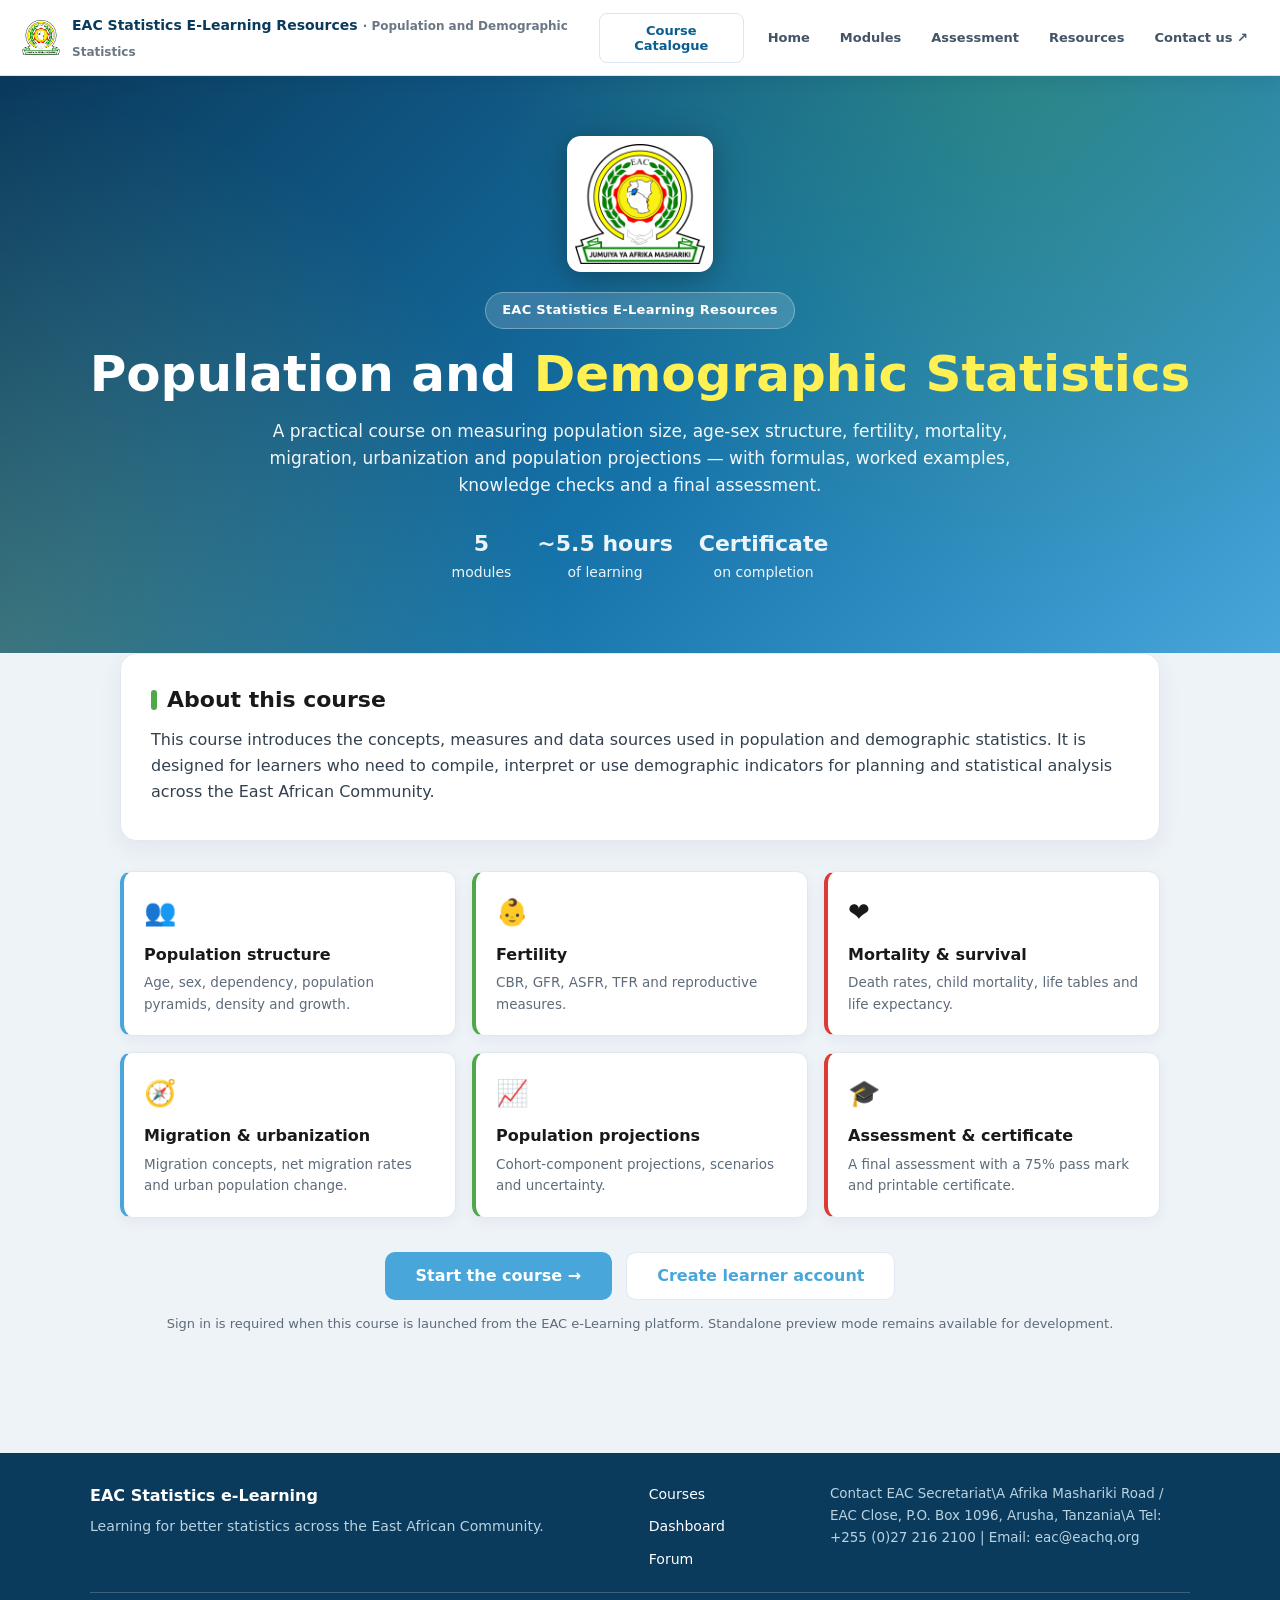
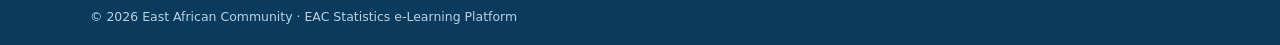
<file: legacy_courses/EAC_Population_Demographic_Statistics.html>
<!DOCTYPE html>
<html lang="en">
<head>
<meta charset="utf-8"/>
<meta name="viewport" content="width=device-width,initial-scale=1"/>
<title>EAC Statistics E-Learning — Population and Demographic Statistics</title>
<meta name="description" content="EAC Statistics e-Learning course on population and demographic statistics."/>
<style>

*{box-sizing:border-box;margin:0;padding:0}
:root{
 --eac-blue:#48A6DB;--eac-blue-d:#2f86bb;--eac-green:#51A84B;--eac-green-d:#3d8a38;
 --eac-yellow:#FFF153;--eac-red:#DB3B33;--eac-ink:#191919;
 --bg:#eef3f8;--card:#ffffff;--line:#e1e8f0;--muted:#5d6b7a;--soft:#f5f8fc;
}
html{scroll-behavior:smooth}
body{font-family:'Segoe UI',system-ui,-apple-system,Arial,sans-serif;color:var(--eac-ink);background:var(--bg);line-height:1.6}
.screen{display:none;min-height:100vh}
.screen.active{display:block}
.wrap{max-width:1080px;margin:0 auto;padding:0 20px}
.btn{display:inline-flex;align-items:center;gap:8px;border:1px solid transparent;border-radius:10px;padding:12px 22px;font-size:15px;font-weight:700;cursor:pointer;text-decoration:none;transition:.15s;font-family:inherit;line-height:1}
.btn-lg{padding:15px 30px;font-size:16px}
.btn-blue{background:var(--eac-blue);color:#fff}.btn-blue:hover{background:var(--eac-blue-d)}
.btn-green{background:var(--eac-green);color:#fff}.btn-green:hover{background:var(--eac-green-d)}
.btn-ghost{background:#fff;color:var(--eac-blue);border-color:var(--line)}.btn-ghost:hover{border-color:var(--eac-blue)}
.btn:disabled{opacity:.4;cursor:not-allowed}

/* topbar */
.topbar{position:sticky;top:0;z-index:40;background:#fff;border-bottom:1px solid var(--line);display:flex;align-items:center;gap:12px;padding:9px 20px;box-shadow:0 1px 6px rgba(20,40,70,.04)}
.topbar img{height:38px;width:auto}
.tb-brand{display:flex;align-items:center;gap:12px;cursor:pointer;border-radius:9px;padding:3px 7px;margin-left:-7px;transition:.15s}
.tb-brand:hover{background:var(--soft)}
.topbar .tb-t{font-weight:800;font-size:15px;color:var(--eac-ink)}
.topbar .tb-s{color:var(--muted);font-size:12.5px;font-weight:600}
.topbar .tb-sp{flex:1}
.topbar .tb-link{font-size:13px;font-weight:700;color:var(--eac-blue);background:none;border:none;cursor:pointer;padding:8px 10px;border-radius:8px}
.topbar .tb-link:hover{background:var(--soft)}

/* welcome */
.hero{background:linear-gradient(135deg,#0a3a5c,#1572a8 55%,var(--eac-blue));color:#fff;padding:60px 20px 70px;text-align:center;position:relative;overflow:hidden}
.hero::after{content:"";position:absolute;inset:0;background:radial-gradient(circle at 80% 0,rgba(81,168,75,.35),transparent 45%),radial-gradient(circle at 0 100%,rgba(255,241,83,.18),transparent 40%)}
.hero>*{position:relative;z-index:1}
.hero .crest{display:block;height:120px;width:auto;margin:0 auto 20px;padding:8px;background:#fff;border-radius:14px;box-sizing:content-box;filter:drop-shadow(0 6px 16px rgba(0,0,0,.3));mix-blend-mode:normal}
.hero .kicker{display:inline-block;background:rgba(255,255,255,.16);border:1px solid rgba(255,255,255,.3);padding:7px 16px;border-radius:30px;font-size:13px;font-weight:700;letter-spacing:.3px;margin-bottom:18px}
.hero h1{font-size:clamp(30px,5vw,50px);font-weight:800;line-height:1.1;margin-bottom:6px}
.hero h1 .hl{color:var(--eac-yellow)}
.hero .lede{max-width:760px;margin:16px auto 26px;font-size:17px;opacity:.95}
.hero .meta{display:flex;gap:26px;justify-content:center;flex-wrap:wrap;margin-top:26px;font-size:14px;opacity:.92}
.hero .meta b{display:block;font-size:22px;font-weight:800;color:#fff}
.welcome-body{padding:46px 20px 70px}
.about{background:var(--card);border:1px solid var(--line);border-radius:16px;padding:28px 30px;box-shadow:0 8px 26px rgba(20,40,70,.06);margin-top:-46px}
.about h2{font-size:22px;color:var(--eac-ink);margin-bottom:10px}
.about h2::before{content:"";display:inline-block;width:6px;height:20px;background:var(--eac-green);border-radius:3px;margin-right:10px;vertical-align:-3px}
.about p{color:#33414f;margin-bottom:8px}
.feat-grid{display:grid;grid-template-columns:repeat(auto-fit,minmax(250px,1fr));gap:16px;margin:30px 0}
.feat{background:var(--card);border:1px solid var(--line);border-left:4px solid var(--eac-blue);border-radius:12px;padding:20px;box-shadow:0 4px 14px rgba(20,40,70,.05)}
.feat:nth-child(3n+2){border-left-color:var(--eac-green)}
.feat:nth-child(3n){border-left-color:var(--eac-red)}
.feat .ic{font-size:26px;margin-bottom:8px}
.feat h3{font-size:16px;margin-bottom:5px}
.feat p{font-size:13.5px;color:var(--muted)}
.start-cta{text-align:center;margin-top:34px}
.cta-row{display:flex;gap:14px;justify-content:center;flex-wrap:wrap}
.cta-note{font-size:13px;color:var(--muted);margin-top:14px}
.resources{margin-top:22px;background:var(--card);border:1px solid var(--line);border-radius:14px;padding:18px 22px;box-shadow:0 4px 14px rgba(20,40,70,.05)}
.resources h3{font-size:16px;margin-bottom:12px}
.res-links{display:flex;gap:12px;flex-wrap:wrap}
.res-link{display:inline-flex;align-items:center;gap:8px;background:var(--soft);border:1px solid var(--line);border-radius:10px;padding:11px 16px;font-size:14px;font-weight:700;color:var(--eac-blue);text-decoration:none;transition:.15s}
.res-link:hover{border-color:var(--eac-blue);background:#eaf4fb}
.res-link span{font-size:13px;color:var(--muted)}

/* registration */
.reg-card{max-width:720px;margin:40px auto;background:var(--card);border:1px solid var(--line);border-radius:16px;box-shadow:0 10px 30px rgba(20,40,70,.08);overflow:hidden}
.reg-head{background:linear-gradient(120deg,var(--eac-blue),var(--eac-blue-d));color:#fff;padding:24px 30px}
.reg-head h2{font-size:23px;margin-bottom:4px}.reg-head p{opacity:.92;font-size:14px}
.reg-body{padding:26px 30px 30px}
.reg-grid{display:grid;grid-template-columns:1fr 1fr;gap:16px}
.fld{display:flex;flex-direction:column;gap:6px}.fld.full{grid-column:1/-1}
.fld label{font-size:13px;font-weight:700;color:#374756}.fld .req{color:var(--eac-red)}
.fld input,.fld select{padding:11px 12px;border:1.5px solid var(--line);border-radius:9px;font-size:14.5px;font-family:inherit;background:#fff;transition:.15s}
.fld input:focus,.fld select:focus{outline:none;border-color:var(--eac-blue);box-shadow:0 0 0 3px rgba(72,166,219,.15)}
.fld input.err,.fld select.err{border-color:var(--eac-red);background:#fef5f5}
.reg-note{font-size:12.5px;color:var(--muted);margin-top:6px}
.reg-error{display:none;background:#fef5f5;border:1px solid #f3c9c7;color:#a3271f;padding:11px 14px;border-radius:9px;font-size:13.5px;font-weight:600;margin-top:14px}
.reg-actions{margin-top:22px;display:flex;justify-content:space-between;align-items:center;gap:12px;flex-wrap:wrap}

/* hub */
.hub-head{background:linear-gradient(120deg,#0a3a5c,var(--eac-blue));color:#fff;padding:34px 20px 30px}
.hub-head .wrap{display:flex;align-items:center;gap:18px;flex-wrap:wrap}
.hub-head h2{font-size:clamp(22px,3.4vw,30px);font-weight:800}
.hub-head p{opacity:.92;font-size:14.5px;margin-top:3px}
.hub-prog{margin-left:auto;text-align:center;background:rgba(255,255,255,.13);border:1px solid rgba(255,255,255,.25);border-radius:14px;padding:12px 20px;min-width:140px}
.hub-prog b{display:block;font-size:26px;font-weight:800}
.hub-prog small{font-size:12px;opacity:.9}
.hub-body{padding:30px 20px 70px}
.resume-banner{display:none;align-items:center;gap:16px;flex-wrap:wrap;background:linear-gradient(110deg,#eef8f0,#e6f4ec);border:1px solid #cfe8d0;border-left:5px solid var(--eac-green);border-radius:12px;padding:14px 18px;margin-bottom:18px}
.resume-banner .rb-txt{flex:1;min-width:220px;font-size:14px;color:#2c4a30}
.resume-banner .rb-actions{display:flex;gap:10px;align-items:center;flex-wrap:wrap}
.rb-reset{background:none;border:none;color:var(--muted);font-size:12.5px;font-weight:700;text-decoration:underline;cursor:pointer;padding:8px}
.rb-reset:hover{color:var(--eac-red)}
.nostore-note{background:#fffaf0;border:1px solid #f0e0b0;color:#7a5b00;border-radius:10px;padding:11px 15px;font-size:13px;margin-bottom:16px}
.hub-intro{color:#33414f;max-width:820px;margin-bottom:22px}
.mod-bar{display:flex;align-items:center;gap:18px;background:var(--card);border:1px solid var(--line);border-radius:14px;padding:18px 22px;margin-bottom:14px;box-shadow:0 4px 14px rgba(20,40,70,.05);transition:.16s;cursor:pointer;position:relative;overflow:hidden}
.mod-bar::before{content:"";position:absolute;left:0;top:0;bottom:0;width:5px;background:var(--eac-blue)}
.mod-bar:nth-child(3n+2)::before{background:var(--eac-green)}
.mod-bar:nth-child(3n)::before{background:var(--eac-yellow)}
.mod-bar:hover{transform:translateY(-2px);box-shadow:0 10px 26px rgba(20,40,70,.12);border-color:var(--eac-blue)}
.mod-num{flex:none;width:54px;height:54px;border-radius:13px;background:linear-gradient(135deg,var(--eac-blue),var(--eac-blue-d));color:#fff;display:flex;flex-direction:column;align-items:center;justify-content:center;font-weight:800;line-height:1}
.mod-num small{font-size:9px;font-weight:700;opacity:.85;text-transform:uppercase}
.mod-num b{font-size:21px}
.mod-info{flex:1;min-width:0}
.mod-info h3{font-size:17px;margin-bottom:3px}
.mod-info p{font-size:13.3px;color:var(--muted);margin-bottom:6px}
.mod-tags{display:flex;gap:8px;flex-wrap:wrap;font-size:11.5px;color:var(--muted)}
.mod-tags span{background:var(--soft);border:1px solid var(--line);border-radius:20px;padding:3px 10px;font-weight:600}
.mod-go{flex:none;display:flex;align-items:center;gap:10px}
.mod-status{font-size:12px;font-weight:700;color:var(--muted)}
.mod-status.done{color:var(--eac-green)}
.mod-bar .chev{font-size:20px;color:var(--eac-blue)}
.assess-bar{display:flex;align-items:center;gap:18px;background:linear-gradient(120deg,#fff,#fffdf0);border:1.5px solid var(--eac-yellow);border-radius:14px;padding:20px 22px;margin-top:18px;box-shadow:0 6px 18px rgba(20,40,70,.06)}
.assess-bar .ab-ic{width:54px;height:54px;border-radius:13px;background:linear-gradient(135deg,#e8b800,#caa000);color:#fff;display:flex;align-items:center;justify-content:center;font-size:24px;flex:none}
.assess-bar h3{font-size:17px}.assess-bar p{font-size:13.3px;color:var(--muted)}

/* player */
#screen-module{background:var(--bg)}
.player-top{position:sticky;top:0;z-index:30;background:#fff;border-bottom:1px solid var(--line);display:flex;align-items:center;gap:14px;padding:11px 20px}
.back-hub{background:none;border:1px solid var(--line);border-radius:9px;padding:9px 14px;font-size:13.5px;font-weight:700;color:var(--eac-blue);cursor:pointer}
.back-hub:hover{background:var(--soft);border-color:var(--eac-blue)}
.player-meta{flex:1;min-width:0}
.player-meta #playerTitle{display:block;font-weight:800;font-size:15px;white-space:nowrap;overflow:hidden;text-overflow:ellipsis}
.player-meta #slideCount{font-size:12px;color:var(--muted);font-weight:600}
.player-progress{height:5px;background:#dde6ef}
#slideBar{height:100%;width:0;background:linear-gradient(90deg,var(--eac-green),var(--eac-blue));transition:width .35s}
.decks{padding:26px 20px 40px}
.deck{display:none;max-width:900px;margin:0 auto}
.slide{display:none;animation:fade .35s ease}
.slide.active{display:block}
@keyframes fade{from{opacity:0;transform:translateY(8px)}to{opacity:1;transform:none}}
.slide-inner{background:var(--card);border:1px solid var(--line);border-radius:16px;padding:30px 34px;box-shadow:0 8px 26px rgba(20,40,70,.06);min-height:60vh}
.slide-head{display:flex;align-items:center;gap:14px;border-bottom:2px solid var(--soft);padding-bottom:14px;margin-bottom:18px}
.slide-head .sn{flex:none;width:42px;height:42px;border-radius:11px;background:var(--soft);color:var(--eac-blue);display:flex;align-items:center;justify-content:center;font-weight:800;font-size:17px;border:1px solid var(--line)}
.slide-head h3{font-size:21px;flex:1}
.slide-head .st{font-size:12px;color:var(--muted);font-weight:700;background:var(--soft);padding:5px 11px;border-radius:20px;white-space:nowrap}
.slide-cover{text-align:left}
.slide-cover .badge{display:inline-block;background:var(--eac-green);color:#fff;font-size:12px;font-weight:700;padding:5px 14px;border-radius:20px;margin-bottom:12px}
.slide-cover h2{font-size:27px;font-weight:800;margin-bottom:8px}
.slide-cover .msub{color:var(--muted);font-size:15.5px;margin-bottom:16px}
.player-nav{position:sticky;bottom:0;background:#fff;border-top:1px solid var(--line);display:flex;justify-content:space-between;gap:12px;padding:12px 20px;box-shadow:0 -2px 10px rgba(20,40,70,.05)}
 .player-nav .btn{min-width:130px;justify-content:center}.course-footer-inner:after{content:'Contact EAC Secretariat\\A Afrika Mashariki Road / EAC Close, P.O. Box 1096, Arusha, Tanzania\\A Tel: +255 (0)27 216 2100  |  Email: eac@eachq.org';white-space:pre-line;color:#b9d3e1;font-size:.84rem;line-height:1.65;max-width:360px}

/* voiceover placeholder */
.vo{display:flex;align-items:center;gap:12px;background:linear-gradient(110deg,#f0f7fc,#eaf3fb);border:1px solid #cfe4f3;border-radius:12px;padding:11px 14px;margin:0 0 18px}
.vo-play{flex:none;width:40px;height:40px;border-radius:50%;border:none;background:var(--eac-blue);color:#fff;font-size:16px;cursor:pointer;display:flex;align-items:center;justify-content:center;transition:.15s}
.vo-play:hover:not(:disabled){background:var(--eac-blue-d)}
.vo-play:disabled{background:#b9cfe0;cursor:not-allowed}
.vo-meta{flex:1;min-width:0}
.vo-label{font-weight:800;font-size:13px;color:#1a5a82;display:flex;align-items:center;gap:7px}
.vo-status{font-size:11.5px;color:#6b8298;font-weight:600}
.vo-toggle{background:none;border:1px solid #bcd8ea;color:#1a5a82;border-radius:8px;font-size:12px;font-weight:700;padding:6px 11px;cursor:pointer;white-space:nowrap}
.vo-toggle:hover{background:#fff}
.vo-script{display:none;flex-basis:100%;margin-top:4px;background:#fff;border:1px dashed #bcd8ea;border-radius:9px;padding:12px 14px;font-size:13.3px;color:#34505f;line-height:1.65}
.vo-script.show{display:block}
.vo-script b{color:#1a5a82}

/* content blocks */
.slide-inner .lead{font-size:16.5px;color:#2b3a47;margin-bottom:16px;font-weight:500}
.subh{font-size:16px;color:var(--eac-blue-d);margin:18px 0 10px;font-weight:800}
.def{display:flex;flex-direction:column;gap:3px;background:var(--soft);border-left:3px solid var(--eac-blue);border-radius:0 9px 9px 0;padding:12px 16px;margin:10px 0}
.def .t{font-weight:800;font-size:14.5px}.def .x{color:#44535f;font-size:14px}
.callout{border-radius:11px;padding:15px 18px;margin:15px 0;border:1px solid}
.callout h4{font-size:14.5px;margin-bottom:5px;display:flex;align-items:center;gap:8px}
.callout p{font-size:14px}
.callout.info{background:#eef6fc;border-color:#cfe4f3}.callout.info h4{color:#1a5a82}
.callout.tip{background:#eef8f0;border-color:#cfe8d0}.callout.tip h4{color:var(--eac-green-d)}
.callout.warn{background:#fffaf0;border-color:#f0e0b0}.callout.warn h4{color:#9a7000}
.callout.danger{background:#fef5f5;border-color:#f3c9c7}.callout.danger h4{color:var(--eac-red)}
.cards{display:grid;grid-template-columns:repeat(auto-fit,minmax(180px,1fr));gap:12px;margin:14px 0}
.bcard{background:#fff;border:1px solid var(--line);border-top:3px solid var(--eac-blue);border-radius:11px;padding:14px}
.bcard:nth-child(3n+2){border-top-color:var(--eac-green)}.bcard:nth-child(3n){border-top-color:var(--eac-red)}
.bcard .p{font-weight:800;font-size:14px;margin-bottom:5px}.bcard .e{font-size:13px;color:var(--muted)}
table.cmp{width:100%;border-collapse:collapse;margin:14px 0;font-size:13.5px;border:1px solid var(--line);border-radius:10px;overflow:hidden}
table.cmp thead th{background:var(--eac-blue);color:#fff;text-align:left;padding:10px 12px;font-size:13px}
table.cmp td{border-top:1px solid var(--line);padding:9px 12px;vertical-align:top}
table.cmp td.rh{font-weight:700;background:var(--soft);color:var(--eac-ink);white-space:nowrap}
table.cmp tbody tr:nth-child(even){background:#fbfdff}
.svg-wrap{background:#fff;border:1px solid var(--line);border-radius:12px;padding:14px;margin:16px 0;text-align:center}
.svg-wrap h4{font-size:13px;color:var(--muted);margin-bottom:8px;font-weight:700}
.svg-wrap svg{max-width:100%;height:auto}
.obj-grid{display:grid;gap:9px;margin:6px 0}
.obj,.tk{display:flex;gap:11px;align-items:flex-start;background:var(--soft);border-radius:9px;padding:11px 14px}
.obj .n,.tk .n{flex:none;width:24px;height:24px;border-radius:50%;background:var(--eac-blue);color:#fff;display:flex;align-items:center;justify-content:center;font-size:12.5px;font-weight:700}
.tk .n{background:var(--eac-green)}
.outcomes{background:#eef8f0;border:1px solid #cfe8d0;border-radius:11px;padding:14px 18px;margin:14px 0}
.outcomes h4{font-size:14px;color:var(--eac-green-d);margin-bottom:7px}
.outcomes ul{margin-left:18px}.outcomes li{font-size:14px;margin:3px 0}
.takeaways h4{font-size:15px;margin-bottom:8px}
.refs{margin-top:16px;padding-top:12px;border-top:1px dashed var(--line);font-size:12.5px;color:var(--muted)}
.teaser{background:linear-gradient(120deg,#0a3a5c,var(--eac-blue));color:#fff;border-radius:13px;padding:18px 22px;margin-top:8px}
.teaser h3{font-size:16px;margin-bottom:5px}.teaser p{font-size:14px;opacity:.95}

/* quiz */
.quiz{background:#fff;border:1.5px solid var(--eac-blue);border-radius:13px;padding:18px 20px;margin:18px 0;box-shadow:0 4px 14px rgba(72,166,219,.1)}
.q-top{display:flex;align-items:center;gap:10px;margin-bottom:10px;flex-wrap:wrap}
.q-tag{display:inline-flex;align-items:center;gap:7px;background:var(--eac-blue);color:#fff;font-size:12px;font-weight:700;padding:5px 13px;border-radius:20px}
.q-timer{margin-left:auto;font-size:13px;font-weight:800;color:var(--eac-blue-d);background:var(--soft);border:1px solid var(--line);border-radius:18px;padding:4px 12px;font-variant-numeric:tabular-nums}
.q-timer.low{color:var(--eac-red);border-color:#f3c9c7;background:#fef5f5}
.q-q{font-weight:700;font-size:15.5px;margin-bottom:12px}
.opt{display:block;width:100%;text-align:left;background:#fff;border:1.5px solid var(--line);border-radius:10px;padding:12px 15px;margin-bottom:9px;font-size:14.5px;cursor:pointer;transition:.13s;font-family:inherit}
.opt:hover:not(:disabled){border-color:var(--eac-blue);background:var(--soft)}
.opt b{color:var(--eac-blue);margin-right:7px}
.opt.correct{border-color:var(--eac-green);background:#eef8f0}.opt.correct b{color:var(--eac-green-d)}
.opt.wrong{border-color:var(--eac-red);background:#fef5f5}.opt.wrong b{color:var(--eac-red)}
.opt:disabled{cursor:default}
.fb{display:none;margin-top:10px;padding:12px 15px;border-radius:9px;font-size:14px}
.fb.show{display:block}.fb.ok{background:#eef8f0;border:1px solid #cfe8d0;color:#256b2a}
.fb.no{background:#fef5f5;border:1px solid #f3c9c7;color:#9a271f}

/* dragdrop */
.dd{background:#fff;border:1.5px solid var(--eac-green);border-radius:13px;padding:18px 20px;margin:18px 0;box-shadow:0 4px 14px rgba(81,168,75,.1)}
.dd-tag{display:inline-flex;align-items:center;gap:7px;background:var(--eac-green);color:#fff;font-size:12px;font-weight:700;padding:5px 13px;border-radius:20px}
.dd-i{font-size:14px;color:#44535f;margin:9px 0 12px}
.pool{display:flex;flex-wrap:wrap;gap:9px;min-height:48px;padding:11px;background:var(--soft);border:1.5px dashed var(--line);border-radius:10px;margin-bottom:14px}
.chip{background:#fff;border:1.5px solid var(--eac-blue);border-radius:9px;padding:8px 13px;font-size:13.5px;font-weight:600;cursor:grab;user-select:none}
.chip.sel{background:var(--eac-blue);color:#fff;box-shadow:0 3px 10px rgba(72,166,219,.35)}
.chip.right{border-color:var(--eac-green);background:#eef8f0}.chip.wrong{border-color:var(--eac-red);background:#fef5f5}
.bins{display:grid;grid-template-columns:repeat(auto-fit,minmax(150px,1fr));gap:11px}
.bin{border:1.5px solid var(--line);border-radius:10px;overflow:hidden}.bin.over{border-color:var(--eac-blue);background:var(--soft)}
.bin h5{background:var(--soft);padding:8px 11px;font-size:13px;color:var(--eac-ink);border-bottom:1px solid var(--line)}
.bin .drop{min-height:62px;padding:9px;display:flex;flex-direction:column;gap:7px}
.dd-actions{display:flex;gap:9px;margin-top:13px}
.dd-btn{border:none;border-radius:9px;padding:9px 16px;font-size:13.5px;font-weight:700;cursor:pointer;font-family:inherit}
.dd-btn.check{background:var(--eac-green);color:#fff}.dd-btn.reset{background:var(--soft);color:#44535f;border:1px solid var(--line)}

/* click-to-reveal */
.reveal{background:#fff;border:1.5px solid var(--eac-blue);border-radius:13px;padding:18px 20px;margin:18px 0;box-shadow:0 4px 14px rgba(72,166,219,.1)}
.rv-tag{display:inline-flex;align-items:center;gap:7px;background:var(--eac-blue);color:#fff;font-size:12px;font-weight:700;padding:5px 13px;border-radius:20px}
.rv-i{font-size:14px;color:#44535f;margin:9px 0 12px}
.rv-grid{display:flex;flex-wrap:wrap;gap:8px;margin-bottom:14px}
.rv-chip{background:var(--soft);border:1.5px solid var(--line);border-radius:9px;padding:9px 13px;font-size:13.5px;font-weight:600;color:var(--eac-ink);cursor:pointer;transition:.13s;font-family:inherit;text-align:left}
.rv-chip:hover{border-color:var(--eac-blue);background:#eaf4fb}
.rv-chip.active{background:var(--eac-blue);color:#fff;border-color:var(--eac-blue);box-shadow:0 3px 10px rgba(72,166,219,.3)}
.rv-panel{background:var(--soft);border:1px solid var(--line);border-radius:10px;padding:14px 16px;min-height:64px}
.rv-hint{color:var(--muted);font-size:13.5px;text-align:center;padding:10px 0}
.rv-def h5{font-size:15px;color:var(--eac-blue-d);margin-bottom:6px}
.rv-def p{font-size:14px;color:#33414f;line-height:1.6}

/* assessment */
.assess-head{background:linear-gradient(120deg,#0a3a5c,var(--eac-blue));color:#fff;padding:32px 20px}
.assess-head h2{font-size:26px;font-weight:800}.assess-head p{opacity:.93;margin-top:6px;max-width:760px}
.assess-body{padding:28px 20px 70px}
.test-q{background:var(--card);border:1px solid var(--line);border-radius:12px;padding:18px 22px;margin-bottom:14px;box-shadow:0 3px 12px rgba(20,40,70,.05)}
.test-q .tq{font-weight:700;font-size:15.5px;margin-bottom:12px}
.test-q .tq .n{display:inline-flex;width:26px;height:26px;border-radius:50%;background:var(--eac-blue);color:#fff;align-items:center;justify-content:center;font-size:13px;margin-right:9px}
.test-opt{display:block;width:100%;text-align:left;background:#fff;border:1.5px solid var(--line);border-radius:9px;padding:11px 14px;margin-bottom:8px;font-size:14.5px;cursor:pointer;font-family:inherit;transition:.12s}
.test-opt:hover{border-color:var(--eac-blue);background:var(--soft)}
.test-opt.sel{border-color:var(--eac-blue);background:#eaf4fb;font-weight:600}
.test-progress{position:sticky;top:0;background:rgba(238,243,248,.96);backdrop-filter:blur(4px);padding:12px 0;z-index:20;margin-bottom:8px}
.tp-row{display:flex;align-items:center;gap:14px}
.tp-bar{flex:1;height:8px;background:#dde6ef;border-radius:5px;overflow:hidden}.tp-fill{height:100%;width:0;background:linear-gradient(90deg,var(--eac-green),var(--eac-blue));transition:.3s}
.assess-timer{flex:none;font-size:14px;font-weight:800;color:var(--eac-blue-d);background:#fff;border:1.5px solid var(--line);border-radius:20px;padding:5px 14px;font-variant-numeric:tabular-nums}
.assess-timer.low{color:#fff;background:var(--eac-red);border-color:var(--eac-red)}
.tp-txt{font-size:12.5px;color:var(--muted);font-weight:600;margin-top:5px}
.test-submit{text-align:center;margin-top:20px}
#testResult{display:none}#testResult.show{display:block}
.result-card{border-radius:16px;padding:26px;margin-bottom:18px;display:flex;gap:24px;align-items:center;flex-wrap:wrap}
.result-card.pass{background:#eef8f0;border:1.5px solid var(--eac-green)}
.result-card.fail{background:#fffaf0;border:1.5px solid var(--eac-yellow)}
.score-ring{flex:none;width:108px;height:108px;border-radius:50%;display:flex;flex-direction:column;align-items:center;justify-content:center;color:#fff}
.score-ring.pass{background:linear-gradient(135deg,var(--eac-green),var(--eac-green-d))}
.score-ring.fail{background:linear-gradient(135deg,#e0a800,#b88600)}
.score-ring b{font-size:28px;font-weight:800}.score-ring small{font-size:12px;opacity:.9}
.result-text{flex:1;min-width:240px}.result-text h3{font-size:20px;margin-bottom:6px}
.result-actions{margin-top:14px;display:flex;gap:10px;flex-wrap:wrap}
.review-list{margin:6px 0 0 18px;font-size:14px}
.ans-review{margin-top:10px;background:#fff;border:1px solid var(--line);border-radius:12px;padding:6px 18px}
.ans-review summary{cursor:pointer;font-weight:700;color:var(--eac-blue);padding:12px 0}
.ans-item{border-top:1px solid var(--line);padding:12px 0}
.ans-item .ai-q{font-weight:700;font-size:14px;margin-bottom:5px}
.ai-a{font-size:13.5px}.ai-c{font-size:13.5px;color:var(--eac-green-d);font-weight:600;margin-top:2px}
.ai-e{font-size:13px;color:var(--muted);margin-top:4px;font-style:italic}

/* certificate */
.cert-wrap{padding:30px 20px 70px;text-align:center}
.cert-actions{margin:0 auto 22px;display:flex;gap:12px;justify-content:center;flex-wrap:wrap;max-width:760px}
.cert-stage{max-width:920px;margin:0 auto;box-shadow:0 14px 40px rgba(20,40,70,.16);border-radius:8px;overflow:hidden}
.cert-stage svg{display:block;width:100%;height:auto}

@media print{
 .topbar,.cert-actions,.player-nav,.player-top{display:none!important}
 .screen{display:none!important}#screen-certificate{display:block!important}
 .cert-stage{box-shadow:none;max-width:100%}
}
@media(max-width:720px){
 .reg-grid{grid-template-columns:1fr}.slide-inner{padding:22px 18px}
 .hub-prog{margin-left:0;width:100%}.player-nav .btn{min-width:auto;flex:1}
 .topbar .tb-s{display:none}
}

.topbar{position:sticky;top:0;z-index:100;background:#fff!important;background-color:#fff!important;opacity:1!important;border-bottom:1px solid #dce5ee;display:flex;align-items:center;gap:6px;padding:8px 20px;box-shadow:0 4px 18px rgba(20,40,70,.12);backdrop-filter:none!important;-webkit-backdrop-filter:none!important}
.topbar .tb-brand{display:flex;align-items:center;gap:10px;min-width:260px;padding:4px 8px;margin-left:-8px;cursor:pointer;border-radius:8px}.topbar .tb-brand:hover{background:#f5f8fc}
.topbar .tb-brand img{width:42px;height:42px;object-fit:contain;flex:none;background:#fff;border-radius:6px;padding:2px;mix-blend-mode:normal}.topbar .tb-t{font-weight:800;font-size:14px;color:#0a3a5c}.topbar .tb-s{color:#6b7785;font-size:12px;font-weight:600}.topbar .tb-sp{flex:1}.topbar .tb-link{border:0;background:transparent;color:#425466;font:700 13px 'Segoe UI',system-ui,sans-serif;padding:9px 12px;border-radius:8px;cursor:pointer;text-decoration:none}.topbar .tb-link:hover{background:#eef5fa;color:#0a5d8f}.topbar .tb-link.active{background:#0a5d8f;color:#fff}.topbar .tb-catalogue{border:1px solid #dce5ee;color:#0a5d8f}.topbar .tb-catalogue:hover{background:#eef5fa}.topbar .tb-link:last-child{white-space:nowrap}
@media(max-width:760px){.topbar{overflow-x:auto}.topbar .tb-brand{min-width:210px}.topbar .tb-s{display:none}.topbar .tb-link{white-space:nowrap;padding:8px 10px}}
/* EAC responsive hardening */
html,body{max-width:100%;overflow-x:hidden}.wrap{width:100%;max-width:1080px}.topbar{max-width:100%;overflow-x:auto}.topbar .tb-brand{flex:0 1 auto}.hero,.hub-head,.assess-head{overflow:hidden}.slide-inner,.test-q,.about,.resources,.reg-card{max-width:100%;min-width:0;overflow-wrap:anywhere}@media(max-width:760px){.wrap{padding-left:14px;padding-right:14px}.hero{padding:36px 14px 44px}.hero .crest{height:82px}.hero h1{font-size:clamp(25px,8vw,38px)}.hero .lede{font-size:15px}.hero .meta{gap:12px;font-size:12px}.hero .meta b{font-size:18px}.welcome-body,.hub-body,.assess-body,.cert-wrap{padding-left:14px;padding-right:14px}.about{padding:20px}.feat-grid{grid-template-columns:1fr}.mod-bar,.assess-bar{align-items:flex-start;gap:10px;padding:14px}.mod-num,.assess-bar .ab-ic{width:44px;height:44px}.mod-info h3,.assess-bar h3{font-size:15px}.mod-go{margin-left:auto}.cta-row,.result-actions,.cert-actions{width:100%}.cta-row .btn,.result-actions .btn,.cert-actions .btn{width:100%;justify-content:center}.reg-body{padding:20px}.test-q{padding:14px}.tp-row{gap:8px}.assess-timer{padding:5px 9px;font-size:12px}}@media(max-width:480px){.topbar{padding:7px 10px;gap:4px}.topbar .tb-brand{min-width:175px}.topbar .tb-link{padding:7px 8px;font-size:12px}.topbar .tb-brand img{width:34px;height:34px}.player-nav{flex-wrap:wrap}.player-nav .btn{min-width:45%;}.test-opt{font-size:13.5px;padding:10px}.result-card{padding:18px}.score-ring{width:88px;height:88px}.reg-actions{flex-direction:column;align-items:stretch}.reg-actions .btn{width:100%;justify-content:center}}
.course-footer{background:#0a3a5c;color:#dcecf5;padding:30px 24px 18px;margin-top:48px}.course-footer-inner{max-width:1100px;margin:0 auto;display:flex;justify-content:space-between;gap:24px;flex-wrap:wrap}.course-footer h3{margin:0 0 7px;color:#fff;font-size:1rem}.course-footer p{margin:0;color:#b9d3e1;font-size:.88rem}.course-footer nav{display:flex;flex-direction:column;gap:10px;align-items:flex-start}.course-footer a{color:#fff;text-decoration:none;font-size:.88rem}.course-footer a:hover{color:#fff153;text-decoration:underline}.course-footer-bottom{max-width:1100px;margin:22px auto 0;padding-top:14px;border-top:1px solid rgba(255,255,255,.2);color:#b9d3e1;font-size:.78rem}

.example{background:#fff;border:1px solid var(--line);border-left:4px solid var(--eac-green);border-radius:11px;padding:15px 18px;margin:15px 0}
.example h4{font-size:14.5px;margin-bottom:6px;color:var(--eac-green-d)}
.example p,.example li{font-size:14px}
.example ul{margin-left:20px}
.formula{background:#0a3a5c;color:#fff;border-radius:12px;padding:15px 18px;margin:14px 0;text-align:center;font-size:17px;font-weight:800;letter-spacing:.1px}
.formula small{display:block;font-size:12px;font-weight:500;opacity:.88;margin-top:5px}
.key{background:#eef8f0;border:1px solid #cfe8d0;border-radius:9px;padding:11px 14px;margin-top:10px;font-size:13.5px;color:#2c4a30;font-weight:650}
.quiz-inline{background:#fff;border:1.5px solid var(--eac-blue);border-radius:13px;padding:18px 20px;margin:18px 0}
.quiz-inline .q-title{font-weight:800;font-size:15.5px;margin-bottom:11px}
.quiz-inline .q-feedback{display:none;margin-top:9px;padding:10px 12px;border-radius:8px;font-size:13.5px}
.quiz-inline .q-feedback.show{display:block}
.quiz-inline .q-feedback.ok{background:#eef8f0;border:1px solid #cfe8d0;color:#256b2a}
.quiz-inline .q-feedback.no{background:#fef5f5;border:1px solid #f3c9c7;color:#9a271f}
.cert-paper{position:relative;background:#fff;padding:58px 64px;border:14px double #0a3a5c;min-height:650px;text-align:center;overflow:hidden}
.cert-paper::before{content:"EAST AFRICAN COMMUNITY";position:absolute;inset:0;display:flex;align-items:center;justify-content:center;font-size:58px;font-weight:900;color:rgba(10,58,92,.045);transform:rotate(-28deg);white-space:nowrap;pointer-events:none}
.cert-paper>*{position:relative;z-index:1}
.cert-logo{width:92px;height:auto;margin-bottom:14px}
.cert-kicker{font-size:13px;font-weight:800;letter-spacing:2px;color:#0a3a5c;text-transform:uppercase}
.cert-title{font-family:Georgia,serif;font-size:42px;color:#0a3a5c;margin:9px 0}
.cert-sub{font-size:16px;color:#5d6b7a}
.cert-name{font-family:Georgia,serif;font-size:34px;font-weight:700;margin:25px auto 14px;border-bottom:1px solid #93a8b9;max-width:620px;padding-bottom:8px}
.cert-course{font-size:22px;font-weight:800;color:#191919;margin:12px 0}
.cert-meta-grid{display:grid;grid-template-columns:repeat(3,1fr);gap:16px;margin:36px auto 0;max-width:720px}
.cert-meta-grid div{border-top:1px solid #93a8b9;padding-top:8px;font-size:12px;color:#5d6b7a}
.cert-meta-grid b{display:block;color:#191919;font-size:14px}
@media(max-width:720px){.cert-paper{padding:34px 22px}.cert-title{font-size:30px}.cert-name{font-size:26px}.cert-meta-grid{grid-template-columns:1fr}.formula{font-size:15px}}

</style>
</head>
<body>

<div class="topbar">
<div class="tb-brand" id="brandHome" title="Back to course home">
<img alt="East African Community" src="../images/eac-crest.png"/>
<div><span class="tb-t">EAC Statistics E-Learning Resources</span> <span class="tb-s">· Population and Demographic Statistics</span></div>
</div>
<button class="tb-link tb-catalogue" id="catalogueBtn" type="button">Course Catalogue</button>
<span class="tb-sp"></span>
<button class="tb-link" data-screen="welcome">Home</button>
<button class="tb-link" data-screen="hub">Modules</button>
<button class="tb-link" data-screen="assessment">Assessment</button>
<button class="tb-link" id="resourcesBtn" type="button">Resources</button>
<a class="tb-link" href="mailto:statistics.inquiries@eachq.org" rel="noopener" target="_blank">Contact us ↗</a>
</div>

<section class="screen active" id="screen-welcome">
<div class="hero">
<img alt="EAC emblem" class="crest" src="../images/eac-crest.png"/>
<span class="kicker">EAC Statistics E-Learning Resources</span>
<h1>Population and <span class="hl">Demographic Statistics</span></h1>
<p class="lede">A practical course on measuring population size, age-sex structure, fertility, mortality, migration, urbanization and population projections — with formulas, worked examples, knowledge checks and a final assessment.</p>
<div class="meta"><div><b>5</b>modules</div><div><b>~5.5 hours</b>of learning</div><div><b>Certificate</b>on completion</div></div>
</div>
<div class="welcome-body"><div class="wrap">
<div class="about"><h2>About this course</h2><p>This course introduces the concepts, measures and data sources used in population and demographic statistics. It is designed for learners who need to compile, interpret or use demographic indicators for planning and statistical analysis across the East African Community.</p></div>
<div class="feat-grid">
<div class="feat"><div class="ic">👥</div><h3>Population structure</h3><p>Age, sex, dependency, population pyramids, density and growth.</p></div>
<div class="feat"><div class="ic">👶</div><h3>Fertility</h3><p>CBR, GFR, ASFR, TFR and reproductive measures.</p></div>
<div class="feat"><div class="ic">❤️</div><h3>Mortality & survival</h3><p>Death rates, child mortality, life tables and life expectancy.</p></div>
<div class="feat"><div class="ic">🧭</div><h3>Migration & urbanization</h3><p>Migration concepts, net migration rates and urban population change.</p></div>
<div class="feat"><div class="ic">📈</div><h3>Population projections</h3><p>Cohort-component projections, scenarios and uncertainty.</p></div>
<div class="feat"><div class="ic">🎓</div><h3>Assessment & certificate</h3><p>A final assessment with a 75% pass mark and printable certificate.</p></div>
</div>
<div class="start-cta"><div class="cta-row"><button class="btn btn-blue btn-lg" data-screen="hub">Start the course →</button><a class="btn btn-ghost btn-lg" href="../register.php">Create learner account</a></div>
<p class="cta-note">Sign in is required when this course is launched from the EAC e-Learning platform. Standalone preview mode remains available for development.</p></div>
</div></div>
</section>

<section class="screen" id="screen-hub">
<div class="hub-head"><div class="wrap"><div><h2>Course content</h2><p>Population & Demographic Statistics · work through the modules, then take the final assessment</p></div>
<div class="hub-prog"><b><span id="hubDone">0</span>/<span id="hubTotal">5</span></b><small>modules completed</small></div></div></div>
<div class="hub-body"><div class="wrap">
<div class="resume-banner" id="resumeBanner"></div>
<p class="hub-intro">Work through the five modules. Each module develops the concepts using definitions, formulas, examples and knowledge checks. Your place is saved in this browser, and a final assessment draws on all five modules.</p>
<div class="mod-bar" data-mid="m1" data-openmod="m1">
<div class="mod-num"><small>Module</small><b>1</b></div>
<div class="mod-info"><h3>Foundations of Population &amp; Demographic Statistics</h3><p>Core demographic concepts, population change, data sources and quality.</p>
<div class="mod-tags"><span>⏱️ ~55 min</span><span>🎯 5 objectives</span><span>🗂️ 6 slides</span></div></div>
<div class="mod-go"><span class="mod-status">Start →</span><span class="chev">›</span></div></div><div class="mod-bar" data-mid="m2" data-openmod="m2">
<div class="mod-num"><small>Module</small><b>2</b></div>
<div class="mod-info"><h3>Population Size, Structure &amp; Distribution</h3><p>Age-sex composition, dependency, density and population growth.</p>
<div class="mod-tags"><span>⏱️ ~60 min</span><span>🎯 5 objectives</span><span>🗂️ 6 slides</span></div></div>
<div class="mod-go"><span class="mod-status">Start →</span><span class="chev">›</span></div></div><div class="mod-bar" data-mid="m3" data-openmod="m3">
<div class="mod-num"><small>Module</small><b>3</b></div>
<div class="mod-info"><h3>Fertility &amp; Reproduction</h3><p>Birth measures, age-specific fertility, TFR and reproductive indicators.</p>
<div class="mod-tags"><span>⏱️ ~65 min</span><span>🎯 5 objectives</span><span>🗂️ 7 slides</span></div></div>
<div class="mod-go"><span class="mod-status">Start →</span><span class="chev">›</span></div></div><div class="mod-bar" data-mid="m4" data-openmod="m4">
<div class="mod-num"><small>Module</small><b>4</b></div>
<div class="mod-info"><h3>Mortality &amp; Survival</h3><p>Death rates, infant and child mortality, life tables and life expectancy.</p>
<div class="mod-tags"><span>⏱️ ~65 min</span><span>🎯 5 objectives</span><span>🗂️ 7 slides</span></div></div>
<div class="mod-go"><span class="mod-status">Start →</span><span class="chev">›</span></div></div><div class="mod-bar" data-mid="m5" data-openmod="m5">
<div class="mod-num"><small>Module</small><b>5</b></div>
<div class="mod-info"><h3>Migration, Urbanization &amp; Population Projections</h3><p>Migration measures, urban change and cohort-component projections.</p>
<div class="mod-tags"><span>⏱️ ~75 min</span><span>🎯 6 objectives</span><span>🗂️ 8 slides</span></div></div>
<div class="mod-go"><span class="mod-status">Start →</span><span class="chev">›</span></div></div>
<div class="assess-bar"><div class="ab-ic">🎓</div><div class="mod-info" style="flex:1"><h3>Final Assessment</h3><p>20 questions selected from the course bank. Pass mark: 75%.</p></div><button class="btn btn-blue" data-screen="assessment">Start assessment →</button></div>
<div class="resources" id="courseResources"><h3>📚 EAC statistics resources</h3><div class="res-links">
<a class="res-link" href="https://eac.opendataforafrica.org/" rel="noopener" target="_blank">EAC Open Data Portal <span>↗</span></a>
<a class="res-link" href="https://eac.opendataforafrica.org/xlrnoff/eac-statistics-guidelines" rel="noopener" target="_blank">EAC Statistics Guidelines <span>↗</span></a>
</div></div>
</div></div>
</section>

<section class="screen" id="screen-module">
<div class="player-top"><button class="back-hub" data-screen="hub">← All modules</button><div class="player-meta"><span id="playerTitle"></span><span id="slideCount"></span></div></div>
<div class="player-progress"><div id="slideBar"></div></div>
<div class="decks"><div class="deck" data-mid="m1" data-n="6" id="deck-m1"><div class="slide active" data-i="0">
<div class="slide-inner slide-cover"><span class="badge">Module 1 of 5</span>
<h2>Foundations of Population &amp; Demographic Statistics</h2><p class="msub">Core demographic concepts, population change, data sources and quality.</p>

<p class="lead">Demographic statistics describe the size, composition, distribution and change of human populations. They support planning for education, health, labour markets, housing, social protection and regional development across the East African Community.</p>
<h4 class="subh">In this module you will:</h4>
<div class="obj-grid">
<div class="obj"><div class="n">1</div><div>Define population, demography and demographic statistics.</div></div>
<div class="obj"><div class="n">2</div><div>Explain the demographic balancing equation.</div></div>
<div class="obj"><div class="n">3</div><div>Distinguish stocks, flows, rates, ratios and proportions.</div></div>
<div class="obj"><div class="n">4</div><div>Identify major demographic data sources.</div></div>
<div class="obj"><div class="n">5</div><div>Apply basic data-quality principles.</div></div>
</div>
<div class="outcomes"><h4>✅ By the end you will be able to:</h4><ul><li>Explain how births, deaths and migration change a population.</li><li>Select appropriate sources for common demographic indicators.</li><li>Recognise common quality problems such as undercoverage, age misstatement and delayed registration.</li></ul></div>
</div></div>
<div class="slide " data-i="1">
<div class="slide-inner"><div class="slide-head"><div class="sn">2</div><h3>What is demography?</h3><span class="st">Learning slide</span></div>

<p class="lead">Demography is the statistical study of human populations. It examines how many people there are, who they are, where they live and how populations change over time.</p>
<div class="cards">
<div class="bcard"><div class="p">Population size</div><div class="e">The number of people in a defined geographic area at a specified reference time.</div></div>
<div class="bcard"><div class="p">Population structure</div><div class="e">Composition by age, sex and other characteristics.</div></div>
<div class="bcard"><div class="p">Population distribution</div><div class="e">How people are spatially distributed across regions, districts, urban and rural areas.</div></div>
<div class="bcard"><div class="p">Population dynamics</div><div class="e">Change caused by fertility, mortality and migration.</div></div>
</div>
<div class="callout info"><h4>Why demographic statistics matter</h4><p>Population statistics provide denominators for many indicators. For example, health, education and labour statistics often require reliable population estimates by age and sex.</p></div>
</div></div>
<div class="slide " data-i="2">
<div class="slide-inner"><div class="slide-head"><div class="sn">3</div><h3>The demographic balancing equation</h3><span class="st">Learning slide</span></div>

<p>The population at the end of a period is determined by the opening population plus births and immigration, less deaths and emigration.</p>
<div class="formula">P₂ = P₁ + B − D + I − E<small>P₁ = opening population; B = births; D = deaths; I = immigrants; E = emigrants; P₂ = closing population</small></div>
<div class="example"><h4>🧮 Hypothetical EAC example</h4><p>A district begins the year with 800,000 people. During the year there are 24,000 births, 6,000 deaths, 9,000 immigrants and 5,000 emigrants.</p><div class="formula">800,000 + 24,000 − 6,000 + 9,000 − 5,000 = 822,000</div><div class="key">The district ends the year with an estimated population of 822,000.</div></div>
<div class="quiz-inline" data-answer="2" data-explain="Population change is driven directly by births, deaths, immigration and emigration.">
<div class="q-title">Knowledge check: Which set contains the direct components of population change?</div>
<button class="opt">Economic growth, inflation and employment</button>
<button class="opt">School enrolment, households and rainfall</button>
<button class="opt">Births, deaths, immigration and emigration</button>
<button class="opt">Exports, imports, taxes and grants</button>
<div class="q-feedback"></div></div>
</div></div>
<div class="slide " data-i="3">
<div class="slide-inner"><div class="slide-head"><div class="sn">4</div><h3>Stocks, flows, ratios and rates</h3><span class="st">Learning slide</span></div>

<table class="cmp"><thead><tr><th>Measure</th><th>Meaning</th><th>Example</th></tr></thead><tbody>
<tr><td class="rh">Stock</td><td>A quantity measured at a point in time.</td><td>Population on census night.</td></tr>
<tr><td class="rh">Flow</td><td>Events occurring during a period.</td><td>Births registered during a year.</td></tr>
<tr><td class="rh">Proportion</td><td>A part divided by the whole; numerator is included in denominator.</td><td>Share of population aged 0–14.</td></tr>
<tr><td class="rh">Ratio</td><td>One quantity divided by another distinct quantity.</td><td>Sex ratio: males per 100 females.</td></tr>
<tr><td class="rh">Rate</td><td>Frequency of events relative to population exposed to the event, usually over time.</td><td>Crude birth rate per 1,000 population.</td></tr>
</tbody></table>
<div class="callout tip"><h4>Correct denominator matters</h4><p>A demographic rate should use the population actually exposed to the event whenever possible. Age-specific rates therefore provide more analytical detail than crude rates.</p></div>
</div></div>
<div class="slide " data-i="4">
<div class="slide-inner"><div class="slide-head"><div class="sn">5</div><h3>Major demographic data sources</h3><span class="st">Learning slide</span></div>

<div class="cards">
<div class="bcard"><div class="p">🏠 Population & housing census</div><div class="e">Near-complete enumeration at a specified reference time; provides small-area population structure and distribution.</div></div>
<div class="bcard"><div class="p">🧾 CRVS</div><div class="e">Civil registration and vital statistics record births, deaths and other vital events continuously.</div></div>
<div class="bcard"><div class="p">📋 Household surveys</div><div class="e">Sample-based sources that can collect fertility, mortality, migration and socioeconomic characteristics.</div></div>
<div class="bcard"><div class="p">🏛️ Administrative systems</div><div class="e">School, health, immigration, social security and other operational records can complement demographic sources.</div></div>
<div class="bcard"><div class="p">🪪 Population registers</div><div class="e">Continuous systems that maintain information on resident populations where such registers exist.</div></div>
</div>
<table class="cmp"><thead><tr><th>Need</th><th>Often suitable source</th></tr></thead><tbody>
<tr><td class="rh">Small-area population count</td><td>Census</td></tr>
<tr><td class="rh">Continuous births and deaths</td><td>CRVS</td></tr>
<tr><td class="rh">Detailed fertility history</td><td>Household survey</td></tr>
<tr><td class="rh">Border movements</td><td>Immigration/administrative records, complemented by surveys or census</td></tr>
</tbody></table>
</div></div>
<div class="slide " data-i="5">
<div class="slide-inner"><div class="slide-head"><div class="sn">6</div><h3>Data quality and metadata</h3><span class="st">Learning slide</span></div>

<p>High-quality demographic statistics require transparent concepts, consistent classifications and well-documented methods.</p>
<table class="cmp"><thead><tr><th>Quality dimension</th><th>Questions to ask</th></tr></thead><tbody>
<tr><td class="rh">Coverage</td><td>Were all intended people or events captured? Is there undercount or duplication?</td></tr>
<tr><td class="rh">Accuracy</td><td>Are ages, dates, sex and locations correctly reported and coded?</td></tr>
<tr><td class="rh">Timeliness</td><td>How quickly are results available after the reference period?</td></tr>
<tr><td class="rh">Coherence</td><td>Are census, survey, CRVS and administrative estimates reasonably consistent?</td></tr>
<tr><td class="rh">Comparability</td><td>Are concepts and methods stable across places and time?</td></tr>
<tr><td class="rh">Accessibility</td><td>Can users find data, metadata and explanations?</td></tr>
</tbody></table>
<div class="callout warn"><h4>Common demographic data issues</h4><p>Age heaping, under-registration of births or deaths, household omissions, double counting, misclassification of residence and inconsistent geographic boundaries can distort indicators.</p></div>
<div class="quiz-inline" data-answer="1" data-explain="A census is designed to provide population counts and characteristics for small geographic areas at a specific reference time.">
<div class="q-title">Knowledge check: Which source is usually strongest for detailed small-area population counts?</div>
<button class="opt">A small sample survey</button><button class="opt">Population and housing census</button><button class="opt">Price index</button><button class="opt">Trade statistics</button><div class="q-feedback"></div></div>
</div></div></div><div class="deck" data-mid="m2" data-n="6" id="deck-m2"><div class="slide active" data-i="0">
<div class="slide-inner slide-cover"><span class="badge">Module 2 of 5</span>
<h2>Population Size, Structure &amp; Distribution</h2><p class="msub">Age-sex composition, dependency, density and population growth.</p>

<p class="lead">Population structure turns a total headcount into an analytical profile. Age, sex and location reveal demand for schools, jobs, health services, housing and social protection.</p>
<div class="obj-grid"><div class="obj"><div class="n">1</div><div>Measure population composition by age and sex.</div></div><div class="obj"><div class="n">2</div><div>Calculate sex ratio and dependency ratio.</div></div><div class="obj"><div class="n">3</div><div>Interpret population pyramids.</div></div><div class="obj"><div class="n">4</div><div>Calculate population density and growth.</div></div><div class="obj"><div class="n">5</div><div>Explain the demographic dividend concept.</div></div></div>
</div></div>
<div class="slide " data-i="1">
<div class="slide-inner"><div class="slide-head"><div class="sn">2</div><h3>Age and sex structure</h3><span class="st">Learning slide</span></div>

<p>Age and sex are two of the most important demographic variables. Standard age groups often include single years, five-year groups, or broad functional groups such as 0–14, 15–64 and 65+.</p>
<div class="formula">Sex Ratio = (Number of males ÷ Number of females) × 100<small>Often expressed as males per 100 females.</small></div>
<div class="example"><h4>🧮 Example</h4><p>If a population has 510,000 males and 500,000 females:</p><div class="formula">(510,000 ÷ 500,000) × 100 = 102</div><div class="key">There are 102 males for every 100 females.</div></div>
</div></div>
<div class="slide " data-i="2">
<div class="slide-inner"><div class="slide-head"><div class="sn">3</div><h3>Dependency ratios</h3><span class="st">Learning slide</span></div>

<p>A dependency ratio compares populations commonly considered economically dependent with the working-age population. It is a structural indicator, not a direct measure of actual employment or dependency.</p>
<div class="formula">Total Dependency Ratio = ((P₀₋₁₄ + P₆₅₊) ÷ P₁₅₋₆₄) × 100</div>
<div class="cards"><div class="bcard"><div class="p">Child dependency ratio</div><div class="e">Population aged 0–14 relative to working-age population.</div></div><div class="bcard"><div class="p">Old-age dependency ratio</div><div class="e">Population aged 65+ relative to working-age population.</div></div></div>
<div class="example"><h4>🧮 Example</h4><p>A population has 420,000 people aged 0–14, 530,000 aged 15–64 and 50,000 aged 65+.</p><div class="formula">((420,000 + 50,000) ÷ 530,000) × 100 ≈ 88.7</div><div class="key">There are about 89 people in the dependent-age groups per 100 people aged 15–64.</div></div>
</div></div>
<div class="slide " data-i="3">
<div class="slide-inner"><div class="slide-head"><div class="sn">4</div><h3>Population pyramids</h3><span class="st">Learning slide</span></div>

<p>A population pyramid plots age groups vertically and population counts or percentages horizontally, typically showing males and females on opposite sides.</p>
<div class="cards"><div class="bcard"><div class="p">Expansive shape</div><div class="e">Broad base and narrower upper ages; often associated with relatively high fertility and a young population.</div></div><div class="bcard"><div class="p">More stationary shape</div><div class="e">Similar widths across many age groups; suggests slower change in age structure.</div></div><div class="bcard"><div class="p">Constrictive shape</div><div class="e">Narrower younger cohorts relative to middle ages; often associated with lower fertility and population ageing.</div></div></div>
<div class="callout info"><h4>Look for irregularities</h4><p>Bulges, indentations and sex imbalances may reflect past fertility changes, mortality shocks, migration, conflict, boundary changes or data-quality problems.</p></div>
<div class="quiz-inline" data-answer="0" data-explain="A broad base indicates large younger cohorts, commonly associated with relatively high fertility."><div class="q-title">Knowledge check: What does a very broad base on a population pyramid usually suggest?</div><button class="opt">Large younger cohorts and relatively high fertility</button><button class="opt">No migration at all</button><button class="opt">Zero mortality</button><button class="opt">Equal population at every age</button><div class="q-feedback"></div></div>
</div></div>
<div class="slide " data-i="4">
<div class="slide-inner"><div class="slide-head"><div class="sn">5</div><h3>Population density and distribution</h3><span class="st">Learning slide</span></div>

<div class="formula">Population Density = Population ÷ Land Area (km²)</div>
<p>Density is useful for comparing settlement concentration, but national or regional averages can hide major local differences.</p>
<div class="example"><h4>🧮 Hypothetical example</h4><p>A region has 2,400,000 residents and a land area of 30,000 km².</p><div class="formula">2,400,000 ÷ 30,000 = 80 persons/km²</div></div>
<div class="callout tip"><h4>Distribution is more than density</h4><p>Maps, urban-rural classifications and subnational tabulations help identify where people are concentrated and how access to services varies spatially.</p></div>
</div></div>
<div class="slide " data-i="5">
<div class="slide-inner"><div class="slide-head"><div class="sn">6</div><h3>Population growth and the demographic dividend</h3><span class="st">Learning slide</span></div>

<div class="formula">Growth Rate (%) ≈ ((P₂ − P₁) ÷ P₁) × 100<small>For a simple one-period calculation. Compound annual growth is preferable across multiple years.</small></div>
<p>The <strong>demographic dividend</strong> refers to potential economic benefits when the working-age share of the population rises relative to dependent ages. It is not automatic: outcomes depend on health, education, skills, employment, productivity and institutions.</p>
<div class="callout warn"><h4>Interpret carefully</h4><p>A lower dependency ratio does not itself guarantee higher economic growth. It creates a potential opportunity that requires supportive policies and labour-market absorption.</p></div>
<div class="quiz-inline" data-answer="3" data-explain="The demographic dividend is a potential benefit associated with age-structure change, but it depends on policies and economic conditions."><div class="q-title">Knowledge check: Which statement about the demographic dividend is correct?</div><button class="opt">It is guaranteed whenever fertility falls.</button><button class="opt">It means everyone aged 15–64 is employed.</button><button class="opt">It measures only migration.</button><button class="opt">It is a potential benefit that depends on supportive investments and jobs.</button><div class="q-feedback"></div></div>
</div></div></div><div class="deck" data-mid="m3" data-n="7" id="deck-m3"><div class="slide active" data-i="0">
<div class="slide-inner slide-cover"><span class="badge">Module 3 of 5</span>
<h2>Fertility &amp; Reproduction</h2><p class="msub">Birth measures, age-specific fertility, TFR and reproductive indicators.</p>

<p class="lead">Fertility statistics measure the actual occurrence of live births in a population. They are central to understanding population growth and future age structure.</p>
<div class="obj-grid"><div class="obj"><div class="n">1</div><div>Distinguish fertility from fecundity.</div></div><div class="obj"><div class="n">2</div><div>Calculate crude and general fertility rates.</div></div><div class="obj"><div class="n">3</div><div>Interpret age-specific fertility rates.</div></div><div class="obj"><div class="n">4</div><div>Explain total fertility rate.</div></div><div class="obj"><div class="n">5</div><div>Identify fertility data sources and quality issues.</div></div></div>
</div></div>
<div class="slide " data-i="1">
<div class="slide-inner"><div class="slide-head"><div class="sn">2</div><h3>Fertility concepts</h3><span class="st">Learning slide</span></div>

<div class="def"><div class="t">Fertility</div><div class="x">Actual childbearing performance, commonly measured through live births.</div></div>
<div class="def"><div class="t">Fecundity</div><div class="x">Biological capacity to reproduce. Fecundity and observed fertility are not the same.</div></div>
<p>Fertility is influenced by demographic, social, economic, cultural and behavioural factors, including age at union, contraceptive use, breastfeeding, education and desired family size.</p>
</div></div>
<div class="slide " data-i="2">
<div class="slide-inner"><div class="slide-head"><div class="sn">3</div><h3>Crude birth rate and general fertility rate</h3><span class="st">Learning slide</span></div>

<div class="formula">CBR = (Live Births ÷ Mid-year Population) × 1,000</div>
<div class="formula">GFR = (Live Births ÷ Women aged 15–49) × 1,000</div>
<div class="example"><h4>🧮 Example</h4><p>A population of 1,000,000 records 28,000 live births. There are 250,000 women aged 15–49.</p><ul><li>CBR = 28,000 ÷ 1,000,000 × 1,000 = <strong>28 per 1,000 population</strong>.</li><li>GFR = 28,000 ÷ 250,000 × 1,000 = <strong>112 per 1,000 women aged 15–49</strong>.</li></ul></div>
<div class="callout info"><h4>Why “crude”?</h4><p>The crude birth rate uses the total population in its denominator, including people not exposed to childbearing. It is easy to compute but strongly affected by age-sex structure.</p></div>
</div></div>
<div class="slide " data-i="3">
<div class="slide-inner"><div class="slide-head"><div class="sn">4</div><h3>Age-specific fertility rates (ASFR)</h3><span class="st">Learning slide</span></div>

<div class="formula">ASFRₓ = (Births to women in age group x ÷ Women in age group x) × 1,000</div>
<p>ASFRs show the age pattern of childbearing and allow comparisons that are less distorted by differences in age structure.</p>
<table class="cmp"><thead><tr><th>Age group</th><th>Interpretation</th></tr></thead><tbody><tr><td class="rh">15–19</td><td>Adolescent fertility.</td></tr><tr><td class="rh">20–24 to 30–34</td><td>Often contain the largest concentration of births, depending on the population.</td></tr><tr><td class="rh">35–49</td><td>Later-age fertility.</td></tr></tbody></table>
<div class="quiz-inline" data-answer="2" data-explain="ASFR uses women in a specific age group as the population exposed to births in that age group."><div class="q-title">Knowledge check: Which denominator is used for an ASFR for women aged 20–24?</div><button class="opt">Total national population</button><button class="opt">All women aged 15–49</button><button class="opt">Women aged 20–24</button><button class="opt">All households</button><div class="q-feedback"></div></div>
</div></div>
<div class="slide " data-i="4">
<div class="slide-inner"><div class="slide-head"><div class="sn">5</div><h3>Total fertility rate (TFR)</h3><span class="st">Learning slide</span></div>

<p>The total fertility rate summarises age-specific fertility rates into the average number of children a woman would have if she experienced the current age-specific fertility schedule throughout her reproductive years, subject to the assumptions of the period measure.</p>
<div class="formula">TFR = 5 × ΣASFR ÷ 1,000<small>When ASFRs are expressed per 1,000 women in five-year age groups.</small></div>
<div class="callout tip"><h4>TFR is a synthetic cohort measure</h4><p>It describes the fertility schedule of a particular period. It is not the observed completed family size of an actual group of women unless the schedule remains unchanged.</p></div>
</div></div>
<div class="slide " data-i="5">
<div class="slide-inner"><div class="slide-head"><div class="sn">6</div><h3>Other reproductive indicators</h3><span class="st">Learning slide</span></div>

<div class="cards"><div class="bcard"><div class="p">Gross reproduction rate</div><div class="e">Average number of daughters a woman would bear under current fertility rates, ignoring female mortality.</div></div><div class="bcard"><div class="p">Net reproduction rate</div><div class="e">Average number of daughters a newborn girl would bear over her lifetime under current fertility and female mortality schedules.</div></div><div class="bcard"><div class="p">Mean age at childbearing</div><div class="e">Average age of mothers at childbirth, weighted by age-specific fertility.</div></div></div>
<div class="callout info"><h4>Replacement-level fertility</h4><p>Replacement level refers to the fertility required for one generation to replace itself in the long run in the absence of migration. The exact level depends on mortality conditions and the sex ratio at birth; it should not be treated as a universal fixed constant for every population.</p></div>
</div></div>
<div class="slide " data-i="6">
<div class="slide-inner"><div class="slide-head"><div class="sn">7</div><h3>Fertility data sources and quality</h3><span class="st">Learning slide</span></div>

<table class="cmp"><thead><tr><th>Source</th><th>Strength</th><th>Typical limitation</th></tr></thead><tbody><tr><td class="rh">CRVS</td><td>Continuous registration of births where complete.</td><td>Under-registration or delayed registration may bias rates.</td></tr><tr><td class="rh">Census</td><td>Large coverage; can collect recent births and children ever born.</td><td>Recall and reporting errors; limited detail.</td></tr><tr><td class="rh">Household survey</td><td>Detailed birth histories and covariates.</td><td>Sampling error and retrospective recall error.</td></tr></tbody></table>
<div class="quiz-inline" data-answer="1" data-explain="TFR is constructed from age-specific fertility rates and summarizes the current age pattern of fertility."><div class="q-title">Knowledge check: Which measure is built directly from age-specific fertility rates?</div><button class="opt">Population density</button><button class="opt">Total fertility rate</button><button class="opt">Sex ratio</button><button class="opt">Net migration rate</button><div class="q-feedback"></div></div>
</div></div></div><div class="deck" data-mid="m4" data-n="7" id="deck-m4"><div class="slide active" data-i="0">
<div class="slide-inner slide-cover"><span class="badge">Module 4 of 5</span>
<h2>Mortality &amp; Survival</h2><p class="msub">Death rates, infant and child mortality, life tables and life expectancy.</p>

<p class="lead">Mortality statistics measure the occurrence of deaths and survival in populations. They are fundamental for health planning, actuarial analysis and population projections.</p>
<div class="obj-grid"><div class="obj"><div class="n">1</div><div>Calculate crude and age-specific death rates.</div></div><div class="obj"><div class="n">2</div><div>Interpret infant and under-five mortality measures.</div></div><div class="obj"><div class="n">3</div><div>Explain direct and indirect standardization.</div></div><div class="obj"><div class="n">4</div><div>Understand life-table functions.</div></div><div class="obj"><div class="n">5</div><div>Explain life expectancy.</div></div></div>
</div></div>
<div class="slide " data-i="1">
<div class="slide-inner"><div class="slide-head"><div class="sn">2</div><h3>Crude and specific death rates</h3><span class="st">Learning slide</span></div>

<div class="formula">CDR = (Deaths during year ÷ Mid-year Population) × 1,000</div>
<div class="formula">Age-specific Death Rate = (Deaths at age x ÷ Population at age x) × k</div>
<div class="example"><h4>🧮 Example</h4><p>If 7,500 deaths occur in a mid-year population of 1,250,000:</p><div class="formula">(7,500 ÷ 1,250,000) × 1,000 = 6.0 deaths per 1,000 population</div></div>
<div class="callout warn"><h4>Crude rates can mislead comparisons</h4><p>Two populations can have different crude death rates simply because one population is older. Age-standardized rates are often preferable for comparing mortality levels.</p></div>
</div></div>
<div class="slide " data-i="2">
<div class="slide-inner"><div class="slide-head"><div class="sn">3</div><h3>Infant and child mortality</h3><span class="st">Learning slide</span></div>

<div class="formula">IMR = (Deaths under age 1 ÷ Live births) × 1,000</div>
<div class="cards"><div class="bcard"><div class="p">Neonatal mortality</div><div class="e">Deaths in the first 28 completed days of life relative to live births.</div></div><div class="bcard"><div class="p">Post-neonatal mortality</div><div class="e">Deaths after the neonatal period but before age one.</div></div><div class="bcard"><div class="p">Under-five mortality</div><div class="e">Probability of dying before age five, usually expressed per 1,000 live births.</div></div></div>
<div class="callout info"><h4>Rate vs probability</h4><p>Some child mortality indicators are formally probabilities derived from life-table or survey methods, even though they are often informally called “rates.”</p></div>
</div></div>
<div class="slide " data-i="3">
<div class="slide-inner"><div class="slide-head"><div class="sn">4</div><h3>Mortality standardization</h3><span class="st">Learning slide</span></div>

<p>Standardization removes the effect of differing age structures so mortality levels can be compared more fairly.</p>
<div class="cards"><div class="bcard"><div class="p">Direct standardization</div><div class="e">Applies observed age-specific rates to a common standard population.</div></div><div class="bcard"><div class="p">Indirect standardization</div><div class="e">Applies standard age-specific rates to the study population; often summarized using a standardized mortality ratio.</div></div></div>
<div class="quiz-inline" data-answer="0" data-explain="Age standardization helps separate true mortality differences from differences caused by age composition."><div class="q-title">Knowledge check: Why is age standardization useful when comparing mortality?</div><button class="opt">It reduces distortion from different age structures.</button><button class="opt">It guarantees complete death registration.</button><button class="opt">It converts deaths into births.</button><button class="opt">It measures migration.</button><div class="q-feedback"></div></div>
</div></div>
<div class="slide " data-i="4">
<div class="slide-inner"><div class="slide-head"><div class="sn">5</div><h3>Life tables</h3><span class="st">Learning slide</span></div>

<p>A life table describes the mortality experience of a hypothetical cohort subjected to a set of age-specific mortality rates.</p>
<table class="cmp"><thead><tr><th>Symbol</th><th>Meaning</th></tr></thead><tbody><tr><td class="rh">lₓ</td><td>Number of survivors to exact age x from the life-table radix.</td></tr><tr><td class="rh">dₓ</td><td>Deaths between exact ages x and x+n.</td></tr><tr><td class="rh">qₓ</td><td>Probability of dying between x and x+n.</td></tr><tr><td class="rh">Lₓ</td><td>Person-years lived between x and x+n.</td></tr><tr><td class="rh">Tₓ</td><td>Total person-years remaining after age x.</td></tr><tr><td class="rh">eₓ</td><td>Expectation of life at age x.</td></tr></tbody></table>
</div></div>
<div class="slide " data-i="5">
<div class="slide-inner"><div class="slide-head"><div class="sn">6</div><h3>Life expectancy</h3><span class="st">Learning slide</span></div>

<div class="def"><div class="t">Life expectancy at birth</div><div class="x">The average number of years a newborn would live if the current age-specific mortality rates remained in effect throughout life.</div></div>
<p>Life expectancy is a period summary of current mortality conditions. It is not a prediction of exactly how long any individual newborn will live.</p>
<div class="formula">eₓ = Tₓ ÷ lₓ<small>Life-table relationship between remaining person-years and survivors at exact age x.</small></div>
<div class="quiz-inline" data-answer="2" data-explain="Life expectancy summarizes the mortality schedule; it is not an individual prediction."><div class="q-title">Knowledge check: What does life expectancy at birth summarize?</div><button class="opt">Future GDP growth</button><button class="opt">Total migration over a decade</button><button class="opt">Current age-specific mortality conditions</button><button class="opt">Only infant deaths</button><div class="q-feedback"></div></div>
</div></div>
<div class="slide " data-i="6">
<div class="slide-inner"><div class="slide-head"><div class="sn">7</div><h3>Mortality data sources and quality</h3><span class="st">Learning slide</span></div>

<div class="cards"><div class="bcard"><div class="p">CRVS</div><div class="e">Preferred continuous source for deaths and causes of death where registration is complete and medically certified.</div></div><div class="bcard"><div class="p">Census and surveys</div><div class="e">Can estimate adult and child mortality where CRVS is incomplete, using household deaths, birth histories or survival questions.</div></div><div class="bcard"><div class="p">Health systems</div><div class="e">Facility records support cause-specific analysis but may not represent all deaths in the population.</div></div></div>
<div class="callout warn"><h4>Completeness is critical</h4><p>If deaths are under-registered, crude and age-specific mortality rates can be biased downward. Analysts should assess completeness before interpretation.</p></div>
</div></div></div><div class="deck" data-mid="m5" data-n="8" id="deck-m5"><div class="slide active" data-i="0">
<div class="slide-inner slide-cover"><span class="badge">Module 5 of 5</span>
<h2>Migration, Urbanization &amp; Population Projections</h2><p class="msub">Migration measures, urban change and cohort-component projections.</p>

<p class="lead">Migration can rapidly reshape local populations, labour markets and service demand. Population projections then combine fertility, mortality and migration assumptions to estimate future population size and structure.</p>
<div class="obj-grid"><div class="obj"><div class="n">1</div><div>Define internal and international migration.</div></div><div class="obj"><div class="n">2</div><div>Calculate net migration and migration rates.</div></div><div class="obj"><div class="n">3</div><div>Explain urbanization measures.</div></div><div class="obj"><div class="n">4</div><div>Distinguish estimates from projections.</div></div><div class="obj"><div class="n">5</div><div>Explain the cohort-component method.</div></div><div class="obj"><div class="n">6</div><div>Interpret projection scenarios and uncertainty.</div></div></div>
</div></div>
<div class="slide " data-i="1">
<div class="slide-inner"><div class="slide-head"><div class="sn">2</div><h3>Migration concepts</h3><span class="st">Learning slide</span></div>

<div class="def"><div class="t">Migration</div><div class="x">A change in usual residence from one geographic area to another, defined using a specified spatial boundary and time criterion.</div></div>
<div class="cards"><div class="bcard"><div class="p">Internal migration</div><div class="e">Movement between areas within the same country.</div></div><div class="bcard"><div class="p">International migration</div><div class="e">Movement involving a change of country of usual residence.</div></div><div class="bcard"><div class="p">In-migration / immigration</div><div class="e">Movement into the area being studied.</div></div><div class="bcard"><div class="p">Out-migration / emigration</div><div class="e">Movement out of the area being studied.</div></div></div>
<p>Definitions of “usual residence” and duration should be documented because they affect who is classified as a migrant.</p>
</div></div>
<div class="slide " data-i="2">
<div class="slide-inner"><div class="slide-head"><div class="sn">3</div><h3>Migration measures</h3><span class="st">Learning slide</span></div>

<div class="formula">Net Migration = In-migrants − Out-migrants</div>
<div class="formula">Net Migration Rate = (Net Migration ÷ Mid-year Population) × 1,000</div>
<div class="example"><h4>🧮 Example</h4><p>A region records 18,000 in-migrants and 11,000 out-migrants in a population of 700,000.</p><ul><li>Net migration = 18,000 − 11,000 = <strong>7,000</strong>.</li><li>Net migration rate = 7,000 ÷ 700,000 × 1,000 = <strong>10 per 1,000</strong>.</li></ul></div>
<div class="quiz-inline" data-answer="1" data-explain="Net migration is inflows minus outflows."><div class="q-title">Knowledge check: If immigration is 30,000 and emigration is 38,000, net migration equals:</div><button class="opt">+68,000</button><button class="opt">−8,000</button><button class="opt">+8,000</button><button class="opt">0</button><div class="q-feedback"></div></div>
</div></div>
<div class="slide " data-i="3">
<div class="slide-inner"><div class="slide-head"><div class="sn">4</div><h3>Urbanization</h3><span class="st">Learning slide</span></div>

<div class="def"><div class="t">Urbanization</div><div class="x">Increase over time in the proportion of a population living in areas classified as urban.</div></div>
<div class="formula">Urban Share (%) = (Urban Population ÷ Total Population) × 100</div>
<p>Urban population growth can result from natural increase within urban areas, rural-to-urban migration, international migration, and reclassification or expansion of urban boundaries.</p>
<div class="callout warn"><h4>Comparability issue</h4><p>Urban definitions differ across countries and can change over time. Regional comparisons should always review national definitions and boundary changes.</p></div>
</div></div>
<div class="slide " data-i="4">
<div class="slide-inner"><div class="slide-head"><div class="sn">5</div><h3>Population estimates vs projections</h3><span class="st">Learning slide</span></div>

<table class="cmp"><thead><tr><th>Term</th><th>Meaning</th></tr></thead><tbody><tr><td class="rh">Population estimate</td><td>An assessment of population size or structure for a past or current date, using available evidence.</td></tr><tr><td class="rh">Population projection</td><td>A conditional calculation of future population based on specified assumptions about fertility, mortality and migration.</td></tr><tr><td class="rh">Forecast</td><td>A projection presented as the analyst's judgement of a likely future path.</td></tr></tbody></table>
<div class="callout info"><h4>Projections are conditional</h4><p>A projection is not a certainty. Its results depend on the base population, model and assumptions.</p></div>
</div></div>
<div class="slide " data-i="5">
<div class="slide-inner"><div class="slide-head"><div class="sn">6</div><h3>The cohort-component method</h3><span class="st">Learning slide</span></div>

<p>The cohort-component method advances each age-sex cohort over time, applying mortality, adding births and incorporating migration.</p>
<div class="cards"><div class="bcard"><div class="p">1 · Base population</div><div class="e">Start with a population by age and sex for a defined date.</div></div><div class="bcard"><div class="p">2 · Survival</div><div class="e">Apply survival probabilities to move cohorts into older ages.</div></div><div class="bcard"><div class="p">3 · Births</div><div class="e">Apply fertility assumptions to women of reproductive age and distribute births by sex.</div></div><div class="bcard"><div class="p">4 · Migration</div><div class="e">Add or subtract migrants by age and sex.</div></div><div class="bcard"><div class="p">5 · Repeat</div><div class="e">Continue for each projection interval.</div></div></div>
<div class="formula">Future population = Surviving population + Births + Net migration<small>Applied by age and sex in a cohort-component framework.</small></div>
</div></div>
<div class="slide " data-i="6">
<div class="slide-inner"><div class="slide-head"><div class="sn">7</div><h3>Projection scenarios and uncertainty</h3><span class="st">Learning slide</span></div>

<p>Projection exercises commonly use multiple scenarios to show how alternative assumptions affect results.</p>
<div class="cards"><div class="bcard"><div class="p">Low scenario</div><div class="e">A defined combination of assumptions producing relatively lower population growth.</div></div><div class="bcard"><div class="p">Medium scenario</div><div class="e">A central or reference set of assumptions.</div></div><div class="bcard"><div class="p">High scenario</div><div class="e">A defined combination producing relatively higher growth.</div></div></div>
<div class="callout tip"><h4>Uncertainty grows with horizon</h4><p>Near-term projections are strongly influenced by the existing age structure. Longer-term results become increasingly sensitive to fertility, mortality and migration assumptions.</p></div>
<div class="quiz-inline" data-answer="3" data-explain="The cohort-component method explicitly projects age-sex cohorts using fertility, mortality and migration."><div class="q-title">Knowledge check: Which method explicitly applies fertility, mortality and migration to age-sex cohorts?</div><button class="opt">Consumer price index</button><button class="opt">Input-output table</button><button class="opt">Simple trade balance</button><button class="opt">Cohort-component method</button><div class="q-feedback"></div></div>
</div></div>
<div class="slide " data-i="7">
<div class="slide-inner"><div class="slide-head"><div class="sn">8</div><h3>Summary &amp; key takeaways</h3><span class="st">Learning slide</span></div>

<div class="takeaways"><h4>🎯 Course-level takeaways</h4>
<div class="tk"><div class="n">1</div><div>Population change is determined by births, deaths, immigration and emigration.</div></div>
<div class="tk"><div class="n">2</div><div>Age-sex structure affects crude demographic rates and determines many planning needs.</div></div>
<div class="tk"><div class="n">3</div><div>Fertility is best understood through age-specific measures and summary indicators such as TFR.</div></div>
<div class="tk"><div class="n">4</div><div>Mortality analysis uses age-specific rates, child mortality measures and life tables; comparisons often require standardization.</div></div>
<div class="tk"><div class="n">5</div><div>Migration and urbanization can reshape populations quickly, while projections show conditional future paths.</div></div>
<div class="tk"><div class="n">6</div><div>Good demographic analysis depends on strong census, CRVS, survey and administrative data, supported by clear metadata and quality assessment.</div></div>
</div>
<div class="teaser"><h3>🎓 Ready for the final assessment?</h3><p>The final assessment draws questions from all five modules. A score of 75% or higher earns the course certificate.</p></div>
</div></div></div></div>
<div class="player-nav"><button class="btn btn-ghost" id="prevSlide">← Previous</button><button class="btn btn-blue" id="nextSlide">Next →</button></div>
</section>

<section class="screen" id="screen-assessment">
<div class="assess-head"><div class="wrap"><h2>Final Assessment</h2><p>Answer 20 questions covering all five modules. You need 75% or higher to pass and unlock the certificate.</p></div></div>
<div class="assess-body"><div class="wrap">
<div class="test-progress"><div class="tp-row"><div class="tp-bar"><div class="tp-fill" id="testFill"></div></div><div class="assess-timer" id="assessTimer">20:00</div></div><div class="tp-txt" id="testProgressText">0 of 20 answered</div></div>
<div id="testQuestions"></div>
<div class="test-submit"><button class="btn btn-blue btn-lg" id="submitAssessment">Submit assessment</button></div>
<div id="testResult"></div>
</div></div>
</section>

<section class="screen" id="screen-certificate">
<div class="cert-wrap">
<div class="cert-actions"><button class="btn btn-ghost" data-screen="hub">← Back to modules</button><button class="btn btn-green" onclick="window.print()">Print / Save PDF</button></div>
<div class="cert-stage"><div class="cert-paper">
<img class="cert-logo" src="../images/eac-crest.png" alt="East African Community"/>
<div class="cert-kicker">East African Community · Statistics e-Learning</div>
<div class="cert-title">Certificate of Completion</div>
<div class="cert-sub">This certifies that</div>
<div class="cert-name" id="certName">Learner</div>
<div class="cert-sub">has successfully completed the course</div>
<div class="cert-course">Population and Demographic Statistics</div>
<p class="cert-sub">and achieved the required standard in the final assessment.</p>
<div class="cert-meta-grid"><div><b id="certScore">—</b>Assessment score</div><div><b id="certDate">—</b>Date completed</div><div><b id="certId">—</b>Certificate ID</div></div>
</div></div></div>
</section>

<footer class="course-footer"><div class="course-footer-inner"><div><h3>EAC Statistics e-Learning</h3><p>Learning for better statistics across the East African Community.</p></div><nav><a href="../index.php">Courses</a><a href="../dashboard.php">Dashboard</a><a href="../forum.php">Forum</a></nav></div><div class="course-footer-bottom">© 2026 East African Community · EAC Statistics e-Learning Platform</div></footer>

<script>
(function(){
'use strict';

const COURSE={title:'Population and Demographic Statistics',short:'Population & Demography',code:'PDS',year:2026,passMark:75,assessmentCount:20,minutes:20};
const MODNAME={"m1": "Module 1 — Foundations of Population & Demographic Statistics", "m2": "Module 2 — Population Size, Structure & Distribution", "m3": "Module 3 — Fertility & Reproduction", "m4": "Module 4 — Mortality & Survival", "m5": "Module 5 — Migration, Urbanization & Population Projections"};
const BANK=[{"q": "Which four components directly change population size?", "correct": "Births, deaths, immigration and emigration", "opts": ["Inflation, exports, births and employment", "Births, deaths, immigration and emigration", "Taxes, grants, mortality and GDP", "Schooling, rainfall, births and trade"]}, {"q": "Which is a stock measure?", "correct": "Population on census night", "opts": ["Births during a year", "Deaths during a year", "Population on census night", "Migrants entering during a month"]}, {"q": "Which source is usually strongest for small-area population counts?", "correct": "Population and housing census", "opts": ["Small sample survey", "Population and housing census", "Consumer price survey", "Customs declaration"]}, {"q": "What does CRVS primarily provide when complete?", "correct": "Continuous records of vital events", "opts": ["Only trade flows", "Continuous records of vital events", "Only five-year population projections", "National accounts"]}, {"q": "What is a sex ratio of 105 commonly interpreted as?", "correct": "105 males per 100 females", "opts": ["105 females per 100 males", "105 males per 100 females", "105 children per 100 adults", "105 births per 1,000 women"]}, {"q": "Which ages are commonly used as working-age in a simple dependency ratio?", "correct": "15–64", "opts": ["0–14", "15–64", "65–79", "10–19"]}, {"q": "What does a broad base of a population pyramid often indicate?", "correct": "Large younger cohorts and relatively high fertility", "opts": ["No mortality", "Large younger cohorts and relatively high fertility", "No migration", "An equal number at every age"]}, {"q": "Population density is calculated as:", "correct": "Population divided by land area", "opts": ["Land area divided by births", "Population divided by land area", "Deaths divided by population", "Urban population divided by births"]}, {"q": "The demographic dividend is best described as:", "correct": "A potential economic benefit from favourable age structure, conditional on policies and jobs", "opts": ["A guaranteed gain whenever fertility falls", "A measure of infant mortality", "A migration tax", "A potential economic benefit from favourable age structure, conditional on policies and jobs"]}, {"q": "Fertility refers to:", "correct": "Actual childbearing performance", "opts": ["Biological capacity only", "Actual childbearing performance", "Mortality after birth", "Net migration"]}, {"q": "The crude birth rate denominator is:", "correct": "Mid-year total population", "opts": ["Women aged 15–49 only", "Live births", "Mid-year total population", "Households"]}, {"q": "The general fertility rate denominator is:", "correct": "Women aged 15–49", "opts": ["Total population", "Women aged 15–49", "Children under 5", "All males"]}, {"q": "ASFR for ages 20–24 uses which denominator?", "correct": "Women aged 20–24", "opts": ["All women", "Women aged 20–24", "Total population", "Live births"]}, {"q": "TFR is constructed primarily from:", "correct": "Age-specific fertility rates", "opts": ["Population density", "Age-specific fertility rates", "Sex ratios", "Migration stocks"]}, {"q": "Which statement about TFR is correct?", "correct": "It summarizes the current age-specific fertility schedule", "opts": ["It is the observed completed fertility of every woman", "It summarizes the current age-specific fertility schedule", "It measures mortality", "It always equals replacement level"]}, {"q": "The crude death rate is deaths divided by:", "correct": "Mid-year population", "opts": ["Live births", "Women aged 15–49", "Mid-year population", "Land area"]}, {"q": "Why can crude death rates mislead comparisons?", "correct": "Populations may have different age structures", "opts": ["They never use deaths", "Populations may have different age structures", "They are always percentages", "They measure fertility"]}, {"q": "The infant mortality measure concerns deaths before:", "correct": "Age one", "opts": ["Age five", "Age one", "Age fifteen", "Age sixty-five"]}, {"q": "Direct age standardization applies:", "correct": "Observed age-specific rates to a common standard population", "opts": ["A common fertility rate to every country", "Observed age-specific rates to a common standard population", "Migration rates to births", "GDP growth to population"]}, {"q": "Life expectancy at birth is:", "correct": "A summary of current age-specific mortality conditions", "opts": ["An exact prediction for each newborn", "A summary of current age-specific mortality conditions", "A fertility rate", "A migration count"]}, {"q": "In a life table, lₓ represents:", "correct": "Survivors to exact age x", "opts": ["Births at age x", "Survivors to exact age x", "Migrants at age x", "Population density"]}, {"q": "Net migration equals:", "correct": "In-migrants minus out-migrants", "opts": ["In-migrants plus out-migrants", "In-migrants minus out-migrants", "Deaths minus births", "Births minus deaths"]}, {"q": "Urbanization refers to:", "correct": "An increase in the share of population living in urban areas", "opts": ["Any rise in total population", "An increase in the share of population living in urban areas", "Only rural fertility decline", "Only international migration"]}, {"q": "A population projection is:", "correct": "A conditional calculation based on demographic assumptions", "opts": ["A guaranteed future count", "A conditional calculation based on demographic assumptions", "A past census count", "A price forecast"]}, {"q": "The cohort-component method explicitly uses:", "correct": "Fertility, mortality and migration", "opts": ["Exports, imports and inflation", "Fertility, mortality and migration", "Only migration", "Only births"]}, {"q": "Why are multiple projection scenarios useful?", "correct": "They show sensitivity to alternative assumptions", "opts": ["They eliminate uncertainty", "They show sensitivity to alternative assumptions", "They guarantee accuracy", "They avoid needing a base population"]}, {"q": "Which quality issue can distort age distributions?", "correct": "Age heaping", "opts": ["FOB valuation", "Age heaping", "Tariff coding", "Exchange rates"]}, {"q": "Which statement about migration definitions is correct?", "correct": "Usual residence and time criteria should be documented", "opts": ["All border crossings are automatically migration", "Usual residence and time criteria should be documented", "Migration never affects local planning", "Internal migration crosses an international border"]}, {"q": "A dependency ratio is best interpreted as:", "correct": "An age-structure indicator, not a direct employment measure", "opts": ["The unemployment rate", "An age-structure indicator, not a direct employment measure", "A fertility probability", "A migration balance"]}, {"q": "Which component is added in the demographic balancing equation?", "correct": "Immigration", "opts": ["Deaths", "Emigration", "Immigration", "None of the above"]}];
const KEY='eac_pds_progress_v1';
const STATE={completed:{},pos:null,passed:false,testScore:null,certId:null,learner:null};
const CUR={mid:null,i:0,n:0};
let assessment={questions:[],answers:{},seconds:COURSE.minutes*60,timer:null,started:false};

function saveState(){
  try{
    STATE.localSavedAt=Date.now();
    localStorage.setItem(KEY,JSON.stringify(STATE));
  }catch(e){}
}
function loadState(){
  try{
    const d=JSON.parse(localStorage.getItem(KEY)||'null');
    if(d) Object.assign(STATE,d);
  }catch(e){}
}
function getUser(){
  try{return JSON.parse(localStorage.getItem('user')||'null')}catch(e){return null}
}
function syncLearner(){
  const u=getUser();
  if(u){
    STATE.learner={name:u.fullName||u.name||u.email||'Learner',email:u.email||''};
  }
}
function showScreen(id){
  document.querySelectorAll('.screen').forEach(s=>s.classList.remove('active'));
  const el=document.getElementById('screen-'+id);
  if(!el)return;
  el.classList.add('active');
  document.querySelectorAll('.topbar .tb-link[data-screen]').forEach(b=>{
    const target=b.dataset.screen;
    const active=(id==='module'&&target==='hub')||(id==='certificate'&&target==='assessment')||target===id;
    b.classList.toggle('active',active);
  });
  if(id==='hub')updateHub();
  if(id==='assessment')startAssessment();
  if(id==='certificate')populateCertificate();
  window.scrollTo(0,0);
}
window.showScreen=showScreen;

function openModule(mid,slideIndex=0){
  document.querySelectorAll('.deck').forEach(d=>d.style.display='none');
  const deck=document.getElementById('deck-'+mid);
  if(!deck)return;
  deck.style.display='block';
  CUR.mid=mid;CUR.n=parseInt(deck.dataset.n,10)||1;CUR.i=0;
  document.getElementById('playerTitle').textContent=MODNAME[mid]||'Module';
  showScreen('module');
  gotoSlide(slideIndex);
}
function gotoSlide(i){
  const deck=document.getElementById('deck-'+CUR.mid);if(!deck)return;
  i=Math.max(0,Math.min(CUR.n-1,i));CUR.i=i;
  deck.querySelectorAll('.slide').forEach(s=>s.classList.toggle('active',parseInt(s.dataset.i,10)===i));
  document.getElementById('slideCount').textContent=(i+1)+' / '+CUR.n;
  document.getElementById('slideBar').style.width=((i+1)/CUR.n*100)+'%';
  document.getElementById('prevSlide').style.visibility=i===0?'hidden':'visible';
  document.getElementById('nextSlide').textContent=i===CUR.n-1?'Finish module ✓':'Next →';
  STATE.pos={mid:CUR.mid,i:i};saveState();window.scrollTo(0,0);
}
function nextSlide(){
  if(CUR.i>=CUR.n-1){
    STATE.completed[CUR.mid]=true;saveState();showScreen('hub');
  }else gotoSlide(CUR.i+1);
}
function prevSlide(){gotoSlide(CUR.i-1)}
function updateHub(){
  const done=Object.keys(STATE.completed||{}).filter(k=>STATE.completed[k]).length;
  document.getElementById('hubDone').textContent=done;
  document.querySelectorAll('.mod-bar').forEach(bar=>{
    const st=bar.querySelector('.mod-status');
    if(STATE.completed[bar.dataset.mid]){st.textContent='Completed ✓';st.classList.add('done')}else{st.textContent='Start →';st.classList.remove('done')}
  });
  const banner=document.getElementById('resumeBanner');
  if(STATE.pos && STATE.pos.mid){
    banner.style.display='flex';
    banner.innerHTML='<div class="rb-txt"><strong>Continue learning:</strong> '+(MODNAME[STATE.pos.mid]||'Course')+', slide '+(Number(STATE.pos.i)+1)+'</div><div class="rb-actions"><button class="btn btn-green" id="resumeBtn">Continue →</button><button class="rb-reset" id="resetBtn">Reset progress</button></div>';
    document.getElementById('resumeBtn').onclick=()=>openModule(STATE.pos.mid,Number(STATE.pos.i)||0);
    document.getElementById('resetBtn').onclick=()=>{if(confirm('Reset saved course progress on this browser?')){localStorage.removeItem(KEY);location.reload();}};
  }else banner.style.display='none';
}
function shuffle(a){
  const arr=[...a];for(let i=arr.length-1;i>0;i--){const j=Math.floor(Math.random()*(i+1));[arr[i],arr[j]]=[arr[j],arr[i]];}return arr;
}
function startAssessment(){
  if(assessment.started)return;
  assessment.started=true;assessment.answers={};assessment.seconds=COURSE.minutes*60;
  assessment.questions=shuffle(BANK).slice(0,COURSE.assessmentCount).map(q=>({...q,opts:shuffle(q.opts)}));
  const box=document.getElementById('testQuestions');
  box.innerHTML=assessment.questions.map((q,qi)=>'<div class="test-q"><div class="tq"><span class="n">'+(qi+1)+'</span>'+q.q+'</div>'+q.opts.map((o,oi)=>'<button class="test-opt" data-q="'+qi+'" data-o="'+oi+'">'+o+'</button>').join('')+'</div>').join('');
  box.querySelectorAll('.test-opt').forEach(btn=>btn.addEventListener('click',()=>{
    const qi=Number(btn.dataset.q),oi=Number(btn.dataset.o);
    box.querySelectorAll('.test-opt[data-q="'+qi+'"]').forEach(x=>x.classList.remove('sel'));
    btn.classList.add('sel');assessment.answers[qi]=oi;updateAssessmentProgress();
  }));
  updateAssessmentProgress();startTimer();
}
function updateAssessmentProgress(){
  const n=Object.keys(assessment.answers).length,total=assessment.questions.length||COURSE.assessmentCount;
  document.getElementById('testProgressText').textContent=n+' of '+total+' answered';
  document.getElementById('testFill').style.width=(n/total*100)+'%';
}
function startTimer(){
  clearInterval(assessment.timer);drawTimer();
  assessment.timer=setInterval(()=>{assessment.seconds--;drawTimer();if(assessment.seconds<=0){clearInterval(assessment.timer);submitAssessment(true);}},1000);
}
function drawTimer(){
  const m=Math.floor(assessment.seconds/60),s=assessment.seconds%60,el=document.getElementById('assessTimer');
  el.textContent=String(m).padStart(2,'0')+':'+String(s).padStart(2,'0');
  el.classList.toggle('low',assessment.seconds<=120);
}
function submitAssessment(auto=false){
  if(!assessment.started)return;
  const answered=Object.keys(assessment.answers).length;
  if(!auto && answered<assessment.questions.length && !confirm('You have unanswered questions. Submit anyway?'))return;
  clearInterval(assessment.timer);
  let correct=0;
  assessment.questions.forEach((q,qi)=>{
    const oi=assessment.answers[qi];
    if(oi!==undefined && q.opts[oi]===q.correct)correct++;
  });
  const score=Math.round(correct/assessment.questions.length*100);
  STATE.testScore=score;STATE.passed=score>=COURSE.passMark;
  if(STATE.passed && !STATE.certId) STATE.certId='PDS-'+new Date().getFullYear()+'-'+Math.random().toString(36).slice(2,8).toUpperCase();
  saveState();
  const result=document.getElementById('testResult');result.className='show';
  if(STATE.passed){
    result.innerHTML='<div class="result-card pass"><div class="score-ring pass"><b>'+score+'%</b><small>score</small></div><div class="result-text"><h3>Assessment passed</h3><p>You answered '+correct+' of '+assessment.questions.length+' questions correctly. Your certificate is now available.</p><div class="result-actions"><button class="btn btn-green" id="viewCert">View certificate →</button><button class="btn btn-ghost" id="retake">Retake assessment</button></div></div></div>';
    document.getElementById('viewCert').onclick=()=>showScreen('certificate');
  }else{
    result.innerHTML='<div class="result-card fail"><div class="score-ring fail"><b>'+score+'%</b><small>score</small></div><div class="result-text"><h3>Not yet passed</h3><p>You answered '+correct+' of '+assessment.questions.length+' correctly. Review the modules and try again. Pass mark: '+COURSE.passMark+'%.</p><div class="result-actions"><button class="btn btn-blue" id="backModules">Review modules</button><button class="btn btn-ghost" id="retake">Retake assessment</button></div></div></div>';
    document.getElementById('backModules').onclick=()=>showScreen('hub');
  }
  document.getElementById('retake').onclick=()=>{assessment.started=false;document.getElementById('testResult').className='';document.getElementById('testResult').innerHTML='';startAssessment();window.scrollTo(0,0);};
  window.scrollTo(0,document.body.scrollHeight);
}
function populateCertificate(){
  if(!STATE.passed){showScreen('assessment');return;}
  syncLearner();
  const u=STATE.learner;
  document.getElementById('certName').textContent=(u&&u.name)||'Learner';
  document.getElementById('certScore').textContent=(STATE.testScore||0)+'%';
  document.getElementById('certDate').textContent=new Date().toLocaleDateString(undefined,{year:'numeric',month:'long',day:'numeric'});
  document.getElementById('certId').textContent=STATE.certId||'PDS-CERT';
}
function bindKnowledgeChecks(){
  document.querySelectorAll('.quiz-inline').forEach(q=>{
    const ans=Number(q.dataset.answer),fb=q.querySelector('.q-feedback'),opts=[...q.querySelectorAll('.opt')];
    opts.forEach((b,i)=>b.addEventListener('click',()=>{
      if(opts.some(x=>x.disabled))return;
      opts.forEach(x=>x.disabled=true);
      if(i===ans){b.classList.add('correct');fb.className='q-feedback show ok';fb.textContent='Correct. '+(q.dataset.explain||'');}
      else{b.classList.add('wrong');opts[ans].classList.add('correct');fb.className='q-feedback show no';fb.textContent='Not quite. '+(q.dataset.explain||'');}
    }));
  });
}
function bindNavigation(){
  document.querySelectorAll('[data-screen]').forEach(b=>b.addEventListener('click',e=>{e.preventDefault();showScreen(b.dataset.screen)}));
  document.querySelectorAll('[data-openmod]').forEach(b=>b.addEventListener('click',()=>openModule(b.dataset.openmod)));
  document.getElementById('prevSlide').addEventListener('click',prevSlide);
  document.getElementById('nextSlide').addEventListener('click',nextSlide);
  document.getElementById('submitAssessment').addEventListener('click',()=>submitAssessment(false));
  document.getElementById('brandHome').addEventListener('click',()=>showScreen('welcome'));
  document.getElementById('catalogueBtn').addEventListener('click',()=>{if(window.parent&&window.parent!==window)window.parent.postMessage({type:'eacCatalogue'},'*');else location.href='../index.php';});
  document.getElementById('resourcesBtn').addEventListener('click',()=>{showScreen('hub');setTimeout(()=>document.getElementById('courseResources').scrollIntoView({behavior:'smooth'}),80);});
  document.addEventListener('keydown',e=>{if(!document.getElementById('screen-module').classList.contains('active'))return;if(e.key==='ArrowRight')nextSlide();if(e.key==='ArrowLeft')prevSlide();});
}
loadState();syncLearner();bindNavigation();bindKnowledgeChecks();updateHub();

/* Optional platform hook: parent page may synchronize authentication after iframe load. */
window.eacSyncAuth=function(){syncLearner();saveState();updateHub();};
window.eacCourseMeta=COURSE;
})();
</script>
</body>
</html>
</file>
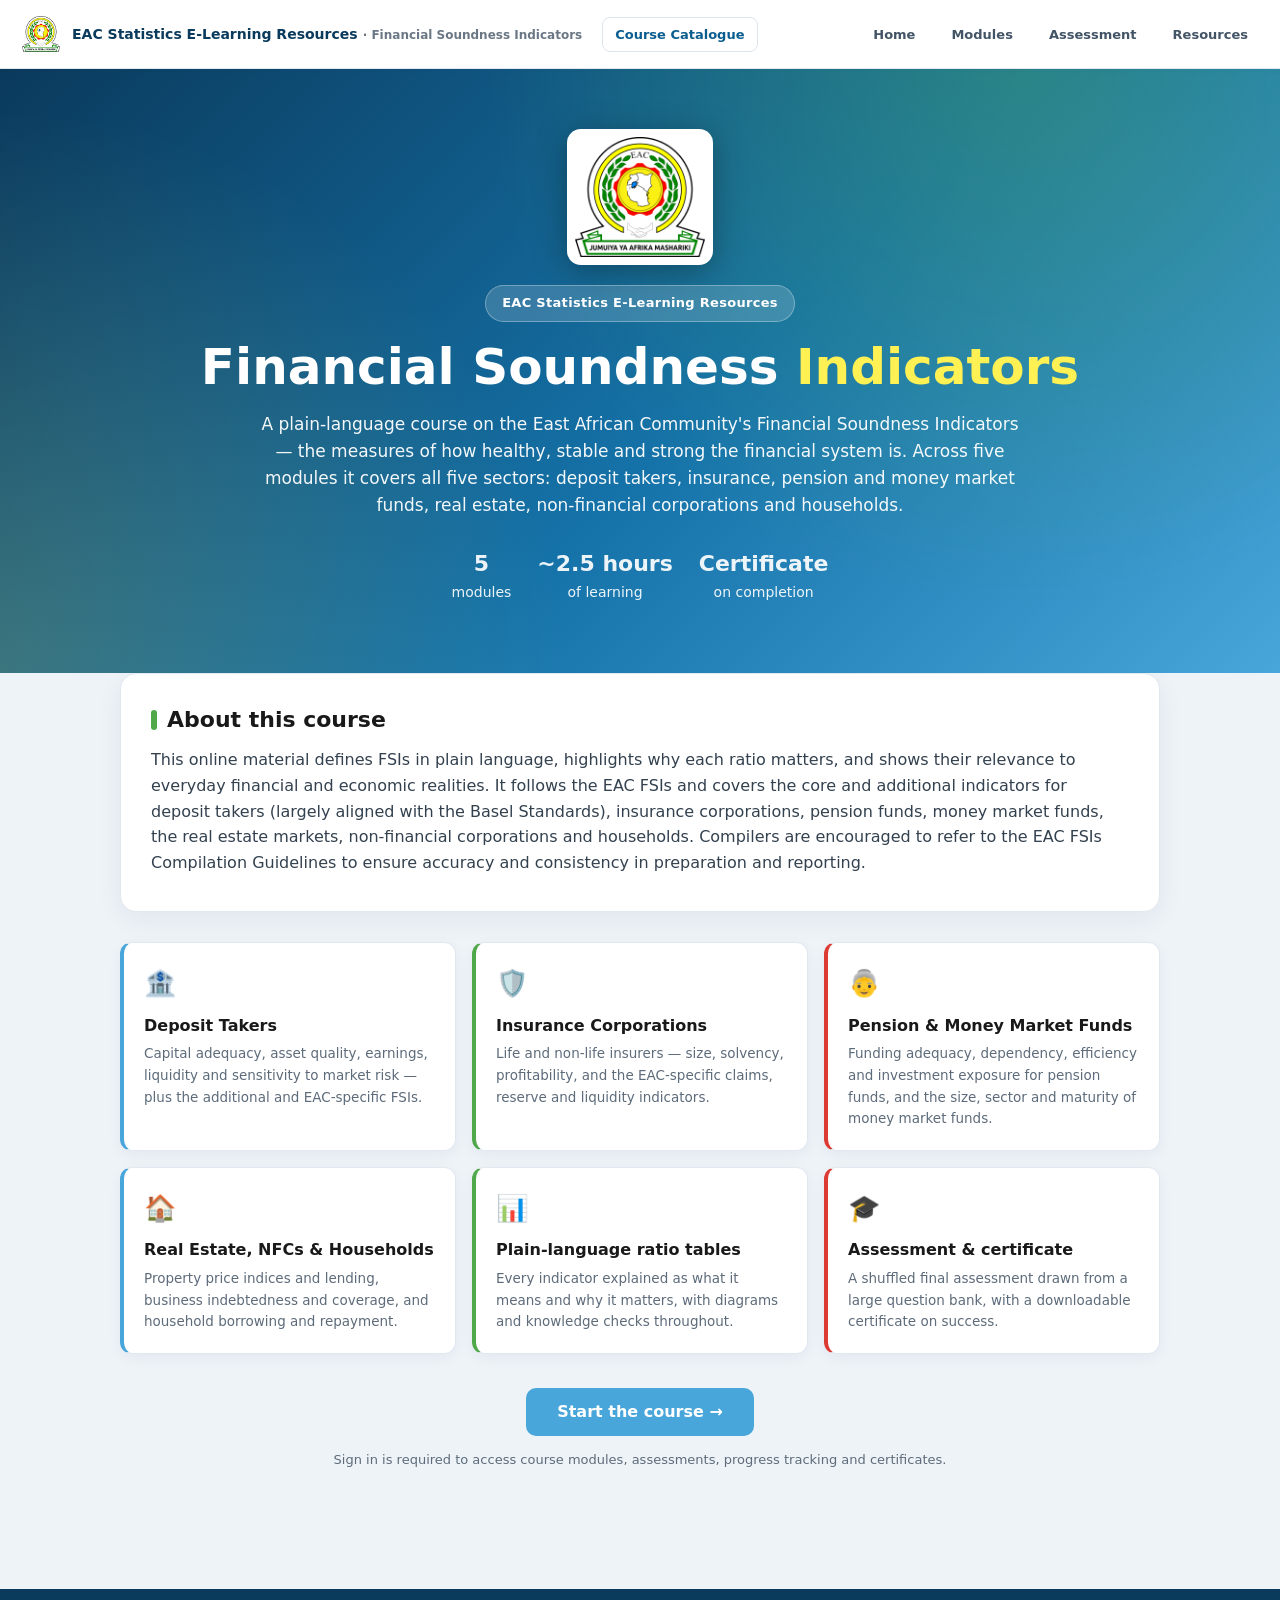
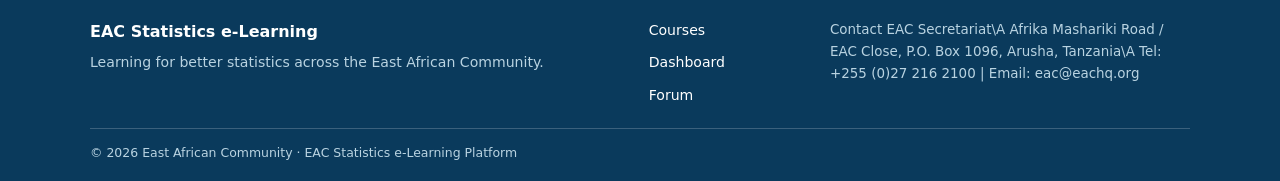
<file: legacy_courses/FSI__EAC_FSI_Course.html>
<!DOCTYPE html>

<html lang="en"><head><meta charset="utf-8"/><meta content="width=device-width,initial-scale=1" name="viewport"/>
<title>EAC Statistics E-Learning Resources — Financial Soundness Indicators</title>
<style>
*{box-sizing:border-box;margin:0;padding:0}
:root{
 --eac-blue:#48A6DB;--eac-blue-d:#2f86bb;--eac-green:#51A84B;--eac-green-d:#3d8a38;
 --eac-yellow:#FFF153;--eac-red:#DB3B33;--eac-ink:#191919;
 --bg:#eef3f8;--card:#ffffff;--line:#e1e8f0;--muted:#5d6b7a;--soft:#f5f8fc;
}
html{scroll-behavior:smooth}
body{font-family:'Segoe UI',system-ui,-apple-system,Arial,sans-serif;color:var(--eac-ink);background:var(--bg);line-height:1.6}
.screen{display:none;min-height:100vh}
.screen.active{display:block}
.wrap{max-width:1080px;margin:0 auto;padding:0 20px}
.btn{display:inline-flex;align-items:center;gap:8px;border:1px solid transparent;border-radius:10px;padding:12px 22px;font-size:15px;font-weight:700;cursor:pointer;text-decoration:none;transition:.15s;font-family:inherit;line-height:1}
.btn-lg{padding:15px 30px;font-size:16px}
.btn-blue{background:var(--eac-blue);color:#fff}.btn-blue:hover{background:var(--eac-blue-d)}
.btn-green{background:var(--eac-green);color:#fff}.btn-green:hover{background:var(--eac-green-d)}
.btn-ghost{background:#fff;color:var(--eac-blue);border-color:var(--line)}.btn-ghost:hover{border-color:var(--eac-blue)}
.btn:disabled{opacity:.4;cursor:not-allowed}

/* topbar */
.topbar{position:sticky;top:0;z-index:40;background:#fff;border-bottom:1px solid var(--line);display:flex;align-items:center;gap:12px;padding:9px 20px;box-shadow:0 1px 6px rgba(20,40,70,.04)}
.topbar img{height:38px;width:auto}
.tb-brand{display:flex;align-items:center;gap:12px;cursor:pointer;border-radius:9px;padding:3px 7px;margin-left:-7px;transition:.15s}
.tb-brand:hover{background:var(--soft)}
.topbar .tb-t{font-weight:800;font-size:15px;color:var(--eac-ink)}
.topbar .tb-s{color:var(--muted);font-size:12.5px;font-weight:600}
.topbar .tb-sp{flex:1}
.topbar .tb-link{font-size:13px;font-weight:700;color:var(--eac-blue);background:none;border:none;cursor:pointer;padding:8px 10px;border-radius:8px}
.topbar .tb-link:hover{background:var(--soft)}

/* welcome */
.hero{background:linear-gradient(135deg,#0a3a5c,#1572a8 55%,var(--eac-blue));color:#fff;padding:60px 20px 70px;text-align:center;position:relative;overflow:hidden}
.hero::after{content:"";position:absolute;inset:0;background:radial-gradient(circle at 80% 0,rgba(81,168,75,.35),transparent 45%),radial-gradient(circle at 0 100%,rgba(255,241,83,.18),transparent 40%)}
.hero>*{position:relative;z-index:1}
.hero .crest{display:block;height:120px;width:auto;margin:0 auto 20px;padding:8px;background:#fff;border-radius:14px;box-sizing:content-box;filter:drop-shadow(0 6px 16px rgba(0,0,0,.3));mix-blend-mode:normal}
.hero .kicker{display:inline-block;background:rgba(255,255,255,.16);border:1px solid rgba(255,255,255,.3);padding:7px 16px;border-radius:30px;font-size:13px;font-weight:700;letter-spacing:.3px;margin-bottom:18px}
.hero h1{font-size:clamp(30px,5vw,50px);font-weight:800;line-height:1.1;margin-bottom:6px}
.hero h1 .hl{color:var(--eac-yellow)}
.hero .lede{max-width:760px;margin:16px auto 26px;font-size:17px;opacity:.95}
.hero .meta{display:flex;gap:26px;justify-content:center;flex-wrap:wrap;margin-top:26px;font-size:14px;opacity:.92}
.hero .meta b{display:block;font-size:22px;font-weight:800;color:#fff}
.welcome-body{padding:46px 20px 70px}
.about{background:var(--card);border:1px solid var(--line);border-radius:16px;padding:28px 30px;box-shadow:0 8px 26px rgba(20,40,70,.06);margin-top:-46px}
.about h2{font-size:22px;color:var(--eac-ink);margin-bottom:10px}
.about h2::before{content:"";display:inline-block;width:6px;height:20px;background:var(--eac-green);border-radius:3px;margin-right:10px;vertical-align:-3px}
.about p{color:#33414f;margin-bottom:8px}
.feat-grid{display:grid;grid-template-columns:repeat(auto-fit,minmax(250px,1fr));gap:16px;margin:30px 0}
.feat{background:var(--card);border:1px solid var(--line);border-left:4px solid var(--eac-blue);border-radius:12px;padding:20px;box-shadow:0 4px 14px rgba(20,40,70,.05)}
.feat:nth-child(3n+2){border-left-color:var(--eac-green)}
.feat:nth-child(3n){border-left-color:var(--eac-red)}
.feat .ic{font-size:26px;margin-bottom:8px}
.feat h3{font-size:16px;margin-bottom:5px}
.feat p{font-size:13.5px;color:var(--muted)}
.start-cta{text-align:center;margin-top:34px}
.cta-row{display:flex;gap:14px;justify-content:center;flex-wrap:wrap}
.cta-note{font-size:13px;color:var(--muted);margin-top:14px}
.resources{margin-top:22px;background:var(--card);border:1px solid var(--line);border-radius:14px;padding:18px 22px;box-shadow:0 4px 14px rgba(20,40,70,.05)}
.resources h3{font-size:16px;margin-bottom:12px}
.res-links{display:flex;gap:12px;flex-wrap:wrap}
.res-link{display:inline-flex;align-items:center;gap:8px;background:var(--soft);border:1px solid var(--line);border-radius:10px;padding:11px 16px;font-size:14px;font-weight:700;color:var(--eac-blue);text-decoration:none;transition:.15s}
.res-link:hover{border-color:var(--eac-blue);background:#eaf4fb}
.res-link span{font-size:13px;color:var(--muted)}

/* registration */
.reg-card{max-width:720px;margin:40px auto;background:var(--card);border:1px solid var(--line);border-radius:16px;box-shadow:0 10px 30px rgba(20,40,70,.08);overflow:hidden}
.reg-head{background:linear-gradient(120deg,var(--eac-blue),var(--eac-blue-d));color:#fff;padding:24px 30px}
.reg-head h2{font-size:23px;margin-bottom:4px}.reg-head p{opacity:.92;font-size:14px}
.reg-body{padding:26px 30px 30px}
.reg-grid{display:grid;grid-template-columns:1fr 1fr;gap:16px}
.fld{display:flex;flex-direction:column;gap:6px}.fld.full{grid-column:1/-1}
.fld label{font-size:13px;font-weight:700;color:#374756}.fld .req{color:var(--eac-red)}
.fld input,.fld select{padding:11px 12px;border:1.5px solid var(--line);border-radius:9px;font-size:14.5px;font-family:inherit;background:#fff;transition:.15s}
.fld input:focus,.fld select:focus{outline:none;border-color:var(--eac-blue);box-shadow:0 0 0 3px rgba(72,166,219,.15)}
.fld input.err,.fld select.err{border-color:var(--eac-red);background:#fef5f5}
.reg-note{font-size:12.5px;color:var(--muted);margin-top:6px}
.reg-error{display:none;background:#fef5f5;border:1px solid #f3c9c7;color:#a3271f;padding:11px 14px;border-radius:9px;font-size:13.5px;font-weight:600;margin-top:14px}
.reg-actions{margin-top:22px;display:flex;justify-content:space-between;align-items:center;gap:12px;flex-wrap:wrap}

/* hub */
.hub-head{background:linear-gradient(120deg,#0a3a5c,var(--eac-blue));color:#fff;padding:34px 20px 30px}
.hub-head .wrap{display:flex;align-items:center;gap:18px;flex-wrap:wrap}
.hub-head h2{font-size:clamp(22px,3.4vw,30px);font-weight:800}
.hub-head p{opacity:.92;font-size:14.5px;margin-top:3px}
.hub-prog{margin-left:auto;text-align:center;background:rgba(255,255,255,.13);border:1px solid rgba(255,255,255,.25);border-radius:14px;padding:12px 20px;min-width:140px}
.hub-prog b{display:block;font-size:26px;font-weight:800}
.hub-prog small{font-size:12px;opacity:.9}
.hub-body{padding:30px 20px 70px}
.resume-banner{display:none;align-items:center;gap:16px;flex-wrap:wrap;background:linear-gradient(110deg,#eef8f0,#e6f4ec);border:1px solid #cfe8d0;border-left:5px solid var(--eac-green);border-radius:12px;padding:14px 18px;margin-bottom:18px}
.resume-banner .rb-txt{flex:1;min-width:220px;font-size:14px;color:#2c4a30}
.resume-banner .rb-actions{display:flex;gap:10px;align-items:center;flex-wrap:wrap}
.rb-reset{background:none;border:none;color:var(--muted);font-size:12.5px;font-weight:700;text-decoration:underline;cursor:pointer;padding:8px}
.rb-reset:hover{color:var(--eac-red)}
.nostore-note{background:#fffaf0;border:1px solid #f0e0b0;color:#7a5b00;border-radius:10px;padding:11px 15px;font-size:13px;margin-bottom:16px}
.hub-intro{color:#33414f;max-width:820px;margin-bottom:22px}
.mod-bar{display:flex;align-items:center;gap:18px;background:var(--card);border:1px solid var(--line);border-radius:14px;padding:18px 22px;margin-bottom:14px;box-shadow:0 4px 14px rgba(20,40,70,.05);transition:.16s;cursor:pointer;position:relative;overflow:hidden}
.mod-bar::before{content:"";position:absolute;left:0;top:0;bottom:0;width:5px;background:var(--eac-blue)}
.mod-bar:nth-child(3n+2)::before{background:var(--eac-green)}
.mod-bar:nth-child(3n)::before{background:var(--eac-yellow)}
.mod-bar:hover{transform:translateY(-2px);box-shadow:0 10px 26px rgba(20,40,70,.12);border-color:var(--eac-blue)}
.mod-num{flex:none;width:54px;height:54px;border-radius:13px;background:linear-gradient(135deg,var(--eac-blue),var(--eac-blue-d));color:#fff;display:flex;flex-direction:column;align-items:center;justify-content:center;font-weight:800;line-height:1}
.mod-num small{font-size:9px;font-weight:700;opacity:.85;text-transform:uppercase}
.mod-num b{font-size:21px}
.mod-info{flex:1;min-width:0}
.mod-info h3{font-size:17px;margin-bottom:3px}
.mod-info p{font-size:13.3px;color:var(--muted);margin-bottom:6px}
.mod-tags{display:flex;gap:8px;flex-wrap:wrap;font-size:11.5px;color:var(--muted)}
.mod-tags span{background:var(--soft);border:1px solid var(--line);border-radius:20px;padding:3px 10px;font-weight:600}
.mod-go{flex:none;display:flex;align-items:center;gap:10px}
.mod-status{font-size:12px;font-weight:700;color:var(--muted)}
.mod-status.done{color:var(--eac-green)}
.mod-bar .chev{font-size:20px;color:var(--eac-blue)}
.assess-bar{display:flex;align-items:center;gap:18px;background:linear-gradient(120deg,#fff,#fffdf0);border:1.5px solid var(--eac-yellow);border-radius:14px;padding:20px 22px;margin-top:18px;box-shadow:0 6px 18px rgba(20,40,70,.06)}
.assess-bar .ab-ic{width:54px;height:54px;border-radius:13px;background:linear-gradient(135deg,#e8b800,#caa000);color:#fff;display:flex;align-items:center;justify-content:center;font-size:24px;flex:none}
.assess-bar h3{font-size:17px}.assess-bar p{font-size:13.3px;color:var(--muted)}

/* player */
#screen-module{background:var(--bg)}
.player-top{position:sticky;top:0;z-index:30;background:#fff;border-bottom:1px solid var(--line);display:flex;align-items:center;gap:14px;padding:11px 20px}
.back-hub{background:none;border:1px solid var(--line);border-radius:9px;padding:9px 14px;font-size:13.5px;font-weight:700;color:var(--eac-blue);cursor:pointer}
.back-hub:hover{background:var(--soft);border-color:var(--eac-blue)}
.player-meta{flex:1;min-width:0}
.player-meta #playerTitle{display:block;font-weight:800;font-size:15px;white-space:nowrap;overflow:hidden;text-overflow:ellipsis}
.player-meta #slideCount{font-size:12px;color:var(--muted);font-weight:600}
.player-progress{height:5px;background:#dde6ef}
#slideBar{height:100%;width:0;background:linear-gradient(90deg,var(--eac-green),var(--eac-blue));transition:width .35s}
.decks{padding:26px 20px 40px}
.deck{display:none;max-width:900px;margin:0 auto}
.slide{display:none;animation:fade .35s ease}
.slide.active{display:block}
@keyframes fade{from{opacity:0;transform:translateY(8px)}to{opacity:1;transform:none}}
.slide-inner{background:var(--card);border:1px solid var(--line);border-radius:16px;padding:30px 34px;box-shadow:0 8px 26px rgba(20,40,70,.06);min-height:60vh}
.slide-head{display:flex;align-items:center;gap:14px;border-bottom:2px solid var(--soft);padding-bottom:14px;margin-bottom:18px}
.slide-head .sn{flex:none;width:42px;height:42px;border-radius:11px;background:var(--soft);color:var(--eac-blue);display:flex;align-items:center;justify-content:center;font-weight:800;font-size:17px;border:1px solid var(--line)}
.slide-head h3{font-size:21px;flex:1}
.slide-head .st{font-size:12px;color:var(--muted);font-weight:700;background:var(--soft);padding:5px 11px;border-radius:20px;white-space:nowrap}
.slide-cover{text-align:left}
.slide-cover .badge{display:inline-block;background:var(--eac-green);color:#fff;font-size:12px;font-weight:700;padding:5px 14px;border-radius:20px;margin-bottom:12px}
.slide-cover h2{font-size:27px;font-weight:800;margin-bottom:8px}
.slide-cover .msub{color:var(--muted);font-size:15.5px;margin-bottom:16px}
.player-nav{position:sticky;bottom:0;background:#fff;border-top:1px solid var(--line);display:flex;justify-content:space-between;gap:12px;padding:12px 20px;box-shadow:0 -2px 10px rgba(20,40,70,.05)}
 .player-nav .btn{min-width:130px;justify-content:center}.course-footer-inner:after{content:'Contact EAC Secretariat\\A Afrika Mashariki Road / EAC Close, P.O. Box 1096, Arusha, Tanzania\\A Tel: +255 (0)27 216 2100  |  Email: eac@eachq.org';white-space:pre-line;color:#b9d3e1;font-size:.84rem;line-height:1.65;max-width:360px}

/* voiceover placeholder */
.vo{display:flex;align-items:center;gap:12px;background:linear-gradient(110deg,#f0f7fc,#eaf3fb);border:1px solid #cfe4f3;border-radius:12px;padding:11px 14px;margin:0 0 18px}
.vo-play{flex:none;width:40px;height:40px;border-radius:50%;border:none;background:var(--eac-blue);color:#fff;font-size:16px;cursor:pointer;display:flex;align-items:center;justify-content:center;transition:.15s}
.vo-play:hover:not(:disabled){background:var(--eac-blue-d)}
.vo-play:disabled{background:#b9cfe0;cursor:not-allowed}
.vo-meta{flex:1;min-width:0}
.vo-label{font-weight:800;font-size:13px;color:#1a5a82;display:flex;align-items:center;gap:7px}
.vo-status{font-size:11.5px;color:#6b8298;font-weight:600}
.vo-toggle{background:none;border:1px solid #bcd8ea;color:#1a5a82;border-radius:8px;font-size:12px;font-weight:700;padding:6px 11px;cursor:pointer;white-space:nowrap}
.vo-toggle:hover{background:#fff}
.vo-script{display:none;flex-basis:100%;margin-top:4px;background:#fff;border:1px dashed #bcd8ea;border-radius:9px;padding:12px 14px;font-size:13.3px;color:#34505f;line-height:1.65}
.vo-script.show{display:block}
.vo-script b{color:#1a5a82}

/* content blocks */
.slide-inner .lead{font-size:16.5px;color:#2b3a47;margin-bottom:16px;font-weight:500}
.subh{font-size:16px;color:var(--eac-blue-d);margin:18px 0 10px;font-weight:800}
.def{display:flex;flex-direction:column;gap:3px;background:var(--soft);border-left:3px solid var(--eac-blue);border-radius:0 9px 9px 0;padding:12px 16px;margin:10px 0}
.def .t{font-weight:800;font-size:14.5px}.def .x{color:#44535f;font-size:14px}
.callout{border-radius:11px;padding:15px 18px;margin:15px 0;border:1px solid}
.callout h4{font-size:14.5px;margin-bottom:5px;display:flex;align-items:center;gap:8px}
.callout p{font-size:14px}
.callout.info{background:#eef6fc;border-color:#cfe4f3}.callout.info h4{color:#1a5a82}
.callout.tip{background:#eef8f0;border-color:#cfe8d0}.callout.tip h4{color:var(--eac-green-d)}
.callout.warn{background:#fffaf0;border-color:#f0e0b0}.callout.warn h4{color:#9a7000}
.callout.danger{background:#fef5f5;border-color:#f3c9c7}.callout.danger h4{color:var(--eac-red)}
.cards{display:grid;grid-template-columns:repeat(auto-fit,minmax(180px,1fr));gap:12px;margin:14px 0}
.bcard{background:#fff;border:1px solid var(--line);border-top:3px solid var(--eac-blue);border-radius:11px;padding:14px}
.bcard:nth-child(3n+2){border-top-color:var(--eac-green)}.bcard:nth-child(3n){border-top-color:var(--eac-red)}
.bcard .p{font-weight:800;font-size:14px;margin-bottom:5px}.bcard .e{font-size:13px;color:var(--muted)}
table.cmp{width:100%;border-collapse:collapse;margin:14px 0;font-size:13.5px;border:1px solid var(--line);border-radius:10px;overflow:hidden}
table.cmp thead th{background:var(--eac-blue);color:#fff;text-align:left;padding:10px 12px;font-size:13px}
table.cmp td{border-top:1px solid var(--line);padding:9px 12px;vertical-align:top}
table.cmp td.rh{font-weight:700;background:var(--soft);color:var(--eac-ink);white-space:nowrap}
table.cmp tbody tr:nth-child(even){background:#fbfdff}
.svg-wrap{background:#fff;border:1px solid var(--line);border-radius:12px;padding:14px;margin:16px 0;text-align:center}
.svg-wrap h4{font-size:13px;color:var(--muted);margin-bottom:8px;font-weight:700}
.svg-wrap svg{max-width:100%;height:auto}
.obj-grid{display:grid;gap:9px;margin:6px 0}
.obj,.tk{display:flex;gap:11px;align-items:flex-start;background:var(--soft);border-radius:9px;padding:11px 14px}
.obj .n,.tk .n{flex:none;width:24px;height:24px;border-radius:50%;background:var(--eac-blue);color:#fff;display:flex;align-items:center;justify-content:center;font-size:12.5px;font-weight:700}
.tk .n{background:var(--eac-green)}
.outcomes{background:#eef8f0;border:1px solid #cfe8d0;border-radius:11px;padding:14px 18px;margin:14px 0}
.outcomes h4{font-size:14px;color:var(--eac-green-d);margin-bottom:7px}
.outcomes ul{margin-left:18px}.outcomes li{font-size:14px;margin:3px 0}
.takeaways h4{font-size:15px;margin-bottom:8px}
.refs{margin-top:16px;padding-top:12px;border-top:1px dashed var(--line);font-size:12.5px;color:var(--muted)}
.teaser{background:linear-gradient(120deg,#0a3a5c,var(--eac-blue));color:#fff;border-radius:13px;padding:18px 22px;margin-top:8px}
.teaser h3{font-size:16px;margin-bottom:5px}.teaser p{font-size:14px;opacity:.95}

/* quiz */
.quiz{background:#fff;border:1.5px solid var(--eac-blue);border-radius:13px;padding:18px 20px;margin:18px 0;box-shadow:0 4px 14px rgba(72,166,219,.1)}
.q-top{display:flex;align-items:center;gap:10px;margin-bottom:10px;flex-wrap:wrap}
.q-tag{display:inline-flex;align-items:center;gap:7px;background:var(--eac-blue);color:#fff;font-size:12px;font-weight:700;padding:5px 13px;border-radius:20px}
.q-timer{margin-left:auto;font-size:13px;font-weight:800;color:var(--eac-blue-d);background:var(--soft);border:1px solid var(--line);border-radius:18px;padding:4px 12px;font-variant-numeric:tabular-nums}
.q-timer.low{color:var(--eac-red);border-color:#f3c9c7;background:#fef5f5}
.q-q{font-weight:700;font-size:15.5px;margin-bottom:12px}
.opt{display:block;width:100%;text-align:left;background:#fff;border:1.5px solid var(--line);border-radius:10px;padding:12px 15px;margin-bottom:9px;font-size:14.5px;cursor:pointer;transition:.13s;font-family:inherit}
.opt:hover:not(:disabled){border-color:var(--eac-blue);background:var(--soft)}
.opt b{color:var(--eac-blue);margin-right:7px}
.opt.correct{border-color:var(--eac-green);background:#eef8f0}.opt.correct b{color:var(--eac-green-d)}
.opt.wrong{border-color:var(--eac-red);background:#fef5f5}.opt.wrong b{color:var(--eac-red)}
.opt:disabled{cursor:default}
.fb{display:none;margin-top:10px;padding:12px 15px;border-radius:9px;font-size:14px}
.fb.show{display:block}.fb.ok{background:#eef8f0;border:1px solid #cfe8d0;color:#256b2a}
.fb.no{background:#fef5f5;border:1px solid #f3c9c7;color:#9a271f}

/* dragdrop */
.dd{background:#fff;border:1.5px solid var(--eac-green);border-radius:13px;padding:18px 20px;margin:18px 0;box-shadow:0 4px 14px rgba(81,168,75,.1)}
.dd-tag{display:inline-flex;align-items:center;gap:7px;background:var(--eac-green);color:#fff;font-size:12px;font-weight:700;padding:5px 13px;border-radius:20px}
.dd-i{font-size:14px;color:#44535f;margin:9px 0 12px}
.pool{display:flex;flex-wrap:wrap;gap:9px;min-height:48px;padding:11px;background:var(--soft);border:1.5px dashed var(--line);border-radius:10px;margin-bottom:14px}
.chip{background:#fff;border:1.5px solid var(--eac-blue);border-radius:9px;padding:8px 13px;font-size:13.5px;font-weight:600;cursor:grab;user-select:none}
.chip.sel{background:var(--eac-blue);color:#fff;box-shadow:0 3px 10px rgba(72,166,219,.35)}
.chip.right{border-color:var(--eac-green);background:#eef8f0}.chip.wrong{border-color:var(--eac-red);background:#fef5f5}
.bins{display:grid;grid-template-columns:repeat(auto-fit,minmax(150px,1fr));gap:11px}
.bin{border:1.5px solid var(--line);border-radius:10px;overflow:hidden}.bin.over{border-color:var(--eac-blue);background:var(--soft)}
.bin h5{background:var(--soft);padding:8px 11px;font-size:13px;color:var(--eac-ink);border-bottom:1px solid var(--line)}
.bin .drop{min-height:62px;padding:9px;display:flex;flex-direction:column;gap:7px}
.dd-actions{display:flex;gap:9px;margin-top:13px}
.dd-btn{border:none;border-radius:9px;padding:9px 16px;font-size:13.5px;font-weight:700;cursor:pointer;font-family:inherit}
.dd-btn.check{background:var(--eac-green);color:#fff}.dd-btn.reset{background:var(--soft);color:#44535f;border:1px solid var(--line)}

/* click-to-reveal */
.reveal{background:#fff;border:1.5px solid var(--eac-blue);border-radius:13px;padding:18px 20px;margin:18px 0;box-shadow:0 4px 14px rgba(72,166,219,.1)}
.rv-tag{display:inline-flex;align-items:center;gap:7px;background:var(--eac-blue);color:#fff;font-size:12px;font-weight:700;padding:5px 13px;border-radius:20px}
.rv-i{font-size:14px;color:#44535f;margin:9px 0 12px}
.rv-grid{display:flex;flex-wrap:wrap;gap:8px;margin-bottom:14px}
.rv-chip{background:var(--soft);border:1.5px solid var(--line);border-radius:9px;padding:9px 13px;font-size:13.5px;font-weight:600;color:var(--eac-ink);cursor:pointer;transition:.13s;font-family:inherit;text-align:left}
.rv-chip:hover{border-color:var(--eac-blue);background:#eaf4fb}
.rv-chip.active{background:var(--eac-blue);color:#fff;border-color:var(--eac-blue);box-shadow:0 3px 10px rgba(72,166,219,.3)}
.rv-panel{background:var(--soft);border:1px solid var(--line);border-radius:10px;padding:14px 16px;min-height:64px}
.rv-hint{color:var(--muted);font-size:13.5px;text-align:center;padding:10px 0}
.rv-def h5{font-size:15px;color:var(--eac-blue-d);margin-bottom:6px}
.rv-def p{font-size:14px;color:#33414f;line-height:1.6}

/* assessment */
.assess-head{background:linear-gradient(120deg,#0a3a5c,var(--eac-blue));color:#fff;padding:32px 20px}
.assess-head h2{font-size:26px;font-weight:800}.assess-head p{opacity:.93;margin-top:6px;max-width:760px}
.assess-body{padding:28px 20px 70px}
.test-q{background:var(--card);border:1px solid var(--line);border-radius:12px;padding:18px 22px;margin-bottom:14px;box-shadow:0 3px 12px rgba(20,40,70,.05)}
.test-q .tq{font-weight:700;font-size:15.5px;margin-bottom:12px}
.test-q .tq .n{display:inline-flex;width:26px;height:26px;border-radius:50%;background:var(--eac-blue);color:#fff;align-items:center;justify-content:center;font-size:13px;margin-right:9px}
.test-opt{display:block;width:100%;text-align:left;background:#fff;border:1.5px solid var(--line);border-radius:9px;padding:11px 14px;margin-bottom:8px;font-size:14.5px;cursor:pointer;font-family:inherit;transition:.12s}
.test-opt:hover{border-color:var(--eac-blue);background:var(--soft)}
.test-opt.sel{border-color:var(--eac-blue);background:#eaf4fb;font-weight:600}
.test-progress{position:sticky;top:0;background:rgba(238,243,248,.96);backdrop-filter:blur(4px);padding:12px 0;z-index:20;margin-bottom:8px}
.tp-row{display:flex;align-items:center;gap:14px}
.tp-bar{flex:1;height:8px;background:#dde6ef;border-radius:5px;overflow:hidden}.tp-fill{height:100%;width:0;background:linear-gradient(90deg,var(--eac-green),var(--eac-blue));transition:.3s}
.assess-timer{flex:none;font-size:14px;font-weight:800;color:var(--eac-blue-d);background:#fff;border:1.5px solid var(--line);border-radius:20px;padding:5px 14px;font-variant-numeric:tabular-nums}
.assess-timer.low{color:#fff;background:var(--eac-red);border-color:var(--eac-red)}
.tp-txt{font-size:12.5px;color:var(--muted);font-weight:600;margin-top:5px}
.test-submit{text-align:center;margin-top:20px}
#testResult{display:none}#testResult.show{display:block}
.result-card{border-radius:16px;padding:26px;margin-bottom:18px;display:flex;gap:24px;align-items:center;flex-wrap:wrap}
.result-card.pass{background:#eef8f0;border:1.5px solid var(--eac-green)}
.result-card.fail{background:#fffaf0;border:1.5px solid var(--eac-yellow)}
.score-ring{flex:none;width:108px;height:108px;border-radius:50%;display:flex;flex-direction:column;align-items:center;justify-content:center;color:#fff}
.score-ring.pass{background:linear-gradient(135deg,var(--eac-green),var(--eac-green-d))}
.score-ring.fail{background:linear-gradient(135deg,#e0a800,#b88600)}
.score-ring b{font-size:28px;font-weight:800}.score-ring small{font-size:12px;opacity:.9}
.result-text{flex:1;min-width:240px}.result-text h3{font-size:20px;margin-bottom:6px}
.result-actions{margin-top:14px;display:flex;gap:10px;flex-wrap:wrap}
.review-list{margin:6px 0 0 18px;font-size:14px}
.ans-review{margin-top:10px;background:#fff;border:1px solid var(--line);border-radius:12px;padding:6px 18px}
.ans-review summary{cursor:pointer;font-weight:700;color:var(--eac-blue);padding:12px 0}
.ans-item{border-top:1px solid var(--line);padding:12px 0}
.ans-item .ai-q{font-weight:700;font-size:14px;margin-bottom:5px}
.ai-a{font-size:13.5px}.ai-c{font-size:13.5px;color:var(--eac-green-d);font-weight:600;margin-top:2px}
.ai-e{font-size:13px;color:var(--muted);margin-top:4px;font-style:italic}

/* certificate */
.cert-wrap{padding:30px 20px 70px;text-align:center}
.cert-actions{margin:0 auto 22px;display:flex;gap:12px;justify-content:center;flex-wrap:wrap;max-width:760px}
.cert-stage{max-width:920px;margin:0 auto;box-shadow:0 14px 40px rgba(20,40,70,.16);border-radius:8px;overflow:hidden}
.cert-stage svg{display:block;width:100%;height:auto}

@media print{
 .topbar,.cert-actions,.player-nav,.player-top{display:none!important}
 .screen{display:none!important}#screen-certificate{display:block!important}
 .cert-stage{box-shadow:none;max-width:100%}
}
@media(max-width:720px){
 .reg-grid{grid-template-columns:1fr}.slide-inner{padding:22px 18px}
 .hub-prog{margin-left:0;width:100%}.player-nav .btn{min-width:auto;flex:1}
 .topbar .tb-s{display:none}
}
</style><style>

<style>
.topbar{position:sticky;top:0;z-index:100;background:#fff!important;background-color:#fff!important;opacity:1!important;border-bottom:1px solid #dce5ee;display:flex;align-items:center;gap:6px;padding:8px 20px;box-shadow:0 4px 18px rgba(20,40,70,.12);backdrop-filter:none!important;-webkit-backdrop-filter:none!important}
.topbar .tb-brand{display:flex;align-items:center;gap:10px;min-width:260px;padding:4px 8px;margin-left:-8px;cursor:pointer;border-radius:8px}.topbar .tb-brand:hover{background:#f5f8fc}
.topbar .tb-brand img{width:42px;height:42px;object-fit:contain;flex:none;background:#fff;border-radius:6px;padding:2px;mix-blend-mode:normal}.topbar .tb-t{font-weight:800;font-size:14px;color:#0a3a5c}.topbar .tb-s{color:#6b7785;font-size:12px;font-weight:600}.topbar .tb-sp{flex:1}.topbar .tb-link{border:0;background:transparent;color:#425466;font:700 13px 'Segoe UI',system-ui,sans-serif;padding:9px 12px;border-radius:8px;cursor:pointer;text-decoration:none}.topbar .tb-link:hover{background:#eef5fa;color:#0a5d8f}.topbar .tb-link.active{background:#0a5d8f;color:#fff}.topbar .tb-catalogue{border:1px solid #dce5ee;color:#0a5d8f}.topbar .tb-catalogue:hover{background:#eef5fa}.topbar .tb-link:last-child{white-space:nowrap}
@media(max-width:760px){.topbar{overflow-x:auto}.topbar .tb-brand{min-width:210px}.topbar .tb-s{display:none}.topbar .tb-link{white-space:nowrap;padding:8px 10px}}
</style>
<style>/* EAC responsive hardening */
html,body{max-width:100%;overflow-x:hidden}.wrap{width:100%;max-width:1080px}.topbar{max-width:100%;overflow-x:auto}.topbar .tb-brand{flex:0 1 auto}.hero,.hub-head,.assess-head{overflow:hidden}.slide-inner,.test-q,.about,.resources,.reg-card{max-width:100%;min-width:0;overflow-wrap:anywhere}@media(max-width:760px){.wrap{padding-left:14px;padding-right:14px}.hero{padding:36px 14px 44px}.hero .crest{height:82px}.hero h1{font-size:clamp(25px,8vw,38px)}.hero .lede{font-size:15px}.hero .meta{gap:12px;font-size:12px}.hero .meta b{font-size:18px}.welcome-body,.hub-body,.assess-body,.cert-wrap{padding-left:14px;padding-right:14px}.about{padding:20px}.feat-grid{grid-template-columns:1fr}.mod-bar,.assess-bar{align-items:flex-start;gap:10px;padding:14px}.mod-num,.assess-bar .ab-ic{width:44px;height:44px}.mod-info h3,.assess-bar h3{font-size:15px}.mod-go{margin-left:auto}.cta-row,.result-actions,.cert-actions{width:100%}.cta-row .btn,.result-actions .btn,.cert-actions .btn{width:100%;justify-content:center}.reg-body{padding:20px}.test-q{padding:14px}.tp-row{gap:8px}.assess-timer{padding:5px 9px;font-size:12px}}@media(max-width:480px){.topbar{padding:7px 10px;gap:4px}.topbar .tb-brand{min-width:175px}.topbar .tb-link{padding:7px 8px;font-size:12px}.topbar .tb-brand img{width:34px;height:34px}.player-nav{flex-wrap:wrap}.player-nav .btn{min-width:45%;}.test-opt{font-size:13.5px;padding:10px}.result-card{padding:18px}.score-ring{width:88px;height:88px}.reg-actions{flex-direction:column;align-items:stretch}.reg-actions .btn{width:100%;justify-content:center}}</style></head>
<body>
<div class="topbar">
<div class="tb-brand" data-screen="welcome" title="Back to the home page">
<img alt="East African Community" src="../images/eac-crest.png"/>
<div><span class="tb-t">EAC Statistics E-Learning Resources</span> <span class="tb-s">· Financial Soundness Indicators</span></div>
</div>
<button class="tb-link tb-catalogue" data-catalogue="" type="button">Course Catalogue</button>
<span class="tb-sp"></span>
<button class="tb-link" data-screen="welcome">Home</button>
<button class="tb-link" data-screen="hub">Modules</button>
<button class="tb-link" data-screen="assessment">Assessment</button>
<button class="tb-link" data-course-resources="" type="button">Resources</button>
</div>
<section class="screen active" id="screen-welcome">
<div class="hero">
<img alt="EAC emblem" class="crest" src="../images/eac-crest.png"/>
<span class="kicker">EAC Statistics E-Learning Resources</span>
<h1>Financial Soundness <span class="hl">Indicators</span></h1>
<p class="lede">A plain-language course on the East African Community's Financial Soundness Indicators — the measures of how healthy, stable and strong the financial system is. Across five modules it covers all five sectors: deposit takers, insurance, pension and money market funds, real estate, non-financial corporations and households.</p>
<div class="meta"><div><b>5</b>modules</div><div><b>~2.5 hours</b>of learning</div><div><b>Certificate</b>on completion</div></div>
</div>
<div class="welcome-body"><div class="wrap">
<div class="about"><h2>About this course</h2><p>This online material defines FSIs in plain language, highlights why each ratio matters, and shows their relevance to everyday financial and economic realities. It follows the EAC FSIs and covers the core and additional indicators for deposit takers (largely aligned with the Basel Standards), insurance corporations, pension funds, money market funds, the real estate markets, non-financial corporations and households. Compilers are encouraged to refer to the EAC FSIs Compilation Guidelines to ensure accuracy and consistency in preparation and reporting.</p></div>
<div class="feat-grid"><div class="feat"><div class="ic">🏦</div><h3>Deposit Takers</h3><p>Capital adequacy, asset quality, earnings, liquidity and sensitivity to market risk — plus the additional and EAC-specific FSIs.</p></div><div class="feat"><div class="ic">🛡️</div><h3>Insurance Corporations</h3><p>Life and non-life insurers — size, solvency, profitability, and the EAC-specific claims, reserve and liquidity indicators.</p></div><div class="feat"><div class="ic">👵</div><h3>Pension &amp; Money Market Funds</h3><p>Funding adequacy, dependency, efficiency and investment exposure for pension funds, and the size, sector and maturity of money market funds.</p></div><div class="feat"><div class="ic">🏠</div><h3>Real Estate, NFCs &amp; Households</h3><p>Property price indices and lending, business indebtedness and coverage, and household borrowing and repayment.</p></div><div class="feat"><div class="ic">📊</div><h3>Plain-language ratio tables</h3><p>Every indicator explained as what it means and why it matters, with diagrams and knowledge checks throughout.</p></div><div class="feat"><div class="ic">🎓</div><h3>Assessment &amp; certificate</h3><p>A shuffled final assessment drawn from a large question bank, with a downloadable certificate on success.</p></div></div>
<div class="start-cta">
<div class="cta-row">
<button class="btn btn-blue btn-lg" data-screen="hub">Start the course →</button>
<a class="btn btn-ghost btn-lg" href="../register.php">Create learner account</a>
</div>
<p class="cta-note">Sign in is required to access course modules, assessments, progress tracking and certificates.</p>
</div>
</div></div>
</section>
<section class="screen" id="screen-register">
<div class="reg-card">
<div class="reg-head">
<h2>Register for your certificate</h2>
<p>Sign in is required to access the modules, final assessment and certificate. Fields marked * are required.</p>
</div>
<form class="reg-body" onsubmit="return false">
<div class="reg-grid">
<div class="fld"><label for="regFirst">First name <span class="req">*</span></label><input id="regFirst" type="text"/></div>
<div class="fld"><label for="regMiddle">Middle name <small class="reg-note" style="display:inline;margin:0;font-weight:normal;">optional</small></label><input id="regMiddle" type="text"/></div>
<div class="fld"><label for="regSurname">Surname <span class="req">*</span></label><input id="regSurname" type="text"/></div>
<div class="fld"><label for="regSex">Sex <span class="req">*</span></label><select id="regSex"><option value="">Select…</option><option value="Male">Male</option><option value="Female">Female</option></select></div>
<div class="fld full"><label for="regEmail">Email address <span class="req">*</span></label><input id="regEmail" placeholder="name@example.org" type="email"/></div>
<div class="fld"><label for="regOrg">Organisation <span class="req">*</span></label><input id="regOrg" type="text"/></div>
<div class="fld"><label for="regSector">Sector <span class="req">*</span></label><select id="regSector"><option value="">Select…</option><option value="National Statistics Office">National Statistics Office</option><option value="Central Bank">Central Bank</option><option value="Ministry of Finance">Ministry of Finance</option><option value="Ministry of Agriculture">Ministry of Agriculture</option><option value="Other government">Other government</option><option value="EAC organ/institution">EAC organ/institution</option><option value="Development partner">Development partner</option><option value="Private sector">Private sector</option><option value="Academia/research">Academia/research</option><option value="Civil society/NGO">Civil society/NGO</option><option value="Media">Media</option><option value="Other">Other</option></select><div class="fld" id="regSectorOtherWrap" style="display:none;margin-top:6px"><label for="regSectorOther">Please specify sector</label><input id="regSectorOther" type="text"/></div></div>
<div class="fld"><label for="regCountry">Country <span class="req">*</span></label><select id="regCountry"><option value="">Select…</option><option value="Burundi">Burundi</option><option value="DRC">DRC</option><option value="Kenya">Kenya</option><option value="Rwanda">Rwanda</option><option value="Somalia">Somalia</option><option value="South Sudan">South Sudan</option><option value="Tanzania">Tanzania</option><option value="Uganda">Uganda</option><option value="Other">Other</option></select><div class="fld" id="regCountryOtherWrap" style="display:none;margin-top:6px"><label for="regCountryOther">Please specify country</label><input id="regCountryOther" type="text"/></div></div>
<div class="fld full"><label for="regRole">Role / job title <small class="reg-note" style="display:inline;margin:0;font-weight:normal;">optional</small></label><input id="regRole" type="text"/></div>
</div>
<div class="reg-error" id="regError"></div>
<div class="reg-actions">
<button class="btn btn-ghost" data-screen="welcome">← Back</button>
<button class="btn btn-blue btn-lg" id="regSubmit">Register &amp; start the assessment →</button>
</div>
<p class="reg-note">Your details are used only to personalise your experience and certificate within this session.</p>
</form>
</div>
</section>

<section class="screen" id="screen-hub"><div class="hub-head"><div class="wrap"><div><h2>Course content</h2><p>FSI · work through the modules, then take the final assessment</p></div><div class="hub-prog"><b><span id="hubDone">0</span>/<span id="hubTotal">5</span></b><small>modules completed</small></div></div></div><div class="hub-body"><div class="wrap"><div class="resume-banner" id="resumeBanner" style="display:none"></div><div class="nostore-note" id="noStoreNote" style="display:none">⚠️ This browser window is blocking local storage (for example private / incognito mode), so your place can't be saved between visits. Open the course in a normal browser window to save progress.</div><p class="hub-intro">Work through the five modules in order. Each opens with its objectives, develops the indicators with definitions, ratio tables, diagrams and knowledge checks, and closes with a summary. A final assessment draws on all five modules; pass it to earn your certificate.</p><div class="mod-bar" data-mid="m1" data-openmod="m1"><div class="mod-num"><small>Module</small><b>1</b></div><div class="mod-info"><h3>Deposit Takers — Capital Adequacy &amp; Asset Quality</h3><p>What Financial Soundness Indicators are, the EAC's five sectors, and the first two FSI categories for banks.</p><div class="mod-tags"><span>⏱️ ~35 minutes</span><span>🎯 5 objectives</span><span>🗂️ 6 slides</span></div></div><div class="mod-go"><span class="mod-status">Start →</span><span class="chev">›</span></div></div><div class="mod-bar" data-mid="m2" data-openmod="m2"><div class="mod-num"><small>Module</small><b>2</b></div><div class="mod-info"><h3>Deposit Takers — Earnings, Liquidity, Sensitivity &amp; Additional FSIs</h3><p>The remaining Deposit Takers categories: how banks earn, stay liquid, manage currency risk, and the deeper additional indicators.</p><div class="mod-tags"><span>⏱️ ~40 minutes</span><span>🎯 4 objectives</span><span>🗂️ 7 slides</span></div></div><div class="mod-go"><span class="mod-status">Start →</span><span class="chev">›</span></div></div><div class="mod-bar" data-mid="m3" data-openmod="m3"><div class="mod-num"><small>Module</small><b>3</b></div><div class="mod-info"><h3>Insurance Corporations</h3><p>Life and non-life insurers — their size, solvency, profitability, and the EAC-specific claims and reserve indicators.</p><div class="mod-tags"><span>⏱️ ~25 minutes</span><span>🎯 3 objectives</span><span>🗂️ 4 slides</span></div></div><div class="mod-go"><span class="mod-status">Start →</span><span class="chev">›</span></div></div><div class="mod-bar" data-mid="m4" data-openmod="m4"><div class="mod-num"><small>Module</small><b>4</b></div><div class="mod-info"><h3>Pension Funds &amp; Money Market Funds</h3><p>The long-term savers and short-term investment funds — their size, liquidity, funding adequacy and investment exposures.</p><div class="mod-tags"><span>⏱️ ~25 minutes</span><span>🎯 3 objectives</span><span>🗂️ 5 slides</span></div></div><div class="mod-go"><span class="mod-status">Start →</span><span class="chev">›</span></div></div><div class="mod-bar" data-mid="m5" data-openmod="m5"><div class="mod-num"><small>Module</small><b>5</b></div><div class="mod-info"><h3>Real Estate, Non-Financial Corporations &amp; Households</h3><p>The remaining sectors — property prices and lending, business indebtedness, and household borrowing — and how their risks reach lenders.</p><div class="mod-tags"><span>⏱️ ~30 minutes</span><span>🎯 3 objectives</span><span>🗂️ 5 slides</span></div></div><div class="mod-go"><span class="mod-status">Start →</span><span class="chev">›</span></div></div><div class="assess-bar"><div class="ab-ic">🎓</div><div class="mod-info" style="flex:1"><h3>Final Assessment</h3><p>A shuffled set drawn from a large question bank — pass to earn your EAC certificate.</p></div><button class="btn btn-blue" data-screen="assessment">Start assessment →</button></div><div class="resources"><h3>📚 Other EAC statistics resources</h3><div class="res-links"><a class="res-link" href="https://eac.opendataforafrica.org/" rel="noopener" target="_blank">EAC Open Data Portal <span>↗</span></a><a class="res-link" href="https://eac.opendataforafrica.org/xlrnoff/eac-statistics-guidelines" rel="noopener" target="_blank">EAC Statistics Guidelines <span>↗</span></a></div></div></div></div></section>
<section class="screen" id="screen-module">
<div class="player-top">
<button class="back-hub" data-screen="hub">← All modules</button>
<div class="player-meta"><span id="playerTitle"></span><span id="slideCount"></span></div>
</div>
<div class="player-progress"><div id="slideBar"></div></div>
<div class="decks"><div class="deck" data-mid="m1" data-n="6" id="deck-m1"><div class="slide active" data-i="0"><div class="slide-inner slide-cover"><span class="badge">Module 1 of 5</span><h2>Deposit Takers — Capital Adequacy &amp; Asset Quality</h2><p class="msub">What Financial Soundness Indicators are, the EAC's five sectors, and the first two FSI categories for banks.</p><div class="vo" data-src="" data-vo="m1-intro"><button class="vo-play" disabled="" title="Audio coming soon">🔊</button><div class="vo-meta"><span class="vo-label">🎙️ Narration</span><span class="vo-status">Audio to be added · script ready</span></div><button class="vo-toggle">Show script</button><div class="vo-script"><b>Narration script:</b> Financial Soundness Indicators (FSIs) are numbers or measures that help show how healthy, stable and strong a country's financial system is. The financial system is made up of Deposit Takers (banks) and Other Financial Corporations such as insurance corporations and pension funds.</div></div><p class="lead">Financial Soundness Indicators (FSIs) are numbers or measures that help show how healthy, stable and strong a country's financial system is. The financial system is made up of Deposit Takers (banks) and Other Financial Corporations such as insurance corporations and pension funds. This module introduces FSIs and the EAC's five sectors, then opens the largest sector — Deposit Takers — covering the capital-adequacy and asset-quality ratios that show whether banks hold enough of their own funds and how well their loans are repaid.</p><h4 class="subh">In this module you will:</h4><div class="obj-grid"><div class="obj"><div class="n">1</div><div>Explain what Financial Soundness Indicators are and who uses them.</div></div><div class="obj"><div class="n">2</div><div>Identify the EAC's five FSI sectors and the five core FSI for Deposit Takers.</div></div><div class="obj"><div class="n">3</div><div>Define Common Equity Tier 1 and the EAC minimum capital-adequacy ratios.</div></div><div class="obj"><div class="n">4</div><div>Interpret the capital-adequacy ratios, including the leverage ratio.</div></div><div class="obj"><div class="n">5</div><div>Interpret the asset-quality ratios — NPLs and provisions.</div></div></div><div class="outcomes"><h4>✅ By the end you will be able to:</h4><ul><li>Describe the role of FSIs and the sectors they cover.</li><li>Explain the Basel Standards and the capital hierarchy (CET1, Tier 1, Tier 2).</li><li>Read the six capital-adequacy ratios and the three asset-quality ratios.</li><li>State the EAC minimum CET1, Tier 1 and total regulatory capital ratios.</li></ul></div></div></div><div class="slide" data-i="1"><div class="slide-inner"><div class="slide-head"><div class="sn">2</div><h3>What are Financial Soundness Indicators?</h3><span class="st">⏱️ 6 min</span></div><div class="vo" data-src="" data-vo="m1s2"><button class="vo-play" disabled="" title="Audio coming soon">🔊</button><div class="vo-meta"><span class="vo-label">🎙️ Narration</span><span class="vo-status">Audio to be added · script ready</span></div><button class="vo-toggle">Show script</button><div class="vo-script"><b>Narration script:</b> Financial Soundness Indicators (FSIs) are numbers or measures that help show how healthy, stable and strong a country's financial system is. The financial system is made up of Deposit Takers (banks) and Other Financial Corporations (OFCs) such as insurance corporations and pension funds.</div></div>
<p class="lead">Financial Soundness Indicators (FSIs) are numbers or measures that help show how healthy, stable and strong a country's financial system is. The financial system is made up of Deposit Takers (banks) and Other Financial Corporations (OFCs) such as insurance corporations and pension funds.</p>
<h4 class="subh">What questions do FSIs help answer?</h4>
<div class="cards">
<div class="bcard"><div class="p">💰 Savings</div><div class="e">Are deposit takers able to pay back people's savings when needed?</div></div>
<div class="bcard"><div class="p">🧾 Loans</div><div class="e">Are people and businesses able to repay their loans?</div></div>
<div class="bcard"><div class="p">👵 Pensions</div><div class="e">Are pension funds able to pay out workers' benefits at retirement?</div></div>
<div class="bcard"><div class="p">🛡️ Insurance</div><div class="e">Are insurance corporations able to compensate businesses for insured properties when they suffer losses?</div></div>
<div class="bcard"><div class="p">⚠️ Shocks</div><div class="e">Is the financial system safe from risks or shocks?</div></div>
</div>
<p>Governments, central banks, investors and international organizations use FSIs to keep track of the financial system and take action when problems arise.</p>
<h4 class="subh">The five EAC sectors</h4>
<p>The East African Community (EAC) FSIs are computed for five main sectors: <strong>Deposit Takers (DTs)</strong>; <strong>Other Financial Corporations (OFCs)</strong> — money market funds, pensions and insurance; <strong>Households (HHs)</strong>; <strong>Non-Financial Corporations (NFCs)</strong>; and the <strong>Real Estate Markets (REMs)</strong>.</p>
<div class="svg-wrap"><h4>The EAC financial system in five sectors</h4><svg font-family="Segoe UI,Arial,sans-serif" id="finsys" viewbox="0 0 720 212" xmlns="http://www.w3.org/2000/svg"><rect fill="#ffffff" height="212" width="720"></rect><text fill="#003d7a" font-size="13" font-weight="800" text-anchor="middle" x="380" y="24">EAC Financial Soundness Indicators — five sectors</text><rect fill="#003d7a" height="40" rx="6" stroke="#003d7a" stroke-width="1.4" width="200" x="280" y="40"></rect><text fill="#fff" font-size="11" font-style="normal" font-weight="800" text-anchor="middle" x="380.0" y="60.0"><tspan dy="0.0" x="380.0">The financial system</tspan></text><path d="M380 80 V100" stroke="#7d93a8" stroke-width="1.4"></path><path d="M70 100 H690" stroke="#7d93a8" stroke-width="1.4"></path><path d="M106 100 V112" stroke="#7d93a8" stroke-width="1.4"></path><rect fill="#f6f9fd" height="86" rx="6" stroke="#003d7a" stroke-width="1.4" width="132" x="40" y="112"></rect><text fill="#0a2a52" font-size="8.6" font-style="normal" font-weight="700" text-anchor="middle" x="106.0" y="133.4"><tspan dy="0.0" x="106.0">Deposit Takers</tspan><tspan dy="10.8" x="106.0">Banks &amp; other</tspan><tspan dy="10.8" x="106.0"></tspan><tspan dy="10.8" x="106.0">deposit-taking</tspan><tspan dy="10.8" x="106.0">institutions</tspan></text><path d="M238 100 V112" stroke="#7d93a8" stroke-width="1.4"></path><rect fill="#f6f9fd" height="86" rx="6" stroke="#0b7285" stroke-width="1.4" width="132" x="172" y="112"></rect><text fill="#0a2a52" font-size="8.6" font-style="normal" font-weight="700" text-anchor="middle" x="238.0" y="133.4"><tspan dy="0.0" x="238.0">Other Financial</tspan><tspan dy="10.8" x="238.0">Corporations</tspan><tspan dy="10.8" x="238.0"></tspan><tspan dy="10.8" x="238.0">MMFs, Pensions,</tspan><tspan dy="10.8" x="238.0">Insurance</tspan></text><path d="M370 100 V112" stroke="#7d93a8" stroke-width="1.4"></path><rect fill="#f6f9fd" height="86" rx="6" stroke="#00845f" stroke-width="1.4" width="132" x="304" y="112"></rect><text fill="#0a2a52" font-size="8.6" font-style="normal" font-weight="700" text-anchor="middle" x="370.0" y="133.4"><tspan dy="0.0" x="370.0">Households</tspan><tspan dy="10.8" x="370.0"></tspan><tspan dy="10.8" x="370.0"></tspan><tspan dy="10.8" x="370.0">People sharing</tspan><tspan dy="10.8" x="370.0">income &amp; expenses</tspan></text><path d="M502 100 V112" stroke="#7d93a8" stroke-width="1.4"></path><rect fill="#f6f9fd" height="86" rx="6" stroke="#9a7000" stroke-width="1.4" width="132" x="436" y="112"></rect><text fill="#0a2a52" font-size="8.6" font-style="normal" font-weight="700" text-anchor="middle" x="502.0" y="133.4"><tspan dy="0.0" x="502.0">Non-Financial</tspan><tspan dy="10.8" x="502.0">Corporations</tspan><tspan dy="10.8" x="502.0"></tspan><tspan dy="10.8" x="502.0">Businesses making</tspan><tspan dy="10.8" x="502.0">goods/services</tspan></text><path d="M634 100 V112" stroke="#7d93a8" stroke-width="1.4"></path><rect fill="#f6f9fd" height="86" rx="6" stroke="#b3261e" stroke-width="1.4" width="132" x="568" y="112"></rect><text fill="#0a2a52" font-size="8.6" font-style="normal" font-weight="700" text-anchor="middle" x="634.0" y="133.4"><tspan dy="0.0" x="634.0">Real Estate</tspan><tspan dy="10.8" x="634.0">Markets</tspan><tspan dy="10.8" x="634.0"></tspan><tspan dy="10.8" x="634.0">Residential &amp;</tspan><tspan dy="10.8" x="634.0">commercial property</tspan></text></svg></div>
<div class="callout info"><h4>For compilers</h4><p>This material defines FSIs in plain language and shows their relevance to everyday financial and economic realities. Compilers of FSIs are encouraged to refer to the EAC FSIs Compilation Guidelines to ensure accuracy and consistency in preparing and reporting these indicators.</p></div>
<div class="quiz-mount" data-quiz="m1q1"></div>
</div></div><div class="slide" data-i="2"><div class="slide-inner"><div class="slide-head"><div class="sn">3</div><h3>Deposit Takers</h3><span class="st">⏱️ 6 min</span></div><div class="vo" data-src="" data-vo="m1s3"><button class="vo-play" disabled="" title="Audio coming soon">🔊</button><div class="vo-meta"><span class="vo-label">🎙️ Narration</span><span class="vo-status">Audio to be added · script ready</span></div><button class="vo-toggle">Show script</button><div class="vo-script"><b>Narration script:</b> The DTs category refers to all financial institutions that take or accept deposits, including commercial banks; deposit-taking SACCOs; credit institutions in Uganda; microfinance institutions in Burundi; microfinance deposit-taking institutions in Uganda, Rwanda, Tanzania and Kenya; community banks in Tanzania; and Umurenge SACC…</div></div>
<div class="def"><div class="t">🏦 Deposit Takers (DTs)</div><div class="x">Financial institutions, such as banks, that accept deposits from the public and use those funds to provide loans and other financial services.</div></div>
<p>The DTs category refers to all financial institutions that take or accept deposits, including commercial banks; deposit-taking SACCOs; credit institutions in Uganda; microfinance institutions in Burundi; microfinance deposit-taking institutions in Uganda, Rwanda, Tanzania and Kenya; community banks in Tanzania; and Umurenge SACCOs in Rwanda.</p>
<h4 class="subh">The five core FSI for Deposit Takers</h4>
<p>The DT FSIs are split into five categories — capital adequacy, asset quality, earnings, liquidity, and sensitivity to market risk. These cover the core FSIs, and additional FSIs further assist in analysing the safety and soundness of DTs.</p>
<div class="svg-wrap"><h4>The five core FSI (Deposit Takers)</h4><svg font-family="Segoe UI,Arial,sans-serif" id="dtcat" viewbox="0 0 700 310" xmlns="http://www.w3.org/2000/svg"><rect fill="#ffffff" height="310" width="700"></rect><text fill="#003d7a" font-size="12.5" font-weight="800" text-anchor="middle" x="350" y="22">The five core FSI categories for Deposit Takers</text><rect fill="#f6f9fd" height="40" rx="9" stroke="#003d7a" stroke-width="1.4" width="580" x="60" y="42"></rect><rect fill="#003d7a" height="40" rx="3" width="8" x="60" y="42"></rect><text fill="#003d7a" font-size="10.5" font-weight="800" x="80" y="60">Capital Adequacy</text><text fill="#5b6b7b" font-size="9" x="80" y="75">Own funds vs risky assets</text><rect fill="#f6f9fd" height="40" rx="9" stroke="#0061c2" stroke-width="1.4" width="580" x="60" y="92"></rect><rect fill="#0061c2" height="40" rx="3" width="8" x="60" y="92"></rect><text fill="#0061c2" font-size="10.5" font-weight="800" x="80" y="110">Asset Quality</text><text fill="#5b6b7b" font-size="9" x="80" y="125">Loans likely to be repaid</text><rect fill="#f6f9fd" height="40" rx="9" stroke="#00845f" stroke-width="1.4" width="580" x="60" y="142"></rect><rect fill="#00845f" height="40" rx="3" width="8" x="60" y="142"></rect><text fill="#00845f" font-size="10.5" font-weight="800" x="80" y="160">Earnings</text><text fill="#5b6b7b" font-size="9" x="80" y="175">Profitability of operations</text><rect fill="#f6f9fd" height="40" rx="9" stroke="#0b7285" stroke-width="1.4" width="580" x="60" y="192"></rect><rect fill="#0b7285" height="40" rx="3" width="8" x="60" y="192"></rect><text fill="#0b7285" font-size="10.5" font-weight="800" x="80" y="210">Liquidity</text><text fill="#5b6b7b" font-size="9" x="80" y="225">Access to cash when needed</text><rect fill="#f6f9fd" height="40" rx="9" stroke="#9a7000" stroke-width="1.4" width="580" x="60" y="242"></rect><rect fill="#9a7000" height="40" rx="3" width="8" x="60" y="242"></rect><text fill="#9a7000" font-size="10.5" font-weight="800" x="80" y="260">Sensitivity to market risk</text><text fill="#5b6b7b" font-size="9" x="80" y="275">Exposure to currency moves</text><text fill="#5b6b7b" font-size="9" font-style="italic" text-anchor="middle" x="350" y="298">Plus additional and EAC-specific FSIs for deeper analysis</text></svg></div>
<h4 class="subh">What are Basel Standards?</h4>
<p>The FSIs for DTs are largely prepared in line with the <strong>Basel Standards</strong> issued by the Basel Committee on Banking Supervision (BCBS). These standards provide guidelines on capital, liquidity and leverage, ensuring that DTs are financially sound and able to manage risks effectively. Aligning FSIs with the Basel Standards helps promote consistency, reliability and international comparability of financial data.</p>
<div class="quiz-mount" data-quiz="m1q2"></div>
</div></div><div class="slide" data-i="3"><div class="slide-inner"><div class="slide-head"><h3>3.1 Capital Adequacy Ratios</h3><span class="st">⏱️ 9 min</span></div><div class="vo" data-src="" data-vo="m1s4"><button class="vo-play" disabled="" title="Audio coming soon">🔊</button><div class="vo-meta"><span class="vo-label">🎙️ Narration</span><span class="vo-status">Audio to be added · script ready</span></div><button class="vo-toggle">Show script</button><div class="vo-script"><b>Narration script:</b> The Capital Adequacy Ratios (CARs) are key measures of a DT's strength and stability. They measure how much of the DT's own money (capital) is held compared to the money lent or invested (risky assets), showing whether a DT has enough of its own funds to cover potential losses and keep depositors' money safe.</div></div>
<p class="lead">The Capital Adequacy Ratios (CARs) are key measures of a DT's strength and stability. They measure how much of the DT's own money (capital) is held compared to the money lent or invested (risky assets), showing whether a DT has enough of its own funds to cover potential losses and keep depositors' money safe.</p>
<div class="def"><div class="t">🟦 Common Equity Tier 1 (CET1)</div><div class="x">The highest-quality, most permanent form of a DT's capital (mainly ordinary shares and retained earnings). It is the strongest cushion a DT has to absorb losses while it continues to operate.</div></div>
<div class="svg-wrap"><h4>The capital hierarchy and EAC minimum ratios</h4><svg font-family="Segoe UI,Arial,sans-serif" id="captiers" viewbox="0 0 700 236" xmlns="http://www.w3.org/2000/svg"><rect fill="#ffffff" height="236" width="700"></rect><text fill="#003d7a" font-size="12.5" font-weight="800" text-anchor="middle" x="350" y="22">The capital hierarchy and EAC minimum ratios</text><rect fill="#eaf2fb" height="50" rx="9" stroke="#003d7a" stroke-width="1.5" width="470" x="50" y="44"></rect><text fill="#0a2a52" font-size="10.5" font-weight="800" x="68" y="65">Common Equity Tier 1 (CET1)</text><text fill="#5b6b7b" font-size="8.8" x="68" y="82">Highest-quality, most permanent capital</text><rect fill="#003d7a" height="30" rx="7" width="130" x="535" y="54"></rect><text fill="#fff" font-size="10.5" font-weight="800" text-anchor="middle" x="600" y="73">CET1 ≥ 8.5%</text><rect fill="#eaf7ef" height="50" rx="9" stroke="#00845f" stroke-width="1.5" width="470" x="50" y="106"></rect><text fill="#0a2a52" font-size="10.5" font-weight="800" x="68" y="135">+ Additional Tier 1 (AT1)  =  Tier 1 capital</text><rect fill="#00845f" height="30" rx="7" width="130" x="535" y="116"></rect><text fill="#fff" font-size="10.5" font-weight="800" text-anchor="middle" x="600" y="135">Tier 1 ≥ 10%</text><rect fill="#fff5e0" height="50" rx="9" stroke="#9a7000" stroke-width="1.5" width="470" x="50" y="168"></rect><text fill="#0a2a52" font-size="10.5" font-weight="800" x="68" y="197">+ Tier 2 capital  =  Total regulatory capital</text><rect fill="#9a7000" height="30" rx="7" width="130" x="535" y="178"></rect><text fill="#fff" font-size="10.5" font-weight="800" text-anchor="middle" x="600" y="197">Total ≥ 12%</text></svg></div>
<h4 class="subh">Table 1 — Capital Adequacy FSIs (DTs)</h4>
<table class="cmp"><thead><tr><th>FSI</th><th>What it means</th><th>Why it matters</th></tr></thead><tbody><tr><td class="rh">Common Equity Tier 1 (CET1) Capital to Risk-Weighted Assets</td><td>Measures the proportion of a DT's high-quality capital to its risk-weighted assets.<br/>Risk-weighted assets are the total assets of a bank adjusted to reflect their risk levels — riskier assets such as unsecured loans carry higher weights, while safer assets such as government securities carry lower or zero weights.</td><td>Reflects the DT's capacity to absorb losses using its strongest form of capital while continuing to operate and meet its obligations. A higher ratio indicates greater financial strength; low CET1 may signal vulnerability and trigger regulatory attention. The EAC minimum regulatory CET1 ratio is 8.5 percent.</td></tr><tr><td class="rh">Tier 1 Capital to Risk-Weighted Assets</td><td>Tier 1 capital is the sum of Common Equity Tier 1 and Additional Tier 1 components — the core cushion to absorb losses.<br/>Additional Tier 1 capital is money raised through instruments that can convert into capital in tough times (e.g. preference shares or convertible bonds).</td><td>Measures the ability to absorb potential losses from investments. A higher ratio means a stronger cushion; a lower ratio means the DT cannot absorb unexpected losses, may face limits on growth, and needs to raise capital — and may face supervisory actions such as limits on lending and restrictions on dividends and bonuses. The EAC minimum Tier 1 ratio is 10 percent.</td></tr><tr><td class="rh">Regulatory Capital to Risk-Weighted Assets</td><td>Measures total regulatory capital relative to risk-weighted assets.<br/>Total regulatory capital is Tier 1 plus Tier 2 capital. Tier 2 is the lowest, least permanent form (e.g. subordinated debt) and helps absorb losses during the wind-up of a DT.</td><td>Reflects the DT's ability to absorb losses. A higher ratio indicates strong capital adequacy and greater resilience to shocks, which enhances stakeholder confidence and financial stability. The EAC minimum regulatory capital ratio is 12 percent.</td></tr><tr><td class="rh">Tier 1 Capital to Assets</td><td>Measures the proportion of a DT's Tier 1 capital to its total assets.<br/>Total assets is everything the DT owns or controls — loans, investments and other on-balance-sheet items.</td><td>Shows how well Tier 1 capital can support the overall asset base. A higher ratio indicates the DT is better positioned to absorb unexpected losses and maintain stability in times of stress.</td></tr><tr><td class="rh">Leverage Ratio</td><td>Measures the proportion of a DT's Tier 1 capital to its total exposures — both on-balance-sheet assets (largely loans) and off-balance-sheet items.<br/>Off-balance-sheet items are commitments that do not appear as assets or liabilities, e.g. letters of credit (a promise to pay if a customer cannot) and guarantees (a promise to cover another's debt if they cannot pay).</td><td>A safeguard against rapid asset growth without corresponding capital injection. A higher leverage ratio means the DT funds more of its assets and off-balance-sheet items with its own funds rather than borrowed money, which reduces vulnerability to financial shocks.</td></tr><tr><td class="rh">Nonperforming Loans (NPLs) net of provisions to capital</td><td>Measures the potential threat to a DT's capital from loans not paid for 90 days (NPLs), after accounting for provisions (funds set aside to cover potential losses from these loans).</td><td>Shows the extent to which capital is vulnerable to losses from NPLs not covered by provisions. A high ratio means a significant portion of NPLs is unprotected and could erode capital if losses materialise; a lower ratio reflects strong capital coverage of NPLs.</td></tr></tbody></table>
<div class="dragdrop-mount" data-dragdrop="m1dd1"></div>
<div class="quiz-mount" data-quiz="m1q3"></div>
<div class="quiz-mount" data-quiz="m1q4"></div>
</div></div><div class="slide" data-i="4"><div class="slide-inner"><div class="slide-head"><h3>3.2 Asset Quality Ratios</h3><span class="st">⏱️ 6 min</span></div><div class="vo" data-src="" data-vo="m1s5"><button class="vo-play" disabled="" title="Audio coming soon">🔊</button><div class="vo-meta"><span class="vo-label">🎙️ Narration</span><span class="vo-status">Audio to be added · script ready</span></div><button class="vo-toggle">Show script</button><div class="vo-script"><b>Narration script:</b> Asset quality refers to how much of a DT's loans are likely to be repaid on time and how much may turn into losses if borrowers fail to pay.</div></div>
<p class="lead">Asset quality refers to how much of a DT's loans are likely to be repaid on time and how much may turn into losses if borrowers fail to pay.</p>
<h4 class="subh">Table 2 — Asset Quality FSIs (DTs)</h4>
<table class="cmp"><thead><tr><th>FSI</th><th>What it means</th><th>Why it matters</th></tr></thead><tbody><tr><td class="rh">Nonperforming Loans (NPLs) to Total Gross Loans</td><td>Measures the proportion of a DT's total loans that have not been repaid for 90 days (NPLs).</td><td>Indicates the DT's vulnerability to loans that have not been repaid. A high ratio suggests the DT might be approving too many loans to borrowers who cannot pay them back, which may lead to losses; lower ratios generally reflect better repayment.</td></tr><tr><td class="rh">Provisions to Nonperforming Loans (NPLs)</td><td>Shows the extent to which a DT has set aside funds (provisions) to cover potential losses from its NPLs.<br/>Provisions are funds set aside to cover potential losses from NPLs.</td><td>Indicates the DT's preparedness to absorb losses from NPLs. A higher ratio suggests the DT has adequately set aside funds to cover potential losses; a low ratio may imply insufficient coverage, exposing the DT to a reduction in capital if more loans go unpaid.</td></tr><tr><td class="rh">Loan Concentration by Economic Activity</td><td>Measures how a DT's loans are spread across different sectors and highlights the risk that arises when lending to only a few economic sectors (such as agriculture, real estate, etc.).</td><td>Indicates risks faced when lending predominantly to a few sectors. High concentration can lead to significant losses if those sectors underperform, while a diversified loan portfolio helps spread risk and stabilise earnings.</td></tr></tbody></table>
<div class="dragdrop-mount" data-dragdrop="m1dd2"></div>
<div class="quiz-mount" data-quiz="m1q5"></div>
<div class="quiz-mount" data-quiz="m1q6"></div>
</div></div><div class="slide" data-i="5"><div class="slide-inner"><div class="slide-head"><div class="sn">★</div><h3>Summary &amp; Key Takeaways</h3><span class="st">⏱️ 3 min</span></div><div class="vo" data-src="" data-vo="m1-summary"><button class="vo-play" disabled="" title="Audio coming soon">🔊</button><div class="vo-meta"><span class="vo-label">🎙️ Narration</span><span class="vo-status">Audio to be added · script ready</span></div><button class="vo-toggle">Show script</button><div class="vo-script"><b>Narration script:</b> To recap the key points: FSIs measure the health, stability and strength of the financial system; the EAC computes them for five sectors — Deposit Takers, OFCs, Households, NFCs and Real Estate Markets. DT FSIs are largely aligned with the Basel Standards and split into five core categories: capital adequacy, asset quality, earnings, liquidity, and sensitivity to market risk.</div></div><div class="takeaways"><h4>🎯 What you've learned</h4><div class="tk"><div class="n">1</div><div>FSIs measure the health, stability and strength of the financial system; the EAC computes them for five sectors — Deposit Takers, OFCs, Households, NFCs and Real Estate Markets.</div></div><div class="tk"><div class="n">2</div><div>DT FSIs are largely aligned with the Basel Standards and split into five core categories: capital adequacy, asset quality, earnings, liquidity, and sensitivity to market risk.</div></div><div class="tk"><div class="n">3</div><div>Capital hierarchy: CET1 is the highest quality; adding Additional Tier 1 gives Tier 1; adding Tier 2 gives total regulatory capital. EAC minimums are CET1 8.5%, Tier 1 10% and total 12%.</div></div><div class="tk"><div class="n">4</div><div>The leverage ratio is a safeguard against rapid asset growth without a corresponding capital injection.</div></div><div class="tk"><div class="n">5</div><div>Asset quality is read through NPLs to gross loans, provisions to NPLs (set-aside funds to cover losses), and loan concentration by economic activity.</div></div></div><div class="outcomes"><h4>✅ You can now:</h4><ul><li>Explain FSIs, the five sectors and the five DT categories.</li><li>Define CET1 and the EAC minimum capital ratios.</li><li>Interpret the capital-adequacy and asset-quality ratios.</li></ul></div><div class="refs"><b>Sources &amp; further reading:</b> EAC FSIs Guideline 2024 and IMF 2019 FSI Guide.</div><div class="teaser"><h3>🚀 Next: more Deposit Takers ratios</h3><p>Module 2 continues with Deposit Takers — the earnings ratios (3.3), liquidity ratios (3.4), sensitivity to market risk (3.5), and the additional and EAC-specific FSIs (3.6 and 3.7).</p></div></div></div></div><div class="deck" data-mid="m2" data-n="7" id="deck-m2"><div class="slide active" data-i="0"><div class="slide-inner slide-cover"><span class="badge">Module 2 of 5</span><h2>Deposit Takers — Earnings, Liquidity, Sensitivity &amp; Additional FSIs</h2><p class="msub">The remaining Deposit Takers categories: how banks earn, stay liquid, manage currency risk, and the deeper additional indicators.</p><div class="vo" data-src="" data-vo="m2-intro"><button class="vo-play" disabled="" title="Audio coming soon">🔊</button><div class="vo-meta"><span class="vo-label">🎙️ Narration</span><span class="vo-status">Audio to be added · script ready</span></div><button class="vo-toggle">Show script</button><div class="vo-script"><b>Narration script:</b> This module completes the Deposit Takers picture. Earnings ratios show how well a DT performs and whether it can grow and absorb losses; liquidity ratios show how quickly a DT can access cash to meet obligations; the sensitivity ratio shows exposure to currency movements; and the additional and EAC-specific FSIs give a deeper vi…</div></div><p class="lead">This module completes the Deposit Takers picture. Earnings ratios show how well a DT performs and whether it can grow and absorb losses; liquidity ratios show how quickly a DT can access cash to meet obligations; the sensitivity ratio shows exposure to currency movements; and the additional and EAC-specific FSIs give a deeper view of vulnerabilities, including digital lending and cross-border exposures unique to the region.</p><h4 class="subh">In this module you will:</h4><div class="obj-grid"><div class="obj"><div class="n">1</div><div>Interpret the earnings ratios for Deposit Takers (3.3).</div></div><div class="obj"><div class="n">2</div><div>Interpret the liquidity ratios and the meaning of liquid assets (3.4).</div></div><div class="obj"><div class="n">3</div><div>Read the sensitivity-to-market-risk ratio (3.5).</div></div><div class="obj"><div class="n">4</div><div>Identify the additional and EAC-specific FSIs for Deposit Takers (3.6 and 3.7).</div></div></div><div class="outcomes"><h4>✅ By the end you will be able to:</h4><ul><li>Explain ROA, ROE, interest margin and noninterest-expense ratios.</li><li>Define liquid assets and read the four liquidity ratios, including the EAC LCR and NSFR minimums.</li><li>Interpret the net open foreign-exchange position to capital.</li><li>Recognise the 12 additional and 13 EAC-specific Deposit Takers FSIs.</li></ul></div></div></div><div class="slide" data-i="1"><div class="slide-inner"><div class="slide-head"><h3>3.3 Earnings Ratios</h3><span class="st">⏱️ 7 min</span></div><div class="vo" data-src="" data-vo="m2s2"><button class="vo-play" disabled="" title="Audio coming soon">🔊</button><div class="vo-meta"><span class="vo-label">🎙️ Narration</span><span class="vo-status">Audio to be added · script ready</span></div><button class="vo-toggle">Show script</button><div class="vo-script"><b>Narration script:</b> Earnings are the profits a DT generates from operations such as lending, investments and other financial services. They show how well a DT is performing and whether it can grow and provide returns to its owners. Strong, consistent earnings let a DT build capital, support future growth, and absorb unexpected losses.</div></div>
<p class="lead">Earnings are the profits a DT generates from operations such as lending, investments and other financial services. They show how well a DT is performing and whether it can grow and provide returns to its owners. Strong, consistent earnings let a DT build capital, support future growth, and absorb unexpected losses.</p>
<h4 class="subh">Table 3 — Earnings FSIs (DTs)</h4>
<table class="cmp"><thead><tr><th>FSI</th><th>What it means</th><th>Why it matters</th></tr></thead><tbody><tr><td class="rh">Return on Assets (ROA)</td><td>The profit or income earned from the assets owned or controlled, and investments made, by the DT.</td><td>Indicates overall profitability and operational efficiency — how well the DT uses its resources (loans, investments and other assets) to generate profits. A high ROA indicates sound performance and effective management; a low ROA may signal inefficiency or poor asset utilisation.</td></tr><tr><td class="rh">Return on Equity (ROE)</td><td>The profit or income earned from the DT's own funds (capital).</td><td>Indicates how efficiently the DT uses its own funds to generate profits. A higher ROE indicates strong performance, effective use of owners' funds and management efficiency, which builds investor confidence and supports the ability to attract additional capital.</td></tr><tr><td class="rh">Interest Margin to Gross Income</td><td>The proportion of a DT's total income (gross income) that comes from the difference between interest earned on assets (loans and investments) and interest paid on liabilities (deposits and borrowings).<br/>Gross income includes both interest income and all other income such as fees and commissions.</td><td>Indicates the extent to which a DT relies on its core lending and investment activities for income. A higher ratio suggests that interest-related operations (largely from loans advanced) are the main driver of profitability.</td></tr><tr><td class="rh">Noninterest Expenses to Gross Income</td><td>The proportion of a DT's total income that goes to operating costs (noninterest expense) only.<br/>Noninterest expenses include salaries, rent, utilities, technology and administrative expenses; gross income is total income from both interest and noninterest sources.</td><td>Indicates operational efficiency. A high ratio may signal inefficiencies or high costs that erode profitability; a lower ratio indicates better cost management, so the DT retains more of its income as profit.</td></tr></tbody></table>
<div class="quiz-mount" data-quiz="m2q1"></div>
</div></div><div class="slide" data-i="2"><div class="slide-inner"><div class="slide-head"><h3>3.4 Liquidity Ratios</h3><span class="st">⏱️ 9 min</span></div><div class="vo" data-src="" data-vo="m2s3"><button class="vo-play" disabled="" title="Audio coming soon">🔊</button><div class="vo-meta"><span class="vo-label">🎙️ Narration</span><span class="vo-status">Audio to be added · script ready</span></div><button class="vo-toggle">Show script</button><div class="vo-script"><b>Narration script:</b> Liquidity refers to how quickly and easily a DT can access cash or convert assets into cash to keep operations running smoothly. It also indicates a DT's ability to meet its financial obligations — paying short-term debt, settling interbank loans, and allowing customers to withdraw their savings — without facing difficulties or…</div></div>
<p class="lead">Liquidity refers to how quickly and easily a DT can access cash or convert assets into cash to keep operations running smoothly. It also indicates a DT's ability to meet its financial obligations — paying short-term debt, settling interbank loans, and allowing customers to withdraw their savings — without facing difficulties or significant losses.</p>
<div class="def"><div class="t">💧 Liquid assets</div><div class="x">Items like cash, balances with the central bank, and easily tradable securities (such as treasury bills/bonds). The assets should have a maturity of 3 months or less, except for easily tradeable securities.</div></div>
<div class="svg-wrap"><h4>Liquidity over different time horizons</h4><svg font-family="Segoe UI,Arial,sans-serif" id="liqhor" viewbox="0 0 700 216" xmlns="http://www.w3.org/2000/svg"><rect fill="#ffffff" height="216" width="700"></rect><text fill="#003d7a" font-size="12.5" font-weight="800" text-anchor="middle" x="350" y="22">Liquidity over different time horizons (Deposit Takers)</text><rect fill="#f6f9fd" height="46" rx="9" stroke="#003d7a" stroke-width="1.4" width="600" x="50" y="42"></rect><rect fill="#003d7a" height="46" rx="3" width="8" x="50" y="42"></rect><text fill="#003d7a" font-size="10.3" font-weight="800" x="72" y="61">Liquidity Coverage Ratio (LCR)</text><text fill="#5b6b7b" font-size="8.8" x="72" y="77">Urgent cash demand over 30 days</text><text fill="#0a2a52" font-size="10" font-weight="800" text-anchor="end" x="640" y="61">30 days</text><text fill="#003d7a" font-size="8.6" text-anchor="end" x="640" y="77">EAC min 100%</text><rect fill="#f6f9fd" height="46" rx="9" stroke="#0b7285" stroke-width="1.4" width="600" x="50" y="98"></rect><rect fill="#0b7285" height="46" rx="3" width="8" x="50" y="98"></rect><text fill="#0b7285" font-size="10.3" font-weight="800" x="72" y="117">Liquid assets to short-term liabilities</text><text fill="#5b6b7b" font-size="8.8" x="72" y="133">Commitments maturing within 90 days</text><text fill="#0a2a52" font-size="10" font-weight="800" text-anchor="end" x="640" y="117">90 days</text><rect fill="#f6f9fd" height="46" rx="9" stroke="#00845f" stroke-width="1.4" width="600" x="50" y="154"></rect><rect fill="#00845f" height="46" rx="3" width="8" x="50" y="154"></rect><text fill="#00845f" font-size="10.3" font-weight="800" x="72" y="173">Net Stable Funding Ratio (NSFR)</text><text fill="#5b6b7b" font-size="8.8" x="72" y="189">Stable funding over one year</text><text fill="#0a2a52" font-size="10" font-weight="800" text-anchor="end" x="640" y="173">1 year</text><text fill="#00845f" font-size="8.6" text-anchor="end" x="640" y="189">EAC min 100%</text></svg></div>
<h4 class="subh">Table 4 — Liquidity FSIs (DTs)</h4>
<table class="cmp"><thead><tr><th>FSI</th><th>What it means</th><th>Why it matters</th></tr></thead><tbody><tr><td class="rh">Liquid Assets to Total Assets</td><td>The share of a DT's total assets (liquid assets) that can be quickly and easily turned into cash without losing much value.<br/>Liquid assets include cash, balances with the central bank, and easily tradable securities (such as treasury bills/bonds).</td><td>Indicates how much of a bank's assets can be quickly used to cover its cash needs, such as customers' deposit withdrawals. A higher ratio means the DT is more liquid and can meet commitments due within a short period.</td></tr><tr><td class="rh">Liquid Assets to Short-Term Liabilities</td><td>Whether a DT has enough easily accessible funds to cover its short-term (maturing within three months) commitments, such as customer withdrawals and payments to other banks.</td><td>Shows whether the DT has enough ready cash to pay what it owes within 90 days. A higher ratio means more liquidity; a lower ratio may signal potential liquidity problems.</td></tr><tr><td class="rh">Liquidity Coverage Ratio (LCR)</td><td>A DT's ability to meet an urgent demand for cash in a 30-day period.</td><td>Shows whether a DT has enough cash for its short-term (30-day) commitments. A higher LCR means the DT is better positioned to handle sudden withdrawals or payments. The EAC minimum regulatory LCR is 100 percent.</td></tr><tr><td class="rh">Net Stable Funding Ratio (NSFR)</td><td>A DT's ability to meet a demand for cash over a one-year period.</td><td>Shows whether a DT has enough cash for its long-term (over one year) commitments. A higher NSFR means the DT is better positioned to keep operating even if market conditions become difficult. The EAC minimum regulatory NSFR is 100 percent.</td></tr></tbody></table>
<div class="dragdrop-mount" data-dragdrop="m2dd1"></div>
<div class="quiz-mount" data-quiz="m2q2"></div>
<div class="quiz-mount" data-quiz="m2q3"></div>
</div></div><div class="slide" data-i="3"><div class="slide-inner"><div class="slide-head"><h3>3.5 Sensitivity to Market Risk</h3><span class="st">⏱️ 5 min</span></div><div class="vo" data-src="" data-vo="m2s4"><button class="vo-play" disabled="" title="Audio coming soon">🔊</button><div class="vo-meta"><span class="vo-label">🎙️ Narration</span><span class="vo-status">Audio to be added · script ready</span></div><button class="vo-toggle">Show script</button><div class="vo-script"><b>Narration script:</b> Sensitivity to market-risk ratios measure the vulnerability of a DT to changes in currency values.</div></div>
<p class="lead">Sensitivity to market-risk ratios measure the vulnerability of a DT to changes in currency values.</p>
<h4 class="subh">Table 5 — Sensitivity to Market Risk FSIs (DTs)</h4>
<table class="cmp"><thead><tr><th>FSI</th><th>What it means</th><th>Why it matters</th></tr></thead><tbody><tr><td class="rh">Net open position in foreign exchange to capital</td><td>The proportion of regulatory capital to the difference between what DTs own (assets) and what they owe (liabilities) in foreign currency.</td><td>Indicates how much DTs could be affected by changes in the value of foreign currency. A high ratio indicates a DT is vulnerable to changes in the value of foreign currency; a low ratio indicates it is less vulnerable.</td></tr></tbody></table>
<div class="quiz-mount" data-quiz="m2q4"></div>
</div></div><div class="slide" data-i="4"><div class="slide-inner"><div class="slide-head"><h3>3.6 Additional FSIs for Deposit Takers</h3><span class="st">⏱️ 8 min</span></div><div class="vo" data-src="" data-vo="m2s5"><button class="vo-play" disabled="" title="Audio coming soon">🔊</button><div class="vo-meta"><span class="vo-label">🎙️ Narration</span><span class="vo-status">Audio to be added · script ready</span></div><button class="vo-toggle">Show script</button><div class="vo-script"><b>Narration script:</b> Additional FSIs are extra measures that give a more complete picture of vulnerabilities. While the core FSIs focus on capital, liquidity, asset quality and sensitivity to market risk, the additional FSIs add depth — there are twelve of them for Deposit Takers.</div></div>
<p class="lead">Additional FSIs are extra measures that give a more complete picture of vulnerabilities. While the core FSIs focus on capital, liquidity, asset quality and sensitivity to market risk, the additional FSIs add depth — there are twelve of them for Deposit Takers.</p>
<h4 class="subh">Table 6 — Additional FSIs for DTs</h4>
<table class="cmp"><thead><tr><th>FSI</th><th>What it means</th><th>Why it matters</th></tr></thead><tbody><tr><td class="rh">1. Large Exposures to Capital</td><td>How vulnerable a DT is to a single borrower or group of related borrowers.</td><td>Shows the amount lent to one borrower or group of related borrowers compared to total capital. If too much is lent to a few borrowers and one cannot pay, the DT could lose a lot.</td></tr><tr><td class="rh">2. Geographical Distribution of Loans to Total Gross Loans</td><td>How much of a DT's lending is spread across different countries or regions.</td><td>Indicates whether a DT lends mostly in one country/region. Spreading loans across areas reduces risk; if one area has economic problems or political chaos, concentrated lending could cause losses.</td></tr><tr><td class="rh">3. Gross Asset Position in Financial Derivatives to Capital</td><td>How much a DT owns through financial contracts whose value derives from an underlying asset (e.g. interest or exchange rates) compared to its own funds.</td><td>Indicates vulnerability from contracts with positive movements in the underlying. If contracts are large relative to own funds, the DT is more exposed to sudden rate changes, even if profitable today.</td></tr><tr><td class="rh">4. Gross Liability Position in Financial Derivatives to Capital</td><td>How much a DT owes through financial contracts whose value derives from an underlying asset (e.g. interest or exchange rates) compared to its own funds.</td><td>Indicates vulnerability from contracts with negative movements in the underlying (interest or exchange rates).</td></tr><tr><td class="rh">5. Trading Income to Total Income</td><td>The proportion of total income from buying and selling income-generating assets (e.g. currency and securities trading such as treasury bills/bonds).</td><td>Indicates reliance on trading income. A higher ratio means the DT depends more on trading than on interest from loans.</td></tr><tr><td class="rh">6. Personnel Expenses to Noninterest Expenses</td><td>The proportion of a DT's total operating cost that goes to paying staff.</td><td>Indicates how much the DT spends on employees and helps track staff costs as a share of overall operating cost.</td></tr><tr><td class="rh">7. Spread between Reference Lending Rates and Deposit Rates</td><td>The difference between what the DT charges on loans and what it pays on deposits.</td><td>Indicates income earned from lending compared with how much is paid to attract customer deposits.</td></tr><tr><td class="rh">8. Spread between Highest and Lowest Interbank Loans</td><td>The difference between the highest and lowest interest rates DTs charge each other.</td><td>Indicates risks from lending between DTs. A wide gap may show stress or lack of trust in the banking system.</td></tr><tr><td class="rh">9. Customer Deposits to Total (non-interbank) Loans</td><td>The share of total loans made from only customer deposits.</td><td>Shows how much lending is supported by customer deposits.</td></tr><tr><td class="rh">10. Foreign-currency-Denominated Loans to Total Loans</td><td>The proportion of a DT's total lending that is not in local currency.</td><td>Indicates how vulnerable a DT is to a change in the value of foreign currencies.</td></tr><tr><td class="rh">11. Foreign-currency-Denominated Liabilities to Total Liabilities</td><td>The proportion of what the DT owes that is in foreign currency.</td><td>Indicates how vulnerable a DT is to a change in the value of foreign currencies.</td></tr><tr><td class="rh">12. Credit Growth to the Private Sector</td><td>The rate of change in a DT's lending to households and private businesses.</td><td>Indicates the growth of loans to households and businesses. Increasing growth can stimulate economic activity, but rapid growth may indicate risky lending.</td></tr></tbody></table>
<div class="quiz-mount" data-quiz="m2q5"></div>
</div></div><div class="slide" data-i="5"><div class="slide-inner"><div class="slide-head"><h3>3.7 EAC Additional FSIs for Deposit Takers</h3><span class="st">⏱️ 7 min</span></div><div class="vo" data-src="" data-vo="m2s6"><button class="vo-play" disabled="" title="Audio coming soon">🔊</button><div class="vo-meta"><span class="vo-label">🎙️ Narration</span><span class="vo-status">Audio to be added · script ready</span></div><button class="vo-toggle">Show script</button><div class="vo-script"><b>Narration script:</b> EAC additional FSIs are unique measures developed to capture specific risks and characteristics of the EAC financial systems — the region's interconnected financial landscape of cross-border banking, trade and investment, and the rapidly growing digital-lending space. There are thirteen of them for Deposit Takers.</div></div>
<p class="lead">EAC additional FSIs are unique measures developed to capture specific risks and characteristics of the EAC financial systems — the region's interconnected financial landscape of cross-border banking, trade and investment, and the rapidly growing digital-lending space. There are thirteen of them for Deposit Takers.</p>
<h4 class="subh">Table 7 — EAC Additional FSIs for DTs</h4>
<table class="cmp"><thead><tr><th>FSI</th><th>What it means</th><th>Why it matters</th></tr></thead><tbody><tr><td class="rh">1. Core Capital to Total Deposits</td><td>The proportion of a DT's core capital (Tier 1) relative to its total deposits.</td><td>Reflects capacity to protect customers' deposits while operating. A higher ratio indicates greater strength and capacity to protect deposits; low core capital may signal vulnerability and trigger regulatory attention.</td></tr><tr><td class="rh">2. Digital Loans to Gross Loans</td><td>The proportion of total loans issued through digital platforms (internet and mobile banking).</td><td>Indicates vulnerability to risks from online lending, where loans are approved quickly with limited customer information, reducing the chance of repayment.</td></tr><tr><td class="rh">3. Digital NPLs to Digital Loans by DTs</td><td>The proportion of a DT's digital loans that have not been repaid.</td><td>Indicates vulnerability to unpaid digital loans. A high ratio suggests too many digital loans to borrowers who cannot repay; lower ratios reflect better performance.</td></tr><tr><td class="rh">4. Digital Loans (non-DTs) to Gross Loans</td><td>The proportion of total loans issued by financial institutions not allowed to take deposits (non-DTs).</td><td>Indicates loan penetration by non-DTs compared with DTs. A high ratio suggests non-DTs are increasing their penetration relative to DTs.</td></tr><tr><td class="rh">5. Total Expenses to Gross Income</td><td>The proportion of total income that goes to both operating costs (salaries, rent, utilities, technology, administration) and interest costs (mainly interest paid on deposits and borrowings).</td><td>Indicates how well a DT manages costs relative to income. A higher ratio can signal difficulties as expenses consume earnings; a lower ratio means more income is retained.</td></tr><tr><td class="rh">6. Cost of Funding to Earning Assets</td><td>The proportion of what the DT pays on deposits and borrowings relative to income-generating assets (loans, deposits with other DTs and securities).</td><td>Represents the cost incurred to acquire the funds invested in income-generating assets. A higher ratio means the DT spends a lot to acquire its earning assets; a lower ratio means it spends less.</td></tr><tr><td class="rh">7. Cost to Deposits (Cost of Deposits)</td><td>Fees and interest paid to attract and maintain customer deposits.</td><td>Indicates the amount the DT pays customers for their deposits. A higher ratio means the DT spends a lot attracting deposits; a lower ratio means it spends less.</td></tr><tr><td class="rh">8. Average Lending Rate on Digital Loans</td><td>The cost of borrowing money through digital platforms charged by DTs.</td><td>Indicates the average interest rate a DT charges for loans given out through digital platforms.</td></tr><tr><td class="rh">9. Net Interest Margin to Earning Assets</td><td>The proportion of income from the difference between interest earned on assets (loans and investments) and interest paid on liabilities (deposits and borrowings), relative to income-generating assets.</td><td>Indicates how well a DT generates income from its loans, deposits with other DTs and investment in securities.</td></tr><tr><td class="rh">10. Effective Interest on Loans</td><td>Fees and interest paid on loans issued.</td><td>Indicates the total cost of lending by the DT on the borrower.</td></tr><tr><td class="rh">11. Loans to Deposits Ratio</td><td>How much of a DT's deposits are used for lending.</td><td>Indicates whether the DT relies more on deposits to lend than on other sources.</td></tr><tr><td class="rh">12. Liquid Assets to Customer Deposits</td><td>The extent to which available liquid assets (quickly turned into cash without losing much value) can meet deposit withdrawals.<br/>Liquid assets include cash, balances with the central bank, and easily tradable securities.</td><td>Indicates how much of a DT's liquid assets can be quickly used to meet deposit withdrawals.</td></tr><tr><td class="rh">13. Foreign-Currency-Denominated Assets to Total Assets</td><td>The proportion of a DT's total assets that are not in local currency.</td><td>Indicates how vulnerable a DT is to a change in the value of foreign currencies.</td></tr></tbody></table>
<div class="dragdrop-mount" data-dragdrop="m2dd2"></div>
<div class="quiz-mount" data-quiz="m2q6"></div>
</div></div><div class="slide" data-i="6"><div class="slide-inner"><div class="slide-head"><div class="sn">★</div><h3>Summary &amp; Key Takeaways</h3><span class="st">⏱️ 3 min</span></div><div class="vo" data-src="" data-vo="m2-summary"><button class="vo-play" disabled="" title="Audio coming soon">🔊</button><div class="vo-meta"><span class="vo-label">🎙️ Narration</span><span class="vo-status">Audio to be added · script ready</span></div><button class="vo-toggle">Show script</button><div class="vo-script"><b>Narration script:</b> To recap the key points: Earnings ratios — ROA, ROE, interest margin to gross income, and noninterest expenses to gross income — show profitability and operational efficiency. Liquidity is the ability to access cash; liquid assets are cash, central-bank balances and easily tradable securities, with a maturity of 3 months or less except for easily tradeable securities.</div></div><div class="takeaways"><h4>🎯 What you've learned</h4><div class="tk"><div class="n">1</div><div>Earnings ratios — ROA, ROE, interest margin to gross income, and noninterest expenses to gross income — show profitability and operational efficiency.</div></div><div class="tk"><div class="n">2</div><div>Liquidity is the ability to access cash; liquid assets are cash, central-bank balances and easily tradable securities, with a maturity of 3 months or less except for easily tradeable securities.</div></div><div class="tk"><div class="n">3</div><div>The four liquidity ratios span horizons from 30 days (LCR, EAC minimum 100%) and 90 days (liquid assets to short-term liabilities) to one year (NSFR, EAC minimum 100%).</div></div><div class="tk"><div class="n">4</div><div>Sensitivity to market risk is captured by the net open position in foreign exchange to capital — higher means more vulnerable to currency moves.</div></div><div class="tk"><div class="n">5</div><div>There are 12 additional and 13 EAC-specific FSIs for Deposit Takers, covering large exposures, derivatives, trading income, digital lending and cross-border exposures.</div></div></div><div class="outcomes"><h4>✅ You can now:</h4><ul><li>Interpret the earnings ratios.</li><li>Define liquid assets and read the liquidity ratios and their EAC minimums.</li><li>Read the net open FX position to capital.</li><li>Recognise the additional and EAC-specific DT FSIs.</li></ul></div><div class="refs"><b>Sources &amp; further reading:</b> EAC FSIs Guideline 2024 and IMF 2019 FSI Guide.</div><div class="teaser"><h3>🚀 Next: Insurance Corporations</h3><p>Module 3 moves to Other Financial Corporations, starting with insurance — the life and non-life companies, their core FSIs, and the EAC-specific insurance indicators.</p></div></div></div></div><div class="deck" data-mid="m3" data-n="4" id="deck-m3"><div class="slide active" data-i="0"><div class="slide-inner slide-cover"><span class="badge">Module 3 of 5</span><h2>Insurance Corporations</h2><p class="msub">Life and non-life insurers — their size, solvency, profitability, and the EAC-specific claims and reserve indicators.</p><div class="vo" data-src="" data-vo="m3-intro"><button class="vo-play" disabled="" title="Audio coming soon">🔊</button><div class="vo-meta"><span class="vo-label">🎙️ Narration</span><span class="vo-status">Audio to be added · script ready</span></div><button class="vo-toggle">Show script</button><div class="vo-script"><b>Narration script:</b> FSIs for Insurance Companies (ICs) assess the financial health and stability of an insurer — whether it can meet its obligations to the insured.</div></div><p class="lead">FSIs for Insurance Companies (ICs) assess the financial health and stability of an insurer — whether it can meet its obligations to the insured. ICs are categorised into Life Insurance Companies (LICs), offering long-term cover such as life and pensions, and Non-Life (General) Insurance Companies (NLICs), offering short-term cover such as health, motor and property. This difference shapes the FSIs used to monitor each business.</p><h4 class="subh">In this module you will:</h4><div class="obj-grid"><div class="obj"><div class="n">1</div><div>Distinguish life from non-life insurance companies.</div></div><div class="obj"><div class="n">2</div><div>Interpret the core insurance FSIs on size, solvency and profitability.</div></div><div class="obj"><div class="n">3</div><div>Interpret the EAC-specific insurance FSIs on claims, premiums and reserves.</div></div></div><div class="outcomes"><h4>✅ By the end you will be able to:</h4><ul><li>Explain how LICs and NLICs differ and why it matters for FSIs.</li><li>Read the 11 core insurance FSIs.</li><li>Read the 7 EAC-specific insurance FSIs and group ratios by what they measure.</li></ul></div></div></div><div class="slide" data-i="1"><div class="slide-inner"><div class="slide-head"><div class="sn">2</div><h3>Insurance FSIs</h3><span class="st">⏱️ 8 min</span></div><div class="vo" data-src="" data-vo="m3s2"><button class="vo-play" disabled="" title="Audio coming soon">🔊</button><div class="vo-meta"><span class="vo-label">🎙️ Narration</span><span class="vo-status">Audio to be added · script ready</span></div><button class="vo-toggle">Show script</button><div class="vo-script"><b>Narration script:</b> FSIs for Insurance Companies (ICs) help regulators, investors and management understand whether an insurer can meet its obligations to the insured.</div></div>
<p class="lead">FSIs for Insurance Companies (ICs) help regulators, investors and management understand whether an insurer can meet its obligations to the insured.</p>
<div class="svg-wrap"><h4>Two kinds of insurer</h4><svg font-family="Segoe UI,Arial,sans-serif" id="instypes" viewbox="0 0 700 182" xmlns="http://www.w3.org/2000/svg"><rect fill="#ffffff" height="182" width="700"></rect><text fill="#003d7a" font-size="12.5" font-weight="800" text-anchor="middle" x="350" y="24">Insurance Corporations (ICs)</text><rect fill="#eaf2fb" height="118" rx="6" stroke="#003d7a" stroke-width="1.4" width="290" x="50" y="46"></rect><text fill="#0a2a52" font-size="9.5" font-style="normal" font-weight="700" text-anchor="middle" x="195.0" y="75.8"><tspan dy="0.0" x="195.0">Life Insurance Companies (LICs)</tspan><tspan dy="11.7" x="195.0"></tspan><tspan dy="11.7" x="195.0">Long-term cover such as</tspan><tspan dy="11.7" x="195.0">life cover and pensions —</tspan><tspan dy="11.7" x="195.0">obligations stretch into</tspan><tspan dy="11.7" x="195.0">the future</tspan></text><rect fill="#fff5e0" height="118" rx="6" stroke="#9a7000" stroke-width="1.4" width="290" x="360" y="46"></rect><text fill="#0a2a52" font-size="9.5" font-style="normal" font-weight="700" text-anchor="middle" x="505.0" y="75.8"><tspan dy="0.0" x="505.0">Non-Life / General (NLICs)</tspan><tspan dy="11.7" x="505.0"></tspan><tspan dy="11.7" x="505.0">Short-term cover such as</tspan><tspan dy="11.7" x="505.0">health, motor and property —</tspan><tspan dy="11.7" x="505.0">claims usually settled</tspan><tspan dy="11.7" x="505.0">within a year</tspan></text></svg></div>
<p>Life Insurance Companies (LICs) offer long-term services such as life cover and pensions, where obligations stretch into the future. Non-Life (General) Insurance Companies (NLICs) offer short-term services such as health, motor and property insurance, where claims are usually settled within a year. This difference influences the type of FSIs used to monitor each business.</p>
<h4 class="subh">Table 8 — Insurance FSIs</h4>
<table class="cmp"><thead><tr><th>FSI</th><th>What it means</th><th>Why it matters</th></tr></thead><tbody><tr><td class="rh">ICs Assets to Total Financial System Assets</td><td>The proportion of assets held by ICs (both LIC and NLIC) relative to the total assets of the financial system.</td><td>Indicates the size of ICs in the financial system relative to DTs and other OFCs. A higher ratio shows an increasing share of ICs, making them a key sector.</td></tr><tr><td class="rh">ICs Assets to GDP</td><td>The size of ICs relative to the overall economy.</td><td>Shows the size of ICs in the economy. A higher ratio shows an increasing share and uptake of insurance products, where the increase is driven by premiums collected.</td></tr><tr><td class="rh">Shareholders' Equity to Invested Assets (LIC and NLIC)</td><td>The proportion of ICs' invested assets (securities, shares in other companies, deposits in DTs and real estate) financed with their own funds (shareholders' funds).</td><td>A safeguard against excessive asset growth without corresponding capital injection; also shows ability to absorb losses. A higher ratio indicates adequate own funds to absorb unexpected losses and cover unexpected claims.</td></tr><tr><td class="rh">Shareholders' Equity to Invested Assets (LIC)</td><td>As above, for life insurance companies — own funds relative to invested assets.</td><td>A safeguard against excessive asset growth without capital injection; indicates the LIC's ability to absorb losses. A higher ratio indicates adequate own funds.</td></tr><tr><td class="rh">Shareholders' Equity to Invested Assets (NLIC)</td><td>As above, for non-life insurance companies — own funds relative to invested assets.</td><td>A safeguard against excessive asset growth without capital injection; indicates the NLIC's ability to absorb losses. A higher ratio indicates adequate own funds.</td></tr><tr><td class="rh">Combined Ratio (NLIC)</td><td>Whether an NLIC is making a profit or a loss from its core business of selling insurance products.</td><td>Indicates whether the NLIC is profitable in its core business and managing other operating expenses efficiently. NLICs are encouraged to maintain a ratio below 100 percent.</td></tr><tr><td class="rh">Return on Assets (life insurance)</td><td>The profit or income earned from all assets owned or controlled by the LIC.</td><td>Indicates the LIC's overall profitability and operational efficiency. A high ROA indicates sound performance and effective management; a low ROA may signal inefficiency or poor asset utilisation.</td></tr><tr><td class="rh">Return on Investments (LIC and NLIC)</td><td>The profit or income earned from only the income-generating assets owned or controlled by the IC.</td><td>Indicates how well the IC uses its income-generating resources to make profits. A high ROI indicates sound performance; a low ROI may signal inefficiency or poor asset utilisation.</td></tr><tr><td class="rh">Return on Equity (LIC and NLIC)</td><td>The profit or income earned from the IC's own funds (capital).</td><td>Indicates how efficiently the IC uses its own funds to generate profits. A higher ROE indicates better use of own funds, building investor confidence and the ability to attract additional funds.</td></tr><tr><td class="rh">Return on Equity (LIC)</td><td>As above, for life insurance companies.</td><td>Indicates how efficiently the LIC uses its own funds. A higher ROE builds investor confidence and supports the ability to attract funds.</td></tr><tr><td class="rh">Return on Equity (NLIC)</td><td>As above, for non-life insurance companies.</td><td>Indicates how efficiently the NLIC uses its own funds. A higher ROE builds investor confidence and supports the ability to attract funds.</td></tr></tbody></table>
<div class="quiz-mount" data-quiz="m3q1"></div>
<div class="quiz-mount" data-quiz="m3q2"></div>
</div></div><div class="slide" data-i="2"><div class="slide-inner"><div class="slide-head"><div class="sn">3</div><h3>EAC Additional FSIs for Insurance</h3><span class="st">⏱️ 7 min</span></div><div class="vo" data-src="" data-vo="m3s3"><button class="vo-play" disabled="" title="Audio coming soon">🔊</button><div class="vo-meta"><span class="vo-label">🎙️ Narration</span><span class="vo-status">Audio to be added · script ready</span></div><button class="vo-toggle">Show script</button><div class="vo-script"><b>Narration script:</b> EAC additional FSIs for ICs give a deeper view of the insurance sector's stability beyond the core indicators, reflecting the region's unique nature. They focus on claims management, operating costs, reserve adequacy, liquidity, and the role of insurance in the economy.</div></div>
<p class="lead">EAC additional FSIs for ICs give a deeper view of the insurance sector's stability beyond the core indicators, reflecting the region's unique nature. They focus on claims management, operating costs, reserve adequacy, liquidity, and the role of insurance in the economy.</p>
<h4 class="subh">Table 9 — EAC Additional FSIs for ICs</h4>
<table class="cmp"><thead><tr><th>FSI</th><th>What it means</th><th>Why it matters</th></tr></thead><tbody><tr><td class="rh">1. Sum of Net Claims to Net Premiums (LIC and NLIC)</td><td>The proportion of the amount an IC pays to compensate insured entities for losses (claims) relative to the amount it receives from selling insurance products (premiums).</td><td>Indicates profitability and efficiency. A lower ratio indicates the IC receives enough funds to cover claims.</td></tr><tr><td class="rh">2. Sum of Underwriting Expenses to Net Premiums (LIC and NLIC)</td><td>The proportion of the costs of attracting premiums relative to the premiums received.</td><td>Indicates efficiency. A lower ratio indicates the IC does not spend a lot on attracting customers.</td></tr><tr><td class="rh">3. Retention Ratio (LIC and NLIC)</td><td>The proportion of premiums retained by an IC rather than passed on to reinsurance companies (companies that provide cover to insurers).</td><td>Indicates how much risk the IC keeps for itself versus passing on to reinsurance.</td></tr><tr><td class="rh">4. Actuarial Provisions to Capital (LIC and NLIC)</td><td>The proportion of the IC's own funds set aside to cover potential losses when they occur.</td><td>Indicates preparedness to absorb losses. A higher ratio suggests the IC has adequately prepared for potential losses.</td></tr><tr><td class="rh">5. Premium Receivable to Capital/Surplus (LIC and NLIC)</td><td>The proportion of insurance products yet to be paid for, as a percentage of the IC's own funds.</td><td>Indicates the IC's ability to withstand losses from non-payment of premiums. A lower ratio indicates a smaller amount of premiums yet to be paid.</td></tr><tr><td class="rh">6. Penetration Ratio (LIC and NLIC)</td><td>The level of insurance coverage within an economy.</td><td>Indicates how developed the insurance sector is. In general, the higher the penetration ratio, the more developed the sector.</td></tr><tr><td class="rh">7. Liquidity Ratio (NLIC)</td><td>Whether an NLIC has enough easily accessible funds to cover its short-term (12-month) commitments (claims).</td><td>Indicates whether the NLIC has enough ready cash to cover commitments within 12 months. A higher ratio means enough liquid resources to meet short-term commitments.</td></tr></tbody></table>
<div class="dragdrop-mount" data-dragdrop="m3dd1"></div>
<div class="quiz-mount" data-quiz="m3q3"></div>
</div></div><div class="slide" data-i="3"><div class="slide-inner"><div class="slide-head"><div class="sn">★</div><h3>Summary &amp; Key Takeaways</h3><span class="st">⏱️ 3 min</span></div><div class="vo" data-src="" data-vo="m3-summary"><button class="vo-play" disabled="" title="Audio coming soon">🔊</button><div class="vo-meta"><span class="vo-label">🎙️ Narration</span><span class="vo-status">Audio to be added · script ready</span></div><button class="vo-toggle">Show script</button><div class="vo-script"><b>Narration script:</b> To recap the key points: Insurers split into life (LIC) — long-term cover such as life and pensions — and non-life (NLIC) — short-term cover such as health, motor and property settled within a year.</div></div><div class="takeaways"><h4>🎯 What you've learned</h4><div class="tk"><div class="n">1</div><div>Insurers split into life (LIC) — long-term cover such as life and pensions — and non-life (NLIC) — short-term cover such as health, motor and property settled within a year.</div></div><div class="tk"><div class="n">2</div><div>Core insurance FSIs cover size (ICs assets to financial-system assets and to GDP), solvency (shareholders' equity to invested assets), and profitability (ROA, ROI, ROE), plus the NLIC combined ratio, which insurers are encouraged to keep below 100 percent.</div></div><div class="tk"><div class="n">3</div><div>EAC-specific insurance FSIs cover claims to premiums, underwriting expenses, retention, actuarial provisions, premium receivable, penetration, and NLIC liquidity.</div></div><div class="tk"><div class="n">4</div><div>Shareholders' equity to invested assets safeguards against excessive asset growth without a corresponding capital injection.</div></div></div><div class="outcomes"><h4>✅ You can now:</h4><ul><li>Distinguish LICs from NLICs.</li><li>Interpret the core insurance FSIs.</li><li>Interpret the EAC-specific insurance FSIs and group ratios by meaning.</li></ul></div><div class="refs"><b>Sources &amp; further reading:</b> EAC FSIs Guideline 2024 and IMF 2019 FSI Guide.</div><div class="teaser"><h3>🚀 Next: Pension Funds &amp; Money Market Funds</h3><p>Module 4 continues with Other Financial Corporations — pension funds (and their EAC-specific indicators) and money market funds.</p></div></div></div></div><div class="deck" data-mid="m4" data-n="5" id="deck-m4"><div class="slide active" data-i="0"><div class="slide-inner slide-cover"><span class="badge">Module 4 of 5</span><h2>Pension Funds &amp; Money Market Funds</h2><p class="msub">The long-term savers and short-term investment funds — their size, liquidity, funding adequacy and investment exposures.</p><div class="vo" data-src="" data-vo="m4-intro"><button class="vo-play" disabled="" title="Audio coming soon">🔊</button><div class="vo-meta"><span class="vo-label">🎙️ Narration</span><span class="vo-status">Audio to be added · script ready</span></div><button class="vo-toggle">Show script</button><div class="vo-script"><b>Narration script:</b> Pension Funds (PFs) are Other Financial Corporations that collect regular contributions from workers — with additional contributions from employers — during their working life, invest the money, and pay it out with interest to support workers after they retire.</div></div><p class="lead">Pension Funds (PFs) are Other Financial Corporations that collect regular contributions from workers — with additional contributions from employers — during their working life, invest the money, and pay it out with interest to support workers after they retire. Money Market Funds (MMFs) collect money from the public and invest it in short-term, income-generating assets. This module covers the FSIs that monitor both.</p><h4 class="subh">In this module you will:</h4><div class="obj-grid"><div class="obj"><div class="n">1</div><div>Interpret the core pension-fund FSIs on size, liquidity and profitability.</div></div><div class="obj"><div class="n">2</div><div>Interpret the EAC-specific pension-fund FSIs on funding, dependency, efficiency and investment exposure.</div></div><div class="obj"><div class="n">3</div><div>Interpret the money-market-fund FSIs.</div></div></div><div class="outcomes"><h4>✅ By the end you will be able to:</h4><ul><li>Explain what pension funds and money market funds do.</li><li>Read the core and EAC-specific pension-fund FSIs.</li><li>Read the money-market-fund FSIs on size, sector and maturity.</li></ul></div></div></div><div class="slide" data-i="1"><div class="slide-inner"><div class="slide-head"><div class="sn">2</div><h3>Pension Funds FSIs</h3><span class="st">⏱️ 6 min</span></div><div class="vo" data-src="" data-vo="m4s2"><button class="vo-play" disabled="" title="Audio coming soon">🔊</button><div class="vo-meta"><span class="vo-label">🎙️ Narration</span><span class="vo-status">Audio to be added · script ready</span></div><button class="vo-toggle">Show script</button><div class="vo-script"><b>Narration script:</b> Pension Funds (PFs) collect regular contributions (e.g. monthly) from workers, with additional contributions from their employers, during their working life. They invest the money and pay it out with interest to help workers support themselves after retirement.</div></div>
<p class="lead">Pension Funds (PFs) collect regular contributions (e.g. monthly) from workers, with additional contributions from their employers, during their working life. They invest the money and pay it out with interest to help workers support themselves after retirement.</p>
<h4 class="subh">Table 10 — Pension Funds FSIs</h4>
<table class="cmp"><thead><tr><th>FSI</th><th>What it means</th><th>Why it matters</th></tr></thead><tbody><tr><td class="rh">PF Assets to Total Financial System Assets</td><td>The proportion of assets in the financial system owned by the PFs.</td><td>Indicates the size of PFs in the financial system relative to DTs and other OFCs. A higher ratio shows an increasing share of PFs, making them a key sector.</td></tr><tr><td class="rh">PF Assets to GDP</td><td>The size of PFs in the overall economy (GDP measures the size of the economy).</td><td>Shows the size of PFs relative to the overall economy. A higher ratio shows an increasing share of PFs within the economy.</td></tr><tr><td class="rh">Liquidity Ratio</td><td>Whether the PF has enough easily accessible funds to cover its short-term (12-month) obligations (members' benefits).</td><td>Indicates whether the PF has enough readily available cash to pay benefits to retiring workers within a year. A higher ratio indicates sufficient readily available funds to cover short-term commitments.</td></tr><tr><td class="rh">Return on Assets (ROA)</td><td>The profit or income earned from the assets owned and investments made by the PF.</td><td>Indicates overall profitability and operational efficiency — how well the PF uses its resources (government securities, shares, DT deposits, real estate, and other assets) to generate profits. A high ROA indicates sound performance; a low ROA may signal inefficiency or poor asset utilisation.</td></tr></tbody></table>
<div class="quiz-mount" data-quiz="m4q1"></div>
<div class="quiz-mount" data-quiz="m4q2"></div>
</div></div><div class="slide" data-i="2"><div class="slide-inner"><div class="slide-head"><div class="sn">3</div><h3>EAC Additional FSIs for Pension Funds</h3><span class="st">⏱️ 8 min</span></div><div class="vo" data-src="" data-vo="m4s3"><button class="vo-play" disabled="" title="Audio coming soon">🔊</button><div class="vo-meta"><span class="vo-label">🎙️ Narration</span><span class="vo-status">Audio to be added · script ready</span></div><button class="vo-toggle">Show script</button><div class="vo-script"><b>Narration script:</b> EAC additional FSIs for PFs give a deeper view of the pension sector's stability and reflect the region's characteristics, focusing on asset allocation, liquidity, funding adequacy, investment performance, and the role of PFs in long-term savings and growth.</div></div>
<p class="lead">EAC additional FSIs for PFs give a deeper view of the pension sector's stability and reflect the region's characteristics, focusing on asset allocation, liquidity, funding adequacy, investment performance, and the role of PFs in long-term savings and growth.</p>
<h4 class="subh">Table 11 — EAC Additional FSIs for Pension Funds</h4>
<table class="cmp"><thead><tr><th>FSI</th><th>What it means</th><th>Why it matters</th></tr></thead><tbody><tr><td class="rh">1. Funding Ratio</td><td>The ability of a PF to make future pension payments using its available assets.</td><td>Indicates whether the PF's available assets (treasury bonds, DT deposits, shares or property) are enough to cover the benefits it intends to pay out in future to contributing workers.</td></tr><tr><td class="rh">2. Dependency Ratio</td><td>How many retirees or pensioners the PF is paying benefits to, compared with the number of active members currently contributing.</td><td>Indicates whether the PF has enough active members to support payment of pensions to retirees. A high ratio implies the PF does not have enough active members to pay its retirees.</td></tr><tr><td class="rh">3. Efficiency Ratio</td><td>How much the PF spends on operational costs (such as salaries, rent) to generate income.</td><td>PFs should aim to keep operational costs low without compromising the quality of service in generating income. Lower = minimal operational cost.</td></tr><tr><td class="rh">4. Equity and Investment Fund Shares to Total Assets</td><td>The proportion of a PF's assets invested in equities and investment fund shares.<br/>Equities are shares the PF buys to own part of a company and grow in value through dividends; investment fund shares are units of ownership in a mutual fund (a pool of investments).</td><td>Indicates how much of the PF's assets could be affected by changes in the value of equities or fund shares. A higher ratio shows the PF is more exposed to changes in the value of these assets.</td></tr><tr><td class="rh">5. Investment in Real Estate to Total Assets</td><td>The proportion of a PF's assets invested in real estate (land and permanent structures such as houses, offices and apartments) which can be rented out to generate income.</td><td>Indicates the PF's vulnerability to changes in the value of the real estate market. A higher ratio shows the PF is highly vulnerable to such changes.</td></tr><tr><td class="rh">6. Total Benefits to Total Contributions</td><td>The proportion of members' contributions that goes to paying benefits (medical, disability and retirement).</td><td>Indicates the level of available contributions to pay members' benefits. A higher ratio shows the PF is paying more benefits, which could also signal a high life expectancy.</td></tr><tr><td class="rh">7. Total Pension Benefits to Total Benefits</td><td>The proportion of retirement benefits (pension only) to total benefits.</td><td>Indicates whether a PF is performing its main role of paying benefits to retirees. A higher ratio indicates an ageing population and that many people are retiring.</td></tr><tr><td class="rh">8. Cost to Contribution</td><td>The proportion of members' contributions spent on operational costs (staff salaries, transport, electricity, water and other administrative costs).</td><td>Indicates the proportion of contributions spent on operational costs rather than investments to grow retirement savings. A higher ratio shows the PF spends less on operational costs than on investments, which is a sign of operational efficiency.</td></tr></tbody></table>
<div class="dragdrop-mount" data-dragdrop="m4dd1"></div>
<div class="quiz-mount" data-quiz="m4q3"></div>
</div></div><div class="slide" data-i="3"><div class="slide-inner"><div class="slide-head"><div class="sn">4</div><h3>Money Market Funds FSIs</h3><span class="st">⏱️ 6 min</span></div><div class="vo" data-src="" data-vo="m4s4"><button class="vo-play" disabled="" title="Audio coming soon">🔊</button><div class="vo-meta"><span class="vo-label">🎙️ Narration</span><span class="vo-status">Audio to be added · script ready</span></div><button class="vo-toggle">Show script</button><div class="vo-script"><b>Narration script:</b> 💵 Money Market Fund (MMF) A type of investment fund that collects money from the public and invests in income-generating assets that are owned for a period of 1 year or less (short-term), such as Treasury bills. Table 13 — Money Market Funds FSIs FSI What it means Why it matters 1.</div></div>
<div class="def"><div class="t">💵 Money Market Fund (MMF)</div><div class="x">A type of investment fund that collects money from the public and invests in income-generating assets that are owned for a period of 1 year or less (short-term), such as Treasury bills.</div></div>
<h4 class="subh">Table 13 — Money Market Funds FSIs</h4>
<table class="cmp"><thead><tr><th>FSI</th><th>What it means</th><th>Why it matters</th></tr></thead><tbody><tr><td class="rh">1. MMF Assets to Total Financial System Assets</td><td>The proportion of assets in the financial system owned by the MMFs.</td><td>Indicates the size of MMFs in the financial system relative to DTs and other OFCs. A higher ratio shows an increasing share of MMFs, making them a key sector.</td></tr><tr><td class="rh">2. MMF Assets to GDP</td><td>The size of MMFs in the overall economy (GDP measures the size of the economy).</td><td>Shows the size of MMFs relative to the overall economy. A higher ratio shows an increasing share of MMFs within the economy.</td></tr><tr><td class="rh">3. Sectoral Distribution of MMFs' Investments</td><td>How MMFs have invested across institutional sectors (deposits with DTs, shares in OFCs, central-government treasury bills, etc.), highlighting the risk of investing in only a few sectors.</td><td>Indicates vulnerability when MMFs invest predominantly in a few sectors. Concentration can cause significant losses if those sectors underperform; investing across more sectors reduces potential losses.</td></tr><tr><td class="rh">4. Maturity Distribution of MMFs' Investments</td><td>How long the assets invested by the MMF (treasury bills, deposits with DTs) will take to be repaid (mature).</td><td>Indicates the MMFs' ability to quickly turn assets into cash to pay their investors.</td></tr></tbody></table>
<div class="quiz-mount" data-quiz="m4q4"></div>
</div></div><div class="slide" data-i="4"><div class="slide-inner"><div class="slide-head"><div class="sn">★</div><h3>Summary &amp; Key Takeaways</h3><span class="st">⏱️ 3 min</span></div><div class="vo" data-src="" data-vo="m4-summary"><button class="vo-play" disabled="" title="Audio coming soon">🔊</button><div class="vo-meta"><span class="vo-label">🎙️ Narration</span><span class="vo-status">Audio to be added · script ready</span></div><button class="vo-toggle">Show script</button><div class="vo-script"><b>Narration script:</b> To recap the key points: Pension funds collect contributions from workers and employers, invest them, and pay benefits with interest at retirement. Core PF FSIs cover size (PF assets to financial-system assets and to GDP), liquidity (12-month obligations), and profitability (ROA).</div></div><div class="takeaways"><h4>🎯 What you've learned</h4><div class="tk"><div class="n">1</div><div>Pension funds collect contributions from workers and employers, invest them, and pay benefits with interest at retirement.</div></div><div class="tk"><div class="n">2</div><div>Core PF FSIs cover size (PF assets to financial-system assets and to GDP), liquidity (12-month obligations), and profitability (ROA).</div></div><div class="tk"><div class="n">3</div><div>EAC-specific PF FSIs cover funding adequacy, the dependency ratio, the efficiency ratio (lower = minimal operational cost), exposure to equities and real estate, and benefits versus contributions.</div></div><div class="tk"><div class="n">4</div><div>Money market funds invest the public's money in short-term assets (one year or less); their FSIs cover size, sectoral concentration and maturity distribution.</div></div></div><div class="outcomes"><h4>✅ You can now:</h4><ul><li>Explain pension funds and money market funds.</li><li>Interpret the core and EAC-specific PF FSIs.</li><li>Interpret the MMF FSIs.</li></ul></div><div class="refs"><b>Sources &amp; further reading:</b> EAC FSIs Guideline 2024 and IMF 2019 FSI Guide.</div><div class="teaser"><h3>🚀 Next: Real Estate, NFCs &amp; Households</h3><p>Module 5 covers the remaining sectors — the real estate markets, non-financial corporations, and households — and how their indicators signal risks back to lenders.</p></div></div></div></div><div class="deck" data-mid="m5" data-n="5" id="deck-m5"><div class="slide active" data-i="0"><div class="slide-inner slide-cover"><span class="badge">Module 5 of 5</span><h2>Real Estate, Non-Financial Corporations &amp; Households</h2><p class="msub">The remaining sectors — property prices and lending, business indebtedness, and household borrowing — and how their risks reach lenders.</p><div class="vo" data-src="" data-vo="m5-intro"><button class="vo-play" disabled="" title="Audio coming soon">🔊</button><div class="vo-meta"><span class="vo-label">🎙️ Narration</span><span class="vo-status">Audio to be added · script ready</span></div><button class="vo-toggle">Show script</button><div class="vo-script"><b>Narration script:</b> The final three sectors round out the EAC FSIs. Real estate markets track property prices and real-estate lending — when prices fall, the collateral behind loans weakens.</div></div><p class="lead">The final three sectors round out the EAC FSIs. Real estate markets track property prices and real-estate lending — when prices fall, the collateral behind loans weakens. Non-financial corporations are businesses that produce goods and services; their indicators show how indebted they are and whether they can service that debt from income. Households track borrowing and the ability to repay. Together these sectors show how risks outside the financial system feed back to the deposit takers and other lenders that finance them.</p><h4 class="subh">In this module you will:</h4><div class="obj-grid"><div class="obj"><div class="n">1</div><div>Interpret the real-estate market FSIs and the property-price collateral channel.</div></div><div class="obj"><div class="n">2</div><div>Interpret the non-financial-corporation FSIs on debt, returns and coverage.</div></div><div class="obj"><div class="n">3</div><div>Interpret the household FSIs on borrowing and repayment.</div></div></div><div class="outcomes"><h4>✅ By the end you will be able to:</h4><ul><li>Explain how property prices affect collateral and lender risk.</li><li>Read the real-estate, NFC and household FSIs.</li><li>Explain debt-service and interest coverage for NFCs.</li></ul></div></div></div><div class="slide" data-i="1"><div class="slide-inner"><div class="slide-head"><div class="sn">2</div><h3>Real Estate Markets FSIs</h3><span class="st">⏱️ 8 min</span></div><div class="vo" data-src="" data-vo="m5s2"><button class="vo-play" disabled="" title="Audio coming soon">🔊</button><div class="vo-meta"><span class="vo-label">🎙️ Narration</span><span class="vo-status">Audio to be added · script ready</span></div><button class="vo-toggle">Show script</button><div class="vo-script"><b>Narration script:</b> Real estate refers to land and any buildings on it. The permanent structures include residential properties (houses and apartments where people live) and commercial properties (offices, shops, rental apartments, factories and warehouses used to generate income).</div></div>
<p class="lead">Real estate refers to land and any buildings on it. The permanent structures include residential properties (houses and apartments where people live) and commercial properties (offices, shops, rental apartments, factories and warehouses used to generate income).</p>
<div class="svg-wrap"><h4>Why property prices matter for Deposit Takers</h4><svg font-family="Segoe UI,Arial,sans-serif" id="collat" viewbox="0 0 700 120" xmlns="http://www.w3.org/2000/svg"><rect fill="#ffffff" height="120" width="700"></rect><text fill="#003d7a" font-size="12" font-weight="800" text-anchor="middle" x="350" y="22">Why property prices matter for Deposit Takers</text><rect fill="#fdeef0" height="56" rx="6" stroke="#b3261e" stroke-width="1.4" width="180" x="30" y="44"></rect><text fill="#0a2a52" font-size="10" font-style="normal" font-weight="800" text-anchor="middle" x="120.0" y="65.9"><tspan dy="0.0" x="120.0">Property prices</tspan><tspan dy="12.2" x="120.0">fall sharply</tspan></text><text fill="#003d7a" font-size="14" font-weight="800" text-anchor="middle" x="222" y="72">→</text><rect fill="#fff5e0" height="56" rx="6" stroke="#9a7000" stroke-width="1.4" width="190" x="248" y="44"></rect><text fill="#0a2a52" font-size="9.5" font-style="normal" font-weight="800" text-anchor="middle" x="343.0" y="66.2"><tspan dy="0.0" x="343.0">Value of collateral</tspan><tspan dy="11.7" x="343.0">held on loans drops</tspan></text><text fill="#003d7a" font-size="14" font-weight="800" text-anchor="middle" x="450" y="72">→</text><rect fill="#eaf2fb" height="56" rx="6" stroke="#003d7a" stroke-width="1.4" width="200" x="476" y="44"></rect><text fill="#0a2a52" font-size="9" font-style="normal" font-weight="800" text-anchor="middle" x="576.0" y="66.4"><tspan dy="0.0" x="576.0">Harder for DTs to recover</tspan><tspan dy="11.2" x="576.0">funds if borrowers default</tspan></text></svg></div>
<h4 class="subh">Table 12 — Real Estate Markets FSIs</h4>
<table class="cmp"><thead><tr><th>FSI</th><th>What it means</th><th>Why it matters</th></tr></thead><tbody><tr><td class="rh">Residential Property Price Index (RPPI)</td><td>The change in prices of apartments and houses purchased by households for their own use.</td><td>Indicates the vulnerability of DTs to rapid changes in the prices of apartments and houses purchased through borrowing for own use. Sharp drop in property prices may shrink collateral value creating a loan exposure.</td></tr><tr><td class="rh">Commercial Property Price Index (CPPI)</td><td>The change in prices of commercial properties (offices, shops, rental apartments, factories and warehouses).</td><td>Measures how vulnerable DTs are to rapid changes in the prices of commercial properties they have financed. Falling prices may reduce the value of collateral banks have on the loans advanced.</td></tr><tr><td class="rh">Residential Real Estate Loans to Total Loans</td><td>The proportion of all loans issued by DTs where the purpose is to buy, build or improve residential properties for own use.</td><td>Shows the vulnerability of DTs to loans issued for residential real estate. A higher ratio implies DTs are more vulnerable to a drop in the value of residential properties.</td></tr><tr><td class="rh">Commercial Real Estate Loans to Total Loans</td><td>The proportion of all loans issued by DTs where the purpose is to buy, build or improve commercial properties.</td><td>Shows the vulnerability of DTs to loans issued for commercial purposes. A higher ratio implies DTs are more vulnerable to a drop in the value of commercial properties.</td></tr></tbody></table>
<div class="quiz-mount" data-quiz="m5q1"></div>
<div class="quiz-mount" data-quiz="m5q2"></div>
</div></div><div class="slide" data-i="2"><div class="slide-inner"><div class="slide-head"><div class="sn">3</div><h3>Non-Financial Corporations FSIs</h3><span class="st">⏱️ 9 min</span></div><div class="vo" data-src="" data-vo="m5s3"><button class="vo-play" disabled="" title="Audio coming soon">🔊</button><div class="vo-meta"><span class="vo-label">🎙️ Narration</span><span class="vo-status">Audio to be added · script ready</span></div><button class="vo-toggle">Show script</button><div class="vo-script"><b>Narration script:</b> 🏭 Non-Financial Corporations (NFCs)</div></div>
<div class="def"><div class="t">🏭 Non-Financial Corporations (NFCs)</div><div class="x">Businesses which do not offer financial services but rather produce goods and offer services for profit.</div></div>
<h4 class="subh">Table 14 — Non-Financial Corporations FSIs</h4>
<table class="cmp"><thead><tr><th>FSI</th><th>What it means</th><th>Why it matters</th></tr></thead><tbody><tr><td class="rh">Total Debt to Equity</td><td>How much NFCs have borrowed (domestic and external debt) compared to their own funds (capital).</td><td>Indicates how much NFCs have borrowed compared to their own funds. A high ratio means NFCs are heavily indebted, which raises vulnerability to an increase in lending rates.</td></tr><tr><td class="rh">External Debt to Equity</td><td>How much NFCs have borrowed from outside the country compared to their own funds (capital).</td><td>Indicates how much NFCs have borrowed from abroad compared to own funds. A high ratio implies heavy indebtedness to foreign entities, raising vulnerability to increases in lending and exchange rates.</td></tr><tr><td class="rh">Foreign-currency Debt to Equity</td><td>How much NFCs have borrowed in foreign currency compared to their own funds (capital).</td><td>Indicates how much NFCs have borrowed in other currencies compared to own funds. A high ratio implies heavy indebtedness in foreign currency, raising vulnerability to changes in exchange rates.</td></tr><tr><td class="rh">Total Debt to GDP</td><td>How much NFCs have borrowed (both foreign and local debt) relative to the size of the economy.</td><td>Indicates the vulnerability of NFCs to shocks that may affect their repayment capacity.</td></tr><tr><td class="rh">Return on Equity (ROE)</td><td>Profit earned from NFCs' own funds.</td><td>Indicates how efficiently NFCs use their own funds to generate profits. A higher ROE indicates strong performance, effective use of own funds and management efficiency, building investor confidence and the ability to attract additional capital.</td></tr><tr><td class="rh">Earnings to Interest and Principal Expense (Debt-Service Coverage)</td><td>NFCs' ability to repay their loans using their income.</td><td>Indicates how much of the NFC loans can be repaid using their income. A lower ratio implies that NFCs can't fully repay their liabilities from own income.</td></tr><tr><td class="rh">Interest Coverage Ratio</td><td>Ability to repay the interest on funds borrowed using their income.</td><td>Indicates how much of the NFCs' interest on borrowed funds can be repaid using their income. A lower ratio implies that NFCs cannot fully pay back the interest on borrowed funds using their own income.</td></tr></tbody></table>
<h4 class="subh">Table 15 — EAC Additional FSIs for NFCs</h4>
<table class="cmp"><thead><tr><th>FSI</th><th>What it means</th><th>Why it matters</th></tr></thead><tbody><tr><td class="rh">1. Return on Assets (ROA)</td><td>The profit or income earned from the assets owned or controlled and investments made by the NFCs.</td><td>Indicates the NFC's overall profitability in using its assets to generate income. A high ratio indicates sound performance and effective management; a low ROA may signal inefficiency or poor asset utilisation.</td></tr><tr><td class="rh">2. Operational Cost to Gross Income</td><td>The proportion of NFCs' total income that goes to operational costs (transport, utilities, salaries, rent, etc.).</td><td>Indicates the level of operational efficiency. A high ratio may signal inefficiencies or high overheads that could erode profitability.</td></tr></tbody></table>
<div class="dragdrop-mount" data-dragdrop="m5dd1"></div>
<div class="quiz-mount" data-quiz="m5q3"></div>
<div class="quiz-mount" data-quiz="m5q4"></div>
</div></div><div class="slide" data-i="3"><div class="slide-inner"><div class="slide-head"><div class="sn">4</div><h3>Households FSIs</h3><span class="st">⏱️ 6 min</span></div><div class="vo" data-src="" data-vo="m5s4"><button class="vo-play" disabled="" title="Audio coming soon">🔊</button><div class="vo-meta"><span class="vo-label">🎙️ Narration</span><span class="vo-status">Audio to be added · script ready</span></div><button class="vo-toggle">Show script</button><div class="vo-script"><b>Narration script:</b> 👪 Households (HHs) People who live together and share some of their money and expenses. A household can be one person or a group of people, e.g. a family. FSIs for households measure their financial health, focusing on borrowing and the ability to pay back borrowed funds.</div></div>
<div class="def"><div class="t">👪 Households (HHs)</div><div class="x">People who live together and share some of their money and expenses. A household can be one person or a group of people, e.g. a family. FSIs for households measure their financial health, focusing on borrowing and the ability to pay back borrowed funds.</div></div>
<h4 class="subh">Table 16 — Households FSIs</h4>
<table class="cmp"><thead><tr><th>FSI</th><th>What it means</th><th>Why it matters</th></tr></thead><tbody><tr><td class="rh">Household Debt to GDP</td><td>How much households have borrowed relative to the size of the economy.</td><td>Indicates the vulnerability of households to shocks that may affect their repayment capacity.</td></tr><tr><td class="rh">Household Debt Service and Principal Payments to Income</td><td>Households' ability to repay their loans using their income.</td><td>Indicates how much of household loans can be repaid using their income. A higher ratio implies households cannot fully pay back their loans using their own income.</td></tr><tr><td class="rh">Household Debt to Income</td><td>The proportion of funds borrowed by households compared to their income.</td><td>Indicates the vulnerability of DTs and OFCs to losses from households' failure to repay. A higher ratio implies households have borrowed a lot compared to their income (household indebtedness).</td></tr></tbody></table>
<div class="quiz-mount" data-quiz="m5q5"></div>
<div class="quiz-mount" data-quiz="m5q6"></div>
</div></div><div class="slide" data-i="4"><div class="slide-inner"><div class="slide-head"><div class="sn">★</div><h3>Summary &amp; Key Takeaways</h3><span class="st">⏱️ 3 min</span></div><div class="vo" data-src="" data-vo="m5-summary"><button class="vo-play" disabled="" title="Audio coming soon">🔊</button><div class="vo-meta"><span class="vo-label">🎙️ Narration</span><span class="vo-status">Audio to be added · script ready</span></div><button class="vo-toggle">Show script</button><div class="vo-script"><b>Narration script:</b> To recap the key points: Real estate FSIs track residential and commercial property prices (RPPI, CPPI) and real-estate lending; a sharp drop in prices shrinks collateral value and creates loan exposure for DTs.</div></div><div class="takeaways"><h4>🎯 What you've learned</h4><div class="tk"><div class="n">1</div><div>Real estate FSIs track residential and commercial property prices (RPPI, CPPI) and real-estate lending; a sharp drop in prices shrinks collateral value and creates loan exposure for DTs.</div></div><div class="tk"><div class="n">2</div><div>NFCs are businesses producing goods and services; their FSIs show indebtedness (total, external and foreign-currency debt to equity, debt to GDP), returns (ROE, and EAC-specific ROA), and the ability to service debt.</div></div><div class="tk"><div class="n">3</div><div>Debt-service coverage shows whether NFCs can repay their loans from income; the interest coverage ratio shows whether they can repay the interest on borrowed funds from income.</div></div><div class="tk"><div class="n">4</div><div>Household FSIs track debt to GDP, debt-service and principal payments to income, and debt to income — higher ratios signal household indebtedness and risk to lenders.</div></div><div class="tk"><div class="n">5</div><div>Across all five sectors, the EAC FSIs connect the health of banks, insurers, pension funds, money market funds, property markets, businesses and households into one picture of financial stability.</div></div></div><div class="outcomes"><h4>✅ You can now:</h4><ul><li>Explain the property-price collateral channel.</li><li>Interpret the NFC and household FSIs.</li><li>Explain debt-service and interest coverage.</li></ul></div><div class="refs"><b>Sources &amp; further reading:</b> EAC FSIs Guideline 2024 and IMF 2019 FSI Guide.</div><div class="teaser"><h3>🚀 You've completed the course content</h3><p>You've now covered all five EAC FSI sectors. Next, complete the final assessment to test your understanding and earn your certificate.</p></div></div></div></div></div>
<div class="player-nav">
<button class="btn btn-ghost" id="prevSlide">← Previous</button>
 <button class="btn btn-ghost" id="saveProgressBtn" type="button">💾 Save progress</button>
 <button class="btn btn-blue" id="nextSlide">Next →</button>
</div>
</section>
<section class="screen" id="screen-assessment">
<div class="assess-head"><div class="wrap"><h2>Final Assessment</h2><p>This assessment has 46 questions in its bank; you will be asked a randomly selected 20. The question order and the answer options are shuffled on every attempt, so refreshing or retaking the assessment mixes in new questions. You need 75% to pass and earn your certificate.</p></div></div>
<div class="assess-body"><div class="wrap">
<div class="test-progress"><div class="tp-row"><div class="tp-bar"><div class="tp-fill" id="tpFill"></div></div><span class="assess-timer" id="assessTimer">--:--</span></div><div class="tp-txt" id="tpTxt">0 answered</div></div>
<div id="testQs"></div>
<div class="test-submit"><button class="btn btn-green btn-lg" id="submitTest">Submit &amp; see my result</button></div>
<div id="testResult"></div>
</div></div>
</section>
<section class="screen" id="screen-certificate">
<div class="cert-wrap">
<div class="cert-actions">
<button class="btn btn-green" id="certPng">⬇ Download as PNG</button>
<button class="btn btn-ghost" id="certPrint">🖨 Print / Save as PDF</button>
<button class="btn btn-ghost" data-screen="hub">← Back to modules</button>
</div>
<div class="cert-stage"><svg font-family="Georgia,'Times New Roman',serif" id="certSVG" viewbox="0 0 1000 707" xmlns="http://www.w3.org/2000/svg">
<rect fill="#ffffff" height="707" width="1000"></rect>
<rect fill="none" height="675" stroke="#48A6DB" stroke-width="3" width="968" x="16" y="16"></rect>
<rect fill="none" height="655" stroke="#51A84B" stroke-width="1.5" width="948" x="26" y="26"></rect>
<rect fill="#48A6DB" height="10" width="968" x="16" y="16"></rect>
<rect fill="#51A84B" height="10" width="968" x="16" y="681"></rect>
<image height="130" href="[data-uri]" preserveaspectratio="xMidYMid meet" width="140" x="430" y="48"/>
<text fill="#5d6b7a" font-size="20" letter-spacing="3" text-anchor="middle" x="500" y="212">EAST AFRICAN COMMUNITY</text>
<text fill="#191919" font-size="34" font-weight="bold" text-anchor="middle" x="500" y="250">Certificate of Completion</text>
<line stroke="#FFF153" stroke-width="3" x1="360" x2="640" y1="268" y2="268"></line>
<text fill="#5d6b7a" font-size="16" font-style="italic" text-anchor="middle" x="500" y="312">This is to certify that</text>
<text fill="#2f86bb" font-size="46" font-weight="bold" id="cert-name" text-anchor="middle" x="500" y="362">Participant</text>
<text fill="#5d6b7a" font-size="16" font-style="italic" text-anchor="middle" x="500" y="404">has successfully completed the online course on</text>
<text fill="#191919" font-size="25" font-weight="bold" id="cert-course" text-anchor="middle" x="500" y="446">Financial Soundness Indicators</text>
<text fill="#44535f" font-size="14.5" text-anchor="middle" x="500" y="480">offered under the EAC Statistics E-Learning Programme</text>
<text fill="#34414d" font-size="14" id="cert-date" text-anchor="middle" x="270" y="582">Issued</text>
<line stroke="#8aa0b2" stroke-width="1" x1="170" x2="370" y1="600" y2="600"></line>
<text fill="#5d6b7a" font-size="12.5" text-anchor="middle" x="270" y="620">Date</text>
<text fill="#34414d" font-size="15" text-anchor="middle" x="730" y="582">East African Community</text>
<line stroke="#8aa0b2" stroke-width="1" x1="630" x2="830" y1="600" y2="600"></line>
<text fill="#5d6b7a" font-size="12.5" text-anchor="middle" x="730" y="620">Secretariat</text>
<text fill="#8090a0" font-size="11.5" id="cert-id" letter-spacing="1" text-anchor="middle" x="500" y="664">Certificate ID</text>
</svg></div>
</div>
</section>
<script>var QUIZZES=[{"id": "m1q1", "icon": "🔎", "title": "Knowledge check", "question": "For how many sectors does the EAC compute FSIs?", "options": [{"text": "Three", "correct": false}, {"text": "Four", "correct": false}, {"text": "Five", "correct": true}, {"text": "Seven", "correct": false}], "feedbackCorrect": "✅ Correct. The five sectors are Deposit Takers, OFCs, Households, Non-Financial Corporations and Real Estate Markets.", "feedbackIncorrect": "❌ Not quite. The EAC computes FSIs for five sectors: DTs, OFCs, Households, NFCs and Real Estate Markets."}, {"id": "m1q2", "icon": "🔎", "title": "Knowledge check", "question": "The FSIs for Deposit Takers are largely prepared in line with:", "options": [{"text": "The Basel Standards issued by the BCBS", "correct": true}, {"text": "The GATS modes of supply", "correct": false}, {"text": "The SNA 2025 sequence of accounts", "correct": false}, {"text": "The IMTS concepts and definitions", "correct": false}], "feedbackCorrect": "✅ Correct. DT FSIs follow the Basel Standards on capital, liquidity and leverage, supporting comparability.", "feedbackIncorrect": "❌ Not quite. They are largely prepared in line with the Basel Standards issued by the Basel Committee on Banking Supervision."}, {"id": "m1q3", "icon": "🔎", "title": "Knowledge check", "question": "What is the EAC minimum regulatory CET1 ratio?", "options": [{"text": "6.0 percent", "correct": false}, {"text": "8.5 percent", "correct": true}, {"text": "10 percent", "correct": false}, {"text": "12 percent", "correct": false}], "feedbackCorrect": "✅ Correct. The EAC minimum CET1 ratio is 8.5%, the Tier 1 minimum is 10%, and the total regulatory minimum is 12%.", "feedbackIncorrect": "❌ Not quite. CET1 minimum is 8.5% (Tier 1 is 10% and total regulatory capital is 12%)."}, {"id": "m1q4", "icon": "🔎", "title": "Knowledge check", "question": "The leverage ratio serves mainly as:", "options": [{"text": "A measure of loan concentration", "correct": false}, {"text": "A safeguard against rapid asset growth without corresponding capital injection", "correct": true}, {"text": "A measure of foreign-exchange exposure", "correct": false}, {"text": "A profitability indicator", "correct": false}], "feedbackCorrect": "✅ Correct. It safeguards against rapid asset growth without a matching injection of capital.", "feedbackIncorrect": "❌ Not quite. The leverage ratio is a safeguard against rapid asset growth without corresponding capital injection."}, {"id": "m1q5", "icon": "🔎", "title": "Knowledge check", "question": "A loan is classified as nonperforming (an NPL) when it has not been repaid for:", "options": [{"text": "30 days", "correct": false}, {"text": "60 days", "correct": false}, {"text": "90 days", "correct": true}, {"text": "one year", "correct": false}], "feedbackCorrect": "✅ Correct. NPLs are loans unpaid for 90 days.", "feedbackIncorrect": "❌ Not quite. An NPL is a loan that has not been repaid for 90 days."}, {"id": "m1q6", "icon": "🔎", "title": "Knowledge check", "question": "Provisions to NPLs shows:", "options": [{"text": "The extent to which a DT has set aside funds to cover potential losses from its NPLs", "correct": true}, {"text": "How loans are spread across sectors", "correct": false}, {"text": "The DT's foreign-currency exposure", "correct": false}, {"text": "The proportion of digital loans", "correct": false}], "feedbackCorrect": "✅ Correct. It shows the extent to which a DT has set aside funds (provisions) to cover potential losses from its NPLs.", "feedbackIncorrect": "❌ Not quite. Provisions to NPLs shows the extent to which a DT has set aside funds (provisions) to cover potential losses from its NPLs."}, {"id": "m2q1", "icon": "🔎", "title": "Knowledge check", "question": "Return on Equity (ROE) measures:", "options": [{"text": "The profit earned from the DT's own funds (capital)", "correct": true}, {"text": "The proportion of loans that are nonperforming", "correct": false}, {"text": "The DT's foreign-exchange exposure", "correct": false}, {"text": "The share of digital loans", "correct": false}], "feedbackCorrect": "✅ Correct. ROE measures the profit earned from the DT's own funds (capital).", "feedbackIncorrect": "❌ Not quite. ROE is the profit or income earned from the DT's own funds (capital)."}, {"id": "m2q2", "icon": "🔎", "title": "Knowledge check", "question": "Other than easily tradeable securities, liquid assets should have a maturity of:", "options": [{"text": "3 months or less", "correct": true}, {"text": "6 months or less", "correct": false}, {"text": "one year or less", "correct": false}, {"text": "any maturity", "correct": false}], "feedbackCorrect": "✅ Correct. Liquid assets should have a maturity of 3 months or less, except for easily tradeable securities.", "feedbackIncorrect": "❌ Not quite. The assets should have a maturity of 3 months or less, except for easily tradeable securities."}, {"id": "m2q3", "icon": "🔎", "title": "Knowledge check", "question": "The Liquidity Coverage Ratio (LCR) measures the ability to meet an urgent cash demand over what period, and its EAC minimum is:", "options": [{"text": "30 days; 100 percent", "correct": true}, {"text": "90 days; 100 percent", "correct": false}, {"text": "one year; 100 percent", "correct": false}, {"text": "30 days; 8.5 percent", "correct": false}], "feedbackCorrect": "✅ Correct. The LCR covers a 30-day period and the EAC minimum is 100%.", "feedbackIncorrect": "❌ Not quite. The LCR covers a 30-day period with an EAC minimum of 100% (the NSFR covers one year, also 100%)."}, {"id": "m2q4", "icon": "🔎", "title": "Knowledge check", "question": "The net open position in foreign exchange to capital indicates a DT's vulnerability to:", "options": [{"text": "Changes in the value of foreign currency", "correct": true}, {"text": "Loan concentration", "correct": false}, {"text": "Rising staff costs", "correct": false}, {"text": "Digital-loan defaults", "correct": false}], "feedbackCorrect": "✅ Correct. It indicates how much a DT could be affected by changes in the value of foreign currency.", "feedbackIncorrect": "❌ Not quite. It measures vulnerability to changes in the value of foreign currency."}, {"id": "m2q5", "icon": "🔎", "title": "Knowledge check", "question": "How many additional FSIs are there for Deposit Takers?", "options": [{"text": "Five", "correct": false}, {"text": "Ten", "correct": false}, {"text": "Twelve", "correct": true}, {"text": "Thirteen", "correct": false}], "feedbackCorrect": "✅ Correct. There are 12 additional FSIs for Deposit Takers (and 13 EAC-specific ones).", "feedbackIncorrect": "❌ Not quite. There are 12 additional FSIs for DTs (the EAC-specific set has 13)."}, {"id": "m2q6", "icon": "🔎", "title": "Knowledge check", "question": "Which EAC-specific FSI captures risk from quickly approved loans issued over internet and mobile banking?", "options": [{"text": "Core capital to total deposits", "correct": false}, {"text": "Digital loans to gross loans", "correct": true}, {"text": "Loans to deposits ratio", "correct": false}, {"text": "Effective interest on loans", "correct": false}], "feedbackCorrect": "✅ Correct. Digital loans to gross loans captures the vulnerability from online lending approved with limited information.", "feedbackIncorrect": "❌ Not quite. Digital loans to gross loans measures the proportion of loans issued through digital platforms."}, {"id": "m3q1", "icon": "🔎", "title": "Knowledge check", "question": "Which type of insurer offers long-term cover such as life and pensions, with obligations stretching into the future?", "options": [{"text": "Non-Life Insurance Companies (NLICs)", "correct": false}, {"text": "Life Insurance Companies (LICs)", "correct": true}, {"text": "Money market funds", "correct": false}, {"text": "Deposit takers", "correct": false}], "feedbackCorrect": "✅ Correct. LICs offer long-term cover such as life and pensions.", "feedbackIncorrect": "❌ Not quite. LICs offer long-term cover (life, pensions); NLICs offer short-term cover settled within a year."}, {"id": "m3q2", "icon": "🔎", "title": "Knowledge check", "question": "NLICs are encouraged to maintain a combined ratio:", "options": [{"text": "Above 100 percent", "correct": false}, {"text": "Below 100 percent", "correct": true}, {"text": "Exactly at 50 percent", "correct": false}, {"text": "Above 150 percent", "correct": false}], "feedbackCorrect": "✅ Correct. A combined ratio below 100 percent indicates the NLIC is profitable in its core business.", "feedbackIncorrect": "❌ Not quite. NLICs are encouraged to keep the combined ratio below 100 percent."}, {"id": "m3q3", "icon": "🔎", "title": "Knowledge check", "question": "The retention ratio measures:", "options": [{"text": "The proportion of premiums retained rather than passed on to reinsurance", "correct": true}, {"text": "The proportion of assets held in real estate", "correct": false}, {"text": "The insurer's profitability on its own funds", "correct": false}, {"text": "The level of insurance coverage in the economy", "correct": false}], "feedbackCorrect": "✅ Correct. It shows how much risk an IC keeps versus passing on to reinsurance.", "feedbackIncorrect": "❌ Not quite. The retention ratio is the proportion of premiums retained rather than ceded to reinsurance."}, {"id": "m4q1", "icon": "🔎", "title": "Knowledge check", "question": "The pension-fund liquidity ratio checks whether a PF can cover its obligations over what period?", "options": [{"text": "30 days", "correct": false}, {"text": "90 days", "correct": false}, {"text": "12 months", "correct": true}, {"text": "five years", "correct": false}], "feedbackCorrect": "✅ Correct. The PF liquidity ratio covers short-term (12-month) obligations — members' benefits.", "feedbackIncorrect": "❌ Not quite. It checks whether the PF has enough accessible funds for its short-term (12-month) obligations."}, {"id": "m4q2", "icon": "🔎", "title": "Knowledge check", "question": "The funding ratio indicates whether a PF's available assets are enough to:", "options": [{"text": "Cover the future benefits it intends to pay", "correct": true}, {"text": "Pay its staff salaries", "correct": false}, {"text": "Buy more real estate", "correct": false}, {"text": "Reduce its dependency ratio", "correct": false}], "feedbackCorrect": "✅ Correct. The funding ratio shows whether available assets can cover future benefit payments.", "feedbackIncorrect": "❌ Not quite. The funding ratio shows whether the PF's available assets are enough to cover the benefits it intends to pay out in future."}, {"id": "m4q3", "icon": "🔎", "title": "Knowledge check", "question": "For the pension-fund efficiency ratio, a lower value means:", "options": [{"text": "Higher operational cost", "correct": false}, {"text": "Minimal operational cost", "correct": true}, {"text": "A larger dependency ratio", "correct": false}, {"text": "More real-estate exposure", "correct": false}], "feedbackCorrect": "✅ Correct. Lower = minimal operational cost — the PF spends little to generate income.", "feedbackIncorrect": "❌ Not quite. A lower efficiency ratio means minimal operational cost."}, {"id": "m4q4", "icon": "🔎", "title": "Knowledge check", "question": "A Money Market Fund invests in income-generating assets owned for a period of:", "options": [{"text": "1 year or less (short-term)", "correct": true}, {"text": "more than 5 years", "correct": false}, {"text": "exactly 10 years", "correct": false}, {"text": "with no maturity", "correct": false}], "feedbackCorrect": "✅ Correct. MMFs invest in short-term assets owned for one year or less, such as Treasury bills.", "feedbackIncorrect": "❌ Not quite. MMFs invest in income-generating assets owned for one year or less (short-term)."}, {"id": "m5q1", "icon": "🔎", "title": "Knowledge check", "question": "The Residential Property Price Index (RPPI) measures the change in prices of:", "options": [{"text": "Apartments and houses purchased by households for their own use", "correct": true}, {"text": "Offices, shops and warehouses", "correct": false}, {"text": "Government securities", "correct": false}, {"text": "Foreign currency", "correct": false}], "feedbackCorrect": "✅ Correct. The RPPI tracks prices of apartments and houses bought by households for their own use.", "feedbackIncorrect": "❌ Not quite. The RPPI measures the change in prices of apartments and houses purchased by households for their own use (the CPPI covers commercial properties)."}, {"id": "m5q2", "icon": "🔎", "title": "Knowledge check", "question": "Why does a sharp fall in property prices matter for Deposit Takers?", "options": [{"text": "It may shrink collateral value, creating a loan exposure", "correct": true}, {"text": "It increases the EAC minimum CET1 ratio", "correct": false}, {"text": "It raises the dependency ratio", "correct": false}, {"text": "It has no effect on DTs", "correct": false}], "feedbackCorrect": "✅ Correct. Falling prices shrink the value of collateral behind loans, creating a loan exposure for DTs.", "feedbackIncorrect": "❌ Not quite. A sharp drop in property prices may shrink collateral value, creating a loan exposure for DTs."}, {"id": "m5q3", "icon": "🔎", "title": "Knowledge check", "question": "For NFCs, Return on Equity (ROE) is best described as:", "options": [{"text": "Profit earned from NFCs' own funds", "correct": true}, {"text": "Debt borrowed in foreign currency", "correct": false}, {"text": "The proportion of income spent on operating costs", "correct": false}, {"text": "Loans spread across sectors", "correct": false}], "feedbackCorrect": "✅ Correct. ROE is the profit earned from NFCs' own funds.", "feedbackIncorrect": "❌ Not quite. For NFCs, ROE is the profit earned from their own funds."}, {"id": "m5q4", "icon": "🔎", "title": "Knowledge check", "question": "The interest coverage ratio measures an NFC's ability to:", "options": [{"text": "Repay the interest on funds borrowed using their income", "correct": true}, {"text": "Repay the full principal immediately", "correct": false}, {"text": "Attract foreign investors", "correct": false}, {"text": "Reduce its operational costs", "correct": false}], "feedbackCorrect": "✅ Correct. It measures the ability to repay the interest on borrowed funds using income.", "feedbackIncorrect": "❌ Not quite. The interest coverage ratio is the ability to repay the interest on funds borrowed using their income."}, {"id": "m5q5", "icon": "🔎", "title": "Knowledge check", "question": "A household, for FSI purposes, is:", "options": [{"text": "People who live together and share some of their money and expenses (can be one person or a family)", "correct": true}, {"text": "Only a married couple with children", "correct": false}, {"text": "A registered business", "correct": false}, {"text": "A government department", "correct": false}], "feedbackCorrect": "✅ Correct. A household can be one person or a group, such as a family, sharing money and expenses.", "feedbackIncorrect": "❌ Not quite. A household is people who live together and share some money and expenses — it can be one person or a group like a family."}, {"id": "m5q6", "icon": "🔎", "title": "Knowledge check", "question": "A higher household debt-to-income ratio implies:", "options": [{"text": "Households have borrowed a lot relative to their income (household indebtedness)", "correct": true}, {"text": "Households have no debt", "correct": false}, {"text": "The economy has grown", "correct": false}, {"text": "Banks hold more capital", "correct": false}], "feedbackCorrect": "✅ Correct. A higher ratio signals household indebtedness — borrowing is large relative to income.", "feedbackIncorrect": "❌ Not quite. A higher household debt-to-income ratio implies households have borrowed a lot relative to their income (household indebtedness)."}],DRAGDROPS=[{"id": "m1dd1", "icon": "🧩", "title": "Tier 1 or Tier 2 capital?", "instructions": "Sort each capital component into the tier it belongs to.", "categories": [{"key": "t1", "label": "Tier 1 capital"}, {"key": "t2", "label": "Tier 2 capital"}], "items": [{"text": "Common Equity Tier 1 (ordinary shares, retained earnings)", "category": "t1"}, {"text": "Additional Tier 1 (preference shares, convertible bonds)", "category": "t1"}, {"text": "Subordinated debt", "category": "t2"}, {"text": "The highest-quality, most permanent capital", "category": "t1"}, {"text": "Lowest, least permanent capital absorbing losses at wind-up", "category": "t2"}], "feedbackCorrect": "🎉 Correct. CET1 + Additional Tier 1 make Tier 1; Tier 2 (e.g. subordinated debt) is the lowest form, added to give total regulatory capital.", "feedbackIncorrect": "⚠️ Review. CET1 and Additional Tier 1 are Tier 1; subordinated debt is Tier 2."}, {"id": "m1dd2", "icon": "🧩", "title": "Capital adequacy or asset quality?", "instructions": "Group each ratio under the FSI family it belongs to.", "categories": [{"key": "ca", "label": "Capital adequacy"}, {"key": "aq", "label": "Asset quality"}], "items": [{"text": "CET1 to risk-weighted assets", "category": "ca"}, {"text": "Leverage ratio", "category": "ca"}, {"text": "Regulatory capital to risk-weighted assets", "category": "ca"}, {"text": "NPLs to total gross loans", "category": "aq"}, {"text": "Provisions to NPLs", "category": "aq"}, {"text": "Loan concentration by economic activity", "category": "aq"}], "feedbackCorrect": "🎉 Correct. Capital ratios measure own funds vs risk; asset-quality ratios measure loan repayment and concentration.", "feedbackIncorrect": "⚠️ Some are misplaced. CET1, leverage and regulatory-capital ratios are capital adequacy; NPL, provisions and concentration ratios are asset quality."}, {"id": "m2dd1", "icon": "🧩", "title": "Order the liquidity horizons", "instructions": "Match each liquidity ratio to the time horizon it covers.", "categories": [{"key": "d30", "label": "30 days"}, {"key": "d90", "label": "90 days"}, {"key": "y1", "label": "1 year"}], "items": [{"text": "Liquidity Coverage Ratio (LCR)", "category": "d30"}, {"text": "Liquid assets to short-term liabilities", "category": "d90"}, {"text": "Net Stable Funding Ratio (NSFR)", "category": "y1"}], "feedbackCorrect": "🎉 Correct. LCR covers 30 days, liquid assets to short-term liabilities covers 90 days, and NSFR covers one year.", "feedbackIncorrect": "⚠️ Review. LCR = 30 days; liquid assets to short-term liabilities = 90 days; NSFR = one year."}, {"id": "m2dd2", "icon": "🧩", "title": "Which Deposit Takers family?", "instructions": "Group each ratio under the FSI family it belongs to.", "categories": [{"key": "earn", "label": "Earnings"}, {"key": "liq", "label": "Liquidity"}, {"key": "sens", "label": "Sensitivity to market risk"}], "items": [{"text": "Return on Assets (ROA)", "category": "earn"}, {"text": "Interest margin to gross income", "category": "earn"}, {"text": "Liquid assets to total assets", "category": "liq"}, {"text": "Net Stable Funding Ratio (NSFR)", "category": "liq"}, {"text": "Net open position in foreign exchange to capital", "category": "sens"}], "feedbackCorrect": "🎉 Correct. Profit measures are earnings; cash-access measures are liquidity; the FX position is sensitivity to market risk.", "feedbackIncorrect": "⚠️ Some are misplaced. ROA and interest margin are earnings; liquid-asset and NSFR ratios are liquidity; the FX position is sensitivity to market risk."}, {"id": "m3dd1", "icon": "🧩", "title": "Group the insurance ratios", "instructions": "Group each insurance ratio under what it measures.", "categories": [{"key": "size", "label": "Size / importance"}, {"key": "solv", "label": "Capital / solvency"}, {"key": "prof", "label": "Profitability"}, {"key": "claims", "label": "Claims & premiums"}], "items": [{"text": "ICs assets to GDP", "category": "size"}, {"text": "Penetration ratio", "category": "size"}, {"text": "Shareholders' equity to invested assets", "category": "solv"}, {"text": "Actuarial provisions to capital", "category": "solv"}, {"text": "Return on equity", "category": "prof"}, {"text": "Combined ratio (NLIC)", "category": "prof"}, {"text": "Net claims to net premiums", "category": "claims"}, {"text": "Retention ratio", "category": "claims"}], "feedbackCorrect": "🎉 Correct. Size ratios gauge importance; solvency ratios gauge own-fund cushions; profitability ratios gauge returns; claims/premium ratios gauge underwriting.", "feedbackIncorrect": "⚠️ Some are misplaced. Assets-to-GDP and penetration are size; equity-to-invested-assets and actuarial provisions are solvency; ROE and combined ratio are profitability; net claims and retention are claims & premiums."}, {"id": "m4dd1", "icon": "🧩", "title": "Group the pension-fund ratios", "instructions": "Group each pension-fund ratio under what it measures.", "categories": [{"key": "fund", "label": "Funding / benefits"}, {"key": "exp", "label": "Investment exposure"}, {"key": "eff", "label": "Efficiency / size"}], "items": [{"text": "Funding ratio", "category": "fund"}, {"text": "Total benefits to total contributions", "category": "fund"}, {"text": "Dependency ratio", "category": "fund"}, {"text": "Equity and investment fund shares to total assets", "category": "exp"}, {"text": "Investment in real estate to total assets", "category": "exp"}, {"text": "Efficiency ratio", "category": "eff"}, {"text": "PF assets to GDP", "category": "eff"}], "feedbackCorrect": "🎉 Correct. Funding/benefit ratios track the ability to pay; exposure ratios track investment risk; efficiency/size ratios track costs and scale.", "feedbackIncorrect": "⚠️ Some are misplaced. Funding, benefits-to-contributions and dependency relate to funding/benefits; equity and real-estate shares are exposure; efficiency and assets-to-GDP relate to efficiency/size."}, {"id": "m5dd1", "icon": "🧩", "title": "Which sector does the indicator belong to?", "instructions": "Group each indicator under its sector.", "categories": [{"key": "rem", "label": "Real Estate Markets"}, {"key": "nfc", "label": "Non-Financial Corporations"}, {"key": "hh", "label": "Households"}], "items": [{"text": "Commercial Property Price Index (CPPI)", "category": "rem"}, {"text": "Residential real estate loans to total loans", "category": "rem"}, {"text": "Total debt to equity", "category": "nfc"}, {"text": "Interest coverage ratio", "category": "nfc"}, {"text": "Household debt to income", "category": "hh"}, {"text": "Household debt service and principal payments to income", "category": "hh"}], "feedbackCorrect": "🎉 Correct. Price indices and real-estate lending are Real Estate Markets; debt and coverage ratios are NFCs; debt-to-income measures are Households.", "feedbackIncorrect": "⚠️ Some are misplaced. CPPI and real-estate loans are Real Estate Markets; total debt to equity and interest coverage are NFCs; the household debt measures are Households."}],REVEALS=[],MODNAME={"m1": "Module 1 — Deposit Takers — Capital Adequacy &amp; Asset Quality", "m2": "Module 2 — Deposit Takers — Earnings, Liquidity, Sensitivity &amp; Additional FSIs", "m3": "Module 3 — Insurance Corporations", "m4": "Module 4 — Pension Funds &amp; Money Market Funds", "m5": "Module 5 — Real Estate, Non-Financial Corporations &amp; Households"},FINAL={"ask": 20, "minutes": 20, "pass_mark": 75},COURSE={"title": "Financial Soundness Indicators", "short": "FSI", "code": "FSI", "year": 2026};

const STATE={learner:null,passed:false,testScore:null,completed:{},pos:null,localSavedAt:0};
/* QUIZZES, DRAGDROPS, MODNAME, FINAL, COURSE are declared with the injected data block above */

/* ---------- progress persistence (per course, per browser/device) ---------- */
const SKEY_BASE='eac_'+((COURSE.code||'crs')+'').toLowerCase()+'_progress_v2';
function getSKey(){ try { const u=JSON.parse(localStorage.getItem('user')||'null'); return SKEY_BASE+'_u'+(u&&u.id?String(u.id):'guest'); } catch(e){ return SKEY_BASE+'_guest'; } }
function storageOK(){try{const k='__eac_t';localStorage.setItem(k,'1');localStorage.removeItem(k);return true;}catch(e){return false;}}
const HASSTORE=storageOK();
function saveState(){
  if(!HASSTORE) return;
  try{localStorage.setItem(getSKey(),JSON.stringify({
    learner:STATE.learner,completed:STATE.completed,passed:STATE.passed,
    testScore:STATE.testScore,correct:STATE.correct,total:STATE.total,
    certId:STATE.certId,pos:STATE.pos,ts:Date.now(),localSavedAt:Date.now()
  }));}catch(e){}
}
function loadState(){
  if(!HASSTORE) return false;
  try{const raw=localStorage.getItem(getSKey()); if(!raw) return false; const d=JSON.parse(raw);
    STATE.learner=d.learner||null; STATE.completed=d.completed||{}; STATE.passed=!!d.passed;
    STATE.testScore=(d.testScore!=null?d.testScore:null); STATE.correct=d.correct||0; STATE.total=d.total||0;
    STATE.certId=d.certId||null; STATE.pos=d.pos||null; STATE.localSavedAt=Number(d.localSavedAt||d.ts||0);
    return !!STATE.learner;
  }catch(e){return false;}
}
function resetProgress(){
  if(!confirm('Start over? This clears your saved registration and progress on this device.')) return;
  try{localStorage.removeItem(getSKey());}catch(e){}
  location.reload();
}

/* ---------- quizzes (with ~2 min timer) ---------- */
function renderQuizzes(){
  document.querySelectorAll('.quiz-mount').forEach(m=>{
    const q=QUIZZES.find(x=>x.id===m.dataset.quiz); if(!q) return;
    const box=document.createElement('div'); box.className='quiz';
    let h='<div class="q-top"><span class="q-tag">'+(q.icon||'')+' '+(q.title||'Knowledge Check')+'</span></div>';
    h+='<div class="q-q">'+q.question+'</div>';
    q.options.forEach((o,i)=>{h+='<button class="opt" data-correct="'+(o.correct?'1':'0')+'"><b>'+String.fromCharCode(65+i)+'.</b> '+o.text+'</button>';});
    h+='<div class="fb"></div>'; box.innerHTML=h;
    const fb=box.querySelector('.fb'); const opts=[...box.querySelectorAll('.opt')];
    opts.forEach(btn=>btn.addEventListener('click',()=>{
      if(box.dataset.answered==='1') return; box.dataset.answered='1';
      opts.forEach(b=>{b.disabled=true; if(b.dataset.correct==='1') b.classList.add('correct');});
      const ok=btn.dataset.correct==='1'; if(!ok) btn.classList.add('wrong');
      fb.innerHTML=ok?q.feedbackCorrect:q.feedbackIncorrect; fb.className='fb show '+(ok?'ok':'no');
    }));
    m.replaceWith(box);
  });
}

function bindStaticQuizzes(){
  document.querySelectorAll('.quiz:not([data-bound])').forEach(box=>{
    const opts=[...box.querySelectorAll('.opt')];
    const fb=box.querySelector('.fb');
    if(!opts.length || !fb) return;
    box.dataset.bound='1';
    opts.forEach(btn=>btn.addEventListener('click',()=>{
      if(box.dataset.answered==='1') return;
      box.dataset.answered='1';
      opts.forEach(b=>{b.disabled=true;if(b.dataset.correct==='1')b.classList.add('correct');});
      const ok=btn.dataset.correct==='1';
      if(!ok) btn.classList.add('wrong');
      fb.textContent=ok?'Correct!':'Not quite. The correct answer is highlighted.';
      fb.className='fb show '+(ok?'ok':'no');
    }));
  });
}
function bindStaticDragdrops(){
  document.querySelectorAll('.dd:not([data-bound])').forEach(box=>{
    const pool=box.querySelector('.pool'), fb=box.querySelector('.fb');
    const chips=[...box.querySelectorAll('.chip')];
    const drops=[...box.querySelectorAll('.drop')];
    if(!pool || !fb || !chips.length || !drops.length) return;
    box.dataset.bound='1';
    let selected=null;
    const place=(zone,chip)=>{chip.classList.remove('sel');selected=null;zone.appendChild(chip);};
    chips.forEach(chip=>{
      chip.draggable=true;
      chip.addEventListener('dragstart',e=>{e.dataTransfer.setData('text',chip.dataset.id||'');chip.classList.add('sel');});
      chip.addEventListener('dragend',()=>chip.classList.remove('sel'));
      chip.addEventListener('click',()=>{if(selected===chip){chip.classList.remove('sel');selected=null;}else{if(selected)selected.classList.remove('sel');selected=chip;chip.classList.add('sel');}});
    });
    [pool,...drops].forEach(zone=>{
      const host=zone.classList.contains('drop')?zone.closest('.bin'):zone;
      zone.addEventListener('dragover',e=>{e.preventDefault();host.classList.add('over');});
      zone.addEventListener('dragleave',()=>host.classList.remove('over'));
      zone.addEventListener('drop',e=>{e.preventDefault();host.classList.remove('over');const id=e.dataTransfer.getData('text');const chip=box.querySelector('.chip[data-id="'+id+'"]');if(chip)place(zone,chip);});
      zone.addEventListener('click',e=>{if(selected&&!e.target.classList.contains('chip'))place(zone,selected);});
      if(host!==pool)host.addEventListener('click',e=>{if(selected&&!e.target.classList.contains('chip'))place(zone,selected);});
    });
    box.querySelector('.check')?.addEventListener('click',()=>{
      let all=true,placedAll=!pool.querySelector('.chip');
      box.querySelectorAll('.bin').forEach(bin=>bin.querySelectorAll('.chip').forEach(chip=>{const ok=chip.dataset.cat===bin.dataset.key;chip.classList.toggle('right',ok);chip.classList.toggle('wrong',!ok);if(!ok)all=false;}));
      if(!placedAll)all=false;
      fb.textContent=all?'Correct!':'Place every item in the correct category, then check again.';
      fb.className='fb show '+(all?'ok':'no');
    });
    box.querySelector('.reset')?.addEventListener('click',()=>{chips.forEach(chip=>{chip.classList.remove('right','wrong','sel');pool.appendChild(chip);});selected=null;fb.className='fb';});
  });
}
/* ---------- dragdrops ---------- */
function renderDragdrops(){
  document.querySelectorAll('.dragdrop-mount').forEach(m=>{
    const d=DRAGDROPS.find(x=>x.id===m.dataset.dragdrop); if(!d) return;
    const box=document.createElement('div'); box.className='dd';
    let h='<span class="dd-tag">'+(d.icon||'🧩')+' '+(d.title||'Sort the items')+'</span>';
    h+='<div class="dd-i">'+(d.instructions||'')+'</div><div class="pool"></div><div class="bins">';
    d.categories.forEach(c=>{h+='<div class="bin" data-key="'+c.key+'"><h5>'+c.label+'</h5><div class="drop"></div></div>';});
    h+='</div><div class="dd-actions"><button class="dd-btn check">Check Answers</button><button class="dd-btn reset">Reset</button></div><div class="fb"></div>';
    box.innerHTML=h;
    const pool=box.querySelector('.pool'); const fb=box.querySelector('.fb');
    let items=d.items.map((it,i)=>({...it,id:d.id+'_'+i}));
    items=items.map(v=>({v,r:Math.random()})).sort((a,b)=>a.r-b.r).map(o=>o.v);
    let selected=null;
    function mkchip(it){const c=document.createElement('div');c.className='chip';c.textContent=it.text;c.draggable=true;c.dataset.cat=it.category;c.dataset.id=it.id;
      c.addEventListener('dragstart',e=>{e.dataTransfer.setData('text',it.id);c.classList.add('sel');});
      c.addEventListener('dragend',()=>c.classList.remove('sel'));
      c.addEventListener('click',()=>{if(selected===c){c.classList.remove('sel');selected=null;}else{if(selected)selected.classList.remove('sel');selected=c;c.classList.add('sel');}});
      return c;}
    items.forEach(it=>pool.appendChild(mkchip(it)));
    function place(t,chip){chip.classList.remove('sel');selected=null;t.appendChild(chip);}
    [pool,...box.querySelectorAll('.drop')].forEach(zone=>{
      const host=zone.classList.contains('drop')?zone.closest('.bin'):zone;
      zone.addEventListener('dragover',e=>{e.preventDefault();host.classList&&host.classList.add('over');});
      zone.addEventListener('dragleave',()=>host.classList&&host.classList.remove('over'));
      zone.addEventListener('drop',e=>{e.preventDefault();host.classList&&host.classList.remove('over');const id=e.dataTransfer.getData('text');const chip=box.querySelector('.chip[data-id="'+id+'"]');if(chip)place(zone,chip);});
      zone.addEventListener('click',e=>{if(selected&&(e.target===zone))place(zone,selected);});
      if(host!==pool)host.addEventListener('click',e=>{if(selected&&!e.target.classList.contains('chip'))place(zone,selected);});
    });
    box.querySelector('.check').addEventListener('click',()=>{
      let all=true,placedAll=true;
      box.querySelectorAll('.bin').forEach(bin=>{bin.querySelectorAll('.chip').forEach(ch=>{
        if(ch.dataset.cat===bin.dataset.key){ch.classList.add('right');ch.classList.remove('wrong');}
        else{ch.classList.add('wrong');ch.classList.remove('right');all=false;}});});
      if(pool.querySelector('.chip')){placedAll=false;all=false;}
      fb.innerHTML=(all&&placedAll)?d.feedbackCorrect:(placedAll?d.feedbackIncorrect:'⚠️ Place every item in a category first, then check.');
      fb.className='fb show '+((all&&placedAll)?'ok':'no');
    });
    box.querySelector('.reset').addEventListener('click',()=>{box.querySelectorAll('.chip').forEach(ch=>{ch.classList.remove('right','wrong','sel');pool.appendChild(ch);});fb.className='fb';selected=null;});
    m.replaceWith(box);
  });
}

/* ---------- click-to-reveal (e.g. lending by economic activity) ---------- */
function renderReveals(){
  document.querySelectorAll('.reveal-mount').forEach(m=>{
    const r=REVEALS.find(x=>x.id===m.dataset.reveal); if(!r) return;
    const box=document.createElement('div'); box.className='reveal';
    let h='<div class="rv-top"><span class="rv-tag">'+(r.icon||'🔎')+' '+(r.title||'Click to explore')+'</span></div>';
    if(r.instructions) h+='<div class="rv-i">'+r.instructions+'</div>';
    h+='<div class="rv-grid">';
    r.items.forEach((it,i)=>{h+='<button class="rv-chip" data-i="'+i+'">'+it.label+'</button>';});
    h+='</div><div class="rv-panel"><div class="rv-hint">👆 Select an item above to read its definition.</div></div>';
    box.innerHTML=h;
    const panel=box.querySelector('.rv-panel'); const chips=[...box.querySelectorAll('.rv-chip')];
    chips.forEach(c=>c.addEventListener('click',()=>{
      chips.forEach(x=>x.classList.remove('active')); c.classList.add('active');
      const it=r.items[parseInt(c.dataset.i)];
      panel.innerHTML='<div class="rv-def"><h5>'+it.label+'</h5><p>'+it.body+'</p></div>';
    }));
    m.replaceWith(box);
  });
}

/* ---------- voiceover placeholders ---------- */
function initVoiceovers(){
  document.querySelectorAll('.vo').forEach(vo=>{
    const tog=vo.querySelector('.vo-toggle'), scr=vo.querySelector('.vo-script');
    if(tog&&scr) tog.addEventListener('click',()=>{const on=scr.classList.toggle('show');tog.textContent=on?'Hide script':'Show script';});
    const play=vo.querySelector('.vo-play'), src=vo.dataset.src||'';
    if(src){ const audio=new Audio(src); play.disabled=false;
      play.addEventListener('click',()=>{ if(audio.paused){audio.play();play.textContent='⏸';} else {audio.pause();play.textContent='🔊';} });
      audio.addEventListener('ended',()=>play.textContent='🔊');
    }
  });
}

/* ---------- screen flow ---------- */
let REG_NEXT=null;
function showScreen(id){
  if(id==='register'){ location.href='../register.php'; return; }
  if(id==='welcome') REG_NEXT=null;
  if(id==='certificate'&&!STATE.passed){id='assessment';}
  if(id!=='assessment'){ if(typeof stopAssessTimer==='function') stopAssessTimer(); }
  document.querySelectorAll('.screen').forEach(s=>s.classList.remove('active'));
  const el=document.getElementById('screen-'+id); if(!el) return;
  el.classList.add('active');
  if(id==='register'){ const rb=document.getElementById('regSubmit'); if(rb) rb.textContent=(REG_NEXT==='assessment')?'Register & start the assessment →':'Start the course →'; }
  if(id==='assessment') renderTest();
  if(id==='certificate') populateCert();
  if(id==='hub') updateHub();
  window.scrollTo(0,0);
}
function initFlow(){
  document.querySelectorAll('[data-screen]').forEach(b=>b.addEventListener('click',e=>{e.preventDefault();showScreen(b.dataset.screen);}));
  document.querySelectorAll('[data-openmod]').forEach(b=>b.addEventListener('click',e=>{e.preventDefault();openModule(b.dataset.openmod);}));
  const reg=document.getElementById('regSubmit'); if(reg) reg.addEventListener('click',submitRegistration);
  const cs=document.getElementById('regCountry'); if(cs) cs.addEventListener('change',()=>{const w=document.getElementById('regCountryOtherWrap'); if(w) w.style.display=cs.value==='Other'?'flex':'none';});
  const sx=document.getElementById('regSector'); if(sx) sx.addEventListener('change',()=>{const w=document.getElementById('regSectorOtherWrap'); if(w) w.style.display=sx.value==='Other'?'flex':'none';});
  const submit=document.getElementById('submitTest'); if(submit) submit.addEventListener('click',()=>submitTest(false));
  const png=document.getElementById('certPng'); if(png) png.addEventListener('click',downloadCertPNG);
  const prn=document.getElementById('certPrint'); if(prn) prn.addEventListener('click',()=>window.print());
  const ps=document.getElementById('prevSlide'); if(ps) ps.addEventListener('click',prevSlide);
  const ns=document.getElementById('nextSlide'); if(ns) ns.addEventListener('click',nextSlide);
  document.addEventListener('keydown',e=>{ if(!document.getElementById('screen-module').classList.contains('active'))return;
    if(e.key==='ArrowRight')nextSlide(); if(e.key==='ArrowLeft')prevSlide(); });
}

/* ---------- module slide player ---------- */
const CUR={mid:null,i:0,n:0};
function openModule(mid){
  document.querySelectorAll('.deck').forEach(d=>d.style.display='none');
  const deck=document.getElementById('deck-'+mid); if(!deck) return;
  deck.style.display='block'; CUR.mid=mid; CUR.n=parseInt(deck.dataset.n); CUR.i=0;
  const pt=document.getElementById('playerTitle'); if(pt) pt.textContent=MODNAME[mid]||'';
  showScreen('module'); gotoSlide(0);
}
function gotoSlide(i){
  const deck=document.getElementById('deck-'+CUR.mid); if(!deck) return;
  i=Math.max(0,Math.min(CUR.n-1,i)); CUR.i=i;
  deck.querySelectorAll('.slide').forEach(s=>s.classList.toggle('active',parseInt(s.dataset.i)===i));
  const sc=document.getElementById('slideCount'); if(sc) sc.textContent=(i+1)+' / '+CUR.n;
  const sb=document.getElementById('slideBar'); if(sb) sb.style.width=((i+1)/CUR.n*100)+'%';
  const prev=document.getElementById('prevSlide'),next=document.getElementById('nextSlide');
  if(prev) prev.style.visibility=i===0?'hidden':'visible';
  if(next) next.textContent=i===CUR.n-1?'Finish module ✓':'Next →';
  STATE.pos={mid:CUR.mid,i:i}; saveState();
  window.scrollTo(0,0);
}
function nextSlide(){ if(CUR.i>=CUR.n-1){ markComplete(CUR.mid); showScreen('hub'); } else gotoSlide(CUR.i+1); }
function prevSlide(){ gotoSlide(CUR.i-1); }
function markComplete(mid){ STATE.completed[mid]=true; STATE.pos=null; saveState(); if(window.eacQueueModuleCompletion) window.eacQueueModuleCompletion(mid); }
function updateHub(){
  let done=0,total=0;
  document.querySelectorAll('.mod-bar').forEach(bar=>{
    total++; const mid=bar.dataset.mid; const st=bar.querySelector('.mod-status');
    if(STATE.completed[mid]){done++; if(st){st.textContent='✓ Completed';st.classList.add('done');}}
    else if(STATE.pos&&STATE.pos.mid===mid){ if(st){st.textContent='Resume →';st.classList.remove('done');} }
    else if(st){st.textContent='Start →';st.classList.remove('done');}
  });
  const hp=document.getElementById('hubDone'); if(hp) hp.textContent=done;
  const ht=document.getElementById('hubTotal'); if(ht) ht.textContent=total;
  buildResumeBanner();
}
function buildResumeBanner(){
  const b=document.getElementById('resumeBanner');
  if(!b) return;
  if(!STATE.learner){
    b.style.display='none';
    return;
  }
  b.className='resume-banner';
  const name=[STATE.learner.first,STATE.learner.middle,STATE.learner.surname].filter(Boolean).join(' ').trim()||'Learner';
  let btns='';
  if(STATE.pos&&STATE.pos.mid&&!STATE.completed[STATE.pos.mid]){
    const m=(MODNAME[STATE.pos.mid]||'').match(/Module\s+(\d+)/);
    btns+='<button class="btn btn-green" id="resumeBtn">▶ Resume Module '+(m?m[1]:'')+'</button>';
  }
  if(STATE.passed){ btns+='<button class="btn btn-blue" data-screen="certificate">View certificate</button>'; }
  b.innerHTML='<div class="rb-txt">✓ Signed in as <b>'+name+'</b> — your progress is saved on this device.</div><div class="rb-actions">'+btns+'</div>';
  b.querySelector('.rb-txt')?.remove();
  b.querySelector('#resetBtn')?.remove();
  b.style.display='flex';
  const rb=document.getElementById('resumeBtn'); if(rb) rb.addEventListener('click',resumeProgress);
  const rs=document.getElementById('resetBtn'); if(rs) rs.addEventListener('click',resetProgress);
  b.querySelectorAll('[data-screen]').forEach(x=>x.addEventListener('click',e=>{e.preventDefault();showScreen(x.dataset.screen);}));
}
function resumeProgress(){ if(STATE.pos&&STATE.pos.mid){ const mid=STATE.pos.mid,tgt=STATE.pos.i; openModule(mid); gotoSlide(tgt); return; } if(!Object.keys(STATE.completed||{}).length) return; const next=[...document.querySelectorAll(".mod-bar[data-mid]")].find(b=>!STATE.completed[b.dataset.mid]); if(next&&next.dataset.mid) openModule(next.dataset.mid); }

/* ---------- registration ---------- */
function submitRegistration(){
  const f=id=>document.getElementById(id);
  const req=['regFirst','regSurname','regSex','regEmail','regOrg','regSector','regCountry']; let ok=true;
  req.forEach(k=>{const el=f(k); if(!(el.value||'').trim()){el.classList.add('err');ok=false;}else el.classList.remove('err');});
  const em=f('regEmail'); if((em.value||'').trim() && !/^[^@\s]+@[^@\s]+\.[^@\s]+$/.test(em.value.trim())){em.classList.add('err');ok=false;}
  if(f('regCountry').value==='Other'){const o=f('regCountryOther');if(!(o.value||'').trim()){o.classList.add('err');ok=false;}else o.classList.remove('err');}
  if(f('regSector').value==='Other'){const o=f('regSectorOther');if(!(o.value||'').trim()){o.classList.add('err');ok=false;}else o.classList.remove('err');}
  const err=f('regError');
  if(!ok){err.style.display='block';err.textContent='Please complete the required fields marked with an asterisk (*), including a valid email address.';err.scrollIntoView({behavior:'smooth',block:'center'});return;}
  err.style.display='none';
  const country=f('regCountry').value==='Other'?f('regCountryOther').value.trim():f('regCountry').value;
  const sector=f('regSector').value==='Other'?f('regSectorOther').value.trim():f('regSector').value;
  STATE.learner={first:f('regFirst').value.trim(),middle:(f('regMiddle').value||'').trim(),surname:f('regSurname').value.trim(),sex:f('regSex').value,email:f('regEmail').value.trim(),org:f('regOrg').value.trim(),sector:sector,country:country,role:(f('regRole').value||'').trim(),started:new Date().toISOString()};
  saveState();
  const nx=REG_NEXT||'hub'; REG_NEXT=null; showScreen(nx);
}

/* ---------- final assessment ---------- */
let TESTQ=[]; let answers={};
function shuffle(a){a=a.slice();for(let i=a.length-1;i>0;i--){const j=Math.floor(Math.random()*(i+1));[a[i],a[j]]=[a[j],a[i]];}return a;}
function updateTestProgress(){const n=TESTQ.length,done=Object.keys(answers).length;const f=document.getElementById('tpFill'),t=document.getElementById('tpTxt');if(f)f.style.width=(n?done/n*100:0)+'%';if(t)t.textContent=done+' of '+n+' answered';}
function renderTest(){
  const box=document.getElementById('testQs');
  if(!box){return;}
  if(typeof token!=='function' || !token() || typeof apiFetch!=='function'){
    box.innerHTML='<div class="result-card fail"><div class="result-text"><h3>Sign in required</h3><p>Please sign in before starting the final assessment.</p></div></div>';
    return;
  }
  box.innerHTML='<div class="result-card"><div class="result-text"><h3>Loading assessment…</h3><p>Questions are being selected securely by the server.</p></div></div>';
  apiFetch('/quizzes/start',{method:'POST',body:JSON.stringify({courseId:COURSE_ID})}).then(function(server){
    window.__assessmentToken=server.token||'';
    window.__assessmentPassMark=Number(server.passMark!=null?server.passMark:FINAL.pass_mark||75);
    window.__assessmentMinutes=Number(server.minutes||FINAL.minutes||20);
    answers={};
    const qs=Array.isArray(server.questions)?server.questions:[];
    if(!qs.length) throw new Error('No assessment questions were returned.');
    TESTQ=qs.map(q=>({q:q.q,explain:q.explain||'',opts:shuffle(q.options||[])}));
    let h='';
    TESTQ.forEach((q,qi)=>{h+='<div class="test-q"><div class="tq"><span class="n">'+(qi+1)+'</span>'+q.q+'</div>';
      q.opts.forEach((o,oi)=>{h+='<button class="test-opt" data-q="'+qi+'" data-o="'+oi+'">'+o.text+'</button>';});
      h+='</div>';});
    box.innerHTML=h;
    box.querySelectorAll('.test-opt').forEach(b=>b.addEventListener('click',()=>{
      const qi=b.dataset.q; box.querySelectorAll('.test-opt[data-q="'+qi+'"]').forEach(x=>x.classList.remove('sel'));
      b.classList.add('sel'); answers[qi]=parseInt(b.dataset.o); updateTestProgress();
    }));
    document.getElementById('testResult').className=''; document.getElementById('testResult').innerHTML='';
    updateTestProgress(); startAssessTimer(); window.scrollTo(0,0);
  }).catch(function(e){
    box.innerHTML='<div class="result-card fail"><div class="result-text"><h3>Assessment unavailable</h3><p>'+String(e.message||'Unable to start the assessment.').replace(/[<>]/g,'')+'</p></div></div>';
  });
}
let ASSESS_T=null;
function startAssessTimer(){
  clearInterval(ASSESS_T);
  let secs=Math.round((window.__assessmentMinutes||FINAL.minutes||20)*60);
  const disp=document.getElementById('assessTimer');
  const render=()=>{const m=Math.floor(secs/60),s=secs%60; if(disp){disp.textContent='⏱️ '+m+':'+String(s).padStart(2,'0'); disp.classList.toggle('low',secs<=60);}};
  render();
  ASSESS_T=setInterval(()=>{ secs--; if(secs<0){clearInterval(ASSESS_T); const d=document.getElementById('assessTimer'); if(d)d.textContent='⏱️ 0:00'; submitTest(true); return;} render(); },1000);
}
function stopAssessTimer(){ clearInterval(ASSESS_T); }
function submitTest(auto){
  if(typeof token!=='function' || !token()){ alert('Please sign in before submitting the final assessment.'); return; }
  const n=TESTQ.length; if(!n || !window.__assessmentToken){ alert('Assessment session is not ready. Please start the assessment again.'); return; }
  if(!auto && Object.keys(answers).length<n){ if(!confirm('You have answered '+Object.keys(answers).length+' of '+n+' questions. Submit anyway?')) return; }
  stopAssessTimer();
  if(!window.__serverAssessmentResult){
    var payload=TESTQ.map(function(q,qi){var s=answers[qi];return {question:q.q,answer:s!=null&&q.opts[s]?q.opts[s].text:''};});
    apiFetch('/quizzes/submit',{method:'POST',body:JSON.stringify({courseId:COURSE_ID,assessmentToken:window.__assessmentToken,answers:payload})}).then(function(server){window.__serverAssessmentResult=server;submitTest(auto);}).catch(function(e){alert(e.message||'Assessment could not be verified.');});
    return;
  }
  var serverAssessment=window.__serverAssessmentResult; window.__serverAssessmentResult=null;
  const pct=Number(serverAssessment.score||0); const correct=Number(serverAssessment.correctAnswers||0); const passed=!!serverAssessment.passed; const review=Array.isArray(serverAssessment.review)?serverAssessment.review:[];
  STATE.testScore=pct; STATE.passed=passed; STATE.correct=correct; STATE.total=n; saveState();
  const box=document.getElementById('testResult');
  let h='<div class="result-card '+(passed?'pass':'fail')+'">';
  h+='<div class="score-ring '+(passed?'pass':'fail')+'"><b>'+pct+'%</b><small>'+correct+' / '+n+'</small></div>';
  h+='<div class="result-text"><h3>'+(passed?'🎉 Congratulations — you passed!':'Almost there')+'</h3>';
  if(auto) h+='<p style="color:var(--eac-red);font-weight:700;margin-bottom:6px">⏱️ Time expired — your assessment was submitted automatically.</p>';
  const passMark=Number(window.__assessmentPassMark||FINAL.pass_mark||75);
  h+='<p>'+(passed?('You scored '+pct+'%, at or above the '+passMark+'% pass mark. Your certificate is ready.'):('You scored '+pct+'%. The pass mark is '+passMark+'%. Review the explanations below and retake — the questions reshuffle each time.'))+'</p>';
  h+='<div class="result-actions">';
  h+=passed?'<button class="btn btn-green btn-lg" id="goCert">Get your certificate →</button>':'<button class="btn btn-blue" id="retakeTest">↻ Retake the assessment</button> <button class="btn btn-ghost" data-screen="hub">Back to modules</button>';
  h+='</div></div></div>';
  h+='<details class="ans-review"><summary>Review all questions &amp; correct answers</summary><div>';
  review.forEach(function(r,qi){
    h+='<div class="ans-item '+(r.correct?'ok':'no')+'"><div class="ai-q">'+(qi+1)+'. '+r.question+'</div>';
    h+='<div class="ai-a">'+(r.correct?'✅ Correct':'❌ Your answer: '+(r.selected||'(no answer)'))+'</div>';
    if(!r.correct)h+='<div class="ai-c">✔ Correct answer: '+(r.correctAnswer||'Unavailable')+'</div>';
    h+='<div class="ai-e">'+(r.explain||'')+'</div></div>';
  });
  h+='</div></details>';
  box.innerHTML=h; box.className='show';
  const gc=document.getElementById('goCert'); if(gc) gc.addEventListener('click',()=>showScreen('certificate'));
  const rt=document.getElementById('retakeTest'); if(rt) rt.addEventListener('click',()=>{window.__assessmentToken='';renderTest();});
}

/* ---------- certificate (no score) ---------- */
function genCertId(){const c='ABCDEFGHJKLMNPQRSTUVWXYZ23456789';let s='';for(let i=0;i<6;i++)s+=c[Math.floor(Math.random()*c.length)];return 'EAC-'+(COURSE.code||'CRS')+'-'+new Date().getFullYear()+'-'+s;}
function populateCert(){
  const L=STATE.learner||{}; const name=[L.first,L.middle,L.surname].filter(Boolean).join(' ').trim()||'Participant';
  if(!STATE.certId){ STATE.certId=genCertId(); saveState(); }
  const nm=document.getElementById('cert-name'); if(nm){nm.textContent=name; nm.setAttribute('font-size',name.length>30?30:(name.length>20?38:46));}
  const set=(id,t)=>{const e=document.getElementById(id);if(e)e.textContent=t;};
  set('cert-course',COURSE.title);
  const d=new Date(); set('cert-date','Issued '+d.toLocaleDateString(undefined,{year:'numeric',month:'long',day:'numeric'}));
  set('cert-id','Certificate ID: '+STATE.certId);
}
function downloadCertPNG(){
  const svg=document.getElementById('certSVG'); if(!svg) return;
  const xml=new XMLSerializer().serializeToString(svg); const img=new Image();
  img.onload=function(){const scale=2,vb=svg.viewBox.baseVal;const c=document.createElement('canvas');c.width=vb.width*scale;c.height=vb.height*scale;const ctx=c.getContext('2d');ctx.fillStyle='#fff';ctx.fillRect(0,0,c.width,c.height);ctx.scale(scale,scale);ctx.drawImage(img,0,0,vb.width,vb.height);const a=document.createElement('a');a.download='EAC_Certificate_'+((STATE.learner&&STATE.learner.surname)||'participant')+'.png';a.href=c.toDataURL('image/png');a.click();};
  img.onerror=function(){alert('Could not export the image in this browser. Use Print / Save as PDF instead.');};
  img.src='data:image/svg+xml;base64,'+btoa(unescape(encodeURIComponent(xml)));
}

window.addEventListener('DOMContentLoaded',()=>{
  renderQuizzes(); bindStaticQuizzes(); renderDragdrops(); bindStaticDragdrops(); renderReveals(); initVoiceovers(); initFlow();
  const returning=loadState();
  if(returning){ showScreen('hub'); } else { showScreen('welcome'); }
  if(!HASSTORE){ const n=document.getElementById('noStoreNote'); if(n) n.style.display='block'; }
});
</script>
<script>
(function(){
  'use strict';
  function byId(id){return document.getElementById(id);}
  function show(id){
    if(typeof window.showScreen==='function') window.showScreen(id);
    else document.querySelectorAll('.screen').forEach(function(s){s.classList.toggle('active',s.id===id);});
    window.scrollTo({top:0,behavior:'smooth'});
  }
  function getResources(){
    return document.querySelector('.resources');
  }
  function buildNav(){ return null; }
  function syncLearner(){
    try{
      var u=localStorage.getItem('user');
      if(u){
        var user=JSON.parse(u), name=(user.fullName||'').trim().split(/\s+/);
        if(name.length){
          window.STATE=window.STATE||{};
          window.STATE.learner=window.STATE.learner||{};
          if(!window.STATE.learner.first) window.STATE.learner.first=name[0]||'';
          if(!window.STATE.learner.surname) window.STATE.learner.surname=name.slice(1).join(' ');
          window.STATE.learner.email=window.STATE.learner.email||user.email||'';
          window.STATE.learner.org=window.STATE.learner.org||user.organization||'';
          if(typeof window.saveState==='function') window.saveState();
        }
      }
    }catch(e){console.warn('Learner sync skipped',e);}
  }
  function start(){
    /* Navigation is provided by the existing course topbar. */
    syncLearner();
    /* The catalogue is already responsible for authentication/enrolment. The course itself is public. */
    var reg=byId('screen-register'), welcome=byId('screen-welcome');
    if(reg) reg.style.display='none';
    show('screen-hub');
    /* Never allow internal registration buttons to trap a learner inside the course. */
    document.querySelectorAll('#screen-welcome [data-screen="register"],#screen-welcome a[href*="register"],#screen-register').forEach(function(el){el.style.display='none';});
    /* Remove decorative AI-looking robot/brain/magic icons if present in older variants. */
  }
  if(document.readyState==='loading') document.addEventListener('DOMContentLoaded',start,{once:true}); else start();
})();
</script>
<script>
(function(){
  'use strict';
  var COURSE_ID=2;
  var API_ROOT=new URL('../api', location.href).href.replace(/\/$/,'');
  var syncTimer=null;
  function token(){ return localStorage.getItem('authToken')||''; }
  function user(){ try{return JSON.parse(localStorage.getItem('user')||'null')}catch(e){return null;} }
  function apiFetch(path, options){
    options=options||{}; options.headers=Object.assign({'Accept':'application/json'},options.headers||{});
    if(options.body) options.headers['Content-Type']='application/json';
    var t=token(); if(t) options.headers.Authorization='Bearer '+t;
    return fetch(API_ROOT+path,options).then(function(r){return r.json().catch(function(){return {}}).then(function(d){if(!r.ok) throw new Error(d.error||d.message||('Request failed ('+r.status+')')); return d;});});
  }
  function syncNow(){
    if(!token() || !window.STATE) return Promise.resolve({skipped:true});
    var pending=window.__pendingModuleCompletion||null;
    var body={currentPosition:window.STATE.pos||null};
    if(pending) body.completedModuleId=pending;
    return apiFetch('/courses/'+COURSE_ID+'/learning-state',{method:'PUT',keepalive:true,body:JSON.stringify(body)}).then(function(result){
      if(pending) window.__pendingModuleCompletion=null;
      if(result && result.completedModules) { window.STATE.completed=result.completedModules; }
      if(result && result.progress!=null) window.STATE.serverProgress=Number(result.progress)||0;
      if(window.parent&&window.parent!==window)window.parent.postMessage({type:'eacProgress',courseId:COURSE_ID,progress:Number(result&&result.progress||0)},'*');
      return result;
    });
  }
  window.eacQueueModuleCompletion=function(mid){ window.__pendingModuleCompletion=mid; syncNow().catch(function(e){ console.warn('Module completion sync:',e.message); }); };
  window.eacFlushProgress=syncNow;

  // Dashboard -> Continue can explicitly provide the server-saved position.
  // Restore it only for this course and only after the authenticated state is
  // available, preventing a fresh login from reopening slide 1.
  window.addEventListener('message',function(event){
    var data=event.data||{};
    if(data.type!=='eacResume' || Number(data.courseId)!==COURSE_ID) return;
    if(event.origin!==location.origin || !window.STATE) return;
    var pos=data.currentPosition;
    if(!pos || !pos.mid || !Number.isFinite(Number(pos.i))) return;
    loadBackendState().then(function(){
      if(window.STATE.completed && window.STATE.completed[pos.mid]) return;
      window.STATE.pos={mid:String(pos.mid),i:Number(pos.i)};
      if(typeof window.saveState==='function') window.saveState();
      if(typeof window.updateHub==='function') window.updateHub();
      if(typeof window.resumeProgress==='function') window.resumeProgress();
    }).catch(function(e){console.warn('Explicit resume failed:',e.message);});
  });
  window.saveCourseProgress=function(){
    if(typeof window.saveState==='function') window.saveState();
    var btn=document.getElementById('saveProgressBtn');
    if(!token()){if(btn){btn.textContent='⚠ Login required';setTimeout(function(){btn.textContent='💾 Save progress';btn.disabled=false;},2200);}return;}
    if(btn){btn.textContent='Saving...';btn.disabled=true;}
    syncNow().then(function(){if(btn){btn.textContent='✓ Saved to database';setTimeout(function(){btn.textContent='💾 Save progress';btn.disabled=false;},1800);}}).catch(function(e){if(btn){btn.textContent='⚠ Login required';setTimeout(function(){btn.textContent='💾 Save progress';btn.disabled=false;},2200);}else alert(e.message);});
  };
  function scheduleSync(){ clearTimeout(syncTimer); syncTimer=setTimeout(syncNow,350); }
  window.addEventListener('visibilitychange',function(){
    if(document.visibilityState==='hidden'){
      if(typeof window.saveState==='function') window.saveState();
      syncNow().catch(function(e){console.warn('Progress save on hide:',e.message);});
    }
  });
  window.addEventListener('pagehide',function(){
    if(typeof window.saveState==='function') window.saveState();
    syncNow().catch(function(e){console.warn('Progress save on pagehide:',e.message);});
  });
  window.addEventListener('beforeunload',function(){
    if(typeof window.saveState==='function') window.saveState();
    syncNow().catch(function(){});
  });
  function ensureEnrollment(){
    if(!token()) return Promise.resolve();
    return apiFetch('/courses/'+COURSE_ID+'/enroll',{method:'POST'}).catch(function(e){console.warn('Enrollment sync:',e.message);});
  }
  function mergeBackendState(server){
    if(!server || !window.STATE) return;
    var localDone=window.STATE.completed||{};
    var serverDone=server.completedModules||{};
    Object.keys(serverDone).forEach(function(k){if(serverDone[k]) localDone[k]=true;});
    window.STATE.completed=localDone;
    // Do not let an older database snapshot overwrite a newer local position.
    // A refresh/navigation can happen before a debounced API request finishes.
    // The local copy is therefore retained when it is newer, then synced again.
    var serverUpdatedAt=server.updatedAt?new Date(String(server.updatedAt).replace(' ','T')).getTime():0;
    var localSavedAt=Number(window.STATE.localSavedAt||0);
    var keepNewerLocal=!!(window.STATE.pos && localSavedAt && (!serverUpdatedAt || localSavedAt>serverUpdatedAt+500));
    if(server.currentPosition && !keepNewerLocal) window.STATE.pos=server.currentPosition;
    window.STATE.passed=!!server.assessmentPassed;
    if(server.progress!=null) window.STATE.serverProgress=Number(server.progress)||0;
    window.STATE.testScore=server.assessmentScore!=null?Number(server.assessmentScore):null;
    if(typeof window.saveState==='function') window.saveState();
    if(keepNewerLocal && typeof scheduleSync==='function') scheduleSync();
  }
  function loadBackendState(){
    if(!token()) return Promise.resolve();
    return apiFetch('/courses/'+COURSE_ID+'/learning-state').then(function(d){return d.state||null;}).then(mergeBackendState).catch(function(e){console.warn('Learning state load:',e.message);});
  }
  function syncLearner(overrideUser){
    try{
      var u=(overrideUser!==undefined)?overrideUser:user();
      if(u && window.STATE){
        var parts=String(u.fullName||'Learner').trim().split(/\s+/);
        window.STATE.learner={};
        window.STATE.learner.first=parts[0]||'';
        window.STATE.learner.surname=parts.slice(1).join(' ');
        window.STATE.learner.email=u.email||'';
        window.STATE.learner.org=u.organization||'';
        if(typeof window.saveState==='function') window.saveState();
      }else if(window.STATE && !token()){
        // A real logout must not leave the previous learner visible as a guest.
        window.STATE.learner=null;
        if(typeof window.saveState==='function') window.saveState();
      }
    }catch(e){console.warn('Learner auth sync skipped',e);}
  }
  window.eacSyncAuth=function(pending,authUser){
    syncLearner(authUser);
    ensureEnrollment().then(loadBackendState).then(function(){
      if(pending){
        var fn=window.__eacOriginalShowScreen||window.showScreen;
        if(typeof fn==='function') fn(pending);
      }
      if(typeof window.updateHub==='function') window.updateHub();
      // Parent-page auth sync happens after the iframe finishes loading. Resume
      // from the database here as well, so Continue Learning never drops the
      // learner back at the course start screen.
      if(!pending && typeof window.resumeProgress==='function') window.resumeProgress();
    });
  };
  window.eacCourseId=COURSE_ID;
  window.__eacOriginalShowScreen=window.showScreen;
  function refreshNav(id){
    var active=id==='welcome'?'welcome':(id==='hub'||id==='module'?'hub':(id==='assessment'||id==='certificate'?'assessment':null));
    document.querySelectorAll('.topbar .tb-link[data-screen]').forEach(function(b){b.classList.toggle('active',b.dataset.screen===active);});
  }
  window.showScreen=function(id){
    syncLearner();
    if(!token() && ['hub','module','assessment','certificate'].indexOf(String(id)) !== -1){
      window.__eacPendingScreen=String(id);
      if(window.parent && window.parent !== window){
        window.parent.postMessage({type:'eacAuthRequired', target:String(id)}, location.origin);
      }
      var original=window.__eacOriginalShowScreen;
      if(typeof original==='function') original('welcome');
      return;
    }
    var fn=window.__eacOriginalShowScreen;
    if(typeof fn==='function') fn(id);
    refreshNav(id);
    if(id==='hub') setTimeout(function(){var r=document.querySelector('.resources');if(window.__eacScrollResources){window.__eacScrollResources=false;if(r)r.scrollIntoView({behavior:'smooth',block:'start'});}},40);
    scheduleSync();
  };
  var oldSave=window.saveState;
  if(typeof oldSave==='function'){
    window.saveState=function(){oldSave.apply(this,arguments);scheduleSync();};
  }
  function configureTopbar(){
    var top=document.querySelector('.topbar'); if(!top) return;
    var brand=top.querySelector('.tb-brand');
    if(brand){brand.setAttribute('title','Back to EAC Statistics course catalogue'); brand.removeAttribute('data-screen');}
    var img=top.querySelector('img'); if(img){img.src='../images/eac-crest.png'; img.alt='East African Community'; img.removeAttribute('width');img.removeAttribute('height');}
    var sp=top.querySelector('.tb-sp');
    var cat=top.querySelector('.tb-catalogue');
    if(!cat && sp){
      cat=document.createElement('button');cat.type='button';cat.className='tb-link tb-catalogue';cat.textContent='Course Catalogue';
      top.insertBefore(cat,sp);
    }
    if(cat && !cat.dataset.bound){cat.dataset.bound='1';cat.addEventListener('click',function(){if(window.parent&&window.parent!==window){window.parent.postMessage({type:'eacCatalogue'},'*');}else location.href='../index.php';});}
    var resourceBtn=top.querySelector('[data-course-resources]');
    if(resourceBtn && !resourceBtn.dataset.bound){resourceBtn.dataset.bound='1';resourceBtn.addEventListener('click',function(){var old=window.__eacOriginalShowScreen;if(typeof old==='function')old('hub');window.__eacScrollResources=true;setTimeout(function(){var r=document.querySelector('.resources');if(r)r.scrollIntoView({behavior:'smooth',block:'start'});},80);});}
    var res=top.querySelector('a[href*="opendataforafrica"]');
    if(res){res.removeAttribute('href');res.removeAttribute('target');res.removeAttribute('rel');res.textContent='Resources';res.addEventListener('click',function(e){e.preventDefault();var old=window.__eacOriginalShowScreen;if(typeof old==='function')old('hub');window.__eacScrollResources=true;setTimeout(function(){var r=document.querySelector('.resources');if(r)r.scrollIntoView({behavior:'smooth',block:'start'});},80);});}
    var home=top.querySelector('[data-screen="welcome"]'); if(home){home.dataset.screen='hub';home.textContent='Home';}
    top.querySelectorAll('.tb-link[data-screen="hub"]').forEach(function(b){b.classList.add('active');});
  }
  function boot(){
    var reg=document.getElementById('screen-register'); if(reg) reg.style.display='none';
    configureTopbar();
    syncLearner();
    var original=window.__eacOriginalShowScreen;
    if(typeof original==='function') {
      if(user()) original('hub');
      else original('welcome');
    }
    refreshNav(user() ? 'hub' : 'welcome');
    ensureEnrollment().then(loadBackendState).then(function(){if(typeof window.updateHub==='function')window.updateHub();if(typeof window.resumeProgress==='function')window.resumeProgress();});
    var pending=window.__eacPendingScreen; if(pending && user()){window.__eacPendingScreen=null;window.eacSyncAuth(pending);}
  }
  if(document.readyState==='loading') document.addEventListener('DOMContentLoaded',boot,{once:true}); else boot();
})();
</script>
<script>
document.addEventListener('DOMContentLoaded',function(){
    document.querySelectorAll('[data-screen="assessment"]').forEach(function(btn){
    btn.onclick=function(e){e.preventDefault();if(typeof window.showScreen==='function')window.showScreen('assessment');};
  });
  var save=document.getElementById('saveProgressBtn');
  if(save) save.addEventListener('click',function(){if(typeof window.saveCourseProgress==='function')window.saveCourseProgress();});
});
</script>
<footer class="course-footer"><div class="course-footer-inner"><div><h3>EAC Statistics e-Learning</h3><p>Learning for better statistics across the East African Community.</p></div><nav><a href="../index.php">Courses</a><a href="../dashboard.php">Dashboard</a><a href="../forum.php">Forum</a></nav></div><div class="course-footer-bottom">© 2026 East African Community · EAC Statistics e-Learning Platform</div></footer><style>.course-footer{background:#0a3a5c;color:#dcecf5;padding:30px 24px 18px;margin-top:48px}.course-footer-inner{max-width:1100px;margin:0 auto;display:flex;justify-content:space-between;gap:24px;flex-wrap:wrap}.course-footer h3{margin:0 0 7px;color:#fff;font-size:1rem}.course-footer p{margin:0;color:#b9d3e1;font-size:.88rem}.course-footer nav{display:flex;flex-direction:column;gap:10px;align-items:flex-start}.course-footer a{color:#fff;text-decoration:none;font-size:.88rem}.course-footer a:hover{color:#fff153;text-decoration:underline}.course-footer-bottom{max-width:1100px;margin:22px auto 0;padding-top:14px;border-top:1px solid rgba(255,255,255,.2);color:#b9d3e1;font-size:.78rem}</style>
<script>
/* EAC V16: robust local progress persistence */
(function () {
  'use strict';
  const KEY = 'eac_course_progress_v16_' + location.pathname;

  function readState() {
    try { return JSON.parse(localStorage.getItem(KEY) || 'null'); }
    catch (e) { return null; }
  }
  function writeState(state) {
    if (!state) return;
    try { localStorage.setItem(KEY, JSON.stringify(state)); } catch (e) {}
  }

  function getState() {
    const selectors = [
      '[data-module-index].active',
      '.module.active',
      '.module-card.active',
      '.lesson.active',
      '[aria-current="true"]'
    ];
    let moduleIndex = null;
    for (const s of selectors) {
      const el = document.querySelector(s);
      if (el) {
        moduleIndex = el.dataset.moduleIndex ?? el.dataset.module ?? el.getAttribute('data-index');
        if (moduleIndex != null) break;
      }
    }

    let slideIndex = null;
    const slideSelectors = [
      '.slide.active',
      '[data-slide].active',
      '[data-slide-index].active',
      '.lesson-slide.active'
    ];
    for (const s of slideSelectors) {
      const el = document.querySelector(s);
      if (el) {
        slideIndex = el.dataset.slideIndex ?? el.dataset.slide ?? el.getAttribute('data-index');
        if (slideIndex != null) break;
      }
    }

    /* Fall back to common global variables used by course pages. */
    const g = window;
    if (moduleIndex == null && Number.isFinite(g.currentModule)) moduleIndex = g.currentModule;
    if (slideIndex == null && Number.isFinite(g.currentSlide)) slideIndex = g.currentSlide;

    if (moduleIndex == null && slideIndex == null) return null;
    return {
      moduleIndex: moduleIndex == null ? null : Number(moduleIndex),
      slideIndex: slideIndex == null ? null : Number(slideIndex),
      savedAt: Date.now()
    };
  }

  function save() {
    const s = getState();
    if (s) writeState(s);
  }

  function restore() {
    const s = readState();
    if (!s) return;

    /* Give the course's own initialization a chance to create its UI. */
    setTimeout(function () {
      try {
        if (typeof window.goToModule === 'function' && s.moduleIndex != null) {
          window.goToModule(s.moduleIndex);
        } else if (typeof window.showModule === 'function' && s.moduleIndex != null) {
          window.showModule(s.moduleIndex);
        }
        setTimeout(function () {
          if (typeof window.goToSlide === 'function' && s.slideIndex != null) {
            window.goToSlide(s.slideIndex);
          } else if (typeof window.showSlide === 'function' && s.slideIndex != null) {
            window.showSlide(s.slideIndex);
          }
        }, 100);
      } catch (e) {}
    }, 300);
  }

  document.addEventListener('click', function (e) {
    const target = e.target.closest(
      'button, a, [role="button"], .next, .prev, .next-btn, .prev-btn, ' +
      '.module, .module-card, [data-module], [data-slide], [data-slide-index]'
    );
    if (!target) return;
    setTimeout(save, 50);
  }, true);

  window.addEventListener('load', function () {
    restore();
    setTimeout(save, 500);
  });

  document.addEventListener('visibilitychange', function () {
    if (document.visibilityState === 'hidden') save();
  });

  window.addEventListener('pagehide', save);
  window.addEventListener('beforeunload', save);

  /* Expose a harmless explicit save hook for the existing button/code. */
  window.eacSaveProgress = save;
})();
</script>

</body></html>
</file>
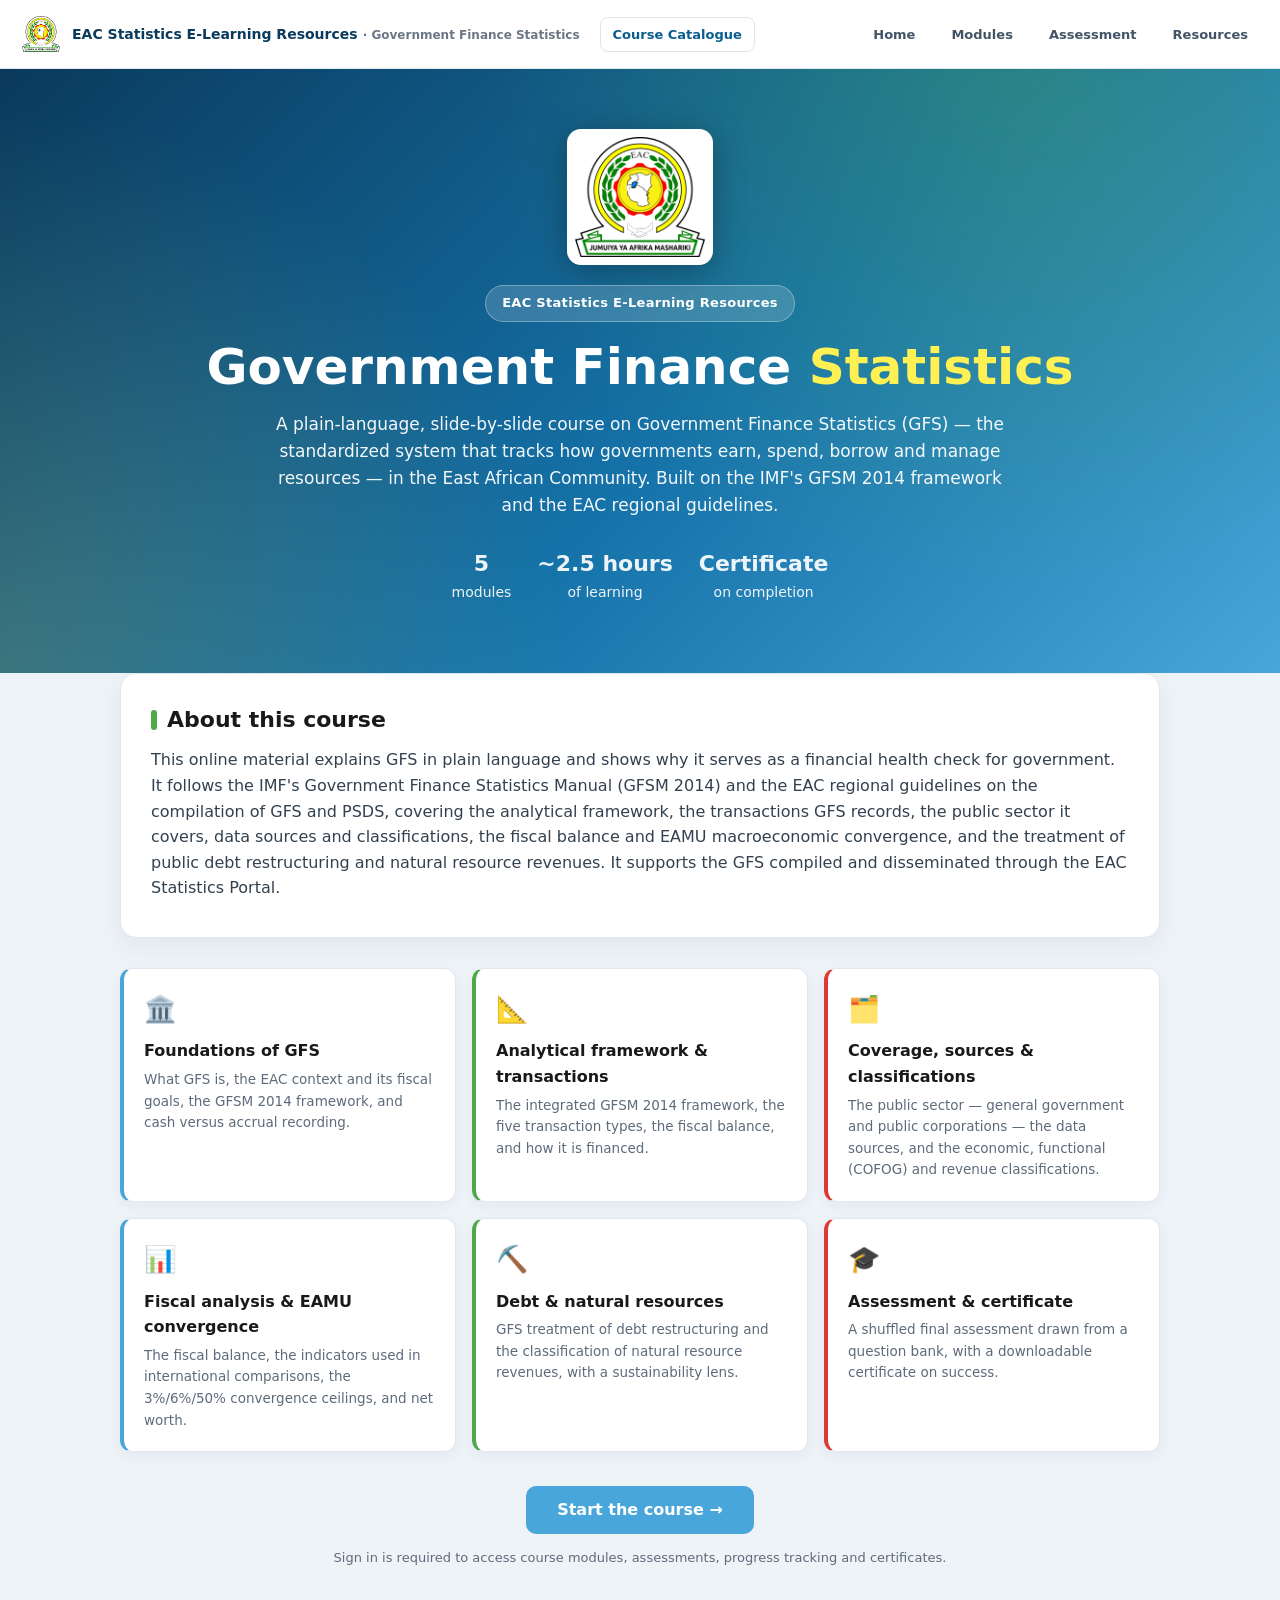
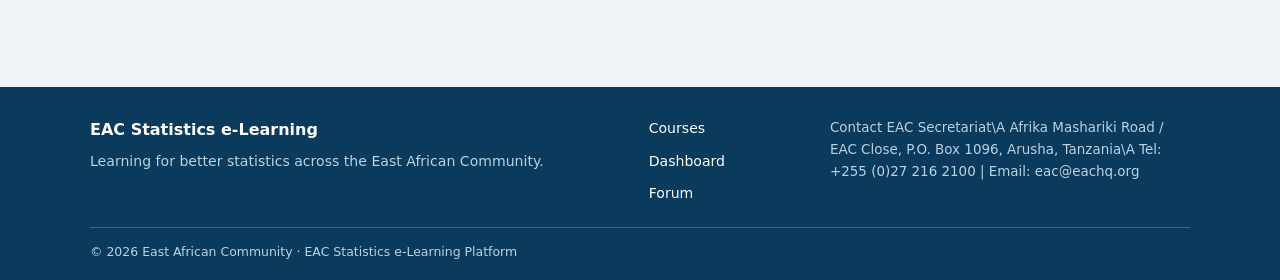
<file: legacy_courses/GFS__EAC_GFS_Course.html>
<!DOCTYPE html>

<html lang="en"><head><meta charset="utf-8"/><meta content="width=device-width,initial-scale=1" name="viewport"/>
<title>EAC Statistics E-Learning Resources — Government Finance Statistics</title>
<style>
*{box-sizing:border-box;margin:0;padding:0}
:root{
 --eac-blue:#48A6DB;--eac-blue-d:#2f86bb;--eac-green:#51A84B;--eac-green-d:#3d8a38;
 --eac-yellow:#FFF153;--eac-red:#DB3B33;--eac-ink:#191919;
 --bg:#eef3f8;--card:#ffffff;--line:#e1e8f0;--muted:#5d6b7a;--soft:#f5f8fc;
}
html{scroll-behavior:smooth}
body{font-family:'Segoe UI',system-ui,-apple-system,Arial,sans-serif;color:var(--eac-ink);background:var(--bg);line-height:1.6}
.screen{display:none;min-height:100vh}
.screen.active{display:block}
.wrap{max-width:1080px;margin:0 auto;padding:0 20px}
.btn{display:inline-flex;align-items:center;gap:8px;border:1px solid transparent;border-radius:10px;padding:12px 22px;font-size:15px;font-weight:700;cursor:pointer;text-decoration:none;transition:.15s;font-family:inherit;line-height:1}
.btn-lg{padding:15px 30px;font-size:16px}
.btn-blue{background:var(--eac-blue);color:#fff}.btn-blue:hover{background:var(--eac-blue-d)}
.btn-green{background:var(--eac-green);color:#fff}.btn-green:hover{background:var(--eac-green-d)}
.btn-ghost{background:#fff;color:var(--eac-blue);border-color:var(--line)}.btn-ghost:hover{border-color:var(--eac-blue)}
.btn:disabled{opacity:.4;cursor:not-allowed}

/* topbar */
.topbar{position:sticky;top:0;z-index:40;background:#fff;border-bottom:1px solid var(--line);display:flex;align-items:center;gap:12px;padding:9px 20px;box-shadow:0 1px 6px rgba(20,40,70,.04)}
.topbar img{height:38px;width:auto}
.tb-brand{display:flex;align-items:center;gap:12px;cursor:pointer;border-radius:9px;padding:3px 7px;margin-left:-7px;transition:.15s}
.tb-brand:hover{background:var(--soft)}
.topbar .tb-t{font-weight:800;font-size:15px;color:var(--eac-ink)}
.topbar .tb-s{color:var(--muted);font-size:12.5px;font-weight:600}
.topbar .tb-sp{flex:1}
.topbar .tb-link{font-size:13px;font-weight:700;color:var(--eac-blue);background:none;border:none;cursor:pointer;padding:8px 10px;border-radius:8px}
.topbar .tb-link:hover{background:var(--soft)}

/* welcome */
.hero{background:linear-gradient(135deg,#0a3a5c,#1572a8 55%,var(--eac-blue));color:#fff;padding:60px 20px 70px;text-align:center;position:relative;overflow:hidden}
.hero::after{content:"";position:absolute;inset:0;background:radial-gradient(circle at 80% 0,rgba(81,168,75,.35),transparent 45%),radial-gradient(circle at 0 100%,rgba(255,241,83,.18),transparent 40%)}
.hero>*{position:relative;z-index:1}
.hero .crest{display:block;height:120px;width:auto;margin:0 auto 20px;padding:8px;background:#fff;border-radius:14px;box-sizing:content-box;filter:drop-shadow(0 6px 16px rgba(0,0,0,.3));mix-blend-mode:normal}
.hero .kicker{display:inline-block;background:rgba(255,255,255,.16);border:1px solid rgba(255,255,255,.3);padding:7px 16px;border-radius:30px;font-size:13px;font-weight:700;letter-spacing:.3px;margin-bottom:18px}
.hero h1{font-size:clamp(30px,5vw,50px);font-weight:800;line-height:1.1;margin-bottom:6px}
.hero h1 .hl{color:var(--eac-yellow)}
.hero .lede{max-width:760px;margin:16px auto 26px;font-size:17px;opacity:.95}
.hero .meta{display:flex;gap:26px;justify-content:center;flex-wrap:wrap;margin-top:26px;font-size:14px;opacity:.92}
.hero .meta b{display:block;font-size:22px;font-weight:800;color:#fff}
.welcome-body{padding:46px 20px 70px}
.about{background:var(--card);border:1px solid var(--line);border-radius:16px;padding:28px 30px;box-shadow:0 8px 26px rgba(20,40,70,.06);margin-top:-46px}
.about h2{font-size:22px;color:var(--eac-ink);margin-bottom:10px}
.about h2::before{content:"";display:inline-block;width:6px;height:20px;background:var(--eac-green);border-radius:3px;margin-right:10px;vertical-align:-3px}
.about p{color:#33414f;margin-bottom:8px}
.feat-grid{display:grid;grid-template-columns:repeat(auto-fit,minmax(250px,1fr));gap:16px;margin:30px 0}
.feat{background:var(--card);border:1px solid var(--line);border-left:4px solid var(--eac-blue);border-radius:12px;padding:20px;box-shadow:0 4px 14px rgba(20,40,70,.05)}
.feat:nth-child(3n+2){border-left-color:var(--eac-green)}
.feat:nth-child(3n){border-left-color:var(--eac-red)}
.feat .ic{font-size:26px;margin-bottom:8px}
.feat h3{font-size:16px;margin-bottom:5px}
.feat p{font-size:13.5px;color:var(--muted)}
.start-cta{text-align:center;margin-top:34px}
.cta-row{display:flex;gap:14px;justify-content:center;flex-wrap:wrap}
.cta-note{font-size:13px;color:var(--muted);margin-top:14px}
.resources{margin-top:22px;background:var(--card);border:1px solid var(--line);border-radius:14px;padding:18px 22px;box-shadow:0 4px 14px rgba(20,40,70,.05)}
.resources h3{font-size:16px;margin-bottom:12px}
.res-links{display:flex;gap:12px;flex-wrap:wrap}
.res-link{display:inline-flex;align-items:center;gap:8px;background:var(--soft);border:1px solid var(--line);border-radius:10px;padding:11px 16px;font-size:14px;font-weight:700;color:var(--eac-blue);text-decoration:none;transition:.15s}
.res-link:hover{border-color:var(--eac-blue);background:#eaf4fb}
.res-link span{font-size:13px;color:var(--muted)}

/* registration */
.reg-card{max-width:720px;margin:40px auto;background:var(--card);border:1px solid var(--line);border-radius:16px;box-shadow:0 10px 30px rgba(20,40,70,.08);overflow:hidden}
.reg-head{background:linear-gradient(120deg,var(--eac-blue),var(--eac-blue-d));color:#fff;padding:24px 30px}
.reg-head h2{font-size:23px;margin-bottom:4px}.reg-head p{opacity:.92;font-size:14px}
.reg-body{padding:26px 30px 30px}
.reg-grid{display:grid;grid-template-columns:1fr 1fr;gap:16px}
.fld{display:flex;flex-direction:column;gap:6px}.fld.full{grid-column:1/-1}
.fld label{font-size:13px;font-weight:700;color:#374756}.fld .req{color:var(--eac-red)}
.fld input,.fld select{padding:11px 12px;border:1.5px solid var(--line);border-radius:9px;font-size:14.5px;font-family:inherit;background:#fff;transition:.15s}
.fld input:focus,.fld select:focus{outline:none;border-color:var(--eac-blue);box-shadow:0 0 0 3px rgba(72,166,219,.15)}
.fld input.err,.fld select.err{border-color:var(--eac-red);background:#fef5f5}
.reg-note{font-size:12.5px;color:var(--muted);margin-top:6px}
.reg-error{display:none;background:#fef5f5;border:1px solid #f3c9c7;color:#a3271f;padding:11px 14px;border-radius:9px;font-size:13.5px;font-weight:600;margin-top:14px}
.reg-actions{margin-top:22px;display:flex;justify-content:space-between;align-items:center;gap:12px;flex-wrap:wrap}

/* hub */
.hub-head{background:linear-gradient(120deg,#0a3a5c,var(--eac-blue));color:#fff;padding:34px 20px 30px}
.hub-head .wrap{display:flex;align-items:center;gap:18px;flex-wrap:wrap}
.hub-head h2{font-size:clamp(22px,3.4vw,30px);font-weight:800}
.hub-head p{opacity:.92;font-size:14.5px;margin-top:3px}
.hub-prog{margin-left:auto;text-align:center;background:rgba(255,255,255,.13);border:1px solid rgba(255,255,255,.25);border-radius:14px;padding:12px 20px;min-width:140px}
.hub-prog b{display:block;font-size:26px;font-weight:800}
.hub-prog small{font-size:12px;opacity:.9}
.hub-body{padding:30px 20px 70px}
.resume-banner{display:none;align-items:center;gap:16px;flex-wrap:wrap;background:linear-gradient(110deg,#eef8f0,#e6f4ec);border:1px solid #cfe8d0;border-left:5px solid var(--eac-green);border-radius:12px;padding:14px 18px;margin-bottom:18px}
.resume-banner .rb-txt{flex:1;min-width:220px;font-size:14px;color:#2c4a30}
.resume-banner .rb-actions{display:flex;gap:10px;align-items:center;flex-wrap:wrap}
.rb-reset{background:none;border:none;color:var(--muted);font-size:12.5px;font-weight:700;text-decoration:underline;cursor:pointer;padding:8px}
.rb-reset:hover{color:var(--eac-red)}
.nostore-note{background:#fffaf0;border:1px solid #f0e0b0;color:#7a5b00;border-radius:10px;padding:11px 15px;font-size:13px;margin-bottom:16px}
.hub-intro{color:#33414f;max-width:820px;margin-bottom:22px}
.mod-bar{display:flex;align-items:center;gap:18px;background:var(--card);border:1px solid var(--line);border-radius:14px;padding:18px 22px;margin-bottom:14px;box-shadow:0 4px 14px rgba(20,40,70,.05);transition:.16s;cursor:pointer;position:relative;overflow:hidden}
.mod-bar::before{content:"";position:absolute;left:0;top:0;bottom:0;width:5px;background:var(--eac-blue)}
.mod-bar:nth-child(3n+2)::before{background:var(--eac-green)}
.mod-bar:nth-child(3n)::before{background:var(--eac-yellow)}
.mod-bar:hover{transform:translateY(-2px);box-shadow:0 10px 26px rgba(20,40,70,.12);border-color:var(--eac-blue)}
.mod-num{flex:none;width:54px;height:54px;border-radius:13px;background:linear-gradient(135deg,var(--eac-blue),var(--eac-blue-d));color:#fff;display:flex;flex-direction:column;align-items:center;justify-content:center;font-weight:800;line-height:1}
.mod-num small{font-size:9px;font-weight:700;opacity:.85;text-transform:uppercase}
.mod-num b{font-size:21px}
.mod-info{flex:1;min-width:0}
.mod-info h3{font-size:17px;margin-bottom:3px}
.mod-info p{font-size:13.3px;color:var(--muted);margin-bottom:6px}
.mod-tags{display:flex;gap:8px;flex-wrap:wrap;font-size:11.5px;color:var(--muted)}
.mod-tags span{background:var(--soft);border:1px solid var(--line);border-radius:20px;padding:3px 10px;font-weight:600}
.mod-go{flex:none;display:flex;align-items:center;gap:10px}
.mod-status{font-size:12px;font-weight:700;color:var(--muted)}
.mod-status.done{color:var(--eac-green)}
.mod-bar .chev{font-size:20px;color:var(--eac-blue)}
.assess-bar{display:flex;align-items:center;gap:18px;background:linear-gradient(120deg,#fff,#fffdf0);border:1.5px solid var(--eac-yellow);border-radius:14px;padding:20px 22px;margin-top:18px;box-shadow:0 6px 18px rgba(20,40,70,.06)}
.assess-bar .ab-ic{width:54px;height:54px;border-radius:13px;background:linear-gradient(135deg,#e8b800,#caa000);color:#fff;display:flex;align-items:center;justify-content:center;font-size:24px;flex:none}
.assess-bar h3{font-size:17px}.assess-bar p{font-size:13.3px;color:var(--muted)}

/* player */
#screen-module{background:var(--bg)}
.player-top{position:sticky;top:0;z-index:30;background:#fff;border-bottom:1px solid var(--line);display:flex;align-items:center;gap:14px;padding:11px 20px}
.back-hub{background:none;border:1px solid var(--line);border-radius:9px;padding:9px 14px;font-size:13.5px;font-weight:700;color:var(--eac-blue);cursor:pointer}
.back-hub:hover{background:var(--soft);border-color:var(--eac-blue)}
.player-meta{flex:1;min-width:0}
.player-meta #playerTitle{display:block;font-weight:800;font-size:15px;white-space:nowrap;overflow:hidden;text-overflow:ellipsis}
.player-meta #slideCount{font-size:12px;color:var(--muted);font-weight:600}
.player-progress{height:5px;background:#dde6ef}
#slideBar{height:100%;width:0;background:linear-gradient(90deg,var(--eac-green),var(--eac-blue));transition:width .35s}
.decks{padding:26px 20px 40px}
.deck{display:none;max-width:900px;margin:0 auto}
.slide{display:none;animation:fade .35s ease}
.slide.active{display:block}
@keyframes fade{from{opacity:0;transform:translateY(8px)}to{opacity:1;transform:none}}
.slide-inner{background:var(--card);border:1px solid var(--line);border-radius:16px;padding:30px 34px;box-shadow:0 8px 26px rgba(20,40,70,.06);min-height:60vh}
.slide-head{display:flex;align-items:center;gap:14px;border-bottom:2px solid var(--soft);padding-bottom:14px;margin-bottom:18px}
.slide-head .sn{flex:none;width:42px;height:42px;border-radius:11px;background:var(--soft);color:var(--eac-blue);display:flex;align-items:center;justify-content:center;font-weight:800;font-size:17px;border:1px solid var(--line)}
.slide-head h3{font-size:21px;flex:1}
.slide-head .st{font-size:12px;color:var(--muted);font-weight:700;background:var(--soft);padding:5px 11px;border-radius:20px;white-space:nowrap}
.slide-cover{text-align:left}
.slide-cover .badge{display:inline-block;background:var(--eac-green);color:#fff;font-size:12px;font-weight:700;padding:5px 14px;border-radius:20px;margin-bottom:12px}
.slide-cover h2{font-size:27px;font-weight:800;margin-bottom:8px}
.slide-cover .msub{color:var(--muted);font-size:15.5px;margin-bottom:16px}
.player-nav{position:sticky;bottom:0;background:#fff;border-top:1px solid var(--line);display:flex;justify-content:space-between;gap:12px;padding:12px 20px;box-shadow:0 -2px 10px rgba(20,40,70,.05)}
 .player-nav .btn{min-width:130px;justify-content:center}.course-footer-inner:after{content:'Contact EAC Secretariat\\A Afrika Mashariki Road / EAC Close, P.O. Box 1096, Arusha, Tanzania\\A Tel: +255 (0)27 216 2100  |  Email: eac@eachq.org';white-space:pre-line;color:#b9d3e1;font-size:.84rem;line-height:1.65;max-width:360px}

/* voiceover placeholder */
.vo{display:flex;align-items:center;gap:12px;background:linear-gradient(110deg,#f0f7fc,#eaf3fb);border:1px solid #cfe4f3;border-radius:12px;padding:11px 14px;margin:0 0 18px}
.vo-play{flex:none;width:40px;height:40px;border-radius:50%;border:none;background:var(--eac-blue);color:#fff;font-size:16px;cursor:pointer;display:flex;align-items:center;justify-content:center;transition:.15s}
.vo-play:hover:not(:disabled){background:var(--eac-blue-d)}
.vo-play:disabled{background:#b9cfe0;cursor:not-allowed}
.vo-meta{flex:1;min-width:0}
.vo-label{font-weight:800;font-size:13px;color:#1a5a82;display:flex;align-items:center;gap:7px}
.vo-status{font-size:11.5px;color:#6b8298;font-weight:600}
.vo-toggle{background:none;border:1px solid #bcd8ea;color:#1a5a82;border-radius:8px;font-size:12px;font-weight:700;padding:6px 11px;cursor:pointer;white-space:nowrap}
.vo-toggle:hover{background:#fff}
.vo-script{display:none;flex-basis:100%;margin-top:4px;background:#fff;border:1px dashed #bcd8ea;border-radius:9px;padding:12px 14px;font-size:13.3px;color:#34505f;line-height:1.65}
.vo-script.show{display:block}
.vo-script b{color:#1a5a82}

/* content blocks */
.slide-inner .lead{font-size:16.5px;color:#2b3a47;margin-bottom:16px;font-weight:500}
.subh{font-size:16px;color:var(--eac-blue-d);margin:18px 0 10px;font-weight:800}
.def{display:flex;flex-direction:column;gap:3px;background:var(--soft);border-left:3px solid var(--eac-blue);border-radius:0 9px 9px 0;padding:12px 16px;margin:10px 0}
.def .t{font-weight:800;font-size:14.5px}.def .x{color:#44535f;font-size:14px}
.callout{border-radius:11px;padding:15px 18px;margin:15px 0;border:1px solid}
.callout h4{font-size:14.5px;margin-bottom:5px;display:flex;align-items:center;gap:8px}
.callout p{font-size:14px}
.callout.info{background:#eef6fc;border-color:#cfe4f3}.callout.info h4{color:#1a5a82}
.callout.tip{background:#eef8f0;border-color:#cfe8d0}.callout.tip h4{color:var(--eac-green-d)}
.callout.warn{background:#fffaf0;border-color:#f0e0b0}.callout.warn h4{color:#9a7000}
.callout.danger{background:#fef5f5;border-color:#f3c9c7}.callout.danger h4{color:var(--eac-red)}
.cards{display:grid;grid-template-columns:repeat(auto-fit,minmax(180px,1fr));gap:12px;margin:14px 0}
.bcard{background:#fff;border:1px solid var(--line);border-top:3px solid var(--eac-blue);border-radius:11px;padding:14px}
.bcard:nth-child(3n+2){border-top-color:var(--eac-green)}.bcard:nth-child(3n){border-top-color:var(--eac-red)}
.bcard .p{font-weight:800;font-size:14px;margin-bottom:5px}.bcard .e{font-size:13px;color:var(--muted)}
table.cmp{width:100%;border-collapse:collapse;margin:14px 0;font-size:13.5px;border:1px solid var(--line);border-radius:10px;overflow:hidden}
table.cmp thead th{background:var(--eac-blue);color:#fff;text-align:left;padding:10px 12px;font-size:13px}
table.cmp td{border-top:1px solid var(--line);padding:9px 12px;vertical-align:top}
table.cmp td.rh{font-weight:700;background:var(--soft);color:var(--eac-ink);white-space:nowrap}
table.cmp tbody tr:nth-child(even){background:#fbfdff}
.svg-wrap{background:#fff;border:1px solid var(--line);border-radius:12px;padding:14px;margin:16px 0;text-align:center}
.svg-wrap h4{font-size:13px;color:var(--muted);margin-bottom:8px;font-weight:700}
.svg-wrap svg{max-width:100%;height:auto}
.obj-grid{display:grid;gap:9px;margin:6px 0}
.obj,.tk{display:flex;gap:11px;align-items:flex-start;background:var(--soft);border-radius:9px;padding:11px 14px}
.obj .n,.tk .n{flex:none;width:24px;height:24px;border-radius:50%;background:var(--eac-blue);color:#fff;display:flex;align-items:center;justify-content:center;font-size:12.5px;font-weight:700}
.tk .n{background:var(--eac-green)}
.outcomes{background:#eef8f0;border:1px solid #cfe8d0;border-radius:11px;padding:14px 18px;margin:14px 0}
.outcomes h4{font-size:14px;color:var(--eac-green-d);margin-bottom:7px}
.outcomes ul{margin-left:18px}.outcomes li{font-size:14px;margin:3px 0}
.takeaways h4{font-size:15px;margin-bottom:8px}
.refs{margin-top:16px;padding-top:12px;border-top:1px dashed var(--line);font-size:12.5px;color:var(--muted)}
.teaser{background:linear-gradient(120deg,#0a3a5c,var(--eac-blue));color:#fff;border-radius:13px;padding:18px 22px;margin-top:8px}
.teaser h3{font-size:16px;margin-bottom:5px}.teaser p{font-size:14px;opacity:.95}

/* quiz */
.quiz{background:#fff;border:1.5px solid var(--eac-blue);border-radius:13px;padding:18px 20px;margin:18px 0;box-shadow:0 4px 14px rgba(72,166,219,.1)}
.q-top{display:flex;align-items:center;gap:10px;margin-bottom:10px;flex-wrap:wrap}
.q-tag{display:inline-flex;align-items:center;gap:7px;background:var(--eac-blue);color:#fff;font-size:12px;font-weight:700;padding:5px 13px;border-radius:20px}
.q-timer{margin-left:auto;font-size:13px;font-weight:800;color:var(--eac-blue-d);background:var(--soft);border:1px solid var(--line);border-radius:18px;padding:4px 12px;font-variant-numeric:tabular-nums}
.q-timer.low{color:var(--eac-red);border-color:#f3c9c7;background:#fef5f5}
.q-q{font-weight:700;font-size:15.5px;margin-bottom:12px}
.opt{display:block;width:100%;text-align:left;background:#fff;border:1.5px solid var(--line);border-radius:10px;padding:12px 15px;margin-bottom:9px;font-size:14.5px;cursor:pointer;transition:.13s;font-family:inherit}
.opt:hover:not(:disabled){border-color:var(--eac-blue);background:var(--soft)}
.opt b{color:var(--eac-blue);margin-right:7px}
.opt.correct{border-color:var(--eac-green);background:#eef8f0}.opt.correct b{color:var(--eac-green-d)}
.opt.wrong{border-color:var(--eac-red);background:#fef5f5}.opt.wrong b{color:var(--eac-red)}
.opt:disabled{cursor:default}
.fb{display:none;margin-top:10px;padding:12px 15px;border-radius:9px;font-size:14px}
.fb.show{display:block}.fb.ok{background:#eef8f0;border:1px solid #cfe8d0;color:#256b2a}
.fb.no{background:#fef5f5;border:1px solid #f3c9c7;color:#9a271f}

/* dragdrop */
.dd{background:#fff;border:1.5px solid var(--eac-green);border-radius:13px;padding:18px 20px;margin:18px 0;box-shadow:0 4px 14px rgba(81,168,75,.1)}
.dd-tag{display:inline-flex;align-items:center;gap:7px;background:var(--eac-green);color:#fff;font-size:12px;font-weight:700;padding:5px 13px;border-radius:20px}
.dd-i{font-size:14px;color:#44535f;margin:9px 0 12px}
.pool{display:flex;flex-wrap:wrap;gap:9px;min-height:48px;padding:11px;background:var(--soft);border:1.5px dashed var(--line);border-radius:10px;margin-bottom:14px}
.chip{background:#fff;border:1.5px solid var(--eac-blue);border-radius:9px;padding:8px 13px;font-size:13.5px;font-weight:600;cursor:grab;user-select:none}
.chip.sel{background:var(--eac-blue);color:#fff;box-shadow:0 3px 10px rgba(72,166,219,.35)}
.chip.right{border-color:var(--eac-green);background:#eef8f0}.chip.wrong{border-color:var(--eac-red);background:#fef5f5}
.bins{display:grid;grid-template-columns:repeat(auto-fit,minmax(150px,1fr));gap:11px}
.bin{border:1.5px solid var(--line);border-radius:10px;overflow:hidden}.bin.over{border-color:var(--eac-blue);background:var(--soft)}
.bin h5{background:var(--soft);padding:8px 11px;font-size:13px;color:var(--eac-ink);border-bottom:1px solid var(--line)}
.bin .drop{min-height:62px;padding:9px;display:flex;flex-direction:column;gap:7px}
.dd-actions{display:flex;gap:9px;margin-top:13px}
.dd-btn{border:none;border-radius:9px;padding:9px 16px;font-size:13.5px;font-weight:700;cursor:pointer;font-family:inherit}
.dd-btn.check{background:var(--eac-green);color:#fff}.dd-btn.reset{background:var(--soft);color:#44535f;border:1px solid var(--line)}

/* click-to-reveal */
.reveal{background:#fff;border:1.5px solid var(--eac-blue);border-radius:13px;padding:18px 20px;margin:18px 0;box-shadow:0 4px 14px rgba(72,166,219,.1)}
.rv-tag{display:inline-flex;align-items:center;gap:7px;background:var(--eac-blue);color:#fff;font-size:12px;font-weight:700;padding:5px 13px;border-radius:20px}
.rv-i{font-size:14px;color:#44535f;margin:9px 0 12px}
.rv-grid{display:flex;flex-wrap:wrap;gap:8px;margin-bottom:14px}
.rv-chip{background:var(--soft);border:1.5px solid var(--line);border-radius:9px;padding:9px 13px;font-size:13.5px;font-weight:600;color:var(--eac-ink);cursor:pointer;transition:.13s;font-family:inherit;text-align:left}
.rv-chip:hover{border-color:var(--eac-blue);background:#eaf4fb}
.rv-chip.active{background:var(--eac-blue);color:#fff;border-color:var(--eac-blue);box-shadow:0 3px 10px rgba(72,166,219,.3)}
.rv-panel{background:var(--soft);border:1px solid var(--line);border-radius:10px;padding:14px 16px;min-height:64px}
.rv-hint{color:var(--muted);font-size:13.5px;text-align:center;padding:10px 0}
.rv-def h5{font-size:15px;color:var(--eac-blue-d);margin-bottom:6px}
.rv-def p{font-size:14px;color:#33414f;line-height:1.6}

/* assessment */
.assess-head{background:linear-gradient(120deg,#0a3a5c,var(--eac-blue));color:#fff;padding:32px 20px}
.assess-head h2{font-size:26px;font-weight:800}.assess-head p{opacity:.93;margin-top:6px;max-width:760px}
.assess-body{padding:28px 20px 70px}
.test-q{background:var(--card);border:1px solid var(--line);border-radius:12px;padding:18px 22px;margin-bottom:14px;box-shadow:0 3px 12px rgba(20,40,70,.05)}
.test-q .tq{font-weight:700;font-size:15.5px;margin-bottom:12px}
.test-q .tq .n{display:inline-flex;width:26px;height:26px;border-radius:50%;background:var(--eac-blue);color:#fff;align-items:center;justify-content:center;font-size:13px;margin-right:9px}
.test-opt{display:block;width:100%;text-align:left;background:#fff;border:1.5px solid var(--line);border-radius:9px;padding:11px 14px;margin-bottom:8px;font-size:14.5px;cursor:pointer;font-family:inherit;transition:.12s}
.test-opt:hover{border-color:var(--eac-blue);background:var(--soft)}
.test-opt.sel{border-color:var(--eac-blue);background:#eaf4fb;font-weight:600}
.test-progress{position:sticky;top:0;background:rgba(238,243,248,.96);backdrop-filter:blur(4px);padding:12px 0;z-index:20;margin-bottom:8px}
.tp-row{display:flex;align-items:center;gap:14px}
.tp-bar{flex:1;height:8px;background:#dde6ef;border-radius:5px;overflow:hidden}.tp-fill{height:100%;width:0;background:linear-gradient(90deg,var(--eac-green),var(--eac-blue));transition:.3s}
.assess-timer{flex:none;font-size:14px;font-weight:800;color:var(--eac-blue-d);background:#fff;border:1.5px solid var(--line);border-radius:20px;padding:5px 14px;font-variant-numeric:tabular-nums}
.assess-timer.low{color:#fff;background:var(--eac-red);border-color:var(--eac-red)}
.tp-txt{font-size:12.5px;color:var(--muted);font-weight:600;margin-top:5px}
.test-submit{text-align:center;margin-top:20px}
#testResult{display:none}#testResult.show{display:block}
.result-card{border-radius:16px;padding:26px;margin-bottom:18px;display:flex;gap:24px;align-items:center;flex-wrap:wrap}
.result-card.pass{background:#eef8f0;border:1.5px solid var(--eac-green)}
.result-card.fail{background:#fffaf0;border:1.5px solid var(--eac-yellow)}
.score-ring{flex:none;width:108px;height:108px;border-radius:50%;display:flex;flex-direction:column;align-items:center;justify-content:center;color:#fff}
.score-ring.pass{background:linear-gradient(135deg,var(--eac-green),var(--eac-green-d))}
.score-ring.fail{background:linear-gradient(135deg,#e0a800,#b88600)}
.score-ring b{font-size:28px;font-weight:800}.score-ring small{font-size:12px;opacity:.9}
.result-text{flex:1;min-width:240px}.result-text h3{font-size:20px;margin-bottom:6px}
.result-actions{margin-top:14px;display:flex;gap:10px;flex-wrap:wrap}
.review-list{margin:6px 0 0 18px;font-size:14px}
.ans-review{margin-top:10px;background:#fff;border:1px solid var(--line);border-radius:12px;padding:6px 18px}
.ans-review summary{cursor:pointer;font-weight:700;color:var(--eac-blue);padding:12px 0}
.ans-item{border-top:1px solid var(--line);padding:12px 0}
.ans-item .ai-q{font-weight:700;font-size:14px;margin-bottom:5px}
.ai-a{font-size:13.5px}.ai-c{font-size:13.5px;color:var(--eac-green-d);font-weight:600;margin-top:2px}
.ai-e{font-size:13px;color:var(--muted);margin-top:4px;font-style:italic}

/* certificate */
.cert-wrap{padding:30px 20px 70px;text-align:center}
.cert-actions{margin:0 auto 22px;display:flex;gap:12px;justify-content:center;flex-wrap:wrap;max-width:760px}
.cert-stage{max-width:920px;margin:0 auto;box-shadow:0 14px 40px rgba(20,40,70,.16);border-radius:8px;overflow:hidden}
.cert-stage svg{display:block;width:100%;height:auto}

@media print{
 .topbar,.cert-actions,.player-nav,.player-top{display:none!important}
 .screen{display:none!important}#screen-certificate{display:block!important}
 .cert-stage{box-shadow:none;max-width:100%}
}
@media(max-width:720px){
 .reg-grid{grid-template-columns:1fr}.slide-inner{padding:22px 18px}
 .hub-prog{margin-left:0;width:100%}.player-nav .btn{min-width:auto;flex:1}
 .topbar .tb-s{display:none}
}
</style><style>

<style>
.topbar{position:sticky;top:0;z-index:100;background:#fff!important;background-color:#fff!important;opacity:1!important;border-bottom:1px solid #dce5ee;display:flex;align-items:center;gap:6px;padding:8px 20px;box-shadow:0 4px 18px rgba(20,40,70,.12);backdrop-filter:none!important;-webkit-backdrop-filter:none!important}
.topbar .tb-brand{display:flex;align-items:center;gap:10px;min-width:260px;padding:4px 8px;margin-left:-8px;cursor:pointer;border-radius:8px}.topbar .tb-brand:hover{background:#f5f8fc}
.topbar .tb-brand img{width:42px;height:42px;object-fit:contain;flex:none;background:#fff;border-radius:6px;padding:2px;mix-blend-mode:normal}.topbar .tb-t{font-weight:800;font-size:14px;color:#0a3a5c}.topbar .tb-s{color:#6b7785;font-size:12px;font-weight:600}.topbar .tb-sp{flex:1}.topbar .tb-link{border:0;background:transparent;color:#425466;font:700 13px 'Segoe UI',system-ui,sans-serif;padding:9px 12px;border-radius:8px;cursor:pointer;text-decoration:none}.topbar .tb-link:hover{background:#eef5fa;color:#0a5d8f}.topbar .tb-link.active{background:#0a5d8f;color:#fff}.topbar .tb-catalogue{border:1px solid #dce5ee;color:#0a5d8f}.topbar .tb-catalogue:hover{background:#eef5fa}.topbar .tb-link:last-child{white-space:nowrap}
@media(max-width:760px){.topbar{overflow-x:auto}.topbar .tb-brand{min-width:210px}.topbar .tb-s{display:none}.topbar .tb-link{white-space:nowrap;padding:8px 10px}}
</style>
<style>/* EAC responsive hardening */
html,body{max-width:100%;overflow-x:hidden}.wrap{width:100%;max-width:1080px}.topbar{max-width:100%;overflow-x:auto}.topbar .tb-brand{flex:0 1 auto}.hero,.hub-head,.assess-head{overflow:hidden}.slide-inner,.test-q,.about,.resources,.reg-card{max-width:100%;min-width:0;overflow-wrap:anywhere}@media(max-width:760px){.wrap{padding-left:14px;padding-right:14px}.hero{padding:36px 14px 44px}.hero .crest{height:82px}.hero h1{font-size:clamp(25px,8vw,38px)}.hero .lede{font-size:15px}.hero .meta{gap:12px;font-size:12px}.hero .meta b{font-size:18px}.welcome-body,.hub-body,.assess-body,.cert-wrap{padding-left:14px;padding-right:14px}.about{padding:20px}.feat-grid{grid-template-columns:1fr}.mod-bar,.assess-bar{align-items:flex-start;gap:10px;padding:14px}.mod-num,.assess-bar .ab-ic{width:44px;height:44px}.mod-info h3,.assess-bar h3{font-size:15px}.mod-go{margin-left:auto}.cta-row,.result-actions,.cert-actions{width:100%}.cta-row .btn,.result-actions .btn,.cert-actions .btn{width:100%;justify-content:center}.reg-body{padding:20px}.test-q{padding:14px}.tp-row{gap:8px}.assess-timer{padding:5px 9px;font-size:12px}}@media(max-width:480px){.topbar{padding:7px 10px;gap:4px}.topbar .tb-brand{min-width:175px}.topbar .tb-link{padding:7px 8px;font-size:12px}.topbar .tb-brand img{width:34px;height:34px}.player-nav{flex-wrap:wrap}.player-nav .btn{min-width:45%;}.test-opt{font-size:13.5px;padding:10px}.result-card{padding:18px}.score-ring{width:88px;height:88px}.reg-actions{flex-direction:column;align-items:stretch}.reg-actions .btn{width:100%;justify-content:center}}</style></head>
<body>
<div class="topbar">
<div class="tb-brand" data-screen="welcome" title="Back to the home page">
<img alt="East African Community" src="../images/eac-crest.png"/>
<div><span class="tb-t">EAC Statistics E-Learning Resources</span> <span class="tb-s">· Government Finance Statistics</span></div>
</div>
<button class="tb-link tb-catalogue" data-catalogue="" type="button">Course Catalogue</button>
<span class="tb-sp"></span>
<button class="tb-link" data-screen="welcome">Home</button>
<button class="tb-link" data-screen="hub">Modules</button>
<button class="tb-link" data-screen="assessment">Assessment</button>
<button class="tb-link" data-course-resources="" type="button">Resources</button>
</div>
<section class="screen active" id="screen-welcome">
<div class="hero">
<img alt="EAC emblem" class="crest" src="../images/eac-crest.png"/>
<span class="kicker">EAC Statistics E-Learning Resources</span>
<h1>Government Finance <span class="hl">Statistics</span></h1>
<p class="lede">A plain-language, slide-by-slide course on Government Finance Statistics (GFS) — the standardized system that tracks how governments earn, spend, borrow and manage resources — in the East African Community. Built on the IMF's GFSM 2014 framework and the EAC regional guidelines.</p>
<div class="meta"><div><b>5</b>modules</div><div><b>~2.5 hours</b>of learning</div><div><b>Certificate</b>on completion</div></div>
</div>
<div class="welcome-body"><div class="wrap">
<div class="about"><h2>About this course</h2><p>This online material explains GFS in plain language and shows why it serves as a financial health check for government. It follows the IMF's Government Finance Statistics Manual (GFSM 2014) and the EAC regional guidelines on the compilation of GFS and PSDS, covering the analytical framework, the transactions GFS records, the public sector it covers, data sources and classifications, the fiscal balance and EAMU macroeconomic convergence, and the treatment of public debt restructuring and natural resource revenues. It supports the GFS compiled and disseminated through the EAC Statistics Portal.</p></div>
<div class="feat-grid"><div class="feat"><div class="ic">🏛️</div><h3>Foundations of GFS</h3><p>What GFS is, the EAC context and its fiscal goals, the GFSM 2014 framework, and cash versus accrual recording.</p></div><div class="feat"><div class="ic">📐</div><h3>Analytical framework &amp; transactions</h3><p>The integrated GFSM 2014 framework, the five transaction types, the fiscal balance, and how it is financed.</p></div><div class="feat"><div class="ic">🗂️</div><h3>Coverage, sources &amp; classifications</h3><p>The public sector — general government and public corporations — the data sources, and the economic, functional (COFOG) and revenue classifications.</p></div><div class="feat"><div class="ic">📊</div><h3>Fiscal analysis &amp; EAMU convergence</h3><p>The fiscal balance, the indicators used in international comparisons, the 3%/6%/50% convergence ceilings, and net worth.</p></div><div class="feat"><div class="ic">⛏️</div><h3>Debt &amp; natural resources</h3><p>GFS treatment of debt restructuring and the classification of natural resource revenues, with a sustainability lens.</p></div><div class="feat"><div class="ic">🎓</div><h3>Assessment &amp; certificate</h3><p>A shuffled final assessment drawn from a question bank, with a downloadable certificate on success.</p></div></div>
<div class="start-cta">
<div class="cta-row">
<button class="btn btn-blue btn-lg" data-screen="hub">Start the course →</button>
<a class="btn btn-ghost btn-lg" href="../register.php">Create learner account</a>
</div>
<p class="cta-note">Sign in is required to access course modules, assessments, progress tracking and certificates.</p>
</div>
</div></div>
</section>
<section class="screen" id="screen-register">
<div class="reg-card">
<div class="reg-head">
<h2>Register for your certificate</h2>
<p>Sign in is required to access the modules, final assessment and certificate. Fields marked * are required.</p>
</div>
<form class="reg-body" onsubmit="return false">
<div class="reg-grid">
<div class="fld"><label for="regFirst">First name <span class="req">*</span></label><input id="regFirst" type="text"/></div>
<div class="fld"><label for="regMiddle">Middle name <small class="reg-note" style="display:inline;margin:0;font-weight:normal;">optional</small></label><input id="regMiddle" type="text"/></div>
<div class="fld"><label for="regSurname">Surname <span class="req">*</span></label><input id="regSurname" type="text"/></div>
<div class="fld"><label for="regSex">Sex <span class="req">*</span></label><select id="regSex"><option value="">Select…</option><option value="Male">Male</option><option value="Female">Female</option></select></div>
<div class="fld full"><label for="regEmail">Email address <span class="req">*</span></label><input id="regEmail" placeholder="name@example.org" type="email"/></div>
<div class="fld"><label for="regOrg">Organisation <span class="req">*</span></label><input id="regOrg" type="text"/></div>
<div class="fld"><label for="regSector">Sector <span class="req">*</span></label><select id="regSector"><option value="">Select…</option><option value="National Statistics Office">National Statistics Office</option><option value="Central Bank">Central Bank</option><option value="Ministry of Finance">Ministry of Finance</option><option value="Ministry of Agriculture">Ministry of Agriculture</option><option value="Other government">Other government</option><option value="EAC organ/institution">EAC organ/institution</option><option value="Development partner">Development partner</option><option value="Private sector">Private sector</option><option value="Academia/research">Academia/research</option><option value="Civil society/NGO">Civil society/NGO</option><option value="Media">Media</option><option value="Other">Other</option></select><div class="fld" id="regSectorOtherWrap" style="display:none;margin-top:6px"><label for="regSectorOther">Please specify sector</label><input id="regSectorOther" type="text"/></div></div>
<div class="fld"><label for="regCountry">Country <span class="req">*</span></label><select id="regCountry"><option value="">Select…</option><option value="Burundi">Burundi</option><option value="DRC">DRC</option><option value="Kenya">Kenya</option><option value="Rwanda">Rwanda</option><option value="Somalia">Somalia</option><option value="South Sudan">South Sudan</option><option value="Tanzania">Tanzania</option><option value="Uganda">Uganda</option><option value="Other">Other</option></select><div class="fld" id="regCountryOtherWrap" style="display:none;margin-top:6px"><label for="regCountryOther">Please specify country</label><input id="regCountryOther" type="text"/></div></div>
<div class="fld full"><label for="regRole">Role / job title <small class="reg-note" style="display:inline;margin:0;font-weight:normal;">optional</small></label><input id="regRole" type="text"/></div>
</div>
<div class="reg-error" id="regError"></div>
<div class="reg-actions">
<button class="btn btn-ghost" data-screen="welcome">← Back</button>
<button class="btn btn-blue btn-lg" id="regSubmit">Register &amp; start the assessment →</button>
</div>
<p class="reg-note">Your details are used only to personalise your experience and certificate within this session.</p>
</form>
</div>
</section>

<section class="screen" id="screen-hub"><div class="hub-head"><div class="wrap"><div><h2>Course content</h2><p>GFS · work through the modules, then take the final assessment</p></div><div class="hub-prog"><b><span id="hubDone">0</span>/<span id="hubTotal">5</span></b><small>modules completed</small></div></div></div><div class="hub-body"><div class="wrap"><div class="resume-banner" id="resumeBanner" style="display:none"></div><div class="nostore-note" id="noStoreNote" style="display:none">⚠️ This browser window is blocking local storage (for example private / incognito mode), so your place can't be saved between visits. Open the course in a normal browser window to save progress.</div><p class="hub-intro">Each module is a short slide deck — open one, move through it slide by slide with Next and Previous, and return here to pick the next. A final assessment draws on all five modules; pass it to earn your certificate.</p><div class="mod-bar" data-mid="m1" data-openmod="m1"><div class="mod-num"><small>Module</small><b>1</b></div><div class="mod-info"><h3>Foundations of Government Finance Statistics</h3><p>What GFS is, why it matters in the EAC, the GFSM 2014 framework, and the accounting basis behind every entry.</p><div class="mod-tags"><span>⏱️ ~30 minutes</span><span>🎯 4 objectives</span><span>🗂️ 4 slides</span></div></div><div class="mod-go"><span class="mod-status">Start →</span><span class="chev">›</span></div></div><div class="mod-bar" data-mid="m2" data-openmod="m2"><div class="mod-num"><small>Module</small><b>2</b></div><div class="mod-info"><h3>The GFSM 2014 Analytical Framework &amp; Transactions</h3><p>How GFS is structured — stocks and flows, the transactions it records, the fiscal balance, and how that balance is financed.</p><div class="mod-tags"><span>⏱️ ~35 minutes</span><span>🎯 4 objectives</span><span>🗂️ 5 slides</span></div></div><div class="mod-go"><span class="mod-status">Start →</span><span class="chev">›</span></div></div><div class="mod-bar" data-mid="m3" data-openmod="m3"><div class="mod-num"><small>Module</small><b>3</b></div><div class="mod-info"><h3>Coverage, Sources &amp; Classifications</h3><p>What GFS covers — the public sector — where the data comes from, and the classifications that organise it.</p><div class="mod-tags"><span>⏱️ ~30 minutes</span><span>🎯 3 objectives</span><span>🗂️ 5 slides</span></div></div><div class="mod-go"><span class="mod-status">Start →</span><span class="chev">›</span></div></div><div class="mod-bar" data-mid="m4" data-openmod="m4"><div class="mod-num"><small>Module</small><b>4</b></div><div class="mod-info"><h3>Fiscal Analysis &amp; EAMU Convergence</h3><p>Putting GFS to work — the fiscal balance, the indicators used in international comparisons, the EAMU convergence ceilings, and net worth.</p><div class="mod-tags"><span>⏱️ ~35 minutes</span><span>🎯 4 objectives</span><span>🗂️ 6 slides</span></div></div><div class="mod-go"><span class="mod-status">Start →</span><span class="chev">›</span></div></div><div class="mod-bar" data-mid="m5" data-openmod="m5"><div class="mod-num"><small>Module</small><b>5</b></div><div class="mod-info"><h3>Debt, Natural Resources &amp; Fiscal Sustainability</h3><p>Special topics — how GFS treats public debt restructuring and natural resource revenues, and what they mean for sustainability.</p><div class="mod-tags"><span>⏱️ ~25 minutes</span><span>🎯 3 objectives</span><span>🗂️ 5 slides</span></div></div><div class="mod-go"><span class="mod-status">Start →</span><span class="chev">›</span></div></div><div class="assess-bar"><div class="ab-ic">🎓</div><div class="mod-info" style="flex:1"><h3>Final Assessment</h3><p>A shuffled set drawn from a large question bank — pass to earn your EAC certificate.</p></div><button class="btn btn-blue" data-screen="assessment">Start assessment →</button></div><div class="resources"><h3>📚 Other EAC statistics resources</h3><div class="res-links"><a class="res-link" href="https://eac.opendataforafrica.org/" rel="noopener" target="_blank">EAC Open Data Portal <span>↗</span></a><a class="res-link" href="https://eac.opendataforafrica.org/xlrnoff/eac-statistics-guidelines" rel="noopener" target="_blank">EAC Statistics Guidelines <span>↗</span></a></div></div></div></div></section>
<section class="screen" id="screen-module">
<div class="player-top">
<button class="back-hub" data-screen="hub">← All modules</button>
<div class="player-meta"><span id="playerTitle"></span><span id="slideCount"></span></div>
</div>
<div class="player-progress"><div id="slideBar"></div></div>
<div class="decks"><div class="deck" data-mid="m1" data-n="4" id="deck-m1"><div class="slide active" data-i="0"><div class="slide-inner slide-cover"><span class="badge">Module 1 of 5</span><h2>Foundations of Government Finance Statistics</h2><p class="msub">What GFS is, why it matters in the EAC, the GFSM 2014 framework, and the accounting basis behind every entry.</p><div class="vo" data-src="" data-vo="m1-intro"><button class="vo-play" disabled="" title="Audio coming soon">🔊</button><div class="vo-meta"><span class="vo-label">🎙️ Narration</span><span class="vo-status">Audio to be added · script ready</span></div><button class="vo-toggle">Show script</button><div class="vo-script"><b>Narration script:</b> Welcome to Government Finance Statistics. In this first module we set the foundations: what GFS is, why it matters across the East African Community, the framework it is built on, and the accounting rules behind every number. Think of GFS as a financial health check for government.</div></div><p class="lead">Government Finance Statistics (GFS) is a standardized system used globally to track how governments earn, spend, borrow and manage resources. It serves as a financial health check for government, helping policymakers and citizens assess whether tax revenues are used effectively, public debts are sustainable, and public services are adequately funded. This module introduces GFS, its role in the East African Community (EAC), the IMF's Government Finance Statistics Manual (GFSM 2014), and the cash and accrual accounting methods that underpin fiscal reporting.</p><h4 class="subh">In this module you will:</h4><div class="obj-grid"><div class="obj"><div class="n">1</div><div>Define Government Finance Statistics and explain what it captures.</div></div><div class="obj"><div class="n">2</div><div>Explain why GFS matters for the EAC and its shared fiscal goals.</div></div><div class="obj"><div class="n">3</div><div>Identify the framework used to compile GFS (GFSM 2014) and its alignment with the SNA.</div></div><div class="obj"><div class="n">4</div><div>Distinguish cash accounting from accrual accounting, and explain the modified cash basis.</div></div></div><div class="outcomes"><h4>✅ By the end you will be able to:</h4><ul><li>Describe GFS as a standardized system for tracking government finances.</li><li>State the EAC fiscal goals that GFS helps monitor.</li><li>Explain the role of GFSM 2014 and EAC regional guidelines.</li><li>Tell cash and accrual recording apart.</li></ul></div></div></div><div class="slide" data-i="1"><div class="slide-inner"><div class="slide-head"><div class="sn">2</div><h3>What is Government Finance Statistics?</h3><span class="st">⏱️ 7 min</span></div><div class="vo" data-src="" data-vo="m1s2"><button class="vo-play" disabled="" title="Audio coming soon">🔊</button><div class="vo-meta"><span class="vo-label">🎙️ Narration</span><span class="vo-status">Audio to be added · script ready</span></div><button class="vo-toggle">Show script</button><div class="vo-script"><b>Narration script:</b> Government Finance Statistics is a standardized way to track how a government earns, spends, borrows and manages its resources. It answers practical questions: are tax revenues used well, is public debt sustainable, are public services properly funded? For the eight EAC Partner States it underpins shared goals, like keeping the fiscal deficit below three percent of GDP.</div></div>
<p class="lead">Government Finance Statistics (GFS) is a standardized system used globally to track how governments earn, spend, borrow and manage resources. It serves as a "financial health check" for government.</p>
<div class="callout info"><h4>A financial health check for government</h4><p>GFS helps policymakers and citizens assess whether tax revenues are used effectively, public debts are sustainable, and public services are adequately funded.</p></div>
<h4 class="subh">The questions GFS helps answer</h4>
<div class="cards">
<div class="bcard"><div class="p">💰 Revenue</div><div class="e">Are tax revenues being used effectively?</div></div>
<div class="bcard"><div class="p">📉 Debt</div><div class="e">Are public debts sustainable?</div></div>
<div class="bcard"><div class="p">🏥 Services</div><div class="e">Are public services adequately funded?</div></div>
</div>
<h4 class="subh">GFS in the East African Community</h4>
<p>For the EAC — Burundi, the Democratic Republic of Congo, Kenya, Rwanda, South Sudan, Tanzania, Uganda and Somalia — GFS plays a critical role in monitoring fiscal performance and supporting member countries as they work toward shared economic goals, such as maintaining fiscal deficits below 3% of GDP and ensuring public debt remains within allowable thresholds.</p>
<div class="callout tip"><h4>Why it matters regionally</h4><p>GFS supports fiscal transparency, debt sustainability and regional convergence — turning fiscal data into actionable insight for policy and integration across the EAC.</p></div>
<div class="quiz-mount" data-quiz="m1q1"></div>
</div></div><div class="slide" data-i="2"><div class="slide-inner"><div class="slide-head"><div class="sn">3</div><h3>The GFSM 2014 framework and accounting basis</h3><span class="st">⏱️ 8 min</span></div><div class="vo" data-src="" data-vo="m1s3"><button class="vo-play" disabled="" title="Audio coming soon">🔊</button><div class="vo-meta"><span class="vo-label">🎙️ Narration</span><span class="vo-status">Audio to be added · script ready</span></div><button class="vo-toggle">Show script</button><div class="vo-script"><b>Narration script:</b> GFS is compiled using the IMF's Government Finance Statistics Manual — the 2014 edition — which is aligned with the System of National Accounts. The manual recommends recording transactions on an accrual basis, when economic value changes hands. Most EAC states are still moving from cash to accrual, so they record on a modified cash basis. The regional guidelines for GFS and public sector debt sit on the EAC Statistics Portal.</div></div>
<p class="lead">GFS is compiled using the Government Finance Statistics Manual (GFSM), published by the International Monetary Fund (IMF). The latest version, GFSM 2014, is aligned with other international macroeconomic statistical frameworks such as the System of National Accounts (SNA).</p>
<p>In the region, EAC Partner States are implementing regional guidelines on the compilation of GFS and Public Sector Debt Statistics (PSDS), which are available on the EAC Statistics Portal.</p>
<h4 class="subh">Two accounting methods</h4>
<div class="def"><div class="t">💵 Cash accounting</div><div class="x">Records actual cash received or paid — similar to household budgeting.</div></div>
<div class="def"><div class="t">📈 Accrual accounting</div><div class="x">Records transactions when they occur, regardless of when cash moves.</div></div>
<div class="svg-wrap"><h4>Cash vs accrual accounting</h4><svg font-family="Segoe UI,Arial,sans-serif" viewbox="0 0 700 210" xmlns="http://www.w3.org/2000/svg"><rect fill="#ffffff" height="210" width="700"></rect><rect fill="#eaf2fb" height="150" rx="6" stroke="#003d7a" stroke-width="1.4" width="310" x="20" y="30"></rect><text fill="#0a2a52" font-size="8.6" font-style="normal" font-weight="600" text-anchor="middle" x="175.0" y="110.4"></text><text fill="#003d7a" font-size="12" font-weight="800" text-anchor="middle" x="175" y="56">Cash accounting</text><text fill="#0a2a52" font-size="10" font-style="normal" font-weight="500" text-anchor="middle" x="175" y="87.5"><tspan dy="0.0" x="175">Records actual cash</tspan><tspan dy="15.0" x="175">received or paid —</tspan><tspan dy="15.0" x="175">similar to household</tspan><tspan dy="15.0" x="175">budgeting.</tspan></text><rect fill="#eaf7ef" height="150" rx="6" stroke="#00845f" stroke-width="1.4" width="310" x="370" y="30"></rect><text fill="#0a2a52" font-size="8.6" font-style="normal" font-weight="600" text-anchor="middle" x="525.0" y="110.4"></text><text fill="#00845f" font-size="12" font-weight="800" text-anchor="middle" x="525" y="56">Accrual accounting</text><text fill="#0a2a52" font-size="10" font-style="normal" font-weight="500" text-anchor="middle" x="525" y="87.5"><tspan dy="0.0" x="525">Records transactions</tspan><tspan dy="15.0" x="525">when they occur,</tspan><tspan dy="15.0" x="525">regardless of when</tspan><tspan dy="15.0" x="525">cash moves.</tspan></text><text fill="#5b6b7b" font-size="9.5" text-anchor="middle" x="350" y="200">EAC Partner States are transitioning from cash to accrual — recording on a modified cash basis.</text></svg></div>
<div class="callout info"><h4>The modified cash basis in the EAC</h4><p>GFSM 2014 recommends recording transactions on an accrual basis (when economic value is created, transformed, exchanged, transferred or extinguished). However, most EAC Partner States are still transitioning from cash to accrual recording, so transactions are recorded on a modified cash basis.</p></div>
<div class="dragdrop-mount" data-dragdrop="m1dd1"></div>
<div class="quiz-mount" data-quiz="m1q2"></div>
</div></div><div class="slide" data-i="3"><div class="slide-inner"><div class="slide-head"><div class="sn">★</div><h3>Summary &amp; Key Takeaways</h3><span class="st">⏱️ 3 min</span></div><div class="vo" data-src="" data-vo="m1-summary"><button class="vo-play" disabled="" title="Audio coming soon">🔊</button><div class="vo-meta"><span class="vo-label">🎙️ Narration</span><span class="vo-status">Audio to be added · script ready</span></div><button class="vo-toggle">Show script</button><div class="vo-script"><b>Narration script:</b> To recap: GFS is a standardized system for tracking government finances; in the EAC it supports fiscal transparency and convergence; it follows GFSM 2014, aligned with the SNA; and recording is moving from cash toward accrual. Next we open the analytical framework itself.</div></div><div class="takeaways"><h4>🎯 What you've learned</h4><div class="tk"><div class="n">1</div><div>GFS is a standardized system for tracking how governments earn, spend, borrow and manage resources — a financial health check for government.</div></div><div class="tk"><div class="n">2</div><div>In the EAC, GFS monitors fiscal performance and supports shared goals such as fiscal deficits below 3% of GDP and sustainable public debt.</div></div><div class="tk"><div class="n">3</div><div>GFS is compiled using the IMF's GFSM 2014, aligned with the SNA; EAC Partner States follow regional guidelines on GFS and PSDS.</div></div><div class="tk"><div class="n">4</div><div>GFSM 2014 recommends accrual recording, but EAC states in transition use a modified cash basis.</div></div></div><div class="outcomes"><h4>✅ You can now:</h4><ul><li>Define GFS and what it captures.</li><li>State the EAC fiscal goals GFS helps monitor.</li><li>Explain GFSM 2014 and the accounting basis.</li></ul></div><div class="refs"><b>Sources &amp; further reading:</b> IMF Government Finance Statistics Manual 2014 (GFSM 2014).  •  EAC regional guidelines on the compilation of GFS and PSDS — EAC Statistics Portal.</div><div class="teaser"><h3>🚀 Next: the analytical framework</h3><p>Module 2 opens the GFSM 2014 analytical framework — the transactions GFS records, the fiscal balance, and how it is financed.</p></div></div></div></div><div class="deck" data-mid="m2" data-n="5" id="deck-m2"><div class="slide active" data-i="0"><div class="slide-inner slide-cover"><span class="badge">Module 2 of 5</span><h2>The GFSM 2014 Analytical Framework &amp; Transactions</h2><p class="msub">How GFS is structured — stocks and flows, the transactions it records, the fiscal balance, and how that balance is financed.</p><div class="vo" data-src="" data-vo="m2-intro"><button class="vo-play" disabled="" title="Audio coming soon">🔊</button><div class="vo-meta"><span class="vo-label">🎙️ Narration</span><span class="vo-status">Audio to be added · script ready</span></div><button class="vo-toggle">Show script</button><div class="vo-script"><b>Narration script:</b> This module is the analytical engine of GFS. We will see how the framework fits together — stocks and flows — the transactions GFS records, the fiscal balance, and how that balance is financed.</div></div><p class="lead">The GFSM 2014 analytical framework provides a comprehensive structure for analysing government revenues, expenditures, investment and financing, ensuring consistency and comparability across countries and over time. This module works through that framework — the transactions GFS records, the fiscal balance (net lending/net borrowing), and how the balance is financed through transactions in financial assets and the net incurrence of liabilities.</p><h4 class="subh">In this module you will:</h4><div class="obj-grid"><div class="obj"><div class="n">1</div><div>Describe the GFSM 2014 analytical framework and its stocks and flows.</div></div><div class="obj"><div class="n">2</div><div>Identify the transactions recorded in GFS.</div></div><div class="obj"><div class="n">3</div><div>Define net lending/net borrowing and explain how it is financed.</div></div><div class="obj"><div class="n">4</div><div>State the recording basis used in GFS.</div></div></div><div class="outcomes"><h4>✅ By the end you will be able to:</h4><ul><li>Explain how the balance sheet, statement of operations and other economic flows fit together.</li><li>List the five GFS transaction types and what each includes.</li><li>Explain that the fiscal balance is financed by transactions in financial assets and net incurrence of liabilities.</li></ul></div></div></div><div class="slide" data-i="1"><div class="slide-inner"><div class="slide-head"><div class="sn">2</div><h3>The GFSM 2014 analytical framework</h3><span class="st">⏱️ 8 min</span></div><div class="vo" data-src="" data-vo="m2s2"><button class="vo-play" disabled="" title="Audio coming soon">🔊</button><div class="vo-meta"><span class="vo-label">🎙️ Narration</span><span class="vo-status">Audio to be added · script ready</span></div><button class="vo-toggle">Show script</button><div class="vo-script"><b>Narration script:</b> The GFSM 2014 framework links stocks and flows. Stocks are the assets and liabilities on the balance sheet at a point in time. Flows are the transactions and other economic changes during a period. Opening balances plus the flows give the closing balances, so the accounts always tie together.</div></div>
<p class="lead">The GFSM 2014 analytical framework gives a comprehensive way to analyse government revenues, expenditures, investment and financing — ensuring consistency and comparability across countries and over time.</p>
<p>The framework integrates <strong>stocks</strong> (the assets and liabilities on the balance sheet at a point in time) with <strong>flows</strong> (transactions, and other economic flows). Opening balances plus the flows during the period give the closing balances, so the accounts always articulate.</p>
<div class="svg-wrap"><h4>The integrated GFSM 2014 framework — stocks and flows</h4><svg font-family="Segoe UI,Arial,sans-serif" id="fwk" viewbox="0 0 778 612" xmlns="http://www.w3.org/2000/svg"><rect fill="#ffffff" height="612" width="778" x="0" y="0"></rect><rect fill="#003d7a" height="30" rx="6" stroke="#003d7a" stroke-width="1.4" width="150" x="20" y="18"></rect><text fill="#ffffff" font-size="10" font-style="normal" font-weight="700" text-anchor="middle" x="95.0" y="33.0"><tspan dy="0.0" x="95.0">Stock positions</tspan></text><rect fill="#0061c2" height="16" rx="5" stroke="#0061c2" stroke-width="1.4" width="346" x="216" y="18"></rect><text fill="#ffffff" font-size="10" font-style="normal" font-weight="700" text-anchor="middle" x="389.0" y="26.0"><tspan dy="0.0" x="389.0">Flows</tspan></text><rect fill="#dceaf8" height="18" rx="4" stroke="#0061c2" stroke-width="1.4" width="150" x="216" y="36"></rect><text fill="#0a2a52" font-size="9" font-style="normal" font-weight="700" text-anchor="middle" x="291.0" y="45.0"><tspan dy="0.0" x="291.0">Transactions</tspan></text><rect fill="#dceaf8" height="18" rx="4" stroke="#0061c2" stroke-width="1.4" width="150" x="412" y="36"></rect><text fill="#0a2a52" font-size="9" font-style="normal" font-weight="700" text-anchor="middle" x="487.0" y="45.0"><tspan dy="0.0" x="487.0">Other economic flows</tspan></text><rect fill="#003d7a" height="30" rx="6" stroke="#003d7a" stroke-width="1.4" width="150" x="608" y="18"></rect><text fill="#ffffff" font-size="10" font-style="normal" font-weight="700" text-anchor="middle" x="683.0" y="33.0"><tspan dy="0.0" x="683.0">Stock positions</tspan></text><text fill="#003d7a" font-size="14" font-weight="800" text-anchor="middle" x="193.0" y="40">+</text><text fill="#003d7a" font-size="14" font-weight="800" text-anchor="middle" x="585.0" y="40">=</text><text fill="#003d7a" font-size="9.5" font-style="normal" font-weight="800" text-anchor="middle" x="95.0" y="72.2"><tspan dy="0.0" x="95.0">Opening Balance</tspan><tspan dy="11.7" x="95.0">Sheet</tspan></text><text fill="#00845f" font-size="9.5" font-style="normal" font-weight="800" text-anchor="middle" x="291.0" y="72.2"><tspan dy="0.0" x="291.0">Statement of</tspan><tspan dy="11.7" x="291.0">Operations</tspan></text><text fill="#9a7000" font-size="9.5" font-style="normal" font-weight="800" text-anchor="middle" x="487.0" y="72.2"><tspan dy="0.0" x="487.0">Statement of Other</tspan><tspan dy="11.7" x="487.0">Economic Flows</tspan></text><text fill="#003d7a" font-size="9.5" font-style="normal" font-weight="800" text-anchor="middle" x="683.0" y="72.2"><tspan dy="0.0" x="683.0">Closing Balance</tspan><tspan dy="11.7" x="683.0">Sheet</tspan></text><rect fill="#eaf7ef" height="36" rx="6" stroke="#00845f" stroke-width="1.4" width="114" x="234" y="86"></rect><text fill="#0a2a52" font-size="8.8" font-style="normal" font-weight="700" text-anchor="middle" x="291.0" y="93.0"><tspan dy="0.0" x="291.0">Revenue</tspan><tspan dy="11.0" x="291.0">minus</tspan><tspan dy="11.0" x="291.0">Expense</tspan></text><text fill="#5b6b7b" font-size="8.5" font-style="italic" text-anchor="middle" x="291.0" y="138">Equals</text><circle cx="95.0" cy="184" fill="#ffffff" r="38" stroke="#003d7a" stroke-width="1.5"></circle><text fill="#0a2a52" font-size="8.2" font-style="normal" font-weight="600" text-anchor="middle" x="95.0" y="184.0"><tspan dy="0.0" x="95.0">Net worth</tspan></text><circle cx="291.0" cy="184" fill="#ffffff" r="38" stroke="#00845f" stroke-width="1.5"></circle><text fill="#0a2a52" font-size="8.2" font-style="normal" font-weight="600" text-anchor="middle" x="291.0" y="163.2"><tspan dy="0.0" x="291.0">Change in net</tspan><tspan dy="10.4" x="291.0">worth due to</tspan><tspan dy="10.4" x="291.0">transactions</tspan><tspan dy="10.4" x="291.0">(net operating</tspan><tspan dy="10.4" x="291.0">balance)</tspan></text><circle cx="487.0" cy="184" fill="#ffffff" r="38" stroke="#9a7000" stroke-width="1.5"></circle><text fill="#0a2a52" font-size="8.2" font-style="normal" font-weight="600" text-anchor="middle" x="487.0" y="168.4"><tspan dy="0.0" x="487.0">Change in net</tspan><tspan dy="10.4" x="487.0">worth due to</tspan><tspan dy="10.4" x="487.0">other economic</tspan><tspan dy="10.4" x="487.0">flows</tspan></text><circle cx="683.0" cy="184" fill="#ffffff" r="38" stroke="#003d7a" stroke-width="1.5"></circle><text fill="#0a2a52" font-size="8.2" font-style="normal" font-weight="600" text-anchor="middle" x="683.0" y="184.0"><tspan dy="0.0" x="683.0">Net worth</tspan></text><rect fill="#eaf2fb" height="52" rx="6" stroke="#003d7a" stroke-width="1.4" width="150" x="20" y="254"></rect><text fill="#0a2a52" font-size="8.6" font-style="normal" font-weight="600" text-anchor="middle" x="95.0" y="280.0"><tspan dy="0.0" x="95.0">Nonfinancial assets</tspan></text><rect fill="#eaf7ef" height="52" rx="6" stroke="#00845f" stroke-width="1.4" width="150" x="216" y="254"></rect><text fill="#0a2a52" font-size="8.6" font-style="normal" font-weight="600" text-anchor="middle" x="291.0" y="274.6"><tspan dy="0.0" x="291.0">Transactions in</tspan><tspan dy="10.8" x="291.0">nonfinancial assets</tspan></text><rect fill="#fff5e0" height="52" rx="6" stroke="#9a7000" stroke-width="1.4" width="150" x="412" y="254"></rect><text fill="#0a2a52" font-size="8.6" font-style="normal" font-weight="600" text-anchor="middle" x="487.0" y="274.6"><tspan dy="0.0" x="487.0">Other economic flows in</tspan><tspan dy="10.8" x="487.0">nonfinancial assets</tspan></text><rect fill="#eaf2fb" height="52" rx="6" stroke="#003d7a" stroke-width="1.4" width="150" x="608" y="254"></rect><text fill="#0a2a52" font-size="8.6" font-style="normal" font-weight="600" text-anchor="middle" x="683.0" y="280.0"><tspan dy="0.0" x="683.0">Nonfinancial assets</tspan></text><circle cx="95.0" cy="376" fill="#ffffff" r="38" stroke="#003d7a" stroke-width="1.5"></circle><text fill="#0a2a52" font-size="8.2" font-style="normal" font-weight="600" text-anchor="middle" x="95.0" y="370.8"><tspan dy="0.0" x="95.0">Net financial</tspan><tspan dy="10.4" x="95.0">worth</tspan></text><circle cx="291.0" cy="376" fill="#ffffff" r="38" stroke="#00845f" stroke-width="1.5"></circle><text fill="#0a2a52" font-size="7.6" font-style="normal" font-weight="600" text-anchor="middle" x="291.0" y="351.5"><tspan dy="0.0" x="291.0">Change in net</tspan><tspan dy="9.8" x="291.0">financial worth</tspan><tspan dy="9.8" x="291.0">due to</tspan><tspan dy="9.8" x="291.0">transactions</tspan><tspan dy="9.8" x="291.0">(net lending +/</tspan><tspan dy="9.8" x="291.0">net borrowing −)</tspan></text><circle cx="487.0" cy="376" fill="#ffffff" r="38" stroke="#9a7000" stroke-width="1.5"></circle><text fill="#0a2a52" font-size="8.2" font-style="normal" font-weight="600" text-anchor="middle" x="487.0" y="360.4"><tspan dy="0.0" x="487.0">Change in net</tspan><tspan dy="10.4" x="487.0">financial worth</tspan><tspan dy="10.4" x="487.0">due to other</tspan><tspan dy="10.4" x="487.0">economic flows</tspan></text><circle cx="683.0" cy="376" fill="#ffffff" r="38" stroke="#003d7a" stroke-width="1.5"></circle><text fill="#0a2a52" font-size="8.2" font-style="normal" font-weight="600" text-anchor="middle" x="683.0" y="370.8"><tspan dy="0.0" x="683.0">Net financial</tspan><tspan dy="10.4" x="683.0">worth</tspan></text><rect fill="#eaf2fb" height="52" rx="6" stroke="#003d7a" stroke-width="1.4" width="150" x="20" y="446"></rect><text fill="#0a2a52" font-size="8.6" font-style="normal" font-weight="600" text-anchor="middle" x="95.0" y="472.0"><tspan dy="0.0" x="95.0">Financial assets</tspan></text><rect fill="#eaf7ef" height="52" rx="6" stroke="#00845f" stroke-width="1.4" width="150" x="216" y="446"></rect><text fill="#0a2a52" font-size="8.6" font-style="normal" font-weight="600" text-anchor="middle" x="291.0" y="466.6"><tspan dy="0.0" x="291.0">Transactions in financial</tspan><tspan dy="10.8" x="291.0">assets</tspan></text><rect fill="#fff5e0" height="52" rx="6" stroke="#9a7000" stroke-width="1.4" width="150" x="412" y="446"></rect><text fill="#0a2a52" font-size="8.6" font-style="normal" font-weight="600" text-anchor="middle" x="487.0" y="466.6"><tspan dy="0.0" x="487.0">Other economic flows in</tspan><tspan dy="10.8" x="487.0">financial assets</tspan></text><rect fill="#eaf2fb" height="52" rx="6" stroke="#003d7a" stroke-width="1.4" width="150" x="608" y="446"></rect><text fill="#0a2a52" font-size="8.6" font-style="normal" font-weight="600" text-anchor="middle" x="683.0" y="472.0"><tspan dy="0.0" x="683.0">Financial assets</tspan></text><rect fill="#eaf2fb" height="52" rx="6" stroke="#003d7a" stroke-width="1.4" width="150" x="20" y="542"></rect><text fill="#0a2a52" font-size="8.6" font-style="normal" font-weight="600" text-anchor="middle" x="95.0" y="568.0"><tspan dy="0.0" x="95.0">Liabilities</tspan></text><rect fill="#eaf7ef" height="52" rx="6" stroke="#00845f" stroke-width="1.4" width="150" x="216" y="542"></rect><text fill="#0a2a52" font-size="8.6" font-style="normal" font-weight="600" text-anchor="middle" x="291.0" y="568.0"><tspan dy="0.0" x="291.0">Transactions in liabilities</tspan></text><rect fill="#fff5e0" height="52" rx="6" stroke="#9a7000" stroke-width="1.4" width="150" x="412" y="542"></rect><text fill="#0a2a52" font-size="8.6" font-style="normal" font-weight="600" text-anchor="middle" x="487.0" y="562.6"><tspan dy="0.0" x="487.0">Other economic flows in</tspan><tspan dy="10.8" x="487.0">liabilities</tspan></text><rect fill="#eaf2fb" height="52" rx="6" stroke="#003d7a" stroke-width="1.4" width="150" x="608" y="542"></rect><text fill="#0a2a52" font-size="8.6" font-style="normal" font-weight="600" text-anchor="middle" x="683.0" y="568.0"><tspan dy="0.0" x="683.0">Liabilities</tspan></text><text fill="#003d7a" font-size="14" font-weight="800" text-anchor="middle" x="193.0" y="188">+</text><text fill="#003d7a" font-size="14" font-weight="800" text-anchor="middle" x="389.0" y="188">+</text><text fill="#003d7a" font-size="14" font-weight="800" text-anchor="middle" x="585.0" y="188">=</text><text fill="#003d7a" font-size="14" font-weight="800" text-anchor="middle" x="193.0" y="284">+</text><text fill="#003d7a" font-size="14" font-weight="800" text-anchor="middle" x="389.0" y="284">+</text><text fill="#003d7a" font-size="14" font-weight="800" text-anchor="middle" x="585.0" y="284">=</text><text fill="#003d7a" font-size="14" font-weight="800" text-anchor="middle" x="193.0" y="380">+</text><text fill="#003d7a" font-size="14" font-weight="800" text-anchor="middle" x="389.0" y="380">+</text><text fill="#003d7a" font-size="14" font-weight="800" text-anchor="middle" x="585.0" y="380">=</text><text fill="#003d7a" font-size="14" font-weight="800" text-anchor="middle" x="193.0" y="476">+</text><text fill="#003d7a" font-size="14" font-weight="800" text-anchor="middle" x="389.0" y="476">+</text><text fill="#003d7a" font-size="14" font-weight="800" text-anchor="middle" x="585.0" y="476">=</text><text fill="#003d7a" font-size="14" font-weight="800" text-anchor="middle" x="193.0" y="572">+</text><text fill="#003d7a" font-size="14" font-weight="800" text-anchor="middle" x="389.0" y="572">+</text><text fill="#003d7a" font-size="14" font-weight="800" text-anchor="middle" x="585.0" y="572">=</text><text fill="#5b6b7b" font-size="8.5" font-style="italic" text-anchor="middle" x="95.0" y="235.0">Equals</text><text fill="#5b6b7b" font-size="8.5" font-style="italic" text-anchor="middle" x="291.0" y="235.0">Equals</text><text fill="#5b6b7b" font-size="8.5" font-style="italic" text-anchor="middle" x="487.0" y="235.0">Equals</text><text fill="#5b6b7b" font-size="8.5" font-style="italic" text-anchor="middle" x="683.0" y="235.0">Equals</text><text fill="#5b6b7b" font-size="8.5" font-style="italic" text-anchor="middle" x="95.0" y="331.0">Plus</text><text fill="#5b6b7b" font-size="8.5" font-style="italic" text-anchor="middle" x="291.0" y="331.0">Plus</text><text fill="#5b6b7b" font-size="8.5" font-style="italic" text-anchor="middle" x="487.0" y="331.0">Plus</text><text fill="#5b6b7b" font-size="8.5" font-style="italic" text-anchor="middle" x="683.0" y="331.0">Plus</text><text fill="#5b6b7b" font-size="8.5" font-style="italic" text-anchor="middle" x="95.0" y="427.0">Equals</text><text fill="#5b6b7b" font-size="8.5" font-style="italic" text-anchor="middle" x="291.0" y="427.0">Equals</text><text fill="#5b6b7b" font-size="8.5" font-style="italic" text-anchor="middle" x="487.0" y="427.0">Equals</text><text fill="#5b6b7b" font-size="8.5" font-style="italic" text-anchor="middle" x="683.0" y="427.0">Equals</text><text fill="#5b6b7b" font-size="8.5" font-style="italic" text-anchor="middle" x="95.0" y="523.0">Minus</text><text fill="#5b6b7b" font-size="8.5" font-style="italic" text-anchor="middle" x="291.0" y="523.0">Minus</text><text fill="#5b6b7b" font-size="8.5" font-style="italic" text-anchor="middle" x="487.0" y="523.0">Minus</text><text fill="#5b6b7b" font-size="8.5" font-style="italic" text-anchor="middle" x="683.0" y="523.0">Minus</text></svg></div>
<div class="quiz-mount" data-quiz="m2q1"></div>
</div></div><div class="slide" data-i="2"><div class="slide-inner"><div class="slide-head"><div class="sn">3</div><h3>The transactions in GFS</h3><span class="st">⏱️ 9 min</span></div><div class="vo" data-src="" data-vo="m2s3"><button class="vo-play" disabled="" title="Audio coming soon">🔊</button><div class="vo-meta"><span class="vo-label">🎙️ Narration</span><span class="vo-status">Audio to be added · script ready</span></div><button class="vo-toggle">Show script</button><div class="vo-script"><b>Narration script:</b> GFS records government transactions in five groups: revenue; expense; the net investment in non-financial assets; transactions in financial assets; and transactions in liabilities. Revenue is taxes, social contributions, grants and other revenue. Expense includes compensation of employees, use of goods and services, interest, subsidies, grants and social benefits.</div></div>
<p class="lead">GFS records government transactions in five groups — revenue, expense, the net investment in non-financial assets, and transactions in financial assets and liabilities.</p>
<h4 class="subh">GFS transactions</h4>
<table class="cmp"><thead><tr><th>Transaction type</th><th>What is included</th></tr></thead><tbody><tr><td class="rh">Revenue</td><td>Taxes, social contributions, grants, and other revenue.</td></tr><tr><td class="rh">Expense</td><td>Compensation of employees, use of goods and services, interest, subsidies, grants, social benefits, and other expense.</td></tr><tr><td class="rh">Net investment in non-financial assets</td><td>Fixed assets, inventories, valuables, and non-produced assets (e.g. infrastructure, machinery).</td></tr><tr><td class="rh">Financial assets (domestic or external)</td><td>Monetary gold and SDRs, currency and deposits, debt securities, loans, equity and investment fund shares, insurance/pensions/standardized guarantee schemes, financial derivatives and employee stock options, and other accounts receivable.</td></tr><tr><td class="rh">Liabilities (domestic or external)</td><td>SDRs, currency and deposits, debt securities, loans, equity and investment fund shares, insurance/pensions/standardized guarantee schemes, financial derivatives and employee stock options, and other accounts payable.</td></tr></tbody></table>
<div class="dragdrop-mount" data-dragdrop="m2dd1"></div>
<div class="quiz-mount" data-quiz="m2q2"></div>
</div></div><div class="slide" data-i="3"><div class="slide-inner"><div class="slide-head"><div class="sn">4</div><h3>The fiscal balance and how it is financed</h3><span class="st">⏱️ 9 min</span></div><div class="vo" data-src="" data-vo="m2s4"><button class="vo-play" disabled="" title="Audio coming soon">🔊</button><div class="vo-meta"><span class="vo-label">🎙️ Narration</span><span class="vo-status">Audio to be added · script ready</span></div><button class="vo-toggle">Show script</button><div class="vo-script"><b>Narration script:</b> Net lending or net borrowing — the fiscal balance — is total revenue minus total expenditure. A surplus means revenue exceeds spending; a deficit means the reverse. That balance is then financed by transactions in financial assets and the net incurrence of liabilities — for example, drawing down deposits or issuing debt. A persistent deficit means more borrowing and rising debt.</div></div>
<p class="lead">Net lending/net borrowing — also known as the fiscal balance — is the difference between a government's total revenue and total expenditure. It shows whether the government is running a surplus (spending less than it receives) or a deficit (spending more than it receives).</p>
<div class="svg-wrap"><h4>The fiscal balance</h4><svg font-family="Segoe UI,Arial,sans-serif" viewbox="0 0 700 150" xmlns="http://www.w3.org/2000/svg"><rect fill="#ffffff" height="150" width="700"></rect><rect fill="#eaf2fb" height="70" rx="6" stroke="#003d7a" stroke-width="1.4" width="150" x="20" y="40"></rect><text fill="#0a2a52" font-size="10" font-style="normal" font-weight="800" text-anchor="middle" x="95.0" y="62.8"><tspan dy="0.0" x="95.0">Net lending /</tspan><tspan dy="12.2" x="95.0">net borrowing</tspan><tspan dy="12.2" x="95.0">(fiscal balance)</tspan></text><text fill="#003d7a" font-size="14" font-weight="800" text-anchor="middle" x="205" y="82">=</text><rect fill="#eaf7ef" height="70" rx="6" stroke="#00845f" stroke-width="1.4" width="180" x="240" y="40"></rect><text fill="#0a2a52" font-size="11" font-style="normal" font-weight="800" text-anchor="middle" x="330.0" y="75.0"><tspan dy="0.0" x="330.0">Total revenue</tspan></text><text fill="#003d7a" font-size="14" font-weight="800" text-anchor="middle" x="450" y="82">−</text><rect fill="#fdeef0" height="70" rx="6" stroke="#b3261e" stroke-width="1.4" width="190" x="490" y="40"></rect><text fill="#0a2a52" font-size="11" font-style="normal" font-weight="800" text-anchor="middle" x="585.0" y="75.0"><tspan dy="0.0" x="585.0">Total expenditure</tspan></text><text fill="#5b6b7b" font-size="10" text-anchor="middle" x="350" y="135">Surplus when revenue &gt; expenditure · Deficit when expenditure &gt; revenue</text></svg></div>
<p>In the analytical presentation, revenue less expense gives the net operating balance; subtracting the net investment in non-financial assets gives net lending/net borrowing. That balance is then <strong>financed by</strong> transactions in financial assets and the net incurrence of liabilities.</p>
<div class="svg-wrap"><h4>From revenue to financing</h4><svg font-family="Segoe UI,Arial,sans-serif" id="gfsflow" viewbox="0 0 720 272" xmlns="http://www.w3.org/2000/svg"><rect fill="#ffffff" height="272" width="720"></rect><text fill="#003d7a" font-size="13" font-weight="800" text-anchor="middle" x="360" y="22">The GFS analytical presentation — from revenue to financing</text><rect fill="#eaf7ef" height="46" rx="6" stroke="#00845f" stroke-width="1.4" width="150" x="40" y="42"></rect><text fill="#0a2a52" font-size="11" font-style="normal" font-weight="800" text-anchor="middle" x="115.0" y="65.0"><tspan dy="0.0" x="115.0">Revenue</tspan></text><text fill="#003d7a" font-size="14" font-weight="800" text-anchor="middle" x="205" y="65">−</text><rect fill="#fdeef0" height="46" rx="6" stroke="#b3261e" stroke-width="1.4" width="150" x="222" y="42"></rect><text fill="#0a2a52" font-size="11" font-style="normal" font-weight="800" text-anchor="middle" x="297.0" y="65.0"><tspan dy="0.0" x="297.0">Expense</tspan></text><text fill="#003d7a" font-size="14" font-weight="800" text-anchor="middle" x="387" y="65">=</text><rect fill="#eaf2fb" height="46" rx="6" stroke="#003d7a" stroke-width="1.4" width="210" x="404" y="42"></rect><text fill="#0a2a52" font-size="10.5" font-style="normal" font-weight="800" text-anchor="middle" x="509.0" y="65.0"><tspan dy="0.0" x="509.0">Net operating balance</tspan></text><path d="M509 88 V104" stroke="#7d93a8" stroke-width="1.4"></path><rect fill="#eaf2fb" height="52" rx="6" stroke="#003d7a" stroke-width="1.4" width="210" x="40" y="106"></rect><text fill="#0a2a52" font-size="10" font-style="normal" font-weight="700" text-anchor="middle" x="145.0" y="132.0"><tspan dy="0.0" x="145.0">Net operating balance</tspan></text><text fill="#003d7a" font-size="14" font-weight="800" text-anchor="middle" x="265" y="132">−</text><rect fill="#fff5e0" height="52" rx="6" stroke="#9a7000" stroke-width="1.4" width="180" x="282" y="106"></rect><text fill="#0a2a52" font-size="9.5" font-style="normal" font-weight="800" text-anchor="middle" x="372.0" y="126.2"><tspan dy="0.0" x="372.0">Net investment in</tspan><tspan dy="11.7" x="372.0">non-financial assets</tspan></text><text fill="#003d7a" font-size="14" font-weight="800" text-anchor="middle" x="477" y="132">=</text><rect fill="#eaf2fb" height="52" rx="6" stroke="#003d7a" stroke-width="1.4" width="210" x="494" y="106"></rect><text fill="#0a2a52" font-size="10" font-style="normal" font-weight="800" text-anchor="middle" x="599.0" y="125.9"><tspan dy="0.0" x="599.0">Net lending (+) /</tspan><tspan dy="12.2" x="599.0">net borrowing (−)</tspan></text><text fill="#5b6b7b" font-size="8.4" font-style="italic" text-anchor="middle" x="599" y="172">the fiscal balance</text><path d="M599 158 V184" stroke="#7d93a8" stroke-width="1.4"></path><path d="M210 200 H599" stroke="#7d93a8" stroke-width="1.4"></path><rect fill="#0a2a52" height="28" rx="8" width="170" x="40" y="186"></rect><text fill="#fff" font-size="10.5" font-weight="800" text-anchor="middle" x="125" y="204">Financed by</text><path d="M210 200 V214" stroke="#7d93a8" stroke-width="1.4"></path><rect fill="#eaf7ef" height="46" rx="6" stroke="#00845f" stroke-width="1.4" width="210" x="232" y="214"></rect><text fill="#0a2a52" font-size="9.8" font-style="normal" font-weight="800" text-anchor="middle" x="337.0" y="231.0"><tspan dy="0.0" x="337.0">Transactions in</tspan><tspan dy="12.0" x="337.0">financial assets</tspan></text><text fill="#003d7a" font-size="14" font-weight="800" text-anchor="middle" x="457" y="237">&amp;</text><rect fill="#eaf7ef" height="46" rx="6" stroke="#0b7285" stroke-width="1.4" width="230" x="474" y="214"></rect><text fill="#0a2a52" font-size="9.8" font-style="normal" font-weight="800" text-anchor="middle" x="589.0" y="231.0"><tspan dy="0.0" x="589.0">Net incurrence of</tspan><tspan dy="12.0" x="589.0">liabilities</tspan></text></svg></div>
<div class="callout info"><h4>Financed by</h4><p>The fiscal balance is financed by <strong>Transactions in financial assets</strong> and <strong>Net incurrence of liabilities</strong> — for example, drawing down deposits or issuing debt securities and loans.</p></div>
<div class="callout warn"><h4>Why the balance matters</h4><p>A persistent fiscal deficit can lead to increased borrowing and rising public debt, potentially resulting in an unsustainable fiscal policy.</p></div>
<div class="quiz-mount" data-quiz="m2q3"></div>
<div class="quiz-mount" data-quiz="m2q4"></div>
</div></div><div class="slide" data-i="4"><div class="slide-inner"><div class="slide-head"><div class="sn">★</div><h3>Summary &amp; Key Takeaways</h3><span class="st">⏱️ 3 min</span></div><div class="vo" data-src="" data-vo="m2-summary"><button class="vo-play" disabled="" title="Audio coming soon">🔊</button><div class="vo-meta"><span class="vo-label">🎙️ Narration</span><span class="vo-status">Audio to be added · script ready</span></div><button class="vo-toggle">Show script</button><div class="vo-script"><b>Narration script:</b> In short: the framework integrates stocks and flows; GFS records five transaction types; the fiscal balance is revenue minus expenditure; and it is financed by transactions in financial assets and the net incurrence of liabilities. Next we set the boundaries — what GFS covers, and where the data comes from.</div></div><div class="takeaways"><h4>🎯 What you've learned</h4><div class="tk"><div class="n">1</div><div>The GFSM 2014 analytical framework analyses revenues, expenditures, investment and financing, integrating stocks (balance sheet) with flows (transactions and other economic flows).</div></div><div class="tk"><div class="n">2</div><div>GFS records five transaction groups: revenue; expense; net investment in non-financial assets; transactions in financial assets; and transactions in liabilities.</div></div><div class="tk"><div class="n">3</div><div>Net lending/net borrowing — the fiscal balance — is total revenue minus total expenditure: a surplus when revenue exceeds expenditure, a deficit when expenditure exceeds revenue.</div></div><div class="tk"><div class="n">4</div><div>The fiscal balance is financed by transactions in financial assets and the net incurrence of liabilities.</div></div><div class="tk"><div class="n">5</div><div>GFSM 2014 recommends accrual recording; EAC states in transition use a modified cash basis.</div></div></div><div class="outcomes"><h4>✅ You can now:</h4><ul><li>Explain stocks and flows in the framework.</li><li>List the five transaction types.</li><li>Explain how the fiscal balance is financed.</li></ul></div><div class="refs"><b>Sources &amp; further reading:</b> IMF Government Finance Statistics Manual 2014 (GFSM 2014).  •  EAC regional guidelines on the compilation of GFS and PSDS — EAC Statistics Portal.</div><div class="teaser"><h3>🚀 Next: coverage, sources and classifications</h3><p>Module 3 sets the boundaries of GFS — the public sector it covers (general government and public corporations), where the data comes from, and the classifications that organise it.</p></div></div></div></div><div class="deck" data-mid="m3" data-n="5" id="deck-m3"><div class="slide active" data-i="0"><div class="slide-inner slide-cover"><span class="badge">Module 3 of 5</span><h2>Coverage, Sources &amp; Classifications</h2><p class="msub">What GFS covers — the public sector — where the data comes from, and the classifications that organise it.</p><div class="vo" data-src="" data-vo="m3-intro"><button class="vo-play" disabled="" title="Audio coming soon">🔊</button><div class="vo-meta"><span class="vo-label">🎙️ Narration</span><span class="vo-status">Audio to be added · script ready</span></div><button class="vo-toggle">Show script</button><div class="vo-script"><b>Narration script:</b> Here we draw the boundaries of GFS — the public sector it covers, the sources the data is compiled from, and the classifications that give it structure.</div></div><p class="lead">GFS covers the public sector. This module sets that boundary — distinguishing general government from public corporations — then shows where GFS data comes from and where to find it, and introduces the main classifications that give GFS its structure: the economic classification of expense, the functional classification (COFOG), and the classification of revenue.</p><h4 class="subh">In this module you will:</h4><div class="obj-grid"><div class="obj"><div class="n">1</div><div>Describe the coverage of GFS and distinguish general government from public corporations.</div></div><div class="obj"><div class="n">2</div><div>Identify the sources of GFS data and where to find it.</div></div><div class="obj"><div class="n">3</div><div>Explain the main GFS classifications.</div></div></div><div class="outcomes"><h4>✅ By the end you will be able to:</h4><ul><li>Place an entity in general government or public corporations.</li><li>Name the sources GFS is compiled from and the portals that publish it.</li><li>Distinguish the economic, functional (COFOG) and revenue classifications.</li></ul></div></div></div><div class="slide" data-i="1"><div class="slide-inner"><div class="slide-head"><div class="sn">2</div><h3>The coverage of GFS — the public sector</h3><span class="st">⏱️ 9 min</span></div><div class="vo" data-src="" data-vo="m3s2"><button class="vo-play" disabled="" title="Audio coming soon">🔊</button><div class="vo-meta"><span class="vo-label">🎙️ Narration</span><span class="vo-status">Audio to be added · script ready</span></div><button class="vo-toggle">Show script</button><div class="vo-script"><b>Narration script:</b> GFS covers the public sector, which has two parts. General government — central, state and local government, with social security funds. And public corporations — public nonfinancial corporations, and public financial corporations, including the central bank. Together they make up the public sector that GFS measures.</div></div>
<p class="lead">GFS covers the public sector. The public sector is made up of two parts: general government and public corporations.</p>
<div class="svg-wrap"><h4>The public sector: general government and public corporations</h4><svg font-family="Segoe UI,Arial,sans-serif" id="covlr" viewbox="0 0 720 298" xmlns="http://www.w3.org/2000/svg"><rect fill="#ffffff" height="298" width="720"></rect><text fill="#003d7a" font-size="13" font-weight="800" text-anchor="middle" x="360" y="22">GFS covers the public sector</text><rect fill="#003d7a" height="34" rx="6" stroke="#003d7a" stroke-width="1.4" width="150" x="285" y="34"></rect><text fill="#fff" font-size="11" font-style="normal" font-weight="800" text-anchor="middle" x="360.0" y="51.0"><tspan dy="0.0" x="360.0">Public Sector</tspan></text><path d="M360 68 V82" stroke="#7d93a8" stroke-width="1.4"></path><path d="M175 82 H545" stroke="#7d93a8" stroke-width="1.4"></path><path d="M175 82 V94" stroke="#7d93a8" stroke-width="1.4"></path><path d="M545 82 V94" stroke="#7d93a8" stroke-width="1.4"></path><rect fill="#eaf2fb" height="34" rx="6" stroke="#003d7a" stroke-width="1.4" width="300" x="40" y="94"></rect><text fill="#0a2a52" font-size="11" font-style="normal" font-weight="800" text-anchor="middle" x="190.0" y="111.0"><tspan dy="0.0" x="190.0">General Government</tspan></text><rect fill="#f6f9fd" height="30" rx="6" stroke="#003d7a" stroke-width="1.4" width="252" x="64" y="136"></rect><text fill="#0a2a52" font-size="9.5" font-style="normal" font-weight="700" text-anchor="middle" x="190.0" y="151.0"><tspan dy="0.0" x="190.0">Central Government</tspan></text><rect fill="#f6f9fd" height="30" rx="6" stroke="#003d7a" stroke-width="1.4" width="252" x="64" y="173"></rect><text fill="#0a2a52" font-size="9.5" font-style="normal" font-weight="700" text-anchor="middle" x="190.0" y="188.0"><tspan dy="0.0" x="190.0">State / Provincial Governments</tspan></text><rect fill="#f6f9fd" height="30" rx="6" stroke="#003d7a" stroke-width="1.4" width="252" x="64" y="210"></rect><text fill="#0a2a52" font-size="9.5" font-style="normal" font-weight="700" text-anchor="middle" x="190.0" y="225.0"><tspan dy="0.0" x="190.0">Local Governments</tspan></text><rect fill="#f6f9fd" height="30" rx="6" stroke="#003d7a" stroke-dasharray="5 4" stroke-width="1.4" width="252" x="64" y="247"></rect><text fill="#0a2a52" font-size="9.5" font-style="normal" font-weight="700" text-anchor="middle" x="190.0" y="262.0"><tspan dy="0.0" x="190.0">Social Security Funds</tspan></text><text fill="#5b6b7b" font-size="8" font-style="italic" text-anchor="middle" x="190" y="288">Social security funds may be shown separately (dashed)</text><rect fill="#eaf7ef" height="34" rx="6" stroke="#00845f" stroke-width="1.4" width="300" x="380" y="94"></rect><text fill="#0a2a52" font-size="11" font-style="normal" font-weight="800" text-anchor="middle" x="530.0" y="111.0"><tspan dy="0.0" x="530.0">Public Corporations</tspan></text><rect fill="#eef8f2" height="30" rx="6" stroke="#00845f" stroke-width="1.4" width="252" x="404" y="136"></rect><text fill="#0a2a52" font-size="9.5" font-style="normal" font-weight="700" text-anchor="middle" x="530.0" y="151.0"><tspan dy="0.0" x="530.0">Public Nonfinancial Corporations</tspan></text><rect fill="#eef8f2" height="52" rx="6" stroke="#00845f" stroke-width="1.4" width="252" x="404" y="173"></rect><text fill="#0a2a52" font-size="9.2" font-style="normal" font-weight="700" text-anchor="middle" x="530.0" y="187.6"><tspan dy="0.0" x="530.0">Public Financial Corporations</tspan><tspan dy="11.4" x="530.0">(including the Central Bank and other</tspan><tspan dy="11.4" x="530.0">public deposit-taking corporations)</tspan></text></svg></div>
<div class="cards">
<div class="bcard"><div class="p">🏛️ General government</div><div class="e">Central government (budgetary and extrabudgetary units and social security funds), state or provincial governments, and local governments.</div></div>
<div class="bcard"><div class="p">🏢 Public corporations</div><div class="e">Public nonfinancial corporations and public financial corporations — the latter including the central bank and other public deposit-taking corporations.</div></div>
</div>
<h4 class="subh">The full public sector structure</h4>
<p>The detailed breakdown below shows how the subsectors nest within general government and public corporations.</p>
<div class="svg-wrap"><h4>Full public sector structure</h4><svg font-family="Segoe UI,Arial,sans-serif" id="pubsec" viewbox="0 0 776 660" xmlns="http://www.w3.org/2000/svg"><rect fill="#ffffff" height="660" width="776" x="0" y="0"></rect><path d="M104 313.625 H127.0 V192.0 H150" fill="none" stroke="#7d93a8" stroke-width="1.3"></path><path d="M104 313.625 H127.0 V435.25 H150" fill="none" stroke="#7d93a8" stroke-width="1.3"></path><path d="M268 192.0 H284.0 V84.0 H300" fill="none" stroke="#7d93a8" stroke-width="1.3"></path><path d="M268 192.0 H284.0 V192 H300" fill="none" stroke="#7d93a8" stroke-width="1.3"></path><path d="M268 192.0 H284.0 V246 H300" fill="none" stroke="#7d93a8" stroke-width="1.3"></path><path d="M268 192.0 H284.0 V300 H300" fill="none" stroke="#7d93a8" stroke-dasharray="5 4" stroke-width="1.3"></path><path d="M420 84.0 H436.0 V30 H452" fill="none" stroke="#7d93a8" stroke-width="1.3"></path><path d="M420 84.0 H436.0 V84 H452" fill="none" stroke="#7d93a8" stroke-width="1.3"></path><path d="M420 84.0 H436.0 V138 H452" fill="none" stroke="#7d93a8" stroke-width="1.3"></path><path d="M268 435.25 H284.0 V372 H300" fill="none" stroke="#7d93a8" stroke-width="1.3"></path><path d="M268 435.25 H284.0 V498.5 H300" fill="none" stroke="#7d93a8" stroke-width="1.3"></path><path d="M420 498.5 H436.0 V457.0 H452" fill="none" stroke="#7d93a8" stroke-width="1.3"></path><path d="M420 498.5 H436.0 V540 H452" fill="none" stroke="#7d93a8" stroke-width="1.3"></path><path d="M584 457.0 H599.0 V430 H614" fill="none" stroke="#7d93a8" stroke-width="1.3"></path><path d="M584 457.0 H599.0 V484 H614" fill="none" stroke="#7d93a8" stroke-width="1.3"></path><rect fill="#003d7a" height="40" rx="6" stroke="#003d7a" stroke-width="1.4" width="96" x="8" y="293.625"></rect><text fill="#fff" font-size="9.5" font-style="normal" font-weight="800" text-anchor="middle" x="56.0" y="313.6"><tspan dy="0.0" x="56.0">Public Sector</tspan></text><rect fill="#dceaf8" height="40" rx="6" stroke="#003d7a" stroke-width="1.4" width="118" x="150" y="172.0"></rect><text fill="#0a2a52" font-size="9" font-style="normal" font-weight="800" text-anchor="middle" x="209.0" y="192.0"><tspan dy="0.0" x="209.0">General Government</tspan></text><rect fill="#dceaf8" height="40" rx="6" stroke="#003d7a" stroke-width="1.4" width="118" x="150" y="415.25"></rect><text fill="#0a2a52" font-size="9" font-style="normal" font-weight="800" text-anchor="middle" x="209.0" y="435.2"><tspan dy="0.0" x="209.0">Public Corporations</tspan></text><rect fill="#eaf2fb" height="40" rx="6" stroke="#003d7a" stroke-width="1.4" width="120" x="300" y="64.0"></rect><text fill="#0a2a52" font-size="8.6" font-style="normal" font-weight="700" text-anchor="middle" x="360.0" y="78.6"><tspan dy="0.0" x="360.0">Central</tspan><tspan dy="10.8" x="360.0">Government ¹</tspan></text><rect fill="#eaf2fb" height="40" rx="6" stroke="#003d7a" stroke-width="1.4" width="120" x="300" y="172.0"></rect><text fill="#0a2a52" font-size="8.6" font-style="normal" font-weight="700" text-anchor="middle" x="360.0" y="186.6"><tspan dy="0.0" x="360.0">State</tspan><tspan dy="10.8" x="360.0">Governments ¹</tspan></text><rect fill="#eaf2fb" height="40" rx="6" stroke="#003d7a" stroke-width="1.4" width="120" x="300" y="226.0"></rect><text fill="#0a2a52" font-size="8.6" font-style="normal" font-weight="700" text-anchor="middle" x="360.0" y="240.6"><tspan dy="0.0" x="360.0">Local</tspan><tspan dy="10.8" x="360.0">Governments ¹</tspan></text><rect fill="#f3f6fa" height="40" rx="6" stroke="#7d93a8" stroke-dasharray="5 4" stroke-width="1.4" width="120" x="300" y="280.0"></rect><text fill="#5b6b7b" font-size="8.6" font-style="normal" font-weight="700" text-anchor="middle" x="360.0" y="294.6"><tspan dy="0.0" x="360.0">Social Security</tspan><tspan dy="10.8" x="360.0">Funds ²</tspan></text><rect fill="#eaf7ef" height="40" rx="6" stroke="#00845f" stroke-width="1.4" width="120" x="300" y="352.0"></rect><text fill="#0a2a52" font-size="8.4" font-style="normal" font-weight="700" text-anchor="middle" x="360.0" y="366.7"><tspan dy="0.0" x="360.0">Public Nonfinancial</tspan><tspan dy="10.6" x="360.0">Corporations</tspan></text><rect fill="#eaf7ef" height="40" rx="6" stroke="#00845f" stroke-width="1.4" width="120" x="300" y="478.5"></rect><text fill="#0a2a52" font-size="8.4" font-style="normal" font-weight="700" text-anchor="middle" x="360.0" y="493.2"><tspan dy="0.0" x="360.0">Public Financial</tspan><tspan dy="10.6" x="360.0">Corporations</tspan></text><rect fill="#eaf2fb" height="40" rx="6" stroke="#003d7a" stroke-width="1.4" width="132" x="452" y="10.0"></rect><text fill="#0a2a52" font-size="8.6" font-style="normal" font-weight="700" text-anchor="middle" x="518.0" y="30.0"><tspan dy="0.0" x="518.0">Budgetary</tspan></text><rect fill="#eaf2fb" height="40" rx="6" stroke="#003d7a" stroke-width="1.4" width="132" x="452" y="64.0"></rect><text fill="#0a2a52" font-size="8.6" font-style="normal" font-weight="700" text-anchor="middle" x="518.0" y="84.0"><tspan dy="0.0" x="518.0">Extrabudgetary</tspan></text><rect fill="#eaf2fb" height="40" rx="6" stroke="#003d7a" stroke-width="1.4" width="132" x="452" y="118.0"></rect><text fill="#0a2a52" font-size="8.6" font-style="normal" font-weight="700" text-anchor="middle" x="518.0" y="132.6"><tspan dy="0.0" x="518.0">Social Security</tspan><tspan dy="10.8" x="518.0">Funds</tspan></text><rect fill="#eaf7ef" height="40" rx="6" stroke="#00845f" stroke-width="1.4" width="132" x="452" y="437.0"></rect><text fill="#0a2a52" font-size="8.2" font-style="normal" font-weight="700" text-anchor="middle" x="518.0" y="451.8"><tspan dy="0.0" x="518.0">Public Deposit-</tspan><tspan dy="10.4" x="518.0">Taking Corporations</tspan></text><rect fill="#eaf7ef" height="40" rx="6" stroke="#00845f" stroke-width="1.4" width="132" x="452" y="520.0"></rect><text fill="#0a2a52" font-size="8.2" font-style="normal" font-weight="700" text-anchor="middle" x="518.0" y="534.8"><tspan dy="0.0" x="518.0">Other Public</tspan><tspan dy="10.4" x="518.0">Financial Corporations</tspan></text><rect fill="#eaf7ef" height="40" rx="6" stroke="#00845f" stroke-width="1.4" width="150" x="614" y="410.0"></rect><text fill="#0a2a52" font-size="8.6" font-style="normal" font-weight="700" text-anchor="middle" x="689.0" y="430.0"><tspan dy="0.0" x="689.0">Central Bank</tspan></text><rect fill="#eaf7ef" height="40" rx="6" stroke="#00845f" stroke-width="1.4" width="150" x="614" y="464.0"></rect><text fill="#0a2a52" font-size="7.8" font-style="normal" font-weight="700" text-anchor="middle" x="689.0" y="474.0"><tspan dy="0.0" x="689.0">Public Deposit-Taking</tspan><tspan dy="10.0" x="689.0">Corporations except</tspan><tspan dy="10.0" x="689.0">the Central Bank</tspan></text><text fill="#5b6b7b" font-size="8.2" font-style="italic" x="452" y="195">Subsectors ³</text><text fill="#5b6b7b" font-size="8.2" font-style="italic" x="452" y="249">Subsectors ³</text><text fill="#5b6b7b" font-size="8.4" x="10" y="600">¹ Includes social security funds.</text><text fill="#5b6b7b" font-size="8.4" x="10" y="616">² Alternatively, social security funds can be combined into a separate subsector, as shown in the box with dashed lines.</text><text fill="#5b6b7b" font-size="8.4" x="10" y="632">³ Budgetary units, extrabudgetary units, and social security funds may also exist in state and local governments.</text></svg></div>
<div class="dragdrop-mount" data-dragdrop="m3dd1"></div>
<div class="quiz-mount" data-quiz="m3q1"></div>
</div></div><div class="slide" data-i="2"><div class="slide-inner"><div class="slide-head"><div class="sn">3</div><h3>Sources of GFS data and where to find it</h3><span class="st">⏱️ 7 min</span></div><div class="vo" data-src="" data-vo="m3s3"><button class="vo-play" disabled="" title="Audio coming soon">🔊</button><div class="vo-meta"><span class="vo-label">🎙️ Narration</span><span class="vo-status">Audio to be added · script ready</span></div><button class="vo-toggle">Show script</button><div class="vo-script"><b>Narration script:</b> GFS is compiled from administrative and financial sources: treasury and accounting systems, budget execution reports, central bank data, the financial statements of public entities, and statements from national revenue authorities. The compiled statistics are published on the EAC Statistics Portal, on National Statistics Office websites, and on the websites of the Ministry of Finance in each Partner State.</div></div>
<p class="lead">GFS data is compiled from a range of administrative and financial sources within the public sector.</p>
<div class="svg-wrap"><h4>Sources of GFS data</h4><svg font-family="Segoe UI,Arial,sans-serif" id="datasrc" viewbox="0 0 700 298" xmlns="http://www.w3.org/2000/svg"><rect fill="#ffffff" height="298" width="700"></rect><text fill="#003d7a" font-size="12.5" font-weight="800" text-anchor="middle" x="350" y="22">Where GFS data comes from</text><rect fill="#f6f9fd" height="40" rx="9" stroke="#003d7a" stroke-width="1.3" width="540" x="80" y="40"></rect><circle cx="104" cy="60" fill="#003d7a" r="13"></circle><text fill="#fff" font-size="11.5" font-weight="800" text-anchor="middle" x="104" y="64">1</text><text fill="#0a2a52" font-size="10.8" font-weight="700" x="130" y="65">Treasury and accounting systems</text><rect fill="#f6f9fd" height="40" rx="9" stroke="#003d7a" stroke-width="1.3" width="540" x="80" y="90"></rect><circle cx="104" cy="110" fill="#003d7a" r="13"></circle><text fill="#fff" font-size="11.5" font-weight="800" text-anchor="middle" x="104" y="114">2</text><text fill="#0a2a52" font-size="10.8" font-weight="700" x="130" y="115">Budget execution reports</text><rect fill="#f6f9fd" height="40" rx="9" stroke="#003d7a" stroke-width="1.3" width="540" x="80" y="140"></rect><circle cx="104" cy="160" fill="#003d7a" r="13"></circle><text fill="#fff" font-size="11.5" font-weight="800" text-anchor="middle" x="104" y="164">3</text><text fill="#0a2a52" font-size="10.8" font-weight="700" x="130" y="165">Central bank data</text><rect fill="#f6f9fd" height="40" rx="9" stroke="#003d7a" stroke-width="1.3" width="540" x="80" y="190"></rect><circle cx="104" cy="210" fill="#003d7a" r="13"></circle><text fill="#fff" font-size="11.5" font-weight="800" text-anchor="middle" x="104" y="214">4</text><text fill="#0a2a52" font-size="10.8" font-weight="700" x="130" y="215">Financial statements of public entities</text><rect fill="#f6f9fd" height="40" rx="9" stroke="#003d7a" stroke-width="1.3" width="540" x="80" y="240"></rect><circle cx="104" cy="260" fill="#003d7a" r="13"></circle><text fill="#fff" font-size="11.5" font-weight="800" text-anchor="middle" x="104" y="264">5</text><text fill="#0a2a52" font-size="10.8" font-weight="700" x="130" y="265">Statements from national revenue authorities</text></svg></div>
<h4 class="subh">Where to find GFS data</h4>
<p>Compiled GFS is published on the <strong>EAC Statistics Portal</strong>, the websites of the <strong>National Statistics Offices</strong> of EAC Partner States, and the websites of the <strong>Ministry of Finance</strong> in each Partner State.</p>
<div class="quiz-mount" data-quiz="m3q2"></div>
</div></div><div class="slide" data-i="3"><div class="slide-inner"><div class="slide-head"><div class="sn">4</div><h3>The main GFS classifications</h3><span class="st">⏱️ 7 min</span></div><div class="vo" data-src="" data-vo="m3s4"><button class="vo-play" disabled="" title="Audio coming soon">🔊</button><div class="vo-meta"><span class="vo-label">🎙️ Narration</span><span class="vo-status">Audio to be added · script ready</span></div><button class="vo-toggle">Show script</button><div class="vo-script"><b>Narration script:</b> GFS uses three main classifications. The economic classification of expense groups spending by its economic nature — compensation, goods and services, and so on. The functional classification, known as COFOG, groups spending by its purpose — health, education, defence. And the classification of revenue groups revenue by type — taxes, social contributions, grants and other revenue.</div></div>
<p class="lead">GFS follows a structured classification system to ensure consistency and comparability in reporting.</p>
<div class="svg-wrap"><h4>The main GFS classifications</h4><svg font-family="Segoe UI,Arial,sans-serif" id="classif" viewbox="0 0 720 206" xmlns="http://www.w3.org/2000/svg"><rect fill="#ffffff" height="206" width="720"></rect><text fill="#003d7a" font-size="12.5" font-weight="800" text-anchor="middle" x="360" y="22">The main GFS classifications</text><rect fill="#f6f9fd" height="150" rx="10" stroke="#003d7a" stroke-width="1.5" width="216" x="30" y="40"></rect><rect fill="#003d7a" height="44" rx="10" width="216" x="30" y="40"></rect><text fill="#fff" font-size="10.5" font-weight="800" text-anchor="middle" x="138" y="60">Economic classification</text><text fill="#fff" font-size="10.5" font-weight="800" text-anchor="middle" x="138" y="76">of expense</text><text fill="#33414f" font-size="9.2" font-style="normal" font-weight="400" text-anchor="middle" x="138" y="117.2"><tspan dy="0.0" x="138">By the economic nature of the</tspan><tspan dy="11.4" x="138">transaction — compensation of</tspan><tspan dy="11.4" x="138">employees, use of goods &amp;</tspan><tspan dy="11.4" x="138">services, interest, subsidies</tspan><tspan dy="11.4" x="138">…</tspan></text><rect fill="#f6f9fd" height="150" rx="10" stroke="#0b7285" stroke-width="1.5" width="216" x="264" y="40"></rect><rect fill="#0b7285" height="44" rx="10" width="216" x="264" y="40"></rect><text fill="#fff" font-size="10.5" font-weight="800" text-anchor="middle" x="372" y="60">Functional classification</text><text fill="#fff" font-size="10.5" font-weight="800" text-anchor="middle" x="372" y="76">(COFOG)</text><text fill="#33414f" font-size="9.2" font-style="normal" font-weight="400" text-anchor="middle" x="372" y="128.6"><tspan dy="0.0" x="372">By the purpose of the spending</tspan><tspan dy="11.4" x="372">— health, education, defence,</tspan><tspan dy="11.4" x="372">social protection …</tspan></text><rect fill="#f6f9fd" height="150" rx="10" stroke="#00845f" stroke-width="1.5" width="216" x="498" y="40"></rect><rect fill="#00845f" height="44" rx="10" width="216" x="498" y="40"></rect><text fill="#fff" font-size="10.5" font-weight="800" text-anchor="middle" x="606" y="60">Classification</text><text fill="#fff" font-size="10.5" font-weight="800" text-anchor="middle" x="606" y="76">of revenue</text><text fill="#33414f" font-size="9.2" font-style="normal" font-weight="400" text-anchor="middle" x="606" y="128.6"><tspan dy="0.0" x="606">By type — taxes, social</tspan><tspan dy="11.4" x="606">contributions, grants, and</tspan><tspan dy="11.4" x="606">other revenue.</tspan></text></svg></div>
<div class="cards">
<div class="bcard"><div class="p">Economic classification of expense</div><div class="e">Classifies government expenditure by the economic nature of the transaction — compensation of employees, use of goods and services (e.g. fuel, travel inland, electricity), and so on.</div></div>
<div class="bcard"><div class="p">Functional classification (COFOG)</div><div class="e">Classifies spending by its purpose — the Classification of the Functions of Government — such as health, education and defence.</div></div>
<div class="bcard"><div class="p">Classification of revenue</div><div class="e">Classifies revenue by type — taxes, social contributions, grants and other revenue.</div></div>
</div>
<div class="dragdrop-mount" data-dragdrop="m3dd2"></div>
<div class="quiz-mount" data-quiz="m3q3"></div>
</div></div><div class="slide" data-i="4"><div class="slide-inner"><div class="slide-head"><div class="sn">★</div><h3>Summary &amp; Key Takeaways</h3><span class="st">⏱️ 3 min</span></div><div class="vo" data-src="" data-vo="m3-summary"><button class="vo-play" disabled="" title="Audio coming soon">🔊</button><div class="vo-meta"><span class="vo-label">🎙️ Narration</span><span class="vo-status">Audio to be added · script ready</span></div><button class="vo-toggle">Show script</button><div class="vo-script"><b>Narration script:</b> So GFS covers general government and public corporations; it is compiled from treasury systems, budget reports, central bank data, public entities' statements and revenue authority statements; and it is organised by the economic, functional and revenue classifications. Next we put GFS to work in fiscal analysis.</div></div><div class="takeaways"><h4>🎯 What you've learned</h4><div class="tk"><div class="n">1</div><div>GFS covers the public sector, which comprises general government and public corporations.</div></div><div class="tk"><div class="n">2</div><div>General government is central, state/provincial and local governments (with social security funds); public corporations are public nonfinancial and public financial corporations, including the central bank.</div></div><div class="tk"><div class="n">3</div><div>GFS is compiled from treasury and accounting systems, budget execution reports, central bank data, financial statements of public entities, and statements from national revenue authorities.</div></div><div class="tk"><div class="n">4</div><div>Compiled GFS is published on the EAC Statistics Portal, National Statistics Office websites, and Ministry of Finance websites.</div></div><div class="tk"><div class="n">5</div><div>The main classifications are the economic classification of expense, the functional classification (COFOG), and the classification of revenue.</div></div></div><div class="outcomes"><h4>✅ You can now:</h4><ul><li>Distinguish general government from public corporations.</li><li>Name the GFS data sources and portals.</li><li>Distinguish the three main classifications.</li></ul></div><div class="refs"><b>Sources &amp; further reading:</b> IMF Government Finance Statistics Manual 2014 (GFSM 2014).  •  EAC regional guidelines on the compilation of GFS and PSDS — EAC Statistics Portal.</div><div class="teaser"><h3>🚀 Next: fiscal analysis and convergence</h3><p>Module 4 puts GFS to work — the fiscal balance, the indicators used in international comparisons, and the EAMU macroeconomic convergence ceilings.</p></div></div></div></div><div class="deck" data-mid="m4" data-n="6" id="deck-m4"><div class="slide active" data-i="0"><div class="slide-inner slide-cover"><span class="badge">Module 4 of 5</span><h2>Fiscal Analysis &amp; EAMU Convergence</h2><p class="msub">Putting GFS to work — the fiscal balance, the indicators used in international comparisons, the EAMU convergence ceilings, and net worth.</p><div class="vo" data-src="" data-vo="m4-intro"><button class="vo-play" disabled="" title="Audio coming soon">🔊</button><div class="vo-meta"><span class="vo-label">🎙️ Narration</span><span class="vo-status">Audio to be added · script ready</span></div><button class="vo-toggle">Show script</button><div class="vo-script"><b>Narration script:</b> Now we use GFS. This module covers its purpose, the indicators used to compare countries, the East African Monetary Union convergence ceilings, and the assets, liabilities and net worth of government.</div></div><p class="lead">GFS exists to inform decisions. This module shows how it is used — to read the fiscal position through net lending/net borrowing, to compare countries using standardized indicators, to monitor East African Monetary Union (EAMU) macroeconomic convergence, and to understand the assets, liabilities and net worth of government.</p><h4 class="subh">In this module you will:</h4><div class="obj-grid"><div class="obj"><div class="n">1</div><div>Explain the purpose of GFS and interpret the fiscal balance.</div></div><div class="obj"><div class="n">2</div><div>Identify the indicators used in international comparisons.</div></div><div class="obj"><div class="n">3</div><div>State the EAMU fiscal convergence ceilings.</div></div><div class="obj"><div class="n">4</div><div>Define non-financial assets, financial assets, liabilities and net worth.</div></div></div><div class="outcomes"><h4>✅ By the end you will be able to:</h4><ul><li>Interpret net lending/net borrowing as a surplus or deficit.</li><li>Name the indicators used to compare fiscal performance across countries.</li><li>State the 3%, 6% and 50% EAMU convergence ceilings.</li><li>Compute net worth as total assets minus total liabilities.</li></ul></div></div></div><div class="slide" data-i="1"><div class="slide-inner"><div class="slide-head"><div class="sn">2</div><h3>The purpose of GFS and the fiscal balance</h3><span class="st">⏱️ 7 min</span></div><div class="vo" data-src="" data-vo="m4s2"><button class="vo-play" disabled="" title="Audio coming soon">🔊</button><div class="vo-meta"><span class="vo-label">🎙️ Narration</span><span class="vo-status">Audio to be added · script ready</span></div><button class="vo-toggle">Show script</button><div class="vo-script"><b>Narration script:</b> The purpose of GFS is to give policymakers, researchers and the public reliable, consistent information for decision-making and monitoring. It reveals the fiscal position, the economic impact, and the sustainability of government operations — and in the region it feeds the monitoring of monetary union convergence. Remember: a persistent deficit raises borrowing and debt.</div></div>
<p class="lead">The primary objective of GFS is to provide policymakers, researchers and the public with reliable, consistent information on government financial operations for decision-making, policy analysis and economic monitoring.</p>
<p>It helps in understanding the fiscal position, the economic impact and the sustainability of government operations. In the EAC regional context, fiscal indicators are also used to monitor the level of East African Monetary Union (EAMU) macroeconomic convergence.</p>
<div class="callout warn"><h4>Reading the fiscal balance</h4><p>Net lending/net borrowing shows whether the government runs a surplus (revenue exceeds expenditure) or a deficit (expenditure exceeds revenue). A persistent fiscal deficit can lead to increased borrowing and rising public debt, potentially resulting in an unsustainable fiscal policy.</p></div>
<div class="quiz-mount" data-quiz="m4q1"></div>
</div></div><div class="slide" data-i="2"><div class="slide-inner"><div class="slide-head"><div class="sn">3</div><h3>Fiscal indicators and international comparisons</h3><span class="st">⏱️ 8 min</span></div><div class="vo" data-src="" data-vo="m4s3"><button class="vo-play" disabled="" title="Audio coming soon">🔊</button><div class="vo-meta"><span class="vo-label">🎙️ Narration</span><span class="vo-status">Audio to be added · script ready</span></div><button class="vo-toggle">Show script</button><div class="vo-script"><b>Narration script:</b> GFS makes cross-country comparison possible through standardized indicators. Three are widely used: revenue as a percent of GDP, tax revenue as a percent of GDP, and public investment as a percent of GDP. Each expresses a fiscal quantity relative to the size of the economy, so countries of different sizes can be compared fairly.</div></div>
<p class="lead">GFS enables cross-country comparisons of fiscal performance by applying standardized classifications and reporting frameworks such as the IMF's GFSM 2014.</p>
<h4 class="subh">Key indicators used in international comparisons</h4>
<div class="cards">
<div class="bcard"><div class="p">Revenue as a % of GDP</div><div class="e">Total revenue relative to the size of the economy.</div></div>
<div class="bcard"><div class="p">Tax revenue as a % of GDP</div><div class="e">Tax revenue relative to the size of the economy.</div></div>
<div class="bcard"><div class="p">Public investment as a % of GDP</div><div class="e">Investment in non-financial assets relative to the size of the economy.</div></div>
</div>
<div class="quiz-mount" data-quiz="m4q2"></div>
</div></div><div class="slide" data-i="3"><div class="slide-inner"><div class="slide-head"><div class="sn">4</div><h3>EAMU macroeconomic convergence</h3><span class="st">⏱️ 8 min</span></div><div class="vo" data-src="" data-vo="m4s4"><button class="vo-play" disabled="" title="Audio coming soon">🔊</button><div class="vo-meta"><span class="vo-label">🎙️ Narration</span><span class="vo-status">Audio to be added · script ready</span></div><button class="vo-toggle">Show script</button><div class="vo-script"><b>Narration script:</b> The East African Monetary Union monitors fiscal convergence with three ceilings. The fiscal deficit including grants should not exceed three percent of GDP. Excluding grants, the ceiling is six percent. And gross public debt is capped at fifty percent of GDP in net present value terms. These are the shared fiscal benchmarks of the union.</div></div>
<p class="lead">The fiscal convergence of the East African Monetary Union (EAMU) is monitored through three indicators, each with a convergence ceiling.</p>
<div class="svg-wrap"><h4>EAMU fiscal convergence ceilings</h4><svg font-family="Segoe UI,Arial,sans-serif" viewbox="0 0 700 200" xmlns="http://www.w3.org/2000/svg"><rect fill="#ffffff" height="200" width="700"></rect><text fill="#003d7a" font-size="12" font-weight="800" text-anchor="middle" x="350" y="26">EAMU fiscal convergence ceilings</text><rect fill="#f6f9fd" height="120" rx="12" stroke="#003d7a" stroke-width="1.6" width="200" x="40" y="50"></rect><text fill="#0a2a52" font-size="10" font-style="normal" font-weight="700" text-anchor="middle" x="140" y="75.9"><tspan dy="0.0" x="140">Fiscal deficit</tspan><tspan dy="12.2" x="140">(including grants)</tspan></text><text fill="#003d7a" font-size="30" font-weight="800" text-anchor="middle" x="140" y="128">≤ 3%</text><text fill="#5b6b7b" font-size="10" text-anchor="middle" x="140" y="150">of GDP</text><rect fill="#f6f9fd" height="120" rx="12" stroke="#0061c2" stroke-width="1.6" width="200" x="255" y="50"></rect><text fill="#0a2a52" font-size="10" font-style="normal" font-weight="700" text-anchor="middle" x="355" y="75.9"><tspan dy="0.0" x="355">Fiscal deficit</tspan><tspan dy="12.2" x="355">(excluding grants)</tspan></text><text fill="#0061c2" font-size="30" font-weight="800" text-anchor="middle" x="355" y="128">≤ 6%</text><text fill="#5b6b7b" font-size="10" text-anchor="middle" x="355" y="150">of GDP</text><rect fill="#f6f9fd" height="120" rx="12" stroke="#00845f" stroke-width="1.6" width="200" x="470" y="50"></rect><text fill="#0a2a52" font-size="10" font-style="normal" font-weight="700" text-anchor="middle" x="570" y="82.0"><tspan dy="0.0" x="570">Gross public debt</tspan></text><text fill="#00845f" font-size="30" font-weight="800" text-anchor="middle" x="570" y="128">≤ 50%</text><text fill="#5b6b7b" font-size="10" text-anchor="middle" x="570" y="150">of GDP (NPV)</text></svg></div>
<div class="cards">
<div class="bcard"><div class="p">Fiscal deficit including grants</div><div class="e">Convergence target ceiling of 3 percent of GDP.</div></div>
<div class="bcard"><div class="p">Fiscal deficit excluding grants</div><div class="e">Convergence target ceiling of 6 percent of GDP.</div></div>
<div class="bcard"><div class="p">Debt-to-GDP ratio</div><div class="e">Gross public debt ceiling of 50 percent of GDP in net present value terms.</div></div>
</div>
<div class="dragdrop-mount" data-dragdrop="m4dd1"></div>
<div class="quiz-mount" data-quiz="m4q3"></div>
</div></div><div class="slide" data-i="4"><div class="slide-inner"><div class="slide-head"><div class="sn">5</div><h3>Assets, liabilities and net worth</h3><span class="st">⏱️ 7 min</span></div><div class="vo" data-src="" data-vo="m4s5"><button class="vo-play" disabled="" title="Audio coming soon">🔊</button><div class="vo-meta"><span class="vo-label">🎙️ Narration</span><span class="vo-status">Audio to be added · script ready</span></div><button class="vo-toggle">Show script</button><div class="vo-script"><b>Narration script:</b> GFS distinguishes three building blocks of the balance sheet. Non-financial assets — infrastructure, buildings, equipment, land. Financial assets — cash, equity, loans and securities the government holds. And liabilities — what the government owes. Net worth is total assets, financial and non-financial, minus total liabilities.</div></div>
<p class="lead">GFS distinguishes three building blocks of the government balance sheet.</p>
<div class="def"><div class="t">🏗️ Non-financial assets</div><div class="x">Economic assets other than financial assets — tangible and intangible, such as infrastructure, buildings, equipment and land.</div></div>
<div class="def"><div class="t">💳 Financial assets</div><div class="x">Financial claims and gold bullion held by monetary authorities as a reserve asset — e.g. cash, government-owned equity in companies, loans and securities.</div></div>
<div class="def"><div class="t">📜 Liabilities</div><div class="x">Established when one unit (the debtor) is obliged, under specific circumstances, to provide funds or other resources to another unit (the creditor) — e.g. loan repayments and debt securities.</div></div>
<div class="callout info"><h4>Net worth</h4><p>The net worth of a government is the difference between its total assets (financial and non-financial) and its total liabilities.</p></div>
<div class="quiz-mount" data-quiz="m4q4"></div>
</div></div><div class="slide" data-i="5"><div class="slide-inner"><div class="slide-head"><div class="sn">★</div><h3>Summary &amp; Key Takeaways</h3><span class="st">⏱️ 3 min</span></div><div class="vo" data-src="" data-vo="m4-summary"><button class="vo-play" disabled="" title="Audio coming soon">🔊</button><div class="vo-meta"><span class="vo-label">🎙️ Narration</span><span class="vo-status">Audio to be added · script ready</span></div><button class="vo-toggle">Show script</button><div class="vo-script"><b>Narration script:</b> To recap: GFS informs decisions and convergence monitoring; comparisons use revenue, tax revenue and public investment as percents of GDP; the convergence ceilings are three, six and fifty percent; and net worth is total assets minus total liabilities. Finally, we turn to debt and natural resources.</div></div><div class="takeaways"><h4>🎯 What you've learned</h4><div class="tk"><div class="n">1</div><div>GFS provides reliable, consistent information on government operations for decision-making, policy analysis and economic monitoring, including EAMU convergence.</div></div><div class="tk"><div class="n">2</div><div>Net lending/net borrowing shows a surplus or deficit; a persistent deficit raises borrowing and public debt.</div></div><div class="tk"><div class="n">3</div><div>International comparisons use revenue as a % of GDP, tax revenue as a % of GDP, and public investment as a % of GDP.</div></div><div class="tk"><div class="n">4</div><div>EAMU convergence ceilings: fiscal deficit including grants ≤ 3% of GDP; excluding grants ≤ 6% of GDP; gross public debt ≤ 50% of GDP in NPV terms.</div></div><div class="tk"><div class="n">5</div><div>Net worth is total assets (financial and non-financial) minus total liabilities.</div></div></div><div class="outcomes"><h4>✅ You can now:</h4><ul><li>Interpret the fiscal balance.</li><li>Name the international-comparison indicators.</li><li>State the EAMU convergence ceilings and compute net worth.</li></ul></div><div class="refs"><b>Sources &amp; further reading:</b> IMF Government Finance Statistics Manual 2014 (GFSM 2014).  •  EAC regional guidelines on the compilation of GFS and PSDS — EAC Statistics Portal.</div><div class="teaser"><h3>🚀 Next: debt, natural resources and sustainability</h3><p>Module 5 covers special topics — how GFS treats public debt restructuring and natural resource revenues, and what they mean for fiscal sustainability.</p></div></div></div></div><div class="deck" data-mid="m5" data-n="5" id="deck-m5"><div class="slide active" data-i="0"><div class="slide-inner slide-cover"><span class="badge">Module 5 of 5</span><h2>Debt, Natural Resources &amp; Fiscal Sustainability</h2><p class="msub">Special topics — how GFS treats public debt restructuring and natural resource revenues, and what they mean for sustainability.</p><div class="vo" data-src="" data-vo="m5-intro"><button class="vo-play" disabled="" title="Audio coming soon">🔊</button><div class="vo-meta"><span class="vo-label">🎙️ Narration</span><span class="vo-status">Audio to be added · script ready</span></div><button class="vo-toggle">Show script</button><div class="vo-script"><b>Narration script:</b> Our last module covers three specialised topics — how GFS treats public debt restructuring, how it classifies natural resource revenues, and how these connect to fiscal sustainability.</div></div><p class="lead">This module rounds out the course with two specialised areas and a sustainability lens. It shows how GFS records public debt restructuring, how natural resource revenues are classified by the method of collection, and why distinguishing recurrent from one-off revenues matters for fiscal sustainability.</p><h4 class="subh">In this module you will:</h4><div class="obj-grid"><div class="obj"><div class="n">1</div><div>Explain how GFS records public debt restructuring.</div></div><div class="obj"><div class="n">2</div><div>Classify natural resource revenues by the method of collection.</div></div><div class="obj"><div class="n">3</div><div>Explain why recurrent and one-off revenues should be distinguished.</div></div></div><div class="outcomes"><h4>✅ By the end you will be able to:</h4><ul><li>Match a debt-restructuring measure to its GFS treatment.</li><li>Classify resource revenues as taxes, dividends or asset sales.</li><li>Connect GFS to fiscal sustainability in the EAC.</li></ul></div></div></div><div class="slide" data-i="1"><div class="slide-inner"><div class="slide-head"><div class="sn">2</div><h3>Public debt restructuring</h3><span class="st">⏱️ 7 min</span></div><div class="vo" data-src="" data-vo="m5s2"><button class="vo-play" disabled="" title="Audio coming soon">🔊</button><div class="vo-meta"><span class="vo-label">🎙️ Narration</span><span class="vo-status">Audio to be added · script ready</span></div><button class="vo-toggle">Show script</button><div class="vo-script"><b>Narration script:</b> When a government restructures its debt, GFS records it in specific ways. Debt forgiveness is recorded as a capital grant — that is, revenue. Debt rescheduling shows up as changes in liabilities and interest payments. And a debt-for-equity swap is treated as a financial transaction affecting both assets and liabilities.</div></div>
<p class="lead">When a government restructures its public debt — through measures such as extending maturities, lowering interest rates, partial debt forgiveness or writing off debt — GFS records the transactions in specific ways.</p>
<h4 class="subh">How GFS records debt restructuring</h4>
<table class="cmp"><thead><tr><th>Measure</th><th>GFS treatment</th></tr></thead><tbody><tr><td class="rh">Debt forgiveness</td><td>Recorded as a capital grant (revenue).</td></tr><tr><td class="rh">Debt rescheduling</td><td>Reflected as changes in liabilities and interest payments.</td></tr><tr><td class="rh">Debt-for-equity swaps</td><td>Treated as a financial transaction affecting both assets and liabilities.</td></tr></tbody></table>
<div class="dragdrop-mount" data-dragdrop="m5dd1"></div>
<div class="quiz-mount" data-quiz="m5q1"></div>
</div></div><div class="slide" data-i="2"><div class="slide-inner"><div class="slide-head"><div class="sn">3</div><h3>Natural resource revenues</h3><span class="st">⏱️ 8 min</span></div><div class="vo" data-src="" data-vo="m5s3"><button class="vo-play" disabled="" title="Audio coming soon">🔊</button><div class="vo-meta"><span class="vo-label">🎙️ Narration</span><span class="vo-status">Audio to be added · script ready</span></div><button class="vo-toggle">Show script</button><div class="vo-script"><b>Narration script:</b> Revenues from natural resources — oil, gas, minerals — are classified by how they are collected. Taxes on extraction companies, including corporate income tax and royalties. Dividends from state-owned resource enterprises. And one-off revenues from selling resource assets. Governments are encouraged to separate recurrent revenues from one-off revenues to protect fiscal sustainability.</div></div>
<p class="lead">Revenues from natural resources (e.g. oil, gas, minerals) are classified based on the method of collection.</p>
<h4 class="subh">Classifying natural resource revenues</h4>
<table class="cmp"><thead><tr><th>Method of collection</th><th>What it covers</th></tr></thead><tbody><tr><td class="rh">Taxes</td><td>On extraction companies — corporate income tax and royalties.</td></tr><tr><td class="rh">Dividends</td><td>Received from state-owned resource enterprises.</td></tr><tr><td class="rh">Asset sales</td><td>One-off revenues from the sale of natural resource assets.</td></tr></tbody></table>
<div class="callout tip"><h4>Recurrent vs one-off</h4><p>Governments are encouraged to separate recurrent revenues (such as taxes and royalties) from one-off revenues (asset sales) to ensure fiscal sustainability.</p></div>
<div class="quiz-mount" data-quiz="m5q2"></div>
<div class="quiz-mount" data-quiz="m5q3"></div>
</div></div><div class="slide" data-i="3"><div class="slide-inner"><div class="slide-head"><div class="sn">4</div><h3>GFS and fiscal sustainability</h3><span class="st">⏱️ 6 min</span></div><div class="vo" data-src="" data-vo="m5s4"><button class="vo-play" disabled="" title="Audio coming soon">🔊</button><div class="vo-meta"><span class="vo-label">🎙️ Narration</span><span class="vo-status">Audio to be added · script ready</span></div><button class="vo-toggle">Show script</button><div class="vo-script"><b>Narration script:</b> Across all five modules, GFS ties revenues, expenditures, investment, financing, assets and liabilities into one consistent picture. That picture is what makes fiscal sustainability measurable — and it supports transparency, debt sustainability and regional convergence across the East African Community.</div></div>
<p class="lead">Across all five modules, GFS connects the pieces — revenues, expenditures, investment, financing, assets and liabilities — into one consistent picture of the fiscal position.</p>
<p>That picture is what makes fiscal sustainability measurable. Net lending/net borrowing reveals whether spending is living within revenue; the balance sheet and net worth show the stock of assets against liabilities; and the EAMU convergence ceilings turn these into shared regional benchmarks. Distinguishing recurrent from one-off revenues keeps the picture honest over time.</p>
<div class="callout info"><h4>Why GFS matters for the EAC</h4><p>GFS supports fiscal transparency, debt sustainability and regional convergence — turning fiscal data into actionable insight for policy and integration across the East African Community.</p></div>
<div class="quiz-mount" data-quiz="m5q4"></div>
</div></div><div class="slide" data-i="4"><div class="slide-inner"><div class="slide-head"><div class="sn">★</div><h3>Summary &amp; Key Takeaways</h3><span class="st">⏱️ 3 min</span></div><div class="vo" data-src="" data-vo="m5-summary"><button class="vo-play" disabled="" title="Audio coming soon">🔊</button><div class="vo-meta"><span class="vo-label">🎙️ Narration</span><span class="vo-status">Audio to be added · script ready</span></div><button class="vo-toggle">Show script</button><div class="vo-script"><b>Narration script:</b> In summary: debt forgiveness is a capital grant, rescheduling changes liabilities and interest, and debt-for-equity is a financial transaction; resource revenues are taxes, dividends or asset sales, with recurrent kept separate from one-off; and GFS makes sustainability measurable. That completes the course content — next, the final assessment.</div></div><div class="takeaways"><h4>🎯 What you've learned</h4><div class="tk"><div class="n">1</div><div>GFS records debt restructuring specifically: debt forgiveness as a capital grant (revenue); debt rescheduling as changes in liabilities and interest payments; debt-for-equity swaps as a financial transaction affecting assets and liabilities.</div></div><div class="tk"><div class="n">2</div><div>Natural resource revenues are classified by collection method: taxes (corporate income tax and royalties), dividends from state-owned resource enterprises, and one-off asset sales.</div></div><div class="tk"><div class="n">3</div><div>Recurrent revenues (taxes, royalties) should be distinguished from one-off revenues (asset sales) to ensure fiscal sustainability.</div></div><div class="tk"><div class="n">4</div><div>GFS ties revenues, expenditures, investment, financing, assets and liabilities into one consistent picture that makes fiscal sustainability and EAMU convergence measurable.</div></div></div><div class="outcomes"><h4>✅ You can now:</h4><ul><li>Match debt-restructuring measures to their GFS treatment.</li><li>Classify natural resource revenues.</li><li>Explain GFS's role in fiscal sustainability.</li></ul></div><div class="refs"><b>Sources &amp; further reading:</b> IMF Government Finance Statistics Manual 2014 (GFSM 2014).  •  EAC regional guidelines on the compilation of GFS and PSDS — EAC Statistics Portal.</div><div class="teaser"><h3>🚀 You've completed the course content</h3><p>You've now covered the foundations, the analytical framework, coverage and sources, fiscal analysis and convergence, and these special topics. Next, complete the final assessment to earn your certificate.</p></div></div></div></div></div>
<div class="player-nav">
<button class="btn btn-ghost" id="prevSlide">← Previous</button>
 <button class="btn btn-ghost" id="saveProgressBtn" type="button">💾 Save progress</button>
 <button class="btn btn-blue" id="nextSlide">Next →</button>
</div>
</section>
<section class="screen" id="screen-assessment">
<div class="assess-head"><div class="wrap"><h2>Final Assessment</h2><p>This assessment has 40 questions in its bank; you will be asked a randomly selected 20, with a 20-minute time limit. The question order and the answer options are shuffled on every attempt, so refreshing or retaking the assessment mixes in new questions. You need 75% to pass and earn your certificate.</p></div></div>
<div class="assess-body"><div class="wrap">
<div class="test-progress"><div class="tp-row"><div class="tp-bar"><div class="tp-fill" id="tpFill"></div></div><span class="assess-timer" id="assessTimer">--:--</span></div><div class="tp-txt" id="tpTxt">0 answered</div></div>
<div id="testQs"></div>
<div class="test-submit"><button class="btn btn-green btn-lg" id="submitTest">Submit &amp; see my result</button></div>
<div id="testResult"></div>
</div></div>
</section>
<section class="screen" id="screen-certificate">
<div class="cert-wrap">
<div class="cert-actions">
<button class="btn btn-green" id="certPng">⬇ Download as PNG</button>
<button class="btn btn-ghost" id="certPrint">🖨 Print / Save as PDF</button>
<button class="btn btn-ghost" data-screen="hub">← Back to modules</button>
</div>
<div class="cert-stage"><svg font-family="Georgia,'Times New Roman',serif" id="certSVG" viewbox="0 0 1000 707" xmlns="http://www.w3.org/2000/svg">
<rect fill="#ffffff" height="707" width="1000"></rect>
<rect fill="none" height="675" stroke="#48A6DB" stroke-width="3" width="968" x="16" y="16"></rect>
<rect fill="none" height="655" stroke="#51A84B" stroke-width="1.5" width="948" x="26" y="26"></rect>
<rect fill="#48A6DB" height="10" width="968" x="16" y="16"></rect>
<rect fill="#51A84B" height="10" width="968" x="16" y="681"></rect>
<image height="130" href="[data-uri]" preserveaspectratio="xMidYMid meet" width="140" x="430" y="48"/>
<text fill="#5d6b7a" font-size="20" letter-spacing="3" text-anchor="middle" x="500" y="212">EAST AFRICAN COMMUNITY</text>
<text fill="#191919" font-size="34" font-weight="bold" text-anchor="middle" x="500" y="250">Certificate of Completion</text>
<line stroke="#FFF153" stroke-width="3" x1="360" x2="640" y1="268" y2="268"></line>
<text fill="#5d6b7a" font-size="16" font-style="italic" text-anchor="middle" x="500" y="312">This is to certify that</text>
<text fill="#2f86bb" font-size="46" font-weight="bold" id="cert-name" text-anchor="middle" x="500" y="362">Participant</text>
<text fill="#5d6b7a" font-size="16" font-style="italic" text-anchor="middle" x="500" y="404">has successfully completed the online course on</text>
<text fill="#191919" font-size="25" font-weight="bold" id="cert-course" text-anchor="middle" x="500" y="446">Government Finance Statistics</text>
<text fill="#44535f" font-size="14.5" text-anchor="middle" x="500" y="480">offered under the EAC Statistics E-Learning Programme</text>
<text fill="#34414d" font-size="14" id="cert-date" text-anchor="middle" x="270" y="582">Issued</text>
<line stroke="#8aa0b2" stroke-width="1" x1="170" x2="370" y1="600" y2="600"></line>
<text fill="#5d6b7a" font-size="12.5" text-anchor="middle" x="270" y="620">Date</text>
<text fill="#34414d" font-size="15" text-anchor="middle" x="730" y="582">East African Community</text>
<line stroke="#8aa0b2" stroke-width="1" x1="630" x2="830" y1="600" y2="600"></line>
<text fill="#5d6b7a" font-size="12.5" text-anchor="middle" x="730" y="620">Secretariat</text>
<text fill="#8090a0" font-size="11.5" id="cert-id" letter-spacing="1" text-anchor="middle" x="500" y="664">Certificate ID</text>
</svg></div>
</div>
</section>
<script>var QUIZZES=[{"id": "m1q1", "icon": "🔎", "title": "Knowledge check", "question": "Which statement best defines Government Finance Statistics (GFS)?", "options": [{"text": "A standardized system that tracks how governments earn, spend, borrow and manage resources", "correct": true}, {"text": "A list of commercial bank interest rates", "correct": false}, {"text": "A register of private company profits", "correct": false}, {"text": "A weather and climate monitoring tool", "correct": false}], "feedbackCorrect": "✅ Correct. GFS tracks government revenues, expenditures, borrowing and assets/liabilities — a financial health check for government.", "feedbackIncorrect": "❌ Not quite. GFS is a standardized system that tracks how governments earn, spend, borrow and manage resources."}, {"id": "m1q2", "icon": "🔎", "title": "Knowledge check", "question": "Accrual accounting records transactions:", "options": [{"text": "When they occur, regardless of when cash moves", "correct": true}, {"text": "Only when cash is actually received or paid", "correct": false}, {"text": "Once a year at budget time", "correct": false}, {"text": "Only for foreign-currency items", "correct": false}], "feedbackCorrect": "✅ Correct. Accrual records transactions when they occur; cash accounting records actual cash received or paid.", "feedbackIncorrect": "❌ Not quite. Accrual accounting records transactions when they occur, regardless of cash movement."}, {"id": "m2q1", "icon": "🔎", "title": "Knowledge check", "question": "In the GFSM 2014 framework, the closing balance sheet equals:", "options": [{"text": "The opening balance sheet plus the flows during the period", "correct": true}, {"text": "Only the transactions during the period", "correct": false}, {"text": "Total revenue minus total expenditure", "correct": false}, {"text": "The central bank's balance sheet", "correct": false}], "feedbackCorrect": "✅ Correct. Opening stocks plus the period's flows (transactions and other economic flows) give the closing stocks.", "feedbackIncorrect": "❌ Not quite. The closing balance sheet equals the opening balance sheet plus the flows (transactions and other economic flows) during the period."}, {"id": "m2q2", "icon": "🔎", "title": "Knowledge check", "question": "Which of the following is recorded as revenue in GFS?", "options": [{"text": "Taxes, social contributions, grants and other revenue", "correct": true}, {"text": "Compensation of employees", "correct": false}, {"text": "Interest and subsidies", "correct": false}, {"text": "Loans issued by the government", "correct": false}], "feedbackCorrect": "✅ Correct. Revenue comprises taxes, social contributions, grants and other revenue.", "feedbackIncorrect": "❌ Not quite. Revenue is taxes, social contributions, grants and other revenue; compensation of employees, interest and subsidies are expense."}, {"id": "m2q3", "icon": "🔎", "title": "Knowledge check", "question": "Net lending/net borrowing (the fiscal balance) is:", "options": [{"text": "Total revenue minus total expenditure", "correct": true}, {"text": "Total assets minus total liabilities", "correct": false}, {"text": "Revenue as a percentage of GDP", "correct": false}, {"text": "The central bank policy rate", "correct": false}], "feedbackCorrect": "✅ Correct. It is total revenue minus total expenditure — a surplus or a deficit.", "feedbackIncorrect": "❌ Not quite. Net lending/net borrowing is total revenue minus total expenditure (total assets minus total liabilities is net worth)."}, {"id": "m2q4", "icon": "🔎", "title": "Knowledge check", "question": "The fiscal balance is financed by:", "options": [{"text": "Transactions in financial assets and the net incurrence of liabilities", "correct": true}, {"text": "Revenue and expense only", "correct": false}, {"text": "Non-financial assets only", "correct": false}, {"text": "Grants from the central bank", "correct": false}], "feedbackCorrect": "✅ Correct. Financing comes from transactions in financial assets and the net incurrence of liabilities.", "feedbackIncorrect": "❌ Not quite. The fiscal balance is financed by transactions in financial assets and the net incurrence of liabilities."}, {"id": "m3q1", "icon": "🔎", "title": "Knowledge check", "question": "The public sector covered by GFS consists of:", "options": [{"text": "General government and public corporations", "correct": true}, {"text": "Only the central government", "correct": false}, {"text": "Private banks and households", "correct": false}, {"text": "Insurance corporations only", "correct": false}], "feedbackCorrect": "✅ Correct. The public sector is general government plus public corporations.", "feedbackIncorrect": "❌ Not quite. GFS covers the public sector — general government and public corporations."}, {"id": "m3q2", "icon": "🔎", "title": "Knowledge check", "question": "Which of the following is a source of GFS data?", "options": [{"text": "Statements from national revenue authorities", "correct": true}, {"text": "Private household shopping receipts", "correct": false}, {"text": "Stock-market price tickers", "correct": false}, {"text": "Commercial advertising data", "correct": false}], "feedbackCorrect": "✅ Correct. National revenue authority statements, treasury and accounting systems, budget execution reports, central bank data and public entities' financial statements are GFS sources.", "feedbackIncorrect": "❌ Not quite. GFS sources include statements from national revenue authorities, treasury and accounting systems, budget execution reports, central bank data and financial statements of public entities."}, {"id": "m3q3", "icon": "🔎", "title": "Knowledge check", "question": "The functional classification (COFOG) classifies spending by:", "options": [{"text": "Its purpose — such as health, education and defence", "correct": true}, {"text": "The economic nature of the transaction", "correct": false}, {"text": "The currency of the payment", "correct": false}, {"text": "The maturity of the debt", "correct": false}], "feedbackCorrect": "✅ Correct. COFOG classifies by purpose; the economic classification classifies by the nature of the transaction.", "feedbackIncorrect": "❌ Not quite. The functional classification (COFOG) classifies spending by its purpose — health, education, defence, etc."}, {"id": "m4q1", "icon": "🔎", "title": "Knowledge check", "question": "What is the primary objective of GFS?", "options": [{"text": "To provide reliable, consistent information on government financial operations for decision-making and monitoring", "correct": true}, {"text": "To set commercial bank lending rates", "correct": false}, {"text": "To audit private companies", "correct": false}, {"text": "To forecast the weather", "correct": false}], "feedbackCorrect": "✅ Correct. GFS gives policymakers, researchers and the public reliable, consistent information on government operations.", "feedbackIncorrect": "❌ Not quite. The primary objective is to provide reliable, consistent information on government financial operations for decision-making, policy analysis and monitoring."}, {"id": "m4q2", "icon": "🔎", "title": "Knowledge check", "question": "Which indicators are commonly used in GFS international comparisons?", "options": [{"text": "Revenue as a % of GDP, tax revenue as a % of GDP, public investment as a % of GDP", "correct": true}, {"text": "Commercial bank deposit rates and lending rates", "correct": false}, {"text": "Household grocery prices and rents", "correct": false}, {"text": "Company share prices and dividends", "correct": false}], "feedbackCorrect": "✅ Correct. Revenue, tax revenue and public investment — each as a percentage of GDP — are the standardized comparison indicators.", "feedbackIncorrect": "❌ Not quite. The indicators are revenue as a % of GDP, tax revenue as a % of GDP, and public investment as a % of GDP."}, {"id": "m4q3", "icon": "🔎", "title": "Knowledge check", "question": "The EAMU convergence ceiling for the fiscal deficit including grants is:", "options": [{"text": "3 percent of GDP", "correct": true}, {"text": "6 percent of GDP", "correct": false}, {"text": "50 percent of GDP", "correct": false}, {"text": "10 percent of GDP", "correct": false}], "feedbackCorrect": "✅ Correct. Including grants the ceiling is 3% of GDP; excluding grants it is 6%; gross public debt is capped at 50% of GDP (NPV).", "feedbackIncorrect": "❌ Not quite. The fiscal deficit including grants ceiling is 3% of GDP (excluding grants is 6%; debt-to-GDP is 50%)."}, {"id": "m4q4", "icon": "🔎", "title": "Knowledge check", "question": "The net worth of a government is:", "options": [{"text": "Total assets (financial and non-financial) minus total liabilities", "correct": true}, {"text": "Total revenue minus total expenditure", "correct": false}, {"text": "Revenue as a percentage of GDP", "correct": false}, {"text": "The sum of all grants received", "correct": false}], "feedbackCorrect": "✅ Correct. Net worth is total assets minus total liabilities (revenue minus expenditure is the fiscal balance).", "feedbackIncorrect": "❌ Not quite. Net worth is total assets (financial and non-financial) minus total liabilities."}, {"id": "m5q1", "icon": "🔎", "title": "Knowledge check", "question": "In GFS, debt forgiveness is recorded as:", "options": [{"text": "A capital grant (revenue)", "correct": true}, {"text": "An expense", "correct": false}, {"text": "A non-financial asset", "correct": false}, {"text": "A reduction in revenue", "correct": false}], "feedbackCorrect": "✅ Correct. Debt forgiveness is recorded as a capital grant (revenue).", "feedbackIncorrect": "❌ Not quite. In GFS, debt forgiveness is recorded as a capital grant (revenue)."}, {"id": "m5q2", "icon": "🔎", "title": "Knowledge check", "question": "Royalties and corporate income tax collected from extraction companies are classified as:", "options": [{"text": "Taxes", "correct": true}, {"text": "Dividends", "correct": false}, {"text": "Asset sales", "correct": false}, {"text": "Liabilities", "correct": false}], "feedbackCorrect": "✅ Correct. Taxes on extraction companies include corporate income tax and royalties.", "feedbackIncorrect": "❌ Not quite. Corporate income tax and royalties on extraction companies are classified as taxes."}, {"id": "m5q3", "icon": "🔎", "title": "Knowledge check", "question": "Why are governments encouraged to separate recurrent revenues from one-off revenues?", "options": [{"text": "To ensure fiscal sustainability", "correct": true}, {"text": "To increase the central bank policy rate", "correct": false}, {"text": "To avoid publishing GFS data", "correct": false}, {"text": "To raise commercial bank deposits", "correct": false}], "feedbackCorrect": "✅ Correct. Distinguishing recurrent (taxes, royalties) from one-off (asset sales) revenues helps ensure fiscal sustainability.", "feedbackIncorrect": "❌ Not quite. Separating recurrent from one-off revenues helps ensure fiscal sustainability."}, {"id": "m5q4", "icon": "🔎", "title": "Knowledge check", "question": "GFS supports the EAC by promoting:", "options": [{"text": "Fiscal transparency, debt sustainability and regional convergence", "correct": true}, {"text": "Higher household spending", "correct": false}, {"text": "Private company profits", "correct": false}, {"text": "Lower interest on bank deposits", "correct": false}], "feedbackCorrect": "✅ Correct. GFS supports fiscal transparency, debt sustainability and regional convergence.", "feedbackIncorrect": "❌ Not quite. GFS supports fiscal transparency, debt sustainability and regional convergence across the EAC."}],DRAGDROPS=[{"id": "m1dd1", "icon": "🧩", "title": "Cash or accrual?", "instructions": "Sort each description under the accounting method it describes.", "categories": [{"key": "cash", "label": "Cash accounting"}, {"key": "accr", "label": "Accrual accounting"}], "items": [{"text": "Records actual cash received or paid", "category": "cash"}, {"text": "Similar to household budgeting", "category": "cash"}, {"text": "Records transactions when they occur", "category": "accr"}, {"text": "Recognises value regardless of cash movement", "category": "accr"}, {"text": "Recommended by GFSM 2014", "category": "accr"}], "feedbackCorrect": "🎉 Correct. Cash accounting follows the money; accrual accounting follows the economic event, and is the GFSM 2014 recommendation.", "feedbackIncorrect": "⚠️ Review. Cash = actual cash in/out (like household budgeting); accrual = when transactions occur, as recommended by GFSM 2014."}, {"id": "m2dd1", "icon": "🧩", "title": "Sort the transactions", "instructions": "Group each item under the GFS transaction type it belongs to.", "categories": [{"key": "rev", "label": "Revenue"}, {"key": "exp", "label": "Expense"}, {"key": "fa", "label": "Financial assets"}, {"key": "liab", "label": "Liabilities"}], "items": [{"text": "Taxes", "category": "rev"}, {"text": "Grants received", "category": "rev"}, {"text": "Compensation of employees", "category": "exp"}, {"text": "Interest and subsidies", "category": "exp"}, {"text": "Currency and deposits held", "category": "fa"}, {"text": "Debt securities issued (owed)", "category": "liab"}], "feedbackCorrect": "🎉 Correct. Taxes and grants are revenue; employee pay, interest and subsidies are expense; deposits held are financial assets; debt securities issued are liabilities.", "feedbackIncorrect": "⚠️ Some are misplaced. Revenue = taxes and grants; expense = compensation, interest, subsidies; financial assets = currency and deposits held; liabilities = debt securities issued."}, {"id": "m3dd1", "icon": "🧩", "title": "General government or public corporation?", "instructions": "Group each entity under where it sits in the public sector.", "categories": [{"key": "gg", "label": "General government"}, {"key": "pc", "label": "Public corporations"}], "items": [{"text": "Central government (budgetary units)", "category": "gg"}, {"text": "State / provincial governments", "category": "gg"}, {"text": "Local governments", "category": "gg"}, {"text": "Public nonfinancial corporations", "category": "pc"}, {"text": "The central bank", "category": "pc"}, {"text": "Other public deposit-taking corporations", "category": "pc"}], "feedbackCorrect": "🎉 Correct. Central, state/provincial and local governments are general government; nonfinancial corporations, the central bank and public deposit-takers are public corporations.", "feedbackIncorrect": "⚠️ Some are misplaced. General government = central, state/provincial and local governments; public corporations = nonfinancial and financial corporations, including the central bank."}, {"id": "m3dd2", "icon": "🧩", "title": "Match the classification", "instructions": "Group each example under the classification it illustrates.", "categories": [{"key": "econ", "label": "Economic (expense)"}, {"key": "func", "label": "Functional (COFOG)"}, {"key": "rev", "label": "Revenue"}], "items": [{"text": "Compensation of employees", "category": "econ"}, {"text": "Use of goods and services", "category": "econ"}, {"text": "Health", "category": "func"}, {"text": "Education", "category": "func"}, {"text": "Taxes", "category": "rev"}, {"text": "Grants", "category": "rev"}], "feedbackCorrect": "🎉 Correct. Compensation and goods & services are the economic classification of expense; health and education are functional (COFOG); taxes and grants are the classification of revenue.", "feedbackIncorrect": "⚠️ Some are misplaced. Economic = compensation, goods & services; functional (COFOG) = health, education; revenue = taxes, grants."}, {"id": "m4dd1", "icon": "🧩", "title": "Match the convergence ceiling", "instructions": "Match each EAMU convergence indicator to its ceiling.", "categories": [{"key": "c3", "label": "≤ 3% of GDP"}, {"key": "c6", "label": "≤ 6% of GDP"}, {"key": "c50", "label": "≤ 50% of GDP (NPV)"}], "items": [{"text": "Fiscal deficit including grants", "category": "c3"}, {"text": "Fiscal deficit excluding grants", "category": "c6"}, {"text": "Gross public debt to GDP", "category": "c50"}], "feedbackCorrect": "🎉 Correct. Including grants ≤ 3%, excluding grants ≤ 6%, and gross public debt ≤ 50% of GDP in NPV terms.", "feedbackIncorrect": "⚠️ Review. Fiscal deficit including grants ≤ 3%; excluding grants ≤ 6%; gross public debt ≤ 50% of GDP (NPV)."}, {"id": "m5dd1", "icon": "🧩", "title": "Match the debt-restructuring treatment", "instructions": "Match each restructuring measure to how GFS records it.", "categories": [{"key": "grant", "label": "Capital grant (revenue)"}, {"key": "liab", "label": "Changes in liabilities & interest"}, {"key": "fin", "label": "Financial transaction (assets & liabilities)"}], "items": [{"text": "Debt forgiveness", "category": "grant"}, {"text": "Debt rescheduling", "category": "liab"}, {"text": "Debt-for-equity swap", "category": "fin"}], "feedbackCorrect": "🎉 Correct. Forgiveness = capital grant; rescheduling = changes in liabilities and interest; debt-for-equity = financial transaction affecting assets and liabilities.", "feedbackIncorrect": "⚠️ Review. Debt forgiveness = capital grant (revenue); rescheduling = changes in liabilities and interest; debt-for-equity swap = financial transaction."}],REVEALS=[],MODNAME={"m1": "Module 1 — Foundations of Government Finance Statistics", "m2": "Module 2 — The GFSM 2014 Analytical Framework &amp; Transactions", "m3": "Module 3 — Coverage, Sources &amp; Classifications", "m4": "Module 4 — Fiscal Analysis &amp; EAMU Convergence", "m5": "Module 5 — Debt, Natural Resources &amp; Fiscal Sustainability"},FINAL={"ask": 20, "minutes": 20, "pass_mark": 75},COURSE={"title": "Government Finance Statistics", "short": "GFS", "code": "GFS", "year": 2026};

const STATE={learner:null,passed:false,testScore:null,completed:{},pos:null,localSavedAt:0};
/* QUIZZES, DRAGDROPS, MODNAME, FINAL, COURSE are declared with the injected data block above */

/* ---------- progress persistence (per course, per browser/device) ---------- */
const SKEY_BASE='eac_'+((COURSE.code||'crs')+'').toLowerCase()+'_progress_v2';
function getSKey(){ try { const u=JSON.parse(localStorage.getItem('user')||'null'); return SKEY_BASE+'_u'+(u&&u.id?String(u.id):'guest'); } catch(e){ return SKEY_BASE+'_guest'; } }
function storageOK(){try{const k='__eac_t';localStorage.setItem(k,'1');localStorage.removeItem(k);return true;}catch(e){return false;}}
const HASSTORE=storageOK();
function saveState(){
  if(!HASSTORE) return;
  try{localStorage.setItem(getSKey(),JSON.stringify({
    learner:STATE.learner,completed:STATE.completed,passed:STATE.passed,
    testScore:STATE.testScore,correct:STATE.correct,total:STATE.total,
    certId:STATE.certId,pos:STATE.pos,ts:Date.now(),localSavedAt:Date.now()
  }));}catch(e){}
}
function loadState(){
  if(!HASSTORE) return false;
  try{const raw=localStorage.getItem(getSKey()); if(!raw) return false; const d=JSON.parse(raw);
    STATE.learner=d.learner||null; STATE.completed=d.completed||{}; STATE.passed=!!d.passed;
    STATE.testScore=(d.testScore!=null?d.testScore:null); STATE.correct=d.correct||0; STATE.total=d.total||0;
    STATE.certId=d.certId||null; STATE.pos=d.pos||null; STATE.localSavedAt=Number(d.localSavedAt||d.ts||0);
    return !!STATE.learner;
  }catch(e){return false;}
}
function resetProgress(){
  if(!confirm('Start over? This clears your saved registration and progress on this device.')) return;
  try{localStorage.removeItem(getSKey());}catch(e){}
  location.reload();
}

/* ---------- quizzes (with ~2 min timer) ---------- */
function renderQuizzes(){
  document.querySelectorAll('.quiz-mount').forEach(m=>{
    const q=QUIZZES.find(x=>x.id===m.dataset.quiz); if(!q) return;
    const box=document.createElement('div'); box.className='quiz';
    let h='<div class="q-top"><span class="q-tag">'+(q.icon||'')+' '+(q.title||'Knowledge Check')+'</span></div>';
    h+='<div class="q-q">'+q.question+'</div>';
    q.options.forEach((o,i)=>{h+='<button class="opt" data-correct="'+(o.correct?'1':'0')+'"><b>'+String.fromCharCode(65+i)+'.</b> '+o.text+'</button>';});
    h+='<div class="fb"></div>'; box.innerHTML=h;
    const fb=box.querySelector('.fb'); const opts=[...box.querySelectorAll('.opt')];
    opts.forEach(btn=>btn.addEventListener('click',()=>{
      if(box.dataset.answered==='1') return; box.dataset.answered='1';
      opts.forEach(b=>{b.disabled=true; if(b.dataset.correct==='1') b.classList.add('correct');});
      const ok=btn.dataset.correct==='1'; if(!ok) btn.classList.add('wrong');
      fb.innerHTML=ok?q.feedbackCorrect:q.feedbackIncorrect; fb.className='fb show '+(ok?'ok':'no');
    }));
    m.replaceWith(box);
  });
}

function bindStaticQuizzes(){
  document.querySelectorAll('.quiz:not([data-bound])').forEach(box=>{
    const opts=[...box.querySelectorAll('.opt')];
    const fb=box.querySelector('.fb');
    if(!opts.length || !fb) return;
    box.dataset.bound='1';
    opts.forEach(btn=>btn.addEventListener('click',()=>{
      if(box.dataset.answered==='1') return;
      box.dataset.answered='1';
      opts.forEach(b=>{b.disabled=true;if(b.dataset.correct==='1')b.classList.add('correct');});
      const ok=btn.dataset.correct==='1';
      if(!ok) btn.classList.add('wrong');
      fb.textContent=ok?'Correct!':'Not quite. The correct answer is highlighted.';
      fb.className='fb show '+(ok?'ok':'no');
    }));
  });
}
function bindStaticDragdrops(){
  document.querySelectorAll('.dd:not([data-bound])').forEach(box=>{
    const pool=box.querySelector('.pool'), fb=box.querySelector('.fb');
    const chips=[...box.querySelectorAll('.chip')];
    const drops=[...box.querySelectorAll('.drop')];
    if(!pool || !fb || !chips.length || !drops.length) return;
    box.dataset.bound='1';
    let selected=null;
    const place=(zone,chip)=>{chip.classList.remove('sel');selected=null;zone.appendChild(chip);};
    chips.forEach(chip=>{
      chip.draggable=true;
      chip.addEventListener('dragstart',e=>{e.dataTransfer.setData('text',chip.dataset.id||'');chip.classList.add('sel');});
      chip.addEventListener('dragend',()=>chip.classList.remove('sel'));
      chip.addEventListener('click',()=>{if(selected===chip){chip.classList.remove('sel');selected=null;}else{if(selected)selected.classList.remove('sel');selected=chip;chip.classList.add('sel');}});
    });
    [pool,...drops].forEach(zone=>{
      const host=zone.classList.contains('drop')?zone.closest('.bin'):zone;
      zone.addEventListener('dragover',e=>{e.preventDefault();host.classList.add('over');});
      zone.addEventListener('dragleave',()=>host.classList.remove('over'));
      zone.addEventListener('drop',e=>{e.preventDefault();host.classList.remove('over');const id=e.dataTransfer.getData('text');const chip=box.querySelector('.chip[data-id="'+id+'"]');if(chip)place(zone,chip);});
      zone.addEventListener('click',e=>{if(selected&&!e.target.classList.contains('chip'))place(zone,selected);});
      if(host!==pool)host.addEventListener('click',e=>{if(selected&&!e.target.classList.contains('chip'))place(zone,selected);});
    });
    box.querySelector('.check')?.addEventListener('click',()=>{
      let all=true,placedAll=!pool.querySelector('.chip');
      box.querySelectorAll('.bin').forEach(bin=>bin.querySelectorAll('.chip').forEach(chip=>{const ok=chip.dataset.cat===bin.dataset.key;chip.classList.toggle('right',ok);chip.classList.toggle('wrong',!ok);if(!ok)all=false;}));
      if(!placedAll)all=false;
      fb.textContent=all?'Correct!':'Place every item in the correct category, then check again.';
      fb.className='fb show '+(all?'ok':'no');
    });
    box.querySelector('.reset')?.addEventListener('click',()=>{chips.forEach(chip=>{chip.classList.remove('right','wrong','sel');pool.appendChild(chip);});selected=null;fb.className='fb';});
  });
}
/* ---------- dragdrops ---------- */
function renderDragdrops(){
  document.querySelectorAll('.dragdrop-mount').forEach(m=>{
    const d=DRAGDROPS.find(x=>x.id===m.dataset.dragdrop); if(!d) return;
    const box=document.createElement('div'); box.className='dd';
    let h='<span class="dd-tag">'+(d.icon||'🧩')+' '+(d.title||'Sort the items')+'</span>';
    h+='<div class="dd-i">'+(d.instructions||'')+'</div><div class="pool"></div><div class="bins">';
    d.categories.forEach(c=>{h+='<div class="bin" data-key="'+c.key+'"><h5>'+c.label+'</h5><div class="drop"></div></div>';});
    h+='</div><div class="dd-actions"><button class="dd-btn check">Check Answers</button><button class="dd-btn reset">Reset</button></div><div class="fb"></div>';
    box.innerHTML=h;
    const pool=box.querySelector('.pool'); const fb=box.querySelector('.fb');
    let items=d.items.map((it,i)=>({...it,id:d.id+'_'+i}));
    items=items.map(v=>({v,r:Math.random()})).sort((a,b)=>a.r-b.r).map(o=>o.v);
    let selected=null;
    function mkchip(it){const c=document.createElement('div');c.className='chip';c.textContent=it.text;c.draggable=true;c.dataset.cat=it.category;c.dataset.id=it.id;
      c.addEventListener('dragstart',e=>{e.dataTransfer.setData('text',it.id);c.classList.add('sel');});
      c.addEventListener('dragend',()=>c.classList.remove('sel'));
      c.addEventListener('click',()=>{if(selected===c){c.classList.remove('sel');selected=null;}else{if(selected)selected.classList.remove('sel');selected=c;c.classList.add('sel');}});
      return c;}
    items.forEach(it=>pool.appendChild(mkchip(it)));
    function place(t,chip){chip.classList.remove('sel');selected=null;t.appendChild(chip);}
    [pool,...box.querySelectorAll('.drop')].forEach(zone=>{
      const host=zone.classList.contains('drop')?zone.closest('.bin'):zone;
      zone.addEventListener('dragover',e=>{e.preventDefault();host.classList&&host.classList.add('over');});
      zone.addEventListener('dragleave',()=>host.classList&&host.classList.remove('over'));
      zone.addEventListener('drop',e=>{e.preventDefault();host.classList&&host.classList.remove('over');const id=e.dataTransfer.getData('text');const chip=box.querySelector('.chip[data-id="'+id+'"]');if(chip)place(zone,chip);});
      zone.addEventListener('click',e=>{if(selected&&(e.target===zone))place(zone,selected);});
      if(host!==pool)host.addEventListener('click',e=>{if(selected&&!e.target.classList.contains('chip'))place(zone,selected);});
    });
    box.querySelector('.check').addEventListener('click',()=>{
      let all=true,placedAll=true;
      box.querySelectorAll('.bin').forEach(bin=>{bin.querySelectorAll('.chip').forEach(ch=>{
        if(ch.dataset.cat===bin.dataset.key){ch.classList.add('right');ch.classList.remove('wrong');}
        else{ch.classList.add('wrong');ch.classList.remove('right');all=false;}});});
      if(pool.querySelector('.chip')){placedAll=false;all=false;}
      fb.innerHTML=(all&&placedAll)?d.feedbackCorrect:(placedAll?d.feedbackIncorrect:'⚠️ Place every item in a category first, then check.');
      fb.className='fb show '+((all&&placedAll)?'ok':'no');
    });
    box.querySelector('.reset').addEventListener('click',()=>{box.querySelectorAll('.chip').forEach(ch=>{ch.classList.remove('right','wrong','sel');pool.appendChild(ch);});fb.className='fb';selected=null;});
    m.replaceWith(box);
  });
}

/* ---------- click-to-reveal (e.g. lending by economic activity) ---------- */
function renderReveals(){
  document.querySelectorAll('.reveal-mount').forEach(m=>{
    const r=REVEALS.find(x=>x.id===m.dataset.reveal); if(!r) return;
    const box=document.createElement('div'); box.className='reveal';
    let h='<div class="rv-top"><span class="rv-tag">'+(r.icon||'🔎')+' '+(r.title||'Click to explore')+'</span></div>';
    if(r.instructions) h+='<div class="rv-i">'+r.instructions+'</div>';
    h+='<div class="rv-grid">';
    r.items.forEach((it,i)=>{h+='<button class="rv-chip" data-i="'+i+'">'+it.label+'</button>';});
    h+='</div><div class="rv-panel"><div class="rv-hint">👆 Select an item above to read its definition.</div></div>';
    box.innerHTML=h;
    const panel=box.querySelector('.rv-panel'); const chips=[...box.querySelectorAll('.rv-chip')];
    chips.forEach(c=>c.addEventListener('click',()=>{
      chips.forEach(x=>x.classList.remove('active')); c.classList.add('active');
      const it=r.items[parseInt(c.dataset.i)];
      panel.innerHTML='<div class="rv-def"><h5>'+it.label+'</h5><p>'+it.body+'</p></div>';
    }));
    m.replaceWith(box);
  });
}

/* ---------- voiceover placeholders ---------- */
function initVoiceovers(){
  document.querySelectorAll('.vo').forEach(vo=>{
    const tog=vo.querySelector('.vo-toggle'), scr=vo.querySelector('.vo-script');
    if(tog&&scr) tog.addEventListener('click',()=>{const on=scr.classList.toggle('show');tog.textContent=on?'Hide script':'Show script';});
    const play=vo.querySelector('.vo-play'), src=vo.dataset.src||'';
    if(src){ const audio=new Audio(src); play.disabled=false;
      play.addEventListener('click',()=>{ if(audio.paused){audio.play();play.textContent='⏸';} else {audio.pause();play.textContent='🔊';} });
      audio.addEventListener('ended',()=>play.textContent='🔊');
    }
  });
}

/* ---------- screen flow ---------- */
let REG_NEXT=null;
function showScreen(id){
  if(id==='register'){ location.href='../register.php'; return; }
  if(id==='welcome') REG_NEXT=null;
  if(id==='certificate'&&!STATE.passed){id='assessment';}
  if(id!=='assessment'){ if(typeof stopAssessTimer==='function') stopAssessTimer(); }
  document.querySelectorAll('.screen').forEach(s=>s.classList.remove('active'));
  const el=document.getElementById('screen-'+id); if(!el) return;
  el.classList.add('active');
  if(id==='register'){ const rb=document.getElementById('regSubmit'); if(rb) rb.textContent=(REG_NEXT==='assessment')?'Register & start the assessment →':'Start the course →'; }
  if(id==='assessment') renderTest();
  if(id==='certificate') populateCert();
  if(id==='hub') updateHub();
  window.scrollTo(0,0);
}
function initFlow(){
  document.querySelectorAll('[data-screen]').forEach(b=>b.addEventListener('click',e=>{e.preventDefault();showScreen(b.dataset.screen);}));
  document.querySelectorAll('[data-openmod]').forEach(b=>b.addEventListener('click',e=>{e.preventDefault();openModule(b.dataset.openmod);}));
  const reg=document.getElementById('regSubmit'); if(reg) reg.addEventListener('click',submitRegistration);
  const cs=document.getElementById('regCountry'); if(cs) cs.addEventListener('change',()=>{const w=document.getElementById('regCountryOtherWrap'); if(w) w.style.display=cs.value==='Other'?'flex':'none';});
  const sx=document.getElementById('regSector'); if(sx) sx.addEventListener('change',()=>{const w=document.getElementById('regSectorOtherWrap'); if(w) w.style.display=sx.value==='Other'?'flex':'none';});
  const submit=document.getElementById('submitTest'); if(submit) submit.addEventListener('click',()=>submitTest(false));
  const png=document.getElementById('certPng'); if(png) png.addEventListener('click',downloadCertPNG);
  const prn=document.getElementById('certPrint'); if(prn) prn.addEventListener('click',()=>window.print());
  const ps=document.getElementById('prevSlide'); if(ps) ps.addEventListener('click',prevSlide);
  const ns=document.getElementById('nextSlide'); if(ns) ns.addEventListener('click',nextSlide);
  document.addEventListener('keydown',e=>{ if(!document.getElementById('screen-module').classList.contains('active'))return;
    if(e.key==='ArrowRight')nextSlide(); if(e.key==='ArrowLeft')prevSlide(); });
}

/* ---------- module slide player ---------- */
const CUR={mid:null,i:0,n:0};
function openModule(mid){
  document.querySelectorAll('.deck').forEach(d=>d.style.display='none');
  const deck=document.getElementById('deck-'+mid); if(!deck) return;
  deck.style.display='block'; CUR.mid=mid; CUR.n=parseInt(deck.dataset.n); CUR.i=0;
  const pt=document.getElementById('playerTitle'); if(pt) pt.textContent=MODNAME[mid]||'';
  showScreen('module'); gotoSlide(0);
}
function gotoSlide(i){
  const deck=document.getElementById('deck-'+CUR.mid); if(!deck) return;
  i=Math.max(0,Math.min(CUR.n-1,i)); CUR.i=i;
  deck.querySelectorAll('.slide').forEach(s=>s.classList.toggle('active',parseInt(s.dataset.i)===i));
  const sc=document.getElementById('slideCount'); if(sc) sc.textContent=(i+1)+' / '+CUR.n;
  const sb=document.getElementById('slideBar'); if(sb) sb.style.width=((i+1)/CUR.n*100)+'%';
  const prev=document.getElementById('prevSlide'),next=document.getElementById('nextSlide');
  if(prev) prev.style.visibility=i===0?'hidden':'visible';
  if(next) next.textContent=i===CUR.n-1?'Finish module ✓':'Next →';
  STATE.pos={mid:CUR.mid,i:i}; saveState();
  window.scrollTo(0,0);
}
function nextSlide(){ if(CUR.i>=CUR.n-1){ markComplete(CUR.mid); showScreen('hub'); } else gotoSlide(CUR.i+1); }
function prevSlide(){ gotoSlide(CUR.i-1); }
function markComplete(mid){ STATE.completed[mid]=true; STATE.pos=null; saveState(); if(window.eacQueueModuleCompletion) window.eacQueueModuleCompletion(mid); }
function updateHub(){
  let done=0,total=0;
  document.querySelectorAll('.mod-bar').forEach(bar=>{
    total++; const mid=bar.dataset.mid; const st=bar.querySelector('.mod-status');
    if(STATE.completed[mid]){done++; if(st){st.textContent='✓ Completed';st.classList.add('done');}}
    else if(STATE.pos&&STATE.pos.mid===mid){ if(st){st.textContent='Resume →';st.classList.remove('done');} }
    else if(st){st.textContent='Start →';st.classList.remove('done');}
  });
  const hp=document.getElementById('hubDone'); if(hp) hp.textContent=done;
  const ht=document.getElementById('hubTotal'); if(ht) ht.textContent=total;
  buildResumeBanner();
}
function buildResumeBanner(){
  const b=document.getElementById('resumeBanner');
  if(!b) return;
  if(!STATE.learner){
    b.style.display='none';
    return;
  }
  b.className='resume-banner';
  const name=[STATE.learner.first,STATE.learner.middle,STATE.learner.surname].filter(Boolean).join(' ').trim()||'Learner';
  let btns='';
  if(STATE.pos&&STATE.pos.mid&&!STATE.completed[STATE.pos.mid]){
    const m=(MODNAME[STATE.pos.mid]||'').match(/Module\s+(\d+)/);
    btns+='<button class="btn btn-green" id="resumeBtn">▶ Resume Module '+(m?m[1]:'')+'</button>';
  }
  if(STATE.passed){ btns+='<button class="btn btn-blue" data-screen="certificate">View certificate</button>'; }
  b.innerHTML='<div class="rb-txt">✓ Signed in as <b>'+name+'</b> — your progress is saved on this device.</div><div class="rb-actions">'+btns+'</div>';
  b.querySelector('.rb-txt')?.remove();
  b.querySelector('#resetBtn')?.remove();
  b.style.display='flex';
  const rb=document.getElementById('resumeBtn'); if(rb) rb.addEventListener('click',resumeProgress);
  const rs=document.getElementById('resetBtn'); if(rs) rs.addEventListener('click',resetProgress);
  b.querySelectorAll('[data-screen]').forEach(x=>x.addEventListener('click',e=>{e.preventDefault();showScreen(x.dataset.screen);}));
}
function resumeProgress(){ if(STATE.pos&&STATE.pos.mid){ const mid=STATE.pos.mid,tgt=STATE.pos.i; openModule(mid); gotoSlide(tgt); return; } if(!Object.keys(STATE.completed||{}).length) return; const next=[...document.querySelectorAll(".mod-bar[data-mid]")].find(b=>!STATE.completed[b.dataset.mid]); if(next&&next.dataset.mid) openModule(next.dataset.mid); }

/* ---------- registration ---------- */
function submitRegistration(){
  const f=id=>document.getElementById(id);
  const req=['regFirst','regSurname','regSex','regEmail','regOrg','regSector','regCountry']; let ok=true;
  req.forEach(k=>{const el=f(k); if(!(el.value||'').trim()){el.classList.add('err');ok=false;}else el.classList.remove('err');});
  const em=f('regEmail'); if((em.value||'').trim() && !/^[^@\s]+@[^@\s]+\.[^@\s]+$/.test(em.value.trim())){em.classList.add('err');ok=false;}
  if(f('regCountry').value==='Other'){const o=f('regCountryOther');if(!(o.value||'').trim()){o.classList.add('err');ok=false;}else o.classList.remove('err');}
  if(f('regSector').value==='Other'){const o=f('regSectorOther');if(!(o.value||'').trim()){o.classList.add('err');ok=false;}else o.classList.remove('err');}
  const err=f('regError');
  if(!ok){err.style.display='block';err.textContent='Please complete the required fields marked with an asterisk (*), including a valid email address.';err.scrollIntoView({behavior:'smooth',block:'center'});return;}
  err.style.display='none';
  const country=f('regCountry').value==='Other'?f('regCountryOther').value.trim():f('regCountry').value;
  const sector=f('regSector').value==='Other'?f('regSectorOther').value.trim():f('regSector').value;
  STATE.learner={first:f('regFirst').value.trim(),middle:(f('regMiddle').value||'').trim(),surname:f('regSurname').value.trim(),sex:f('regSex').value,email:f('regEmail').value.trim(),org:f('regOrg').value.trim(),sector:sector,country:country,role:(f('regRole').value||'').trim(),started:new Date().toISOString()};
  saveState();
  const nx=REG_NEXT||'hub'; REG_NEXT=null; showScreen(nx);
}

/* ---------- final assessment ---------- */
let TESTQ=[]; let answers={};
function shuffle(a){a=a.slice();for(let i=a.length-1;i>0;i--){const j=Math.floor(Math.random()*(i+1));[a[i],a[j]]=[a[j],a[i]];}return a;}
function updateTestProgress(){const n=TESTQ.length,done=Object.keys(answers).length;const f=document.getElementById('tpFill'),t=document.getElementById('tpTxt');if(f)f.style.width=(n?done/n*100:0)+'%';if(t)t.textContent=done+' of '+n+' answered';}
function renderTest(){
  const box=document.getElementById('testQs');
  if(!box){return;}
  if(typeof token!=='function' || !token() || typeof apiFetch!=='function'){
    box.innerHTML='<div class="result-card fail"><div class="result-text"><h3>Sign in required</h3><p>Please sign in before starting the final assessment.</p></div></div>';
    return;
  }
  box.innerHTML='<div class="result-card"><div class="result-text"><h3>Loading assessment…</h3><p>Questions are being selected securely by the server.</p></div></div>';
  apiFetch('/quizzes/start',{method:'POST',body:JSON.stringify({courseId:COURSE_ID})}).then(function(server){
    window.__assessmentToken=server.token||'';
    window.__assessmentPassMark=Number(server.passMark!=null?server.passMark:FINAL.pass_mark||75);
    window.__assessmentMinutes=Number(server.minutes||FINAL.minutes||20);
    answers={};
    const qs=Array.isArray(server.questions)?server.questions:[];
    if(!qs.length) throw new Error('No assessment questions were returned.');
    TESTQ=qs.map(q=>({q:q.q,explain:q.explain||'',opts:shuffle(q.options||[])}));
    let h='';
    TESTQ.forEach((q,qi)=>{h+='<div class="test-q"><div class="tq"><span class="n">'+(qi+1)+'</span>'+q.q+'</div>';
      q.opts.forEach((o,oi)=>{h+='<button class="test-opt" data-q="'+qi+'" data-o="'+oi+'">'+o.text+'</button>';});
      h+='</div>';});
    box.innerHTML=h;
    box.querySelectorAll('.test-opt').forEach(b=>b.addEventListener('click',()=>{
      const qi=b.dataset.q; box.querySelectorAll('.test-opt[data-q="'+qi+'"]').forEach(x=>x.classList.remove('sel'));
      b.classList.add('sel'); answers[qi]=parseInt(b.dataset.o); updateTestProgress();
    }));
    document.getElementById('testResult').className=''; document.getElementById('testResult').innerHTML='';
    updateTestProgress(); startAssessTimer(); window.scrollTo(0,0);
  }).catch(function(e){
    box.innerHTML='<div class="result-card fail"><div class="result-text"><h3>Assessment unavailable</h3><p>'+String(e.message||'Unable to start the assessment.').replace(/[<>]/g,'')+'</p></div></div>';
  });
}
let ASSESS_T=null;
function startAssessTimer(){
  clearInterval(ASSESS_T);
  let secs=Math.round((window.__assessmentMinutes||FINAL.minutes||20)*60);
  const disp=document.getElementById('assessTimer');
  const render=()=>{const m=Math.floor(secs/60),s=secs%60; if(disp){disp.textContent='⏱️ '+m+':'+String(s).padStart(2,'0'); disp.classList.toggle('low',secs<=60);}};
  render();
  ASSESS_T=setInterval(()=>{ secs--; if(secs<0){clearInterval(ASSESS_T); const d=document.getElementById('assessTimer'); if(d)d.textContent='⏱️ 0:00'; submitTest(true); return;} render(); },1000);
}
function stopAssessTimer(){ clearInterval(ASSESS_T); }
function submitTest(auto){
  if(typeof token!=='function' || !token()){ alert('Please sign in before submitting the final assessment.'); return; }
  const n=TESTQ.length; if(!n || !window.__assessmentToken){ alert('Assessment session is not ready. Please start the assessment again.'); return; }
  if(!auto && Object.keys(answers).length<n){ if(!confirm('You have answered '+Object.keys(answers).length+' of '+n+' questions. Submit anyway?')) return; }
  stopAssessTimer();
  if(!window.__serverAssessmentResult){
    var payload=TESTQ.map(function(q,qi){var s=answers[qi];return {question:q.q,answer:s!=null&&q.opts[s]?q.opts[s].text:''};});
    apiFetch('/quizzes/submit',{method:'POST',body:JSON.stringify({courseId:COURSE_ID,assessmentToken:window.__assessmentToken,answers:payload})}).then(function(server){window.__serverAssessmentResult=server;submitTest(auto);}).catch(function(e){alert(e.message||'Assessment could not be verified.');});
    return;
  }
  var serverAssessment=window.__serverAssessmentResult; window.__serverAssessmentResult=null;
  const pct=Number(serverAssessment.score||0); const correct=Number(serverAssessment.correctAnswers||0); const passed=!!serverAssessment.passed; const review=Array.isArray(serverAssessment.review)?serverAssessment.review:[];
  STATE.testScore=pct; STATE.passed=passed; STATE.correct=correct; STATE.total=n; saveState();
  const box=document.getElementById('testResult');
  let h='<div class="result-card '+(passed?'pass':'fail')+'">';
  h+='<div class="score-ring '+(passed?'pass':'fail')+'"><b>'+pct+'%</b><small>'+correct+' / '+n+'</small></div>';
  h+='<div class="result-text"><h3>'+(passed?'🎉 Congratulations — you passed!':'Almost there')+'</h3>';
  if(auto) h+='<p style="color:var(--eac-red);font-weight:700;margin-bottom:6px">⏱️ Time expired — your assessment was submitted automatically.</p>';
  const passMark=Number(window.__assessmentPassMark||FINAL.pass_mark||75);
  h+='<p>'+(passed?('You scored '+pct+'%, at or above the '+passMark+'% pass mark. Your certificate is ready.'):('You scored '+pct+'%. The pass mark is '+passMark+'%. Review the explanations below and retake — the questions reshuffle each time.'))+'</p>';
  h+='<div class="result-actions">';
  h+=passed?'<button class="btn btn-green btn-lg" id="goCert">Get your certificate →</button>':'<button class="btn btn-blue" id="retakeTest">↻ Retake the assessment</button> <button class="btn btn-ghost" data-screen="hub">Back to modules</button>';
  h+='</div></div></div>';
  h+='<details class="ans-review"><summary>Review all questions &amp; correct answers</summary><div>';
  review.forEach(function(r,qi){
    h+='<div class="ans-item '+(r.correct?'ok':'no')+'"><div class="ai-q">'+(qi+1)+'. '+r.question+'</div>';
    h+='<div class="ai-a">'+(r.correct?'✅ Correct':'❌ Your answer: '+(r.selected||'(no answer)'))+'</div>';
    if(!r.correct)h+='<div class="ai-c">✔ Correct answer: '+(r.correctAnswer||'Unavailable')+'</div>';
    h+='<div class="ai-e">'+(r.explain||'')+'</div></div>';
  });
  h+='</div></details>';
  box.innerHTML=h; box.className='show';
  const gc=document.getElementById('goCert'); if(gc) gc.addEventListener('click',()=>showScreen('certificate'));
  const rt=document.getElementById('retakeTest'); if(rt) rt.addEventListener('click',()=>{window.__assessmentToken='';renderTest();});
}

/* ---------- certificate (no score) ---------- */
function genCertId(){const c='ABCDEFGHJKLMNPQRSTUVWXYZ23456789';let s='';for(let i=0;i<6;i++)s+=c[Math.floor(Math.random()*c.length)];return 'EAC-'+(COURSE.code||'CRS')+'-'+new Date().getFullYear()+'-'+s;}
function populateCert(){
  const L=STATE.learner||{}; const name=[L.first,L.middle,L.surname].filter(Boolean).join(' ').trim()||'Participant';
  if(!STATE.certId){ STATE.certId=genCertId(); saveState(); }
  const nm=document.getElementById('cert-name'); if(nm){nm.textContent=name; nm.setAttribute('font-size',name.length>30?30:(name.length>20?38:46));}
  const set=(id,t)=>{const e=document.getElementById(id);if(e)e.textContent=t;};
  set('cert-course',COURSE.title);
  const d=new Date(); set('cert-date','Issued '+d.toLocaleDateString(undefined,{year:'numeric',month:'long',day:'numeric'}));
  set('cert-id','Certificate ID: '+STATE.certId);
}
function downloadCertPNG(){
  const svg=document.getElementById('certSVG'); if(!svg) return;
  const xml=new XMLSerializer().serializeToString(svg); const img=new Image();
  img.onload=function(){const scale=2,vb=svg.viewBox.baseVal;const c=document.createElement('canvas');c.width=vb.width*scale;c.height=vb.height*scale;const ctx=c.getContext('2d');ctx.fillStyle='#fff';ctx.fillRect(0,0,c.width,c.height);ctx.scale(scale,scale);ctx.drawImage(img,0,0,vb.width,vb.height);const a=document.createElement('a');a.download='EAC_Certificate_'+((STATE.learner&&STATE.learner.surname)||'participant')+'.png';a.href=c.toDataURL('image/png');a.click();};
  img.onerror=function(){alert('Could not export the image in this browser. Use Print / Save as PDF instead.');};
  img.src='data:image/svg+xml;base64,'+btoa(unescape(encodeURIComponent(xml)));
}

window.addEventListener('DOMContentLoaded',()=>{
  renderQuizzes(); bindStaticQuizzes(); renderDragdrops(); bindStaticDragdrops(); renderReveals(); initVoiceovers(); initFlow();
  const returning=loadState();
  if(returning){ showScreen('hub'); } else { showScreen('welcome'); }
  if(!HASSTORE){ const n=document.getElementById('noStoreNote'); if(n) n.style.display='block'; }
});
</script>
<script>
(function(){
  'use strict';
  function byId(id){return document.getElementById(id);}
  function show(id){
    if(typeof window.showScreen==='function') window.showScreen(id);
    else document.querySelectorAll('.screen').forEach(function(s){s.classList.toggle('active',s.id===id);});
    window.scrollTo({top:0,behavior:'smooth'});
  }
  function getResources(){
    return document.querySelector('.resources');
  }
  function buildNav(){ return null; }
  function syncLearner(){
    try{
      var u=localStorage.getItem('user');
      if(u){
        var user=JSON.parse(u), name=(user.fullName||'').trim().split(/\s+/);
        if(name.length){
          window.STATE=window.STATE||{};
          window.STATE.learner=window.STATE.learner||{};
          if(!window.STATE.learner.first) window.STATE.learner.first=name[0]||'';
          if(!window.STATE.learner.surname) window.STATE.learner.surname=name.slice(1).join(' ');
          window.STATE.learner.email=window.STATE.learner.email||user.email||'';
          window.STATE.learner.org=window.STATE.learner.org||user.organization||'';
          if(typeof window.saveState==='function') window.saveState();
        }
      }
    }catch(e){console.warn('Learner sync skipped',e);}
  }
  function start(){
    /* Navigation is provided by the existing course topbar. */
    syncLearner();
    /* The catalogue is already responsible for authentication/enrolment. The course itself is public. */
    var reg=byId('screen-register'), welcome=byId('screen-welcome');
    if(reg) reg.style.display='none';
    show('screen-hub');
    /* Never allow internal registration buttons to trap a learner inside the course. */
    document.querySelectorAll('#screen-welcome [data-screen="register"],#screen-welcome a[href*="register"],#screen-register').forEach(function(el){el.style.display='none';});
    /* Remove decorative AI-looking robot/brain/magic icons if present in older variants. */
  }
  if(document.readyState==='loading') document.addEventListener('DOMContentLoaded',start,{once:true}); else start();
})();
</script>
<script>
(function(){
  'use strict';
  var COURSE_ID=3;
  var API_ROOT=new URL('../api', location.href).href.replace(/\/$/,'');
  var syncTimer=null;
  function token(){ return localStorage.getItem('authToken')||''; }
  function user(){ try{return JSON.parse(localStorage.getItem('user')||'null')}catch(e){return null;} }
  function apiFetch(path, options){
    options=options||{}; options.headers=Object.assign({'Accept':'application/json'},options.headers||{});
    if(options.body) options.headers['Content-Type']='application/json';
    var t=token(); if(t) options.headers.Authorization='Bearer '+t;
    return fetch(API_ROOT+path,options).then(function(r){return r.json().catch(function(){return {}}).then(function(d){if(!r.ok) throw new Error(d.error||d.message||('Request failed ('+r.status+')')); return d;});});
  }
  function syncNow(){
    if(!token() || !window.STATE) return Promise.resolve({skipped:true});
    var pending=window.__pendingModuleCompletion||null;
    var body={currentPosition:window.STATE.pos||null};
    if(pending) body.completedModuleId=pending;
    return apiFetch('/courses/'+COURSE_ID+'/learning-state',{method:'PUT',keepalive:true,body:JSON.stringify(body)}).then(function(result){
      if(pending) window.__pendingModuleCompletion=null;
      if(result && result.completedModules) { window.STATE.completed=result.completedModules; }
      if(result && result.progress!=null) window.STATE.serverProgress=Number(result.progress)||0;
      if(window.parent&&window.parent!==window)window.parent.postMessage({type:'eacProgress',courseId:COURSE_ID,progress:Number(result&&result.progress||0)},'*');
      return result;
    });
  }
  window.eacQueueModuleCompletion=function(mid){ window.__pendingModuleCompletion=mid; syncNow().catch(function(e){ console.warn('Module completion sync:',e.message); }); };
  window.eacFlushProgress=syncNow;

  // Dashboard -> Continue can explicitly provide the server-saved position.
  // Restore it only for this course and only after the authenticated state is
  // available, preventing a fresh login from reopening slide 1.
  window.addEventListener('message',function(event){
    var data=event.data||{};
    if(data.type!=='eacResume' || Number(data.courseId)!==COURSE_ID) return;
    if(event.origin!==location.origin || !window.STATE) return;
    var pos=data.currentPosition;
    if(!pos || !pos.mid || !Number.isFinite(Number(pos.i))) return;
    loadBackendState().then(function(){
      if(window.STATE.completed && window.STATE.completed[pos.mid]) return;
      window.STATE.pos={mid:String(pos.mid),i:Number(pos.i)};
      if(typeof window.saveState==='function') window.saveState();
      if(typeof window.updateHub==='function') window.updateHub();
      if(typeof window.resumeProgress==='function') window.resumeProgress();
    }).catch(function(e){console.warn('Explicit resume failed:',e.message);});
  });
  window.saveCourseProgress=function(){
    if(typeof window.saveState==='function') window.saveState();
    var btn=document.getElementById('saveProgressBtn');
    if(!token()){if(btn){btn.textContent='⚠ Login required';setTimeout(function(){btn.textContent='💾 Save progress';btn.disabled=false;},2200);}return;}
    if(btn){btn.textContent='Saving...';btn.disabled=true;}
    syncNow().then(function(){if(btn){btn.textContent='✓ Saved to database';setTimeout(function(){btn.textContent='💾 Save progress';btn.disabled=false;},1800);}}).catch(function(e){if(btn){btn.textContent='⚠ Login required';setTimeout(function(){btn.textContent='💾 Save progress';btn.disabled=false;},2200);}else alert(e.message);});
  };
  function scheduleSync(){ clearTimeout(syncTimer); syncTimer=setTimeout(syncNow,350); }
  window.addEventListener('visibilitychange',function(){
    if(document.visibilityState==='hidden'){
      if(typeof window.saveState==='function') window.saveState();
      syncNow().catch(function(e){console.warn('Progress save on hide:',e.message);});
    }
  });
  window.addEventListener('pagehide',function(){
    if(typeof window.saveState==='function') window.saveState();
    syncNow().catch(function(e){console.warn('Progress save on pagehide:',e.message);});
  });
  window.addEventListener('beforeunload',function(){
    if(typeof window.saveState==='function') window.saveState();
    syncNow().catch(function(){});
  });
  function ensureEnrollment(){
    if(!token()) return Promise.resolve();
    return apiFetch('/courses/'+COURSE_ID+'/enroll',{method:'POST'}).catch(function(e){console.warn('Enrollment sync:',e.message);});
  }
  function mergeBackendState(server){
    if(!server || !window.STATE) return;
    var localDone=window.STATE.completed||{};
    var serverDone=server.completedModules||{};
    Object.keys(serverDone).forEach(function(k){if(serverDone[k]) localDone[k]=true;});
    window.STATE.completed=localDone;
    // Do not let an older database snapshot overwrite a newer local position.
    // A refresh/navigation can happen before a debounced API request finishes.
    // The local copy is therefore retained when it is newer, then synced again.
    var serverUpdatedAt=server.updatedAt?new Date(String(server.updatedAt).replace(' ','T')).getTime():0;
    var localSavedAt=Number(window.STATE.localSavedAt||0);
    var keepNewerLocal=!!(window.STATE.pos && localSavedAt && (!serverUpdatedAt || localSavedAt>serverUpdatedAt+500));
    if(server.currentPosition && !keepNewerLocal) window.STATE.pos=server.currentPosition;
    window.STATE.passed=!!server.assessmentPassed;
    if(server.progress!=null) window.STATE.serverProgress=Number(server.progress)||0;
    window.STATE.testScore=server.assessmentScore!=null?Number(server.assessmentScore):null;
    if(typeof window.saveState==='function') window.saveState();
    if(keepNewerLocal && typeof scheduleSync==='function') scheduleSync();
  }
  function loadBackendState(){
    if(!token()) return Promise.resolve();
    return apiFetch('/courses/'+COURSE_ID+'/learning-state').then(function(d){return d.state||null;}).then(mergeBackendState).catch(function(e){console.warn('Learning state load:',e.message);});
  }
  function syncLearner(overrideUser){
    try{
      var u=(overrideUser!==undefined)?overrideUser:user();
      if(u && window.STATE){
        var parts=String(u.fullName||'Learner').trim().split(/\s+/);
        window.STATE.learner={};
        window.STATE.learner.first=parts[0]||'';
        window.STATE.learner.surname=parts.slice(1).join(' ');
        window.STATE.learner.email=u.email||'';
        window.STATE.learner.org=u.organization||'';
        if(typeof window.saveState==='function') window.saveState();
      }else if(window.STATE && !token()){
        // A real logout must not leave the previous learner visible as a guest.
        window.STATE.learner=null;
        if(typeof window.saveState==='function') window.saveState();
      }
    }catch(e){console.warn('Learner auth sync skipped',e);}
  }
  window.eacSyncAuth=function(pending,authUser){
    syncLearner(authUser);
    ensureEnrollment().then(loadBackendState).then(function(){
      if(pending){
        var fn=window.__eacOriginalShowScreen||window.showScreen;
        if(typeof fn==='function') fn(pending);
      }
      if(typeof window.updateHub==='function') window.updateHub();
      // Parent-page auth sync happens after the iframe finishes loading. Resume
      // from the database here as well, so Continue Learning never drops the
      // learner back at the course start screen.
      if(!pending && typeof window.resumeProgress==='function') window.resumeProgress();
    });
  };
  window.eacCourseId=COURSE_ID;
  window.__eacOriginalShowScreen=window.showScreen;
  function refreshNav(id){
    var active=id==='welcome'?'welcome':(id==='hub'||id==='module'?'hub':(id==='assessment'||id==='certificate'?'assessment':null));
    document.querySelectorAll('.topbar .tb-link[data-screen]').forEach(function(b){b.classList.toggle('active',b.dataset.screen===active);});
  }
  window.showScreen=function(id){
    syncLearner();
    if(!token() && ['hub','module','assessment','certificate'].indexOf(String(id)) !== -1){
      window.__eacPendingScreen=String(id);
      if(window.parent && window.parent !== window){
        window.parent.postMessage({type:'eacAuthRequired', target:String(id)}, location.origin);
      }
      var original=window.__eacOriginalShowScreen;
      if(typeof original==='function') original('welcome');
      return;
    }
    var fn=window.__eacOriginalShowScreen;
    if(typeof fn==='function') fn(id);
    refreshNav(id);
    if(id==='hub') setTimeout(function(){var r=document.querySelector('.resources');if(window.__eacScrollResources){window.__eacScrollResources=false;if(r)r.scrollIntoView({behavior:'smooth',block:'start'});}},40);
    scheduleSync();
  };
  var oldSave=window.saveState;
  if(typeof oldSave==='function'){
    window.saveState=function(){oldSave.apply(this,arguments);scheduleSync();};
  }
  function configureTopbar(){
    var top=document.querySelector('.topbar'); if(!top) return;
    var brand=top.querySelector('.tb-brand');
    if(brand){brand.setAttribute('title','Back to EAC Statistics course catalogue'); brand.removeAttribute('data-screen');}
    var img=top.querySelector('img'); if(img){img.src='../images/eac-crest.png'; img.alt='East African Community'; img.removeAttribute('width');img.removeAttribute('height');}
    var sp=top.querySelector('.tb-sp');
    var cat=top.querySelector('.tb-catalogue');
    if(!cat && sp){
      cat=document.createElement('button');cat.type='button';cat.className='tb-link tb-catalogue';cat.textContent='Course Catalogue';
      top.insertBefore(cat,sp);
    }
    if(cat && !cat.dataset.bound){cat.dataset.bound='1';cat.addEventListener('click',function(){if(window.parent&&window.parent!==window){window.parent.postMessage({type:'eacCatalogue'},'*');}else location.href='../index.php';});}
    var resourceBtn=top.querySelector('[data-course-resources]');
    if(resourceBtn && !resourceBtn.dataset.bound){resourceBtn.dataset.bound='1';resourceBtn.addEventListener('click',function(){var old=window.__eacOriginalShowScreen;if(typeof old==='function')old('hub');window.__eacScrollResources=true;setTimeout(function(){var r=document.querySelector('.resources');if(r)r.scrollIntoView({behavior:'smooth',block:'start'});},80);});}
    var res=top.querySelector('a[href*="opendataforafrica"]');
    if(res){res.removeAttribute('href');res.removeAttribute('target');res.removeAttribute('rel');res.textContent='Resources';res.addEventListener('click',function(e){e.preventDefault();var old=window.__eacOriginalShowScreen;if(typeof old==='function')old('hub');window.__eacScrollResources=true;setTimeout(function(){var r=document.querySelector('.resources');if(r)r.scrollIntoView({behavior:'smooth',block:'start'});},80);});}
    var home=top.querySelector('[data-screen="welcome"]'); if(home){home.dataset.screen='hub';home.textContent='Home';}
    top.querySelectorAll('.tb-link[data-screen="hub"]').forEach(function(b){b.classList.add('active');});
  }
  function boot(){
    var reg=document.getElementById('screen-register'); if(reg) reg.style.display='none';
    configureTopbar();
    syncLearner();
    var original=window.__eacOriginalShowScreen;
    if(typeof original==='function') {
      if(user()) original('hub');
      else original('welcome');
    }
    refreshNav(user() ? 'hub' : 'welcome');
    ensureEnrollment().then(loadBackendState).then(function(){if(typeof window.updateHub==='function')window.updateHub();if(typeof window.resumeProgress==='function')window.resumeProgress();});
    var pending=window.__eacPendingScreen; if(pending && user()){window.__eacPendingScreen=null;window.eacSyncAuth(pending);}
  }
  if(document.readyState==='loading') document.addEventListener('DOMContentLoaded',boot,{once:true}); else boot();
})();
</script>
<script>
document.addEventListener('DOMContentLoaded',function(){
    document.querySelectorAll('[data-screen="assessment"]').forEach(function(btn){
    btn.onclick=function(e){e.preventDefault();if(typeof window.showScreen==='function')window.showScreen('assessment');};
  });
  var save=document.getElementById('saveProgressBtn');
  if(save) save.addEventListener('click',function(){if(typeof window.saveCourseProgress==='function')window.saveCourseProgress();});
});
</script>
<footer class="course-footer"><div class="course-footer-inner"><div><h3>EAC Statistics e-Learning</h3><p>Learning for better statistics across the East African Community.</p></div><nav><a href="../index.php">Courses</a><a href="../dashboard.php">Dashboard</a><a href="../forum.php">Forum</a></nav></div><div class="course-footer-bottom">© 2026 East African Community · EAC Statistics e-Learning Platform</div></footer><style>.course-footer{background:#0a3a5c;color:#dcecf5;padding:30px 24px 18px;margin-top:48px}.course-footer-inner{max-width:1100px;margin:0 auto;display:flex;justify-content:space-between;gap:24px;flex-wrap:wrap}.course-footer h3{margin:0 0 7px;color:#fff;font-size:1rem}.course-footer p{margin:0;color:#b9d3e1;font-size:.88rem}.course-footer nav{display:flex;flex-direction:column;gap:10px;align-items:flex-start}.course-footer a{color:#fff;text-decoration:none;font-size:.88rem}.course-footer a:hover{color:#fff153;text-decoration:underline}.course-footer-bottom{max-width:1100px;margin:22px auto 0;padding-top:14px;border-top:1px solid rgba(255,255,255,.2);color:#b9d3e1;font-size:.78rem}</style>
<script>
/* EAC V16: robust local progress persistence */
(function () {
  'use strict';
  const KEY = 'eac_course_progress_v16_' + location.pathname;

  function readState() {
    try { return JSON.parse(localStorage.getItem(KEY) || 'null'); }
    catch (e) { return null; }
  }
  function writeState(state) {
    if (!state) return;
    try { localStorage.setItem(KEY, JSON.stringify(state)); } catch (e) {}
  }

  function getState() {
    const selectors = [
      '[data-module-index].active',
      '.module.active',
      '.module-card.active',
      '.lesson.active',
      '[aria-current="true"]'
    ];
    let moduleIndex = null;
    for (const s of selectors) {
      const el = document.querySelector(s);
      if (el) {
        moduleIndex = el.dataset.moduleIndex ?? el.dataset.module ?? el.getAttribute('data-index');
        if (moduleIndex != null) break;
      }
    }

    let slideIndex = null;
    const slideSelectors = [
      '.slide.active',
      '[data-slide].active',
      '[data-slide-index].active',
      '.lesson-slide.active'
    ];
    for (const s of slideSelectors) {
      const el = document.querySelector(s);
      if (el) {
        slideIndex = el.dataset.slideIndex ?? el.dataset.slide ?? el.getAttribute('data-index');
        if (slideIndex != null) break;
      }
    }

    /* Fall back to common global variables used by course pages. */
    const g = window;
    if (moduleIndex == null && Number.isFinite(g.currentModule)) moduleIndex = g.currentModule;
    if (slideIndex == null && Number.isFinite(g.currentSlide)) slideIndex = g.currentSlide;

    if (moduleIndex == null && slideIndex == null) return null;
    return {
      moduleIndex: moduleIndex == null ? null : Number(moduleIndex),
      slideIndex: slideIndex == null ? null : Number(slideIndex),
      savedAt: Date.now()
    };
  }

  function save() {
    const s = getState();
    if (s) writeState(s);
  }

  function restore() {
    const s = readState();
    if (!s) return;

    /* Give the course's own initialization a chance to create its UI. */
    setTimeout(function () {
      try {
        if (typeof window.goToModule === 'function' && s.moduleIndex != null) {
          window.goToModule(s.moduleIndex);
        } else if (typeof window.showModule === 'function' && s.moduleIndex != null) {
          window.showModule(s.moduleIndex);
        }
        setTimeout(function () {
          if (typeof window.goToSlide === 'function' && s.slideIndex != null) {
            window.goToSlide(s.slideIndex);
          } else if (typeof window.showSlide === 'function' && s.slideIndex != null) {
            window.showSlide(s.slideIndex);
          }
        }, 100);
      } catch (e) {}
    }, 300);
  }

  document.addEventListener('click', function (e) {
    const target = e.target.closest(
      'button, a, [role="button"], .next, .prev, .next-btn, .prev-btn, ' +
      '.module, .module-card, [data-module], [data-slide], [data-slide-index]'
    );
    if (!target) return;
    setTimeout(save, 50);
  }, true);

  window.addEventListener('load', function () {
    restore();
    setTimeout(save, 500);
  });

  document.addEventListener('visibilitychange', function () {
    if (document.visibilityState === 'hidden') save();
  });

  window.addEventListener('pagehide', save);
  window.addEventListener('beforeunload', save);

  /* Expose a harmless explicit save hook for the existing button/code. */
  window.eacSaveProgress = save;
})();
</script>

</body></html>
</file>
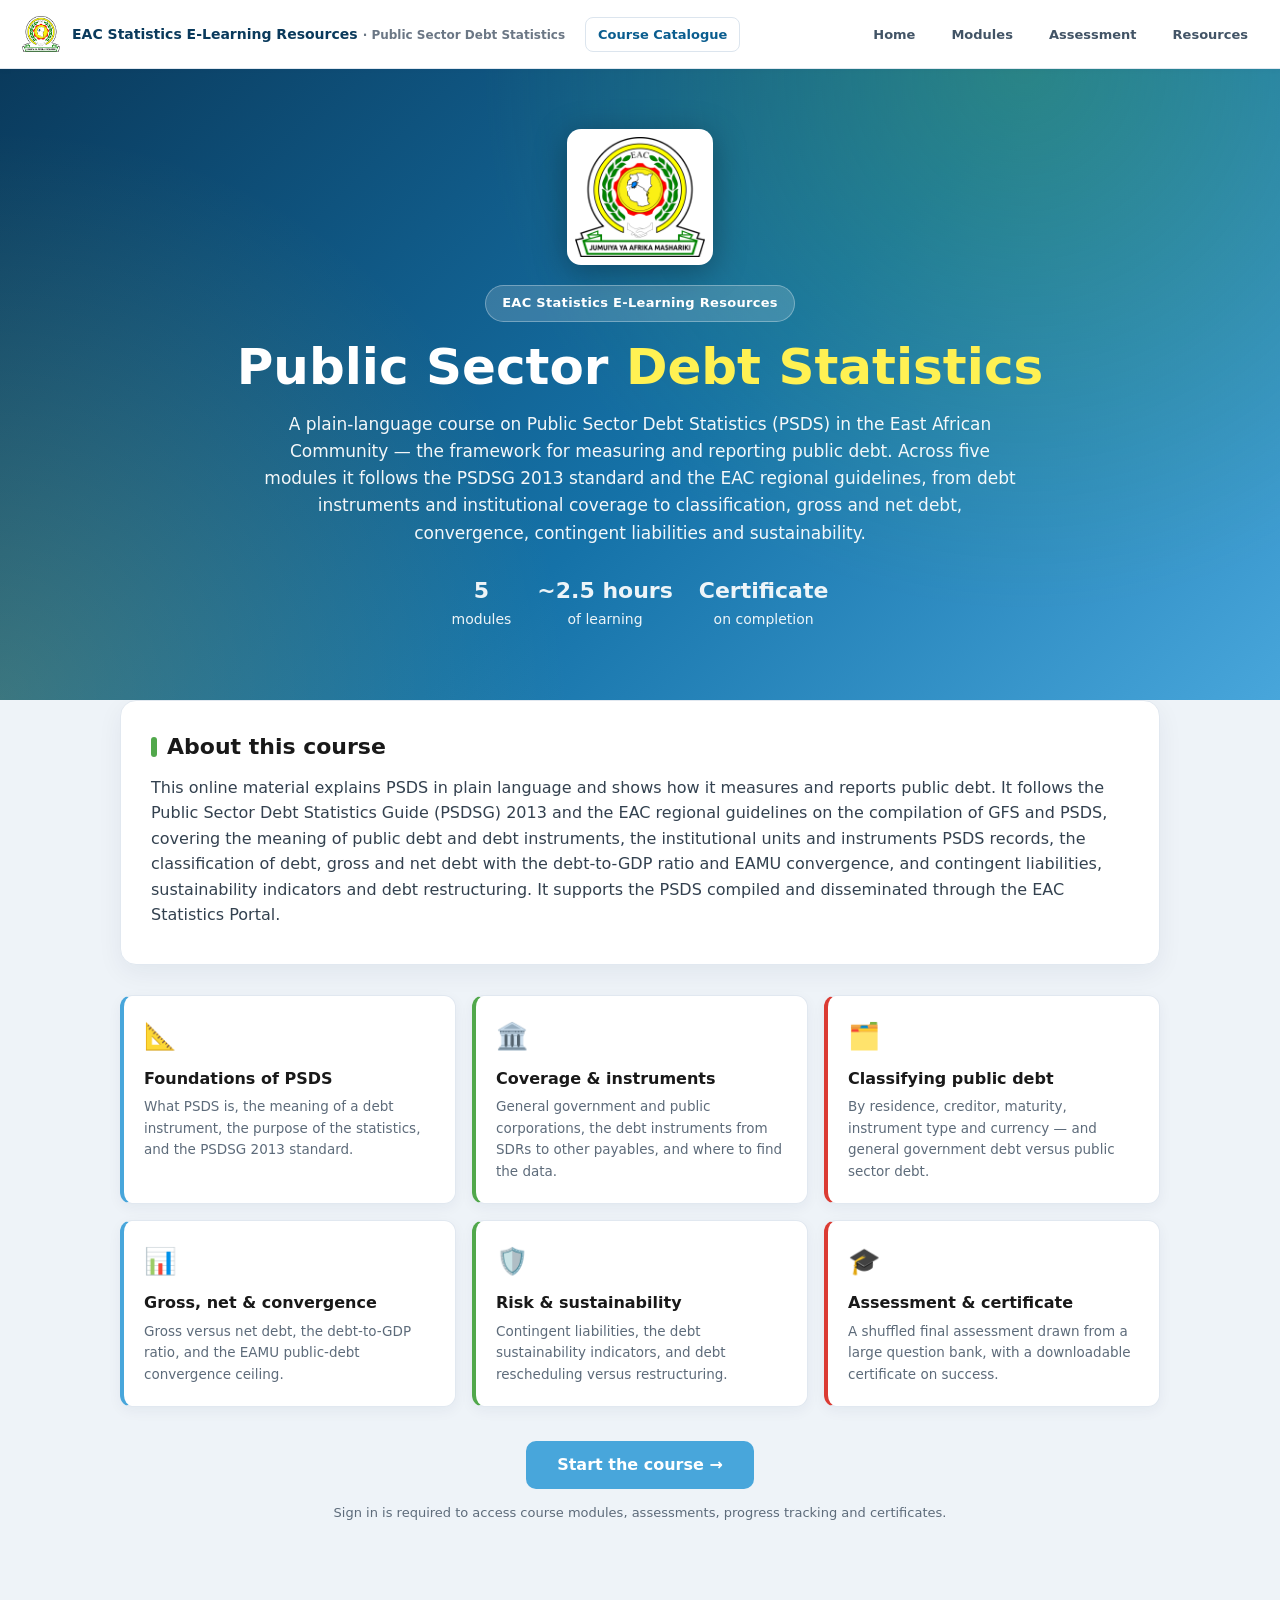
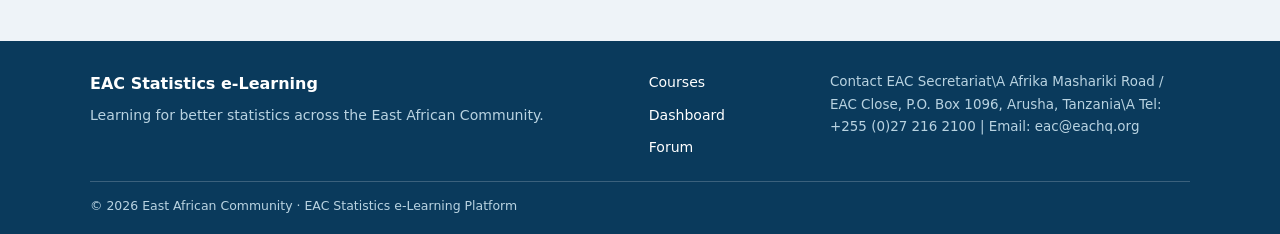
<file: legacy_courses/GFS__EAC_PSDS_Course.html>
<!DOCTYPE html>

<html lang="en"><head><meta charset="utf-8"/><meta content="width=device-width,initial-scale=1" name="viewport"/>
<title>EAC Statistics E-Learning Resources — Public Sector Debt Statistics</title>
<style>
*{box-sizing:border-box;margin:0;padding:0}
:root{
 --eac-blue:#48A6DB;--eac-blue-d:#2f86bb;--eac-green:#51A84B;--eac-green-d:#3d8a38;
 --eac-yellow:#FFF153;--eac-red:#DB3B33;--eac-ink:#191919;
 --bg:#eef3f8;--card:#ffffff;--line:#e1e8f0;--muted:#5d6b7a;--soft:#f5f8fc;
}
html{scroll-behavior:smooth}
body{font-family:'Segoe UI',system-ui,-apple-system,Arial,sans-serif;color:var(--eac-ink);background:var(--bg);line-height:1.6}
.screen{display:none;min-height:100vh}
.screen.active{display:block}
.wrap{max-width:1080px;margin:0 auto;padding:0 20px}
.btn{display:inline-flex;align-items:center;gap:8px;border:1px solid transparent;border-radius:10px;padding:12px 22px;font-size:15px;font-weight:700;cursor:pointer;text-decoration:none;transition:.15s;font-family:inherit;line-height:1}
.btn-lg{padding:15px 30px;font-size:16px}
.btn-blue{background:var(--eac-blue);color:#fff}.btn-blue:hover{background:var(--eac-blue-d)}
.btn-green{background:var(--eac-green);color:#fff}.btn-green:hover{background:var(--eac-green-d)}
.btn-ghost{background:#fff;color:var(--eac-blue);border-color:var(--line)}.btn-ghost:hover{border-color:var(--eac-blue)}
.btn:disabled{opacity:.4;cursor:not-allowed}

/* topbar */
.topbar{position:sticky;top:0;z-index:40;background:#fff;border-bottom:1px solid var(--line);display:flex;align-items:center;gap:12px;padding:9px 20px;box-shadow:0 1px 6px rgba(20,40,70,.04)}
.topbar img{height:38px;width:auto}
.tb-brand{display:flex;align-items:center;gap:12px;cursor:pointer;border-radius:9px;padding:3px 7px;margin-left:-7px;transition:.15s}
.tb-brand:hover{background:var(--soft)}
.topbar .tb-t{font-weight:800;font-size:15px;color:var(--eac-ink)}
.topbar .tb-s{color:var(--muted);font-size:12.5px;font-weight:600}
.topbar .tb-sp{flex:1}
.topbar .tb-link{font-size:13px;font-weight:700;color:var(--eac-blue);background:none;border:none;cursor:pointer;padding:8px 10px;border-radius:8px}
.topbar .tb-link:hover{background:var(--soft)}

/* welcome */
.hero{background:linear-gradient(135deg,#0a3a5c,#1572a8 55%,var(--eac-blue));color:#fff;padding:60px 20px 70px;text-align:center;position:relative;overflow:hidden}
.hero::after{content:"";position:absolute;inset:0;background:radial-gradient(circle at 80% 0,rgba(81,168,75,.35),transparent 45%),radial-gradient(circle at 0 100%,rgba(255,241,83,.18),transparent 40%)}
.hero>*{position:relative;z-index:1}
.hero .crest{display:block;height:120px;width:auto;margin:0 auto 20px;padding:8px;background:#fff;border-radius:14px;box-sizing:content-box;filter:drop-shadow(0 6px 16px rgba(0,0,0,.3));mix-blend-mode:normal}
.hero .kicker{display:inline-block;background:rgba(255,255,255,.16);border:1px solid rgba(255,255,255,.3);padding:7px 16px;border-radius:30px;font-size:13px;font-weight:700;letter-spacing:.3px;margin-bottom:18px}
.hero h1{font-size:clamp(30px,5vw,50px);font-weight:800;line-height:1.1;margin-bottom:6px}
.hero h1 .hl{color:var(--eac-yellow)}
.hero .lede{max-width:760px;margin:16px auto 26px;font-size:17px;opacity:.95}
.hero .meta{display:flex;gap:26px;justify-content:center;flex-wrap:wrap;margin-top:26px;font-size:14px;opacity:.92}
.hero .meta b{display:block;font-size:22px;font-weight:800;color:#fff}
.welcome-body{padding:46px 20px 70px}
.about{background:var(--card);border:1px solid var(--line);border-radius:16px;padding:28px 30px;box-shadow:0 8px 26px rgba(20,40,70,.06);margin-top:-46px}
.about h2{font-size:22px;color:var(--eac-ink);margin-bottom:10px}
.about h2::before{content:"";display:inline-block;width:6px;height:20px;background:var(--eac-green);border-radius:3px;margin-right:10px;vertical-align:-3px}
.about p{color:#33414f;margin-bottom:8px}
.feat-grid{display:grid;grid-template-columns:repeat(auto-fit,minmax(250px,1fr));gap:16px;margin:30px 0}
.feat{background:var(--card);border:1px solid var(--line);border-left:4px solid var(--eac-blue);border-radius:12px;padding:20px;box-shadow:0 4px 14px rgba(20,40,70,.05)}
.feat:nth-child(3n+2){border-left-color:var(--eac-green)}
.feat:nth-child(3n){border-left-color:var(--eac-red)}
.feat .ic{font-size:26px;margin-bottom:8px}
.feat h3{font-size:16px;margin-bottom:5px}
.feat p{font-size:13.5px;color:var(--muted)}
.start-cta{text-align:center;margin-top:34px}
.cta-row{display:flex;gap:14px;justify-content:center;flex-wrap:wrap}
.cta-note{font-size:13px;color:var(--muted);margin-top:14px}
.resources{margin-top:22px;background:var(--card);border:1px solid var(--line);border-radius:14px;padding:18px 22px;box-shadow:0 4px 14px rgba(20,40,70,.05)}
.resources h3{font-size:16px;margin-bottom:12px}
.res-links{display:flex;gap:12px;flex-wrap:wrap}
.res-link{display:inline-flex;align-items:center;gap:8px;background:var(--soft);border:1px solid var(--line);border-radius:10px;padding:11px 16px;font-size:14px;font-weight:700;color:var(--eac-blue);text-decoration:none;transition:.15s}
.res-link:hover{border-color:var(--eac-blue);background:#eaf4fb}
.res-link span{font-size:13px;color:var(--muted)}

/* registration */
.reg-card{max-width:720px;margin:40px auto;background:var(--card);border:1px solid var(--line);border-radius:16px;box-shadow:0 10px 30px rgba(20,40,70,.08);overflow:hidden}
.reg-head{background:linear-gradient(120deg,var(--eac-blue),var(--eac-blue-d));color:#fff;padding:24px 30px}
.reg-head h2{font-size:23px;margin-bottom:4px}.reg-head p{opacity:.92;font-size:14px}
.reg-body{padding:26px 30px 30px}
.reg-grid{display:grid;grid-template-columns:1fr 1fr;gap:16px}
.fld{display:flex;flex-direction:column;gap:6px}.fld.full{grid-column:1/-1}
.fld label{font-size:13px;font-weight:700;color:#374756}.fld .req{color:var(--eac-red)}
.fld input,.fld select{padding:11px 12px;border:1.5px solid var(--line);border-radius:9px;font-size:14.5px;font-family:inherit;background:#fff;transition:.15s}
.fld input:focus,.fld select:focus{outline:none;border-color:var(--eac-blue);box-shadow:0 0 0 3px rgba(72,166,219,.15)}
.fld input.err,.fld select.err{border-color:var(--eac-red);background:#fef5f5}
.reg-note{font-size:12.5px;color:var(--muted);margin-top:6px}
.reg-error{display:none;background:#fef5f5;border:1px solid #f3c9c7;color:#a3271f;padding:11px 14px;border-radius:9px;font-size:13.5px;font-weight:600;margin-top:14px}
.reg-actions{margin-top:22px;display:flex;justify-content:space-between;align-items:center;gap:12px;flex-wrap:wrap}

/* hub */
.hub-head{background:linear-gradient(120deg,#0a3a5c,var(--eac-blue));color:#fff;padding:34px 20px 30px}
.hub-head .wrap{display:flex;align-items:center;gap:18px;flex-wrap:wrap}
.hub-head h2{font-size:clamp(22px,3.4vw,30px);font-weight:800}
.hub-head p{opacity:.92;font-size:14.5px;margin-top:3px}
.hub-prog{margin-left:auto;text-align:center;background:rgba(255,255,255,.13);border:1px solid rgba(255,255,255,.25);border-radius:14px;padding:12px 20px;min-width:140px}
.hub-prog b{display:block;font-size:26px;font-weight:800}
.hub-prog small{font-size:12px;opacity:.9}
.hub-body{padding:30px 20px 70px}
.resume-banner{display:none;align-items:center;gap:16px;flex-wrap:wrap;background:linear-gradient(110deg,#eef8f0,#e6f4ec);border:1px solid #cfe8d0;border-left:5px solid var(--eac-green);border-radius:12px;padding:14px 18px;margin-bottom:18px}
.resume-banner .rb-txt{flex:1;min-width:220px;font-size:14px;color:#2c4a30}
.resume-banner .rb-actions{display:flex;gap:10px;align-items:center;flex-wrap:wrap}
.rb-reset{background:none;border:none;color:var(--muted);font-size:12.5px;font-weight:700;text-decoration:underline;cursor:pointer;padding:8px}
.rb-reset:hover{color:var(--eac-red)}
.nostore-note{background:#fffaf0;border:1px solid #f0e0b0;color:#7a5b00;border-radius:10px;padding:11px 15px;font-size:13px;margin-bottom:16px}
.hub-intro{color:#33414f;max-width:820px;margin-bottom:22px}
.mod-bar{display:flex;align-items:center;gap:18px;background:var(--card);border:1px solid var(--line);border-radius:14px;padding:18px 22px;margin-bottom:14px;box-shadow:0 4px 14px rgba(20,40,70,.05);transition:.16s;cursor:pointer;position:relative;overflow:hidden}
.mod-bar::before{content:"";position:absolute;left:0;top:0;bottom:0;width:5px;background:var(--eac-blue)}
.mod-bar:nth-child(3n+2)::before{background:var(--eac-green)}
.mod-bar:nth-child(3n)::before{background:var(--eac-yellow)}
.mod-bar:hover{transform:translateY(-2px);box-shadow:0 10px 26px rgba(20,40,70,.12);border-color:var(--eac-blue)}
.mod-num{flex:none;width:54px;height:54px;border-radius:13px;background:linear-gradient(135deg,var(--eac-blue),var(--eac-blue-d));color:#fff;display:flex;flex-direction:column;align-items:center;justify-content:center;font-weight:800;line-height:1}
.mod-num small{font-size:9px;font-weight:700;opacity:.85;text-transform:uppercase}
.mod-num b{font-size:21px}
.mod-info{flex:1;min-width:0}
.mod-info h3{font-size:17px;margin-bottom:3px}
.mod-info p{font-size:13.3px;color:var(--muted);margin-bottom:6px}
.mod-tags{display:flex;gap:8px;flex-wrap:wrap;font-size:11.5px;color:var(--muted)}
.mod-tags span{background:var(--soft);border:1px solid var(--line);border-radius:20px;padding:3px 10px;font-weight:600}
.mod-go{flex:none;display:flex;align-items:center;gap:10px}
.mod-status{font-size:12px;font-weight:700;color:var(--muted)}
.mod-status.done{color:var(--eac-green)}
.mod-bar .chev{font-size:20px;color:var(--eac-blue)}
.assess-bar{display:flex;align-items:center;gap:18px;background:linear-gradient(120deg,#fff,#fffdf0);border:1.5px solid var(--eac-yellow);border-radius:14px;padding:20px 22px;margin-top:18px;box-shadow:0 6px 18px rgba(20,40,70,.06)}
.assess-bar .ab-ic{width:54px;height:54px;border-radius:13px;background:linear-gradient(135deg,#e8b800,#caa000);color:#fff;display:flex;align-items:center;justify-content:center;font-size:24px;flex:none}
.assess-bar h3{font-size:17px}.assess-bar p{font-size:13.3px;color:var(--muted)}

/* player */
#screen-module{background:var(--bg)}
.player-top{position:sticky;top:0;z-index:30;background:#fff;border-bottom:1px solid var(--line);display:flex;align-items:center;gap:14px;padding:11px 20px}
.back-hub{background:none;border:1px solid var(--line);border-radius:9px;padding:9px 14px;font-size:13.5px;font-weight:700;color:var(--eac-blue);cursor:pointer}
.back-hub:hover{background:var(--soft);border-color:var(--eac-blue)}
.player-meta{flex:1;min-width:0}
.player-meta #playerTitle{display:block;font-weight:800;font-size:15px;white-space:nowrap;overflow:hidden;text-overflow:ellipsis}
.player-meta #slideCount{font-size:12px;color:var(--muted);font-weight:600}
.player-progress{height:5px;background:#dde6ef}
#slideBar{height:100%;width:0;background:linear-gradient(90deg,var(--eac-green),var(--eac-blue));transition:width .35s}
.decks{padding:26px 20px 40px}
.deck{display:none;max-width:900px;margin:0 auto}
.slide{display:none;animation:fade .35s ease}
.slide.active{display:block}
@keyframes fade{from{opacity:0;transform:translateY(8px)}to{opacity:1;transform:none}}
.slide-inner{background:var(--card);border:1px solid var(--line);border-radius:16px;padding:30px 34px;box-shadow:0 8px 26px rgba(20,40,70,.06);min-height:60vh}
.slide-head{display:flex;align-items:center;gap:14px;border-bottom:2px solid var(--soft);padding-bottom:14px;margin-bottom:18px}
.slide-head .sn{flex:none;width:42px;height:42px;border-radius:11px;background:var(--soft);color:var(--eac-blue);display:flex;align-items:center;justify-content:center;font-weight:800;font-size:17px;border:1px solid var(--line)}
.slide-head h3{font-size:21px;flex:1}
.slide-head .st{font-size:12px;color:var(--muted);font-weight:700;background:var(--soft);padding:5px 11px;border-radius:20px;white-space:nowrap}
.slide-cover{text-align:left}
.slide-cover .badge{display:inline-block;background:var(--eac-green);color:#fff;font-size:12px;font-weight:700;padding:5px 14px;border-radius:20px;margin-bottom:12px}
.slide-cover h2{font-size:27px;font-weight:800;margin-bottom:8px}
.slide-cover .msub{color:var(--muted);font-size:15.5px;margin-bottom:16px}
.player-nav{position:sticky;bottom:0;background:#fff;border-top:1px solid var(--line);display:flex;justify-content:space-between;gap:12px;padding:12px 20px;box-shadow:0 -2px 10px rgba(20,40,70,.05)}
 .player-nav .btn{min-width:130px;justify-content:center}.course-footer-inner:after{content:'Contact EAC Secretariat\\A Afrika Mashariki Road / EAC Close, P.O. Box 1096, Arusha, Tanzania\\A Tel: +255 (0)27 216 2100  |  Email: eac@eachq.org';white-space:pre-line;color:#b9d3e1;font-size:.84rem;line-height:1.65;max-width:360px}

/* voiceover placeholder */
.vo{display:flex;align-items:center;gap:12px;background:linear-gradient(110deg,#f0f7fc,#eaf3fb);border:1px solid #cfe4f3;border-radius:12px;padding:11px 14px;margin:0 0 18px}
.vo-play{flex:none;width:40px;height:40px;border-radius:50%;border:none;background:var(--eac-blue);color:#fff;font-size:16px;cursor:pointer;display:flex;align-items:center;justify-content:center;transition:.15s}
.vo-play:hover:not(:disabled){background:var(--eac-blue-d)}
.vo-play:disabled{background:#b9cfe0;cursor:not-allowed}
.vo-meta{flex:1;min-width:0}
.vo-label{font-weight:800;font-size:13px;color:#1a5a82;display:flex;align-items:center;gap:7px}
.vo-status{font-size:11.5px;color:#6b8298;font-weight:600}
.vo-toggle{background:none;border:1px solid #bcd8ea;color:#1a5a82;border-radius:8px;font-size:12px;font-weight:700;padding:6px 11px;cursor:pointer;white-space:nowrap}
.vo-toggle:hover{background:#fff}
.vo-script{display:none;flex-basis:100%;margin-top:4px;background:#fff;border:1px dashed #bcd8ea;border-radius:9px;padding:12px 14px;font-size:13.3px;color:#34505f;line-height:1.65}
.vo-script.show{display:block}
.vo-script b{color:#1a5a82}

/* content blocks */
.slide-inner .lead{font-size:16.5px;color:#2b3a47;margin-bottom:16px;font-weight:500}
.subh{font-size:16px;color:var(--eac-blue-d);margin:18px 0 10px;font-weight:800}
.def{display:flex;flex-direction:column;gap:3px;background:var(--soft);border-left:3px solid var(--eac-blue);border-radius:0 9px 9px 0;padding:12px 16px;margin:10px 0}
.def .t{font-weight:800;font-size:14.5px}.def .x{color:#44535f;font-size:14px}
.callout{border-radius:11px;padding:15px 18px;margin:15px 0;border:1px solid}
.callout h4{font-size:14.5px;margin-bottom:5px;display:flex;align-items:center;gap:8px}
.callout p{font-size:14px}
.callout.info{background:#eef6fc;border-color:#cfe4f3}.callout.info h4{color:#1a5a82}
.callout.tip{background:#eef8f0;border-color:#cfe8d0}.callout.tip h4{color:var(--eac-green-d)}
.callout.warn{background:#fffaf0;border-color:#f0e0b0}.callout.warn h4{color:#9a7000}
.callout.danger{background:#fef5f5;border-color:#f3c9c7}.callout.danger h4{color:var(--eac-red)}
.cards{display:grid;grid-template-columns:repeat(auto-fit,minmax(180px,1fr));gap:12px;margin:14px 0}
.bcard{background:#fff;border:1px solid var(--line);border-top:3px solid var(--eac-blue);border-radius:11px;padding:14px}
.bcard:nth-child(3n+2){border-top-color:var(--eac-green)}.bcard:nth-child(3n){border-top-color:var(--eac-red)}
.bcard .p{font-weight:800;font-size:14px;margin-bottom:5px}.bcard .e{font-size:13px;color:var(--muted)}
table.cmp{width:100%;border-collapse:collapse;margin:14px 0;font-size:13.5px;border:1px solid var(--line);border-radius:10px;overflow:hidden}
table.cmp thead th{background:var(--eac-blue);color:#fff;text-align:left;padding:10px 12px;font-size:13px}
table.cmp td{border-top:1px solid var(--line);padding:9px 12px;vertical-align:top}
table.cmp td.rh{font-weight:700;background:var(--soft);color:var(--eac-ink);white-space:nowrap}
table.cmp tbody tr:nth-child(even){background:#fbfdff}
.svg-wrap{background:#fff;border:1px solid var(--line);border-radius:12px;padding:14px;margin:16px 0;text-align:center}
.svg-wrap h4{font-size:13px;color:var(--muted);margin-bottom:8px;font-weight:700}
.svg-wrap svg{max-width:100%;height:auto}
.obj-grid{display:grid;gap:9px;margin:6px 0}
.obj,.tk{display:flex;gap:11px;align-items:flex-start;background:var(--soft);border-radius:9px;padding:11px 14px}
.obj .n,.tk .n{flex:none;width:24px;height:24px;border-radius:50%;background:var(--eac-blue);color:#fff;display:flex;align-items:center;justify-content:center;font-size:12.5px;font-weight:700}
.tk .n{background:var(--eac-green)}
.outcomes{background:#eef8f0;border:1px solid #cfe8d0;border-radius:11px;padding:14px 18px;margin:14px 0}
.outcomes h4{font-size:14px;color:var(--eac-green-d);margin-bottom:7px}
.outcomes ul{margin-left:18px}.outcomes li{font-size:14px;margin:3px 0}
.takeaways h4{font-size:15px;margin-bottom:8px}
.refs{margin-top:16px;padding-top:12px;border-top:1px dashed var(--line);font-size:12.5px;color:var(--muted)}
.teaser{background:linear-gradient(120deg,#0a3a5c,var(--eac-blue));color:#fff;border-radius:13px;padding:18px 22px;margin-top:8px}
.teaser h3{font-size:16px;margin-bottom:5px}.teaser p{font-size:14px;opacity:.95}

/* quiz */
.quiz{background:#fff;border:1.5px solid var(--eac-blue);border-radius:13px;padding:18px 20px;margin:18px 0;box-shadow:0 4px 14px rgba(72,166,219,.1)}
.q-top{display:flex;align-items:center;gap:10px;margin-bottom:10px;flex-wrap:wrap}
.q-tag{display:inline-flex;align-items:center;gap:7px;background:var(--eac-blue);color:#fff;font-size:12px;font-weight:700;padding:5px 13px;border-radius:20px}
.q-timer{margin-left:auto;font-size:13px;font-weight:800;color:var(--eac-blue-d);background:var(--soft);border:1px solid var(--line);border-radius:18px;padding:4px 12px;font-variant-numeric:tabular-nums}
.q-timer.low{color:var(--eac-red);border-color:#f3c9c7;background:#fef5f5}
.q-q{font-weight:700;font-size:15.5px;margin-bottom:12px}
.opt{display:block;width:100%;text-align:left;background:#fff;border:1.5px solid var(--line);border-radius:10px;padding:12px 15px;margin-bottom:9px;font-size:14.5px;cursor:pointer;transition:.13s;font-family:inherit}
.opt:hover:not(:disabled){border-color:var(--eac-blue);background:var(--soft)}
.opt b{color:var(--eac-blue);margin-right:7px}
.opt.correct{border-color:var(--eac-green);background:#eef8f0}.opt.correct b{color:var(--eac-green-d)}
.opt.wrong{border-color:var(--eac-red);background:#fef5f5}.opt.wrong b{color:var(--eac-red)}
.opt:disabled{cursor:default}
.fb{display:none;margin-top:10px;padding:12px 15px;border-radius:9px;font-size:14px}
.fb.show{display:block}.fb.ok{background:#eef8f0;border:1px solid #cfe8d0;color:#256b2a}
.fb.no{background:#fef5f5;border:1px solid #f3c9c7;color:#9a271f}

/* dragdrop */
.dd{background:#fff;border:1.5px solid var(--eac-green);border-radius:13px;padding:18px 20px;margin:18px 0;box-shadow:0 4px 14px rgba(81,168,75,.1)}
.dd-tag{display:inline-flex;align-items:center;gap:7px;background:var(--eac-green);color:#fff;font-size:12px;font-weight:700;padding:5px 13px;border-radius:20px}
.dd-i{font-size:14px;color:#44535f;margin:9px 0 12px}
.pool{display:flex;flex-wrap:wrap;gap:9px;min-height:48px;padding:11px;background:var(--soft);border:1.5px dashed var(--line);border-radius:10px;margin-bottom:14px}
.chip{background:#fff;border:1.5px solid var(--eac-blue);border-radius:9px;padding:8px 13px;font-size:13.5px;font-weight:600;cursor:grab;user-select:none}
.chip.sel{background:var(--eac-blue);color:#fff;box-shadow:0 3px 10px rgba(72,166,219,.35)}
.chip.right{border-color:var(--eac-green);background:#eef8f0}.chip.wrong{border-color:var(--eac-red);background:#fef5f5}
.bins{display:grid;grid-template-columns:repeat(auto-fit,minmax(150px,1fr));gap:11px}
.bin{border:1.5px solid var(--line);border-radius:10px;overflow:hidden}.bin.over{border-color:var(--eac-blue);background:var(--soft)}
.bin h5{background:var(--soft);padding:8px 11px;font-size:13px;color:var(--eac-ink);border-bottom:1px solid var(--line)}
.bin .drop{min-height:62px;padding:9px;display:flex;flex-direction:column;gap:7px}
.dd-actions{display:flex;gap:9px;margin-top:13px}
.dd-btn{border:none;border-radius:9px;padding:9px 16px;font-size:13.5px;font-weight:700;cursor:pointer;font-family:inherit}
.dd-btn.check{background:var(--eac-green);color:#fff}.dd-btn.reset{background:var(--soft);color:#44535f;border:1px solid var(--line)}

/* click-to-reveal */
.reveal{background:#fff;border:1.5px solid var(--eac-blue);border-radius:13px;padding:18px 20px;margin:18px 0;box-shadow:0 4px 14px rgba(72,166,219,.1)}
.rv-tag{display:inline-flex;align-items:center;gap:7px;background:var(--eac-blue);color:#fff;font-size:12px;font-weight:700;padding:5px 13px;border-radius:20px}
.rv-i{font-size:14px;color:#44535f;margin:9px 0 12px}
.rv-grid{display:flex;flex-wrap:wrap;gap:8px;margin-bottom:14px}
.rv-chip{background:var(--soft);border:1.5px solid var(--line);border-radius:9px;padding:9px 13px;font-size:13.5px;font-weight:600;color:var(--eac-ink);cursor:pointer;transition:.13s;font-family:inherit;text-align:left}
.rv-chip:hover{border-color:var(--eac-blue);background:#eaf4fb}
.rv-chip.active{background:var(--eac-blue);color:#fff;border-color:var(--eac-blue);box-shadow:0 3px 10px rgba(72,166,219,.3)}
.rv-panel{background:var(--soft);border:1px solid var(--line);border-radius:10px;padding:14px 16px;min-height:64px}
.rv-hint{color:var(--muted);font-size:13.5px;text-align:center;padding:10px 0}
.rv-def h5{font-size:15px;color:var(--eac-blue-d);margin-bottom:6px}
.rv-def p{font-size:14px;color:#33414f;line-height:1.6}

/* assessment */
.assess-head{background:linear-gradient(120deg,#0a3a5c,var(--eac-blue));color:#fff;padding:32px 20px}
.assess-head h2{font-size:26px;font-weight:800}.assess-head p{opacity:.93;margin-top:6px;max-width:760px}
.assess-body{padding:28px 20px 70px}
.test-q{background:var(--card);border:1px solid var(--line);border-radius:12px;padding:18px 22px;margin-bottom:14px;box-shadow:0 3px 12px rgba(20,40,70,.05)}
.test-q .tq{font-weight:700;font-size:15.5px;margin-bottom:12px}
.test-q .tq .n{display:inline-flex;width:26px;height:26px;border-radius:50%;background:var(--eac-blue);color:#fff;align-items:center;justify-content:center;font-size:13px;margin-right:9px}
.test-opt{display:block;width:100%;text-align:left;background:#fff;border:1.5px solid var(--line);border-radius:9px;padding:11px 14px;margin-bottom:8px;font-size:14.5px;cursor:pointer;font-family:inherit;transition:.12s}
.test-opt:hover{border-color:var(--eac-blue);background:var(--soft)}
.test-opt.sel{border-color:var(--eac-blue);background:#eaf4fb;font-weight:600}
.test-progress{position:sticky;top:0;background:rgba(238,243,248,.96);backdrop-filter:blur(4px);padding:12px 0;z-index:20;margin-bottom:8px}
.tp-row{display:flex;align-items:center;gap:14px}
.tp-bar{flex:1;height:8px;background:#dde6ef;border-radius:5px;overflow:hidden}.tp-fill{height:100%;width:0;background:linear-gradient(90deg,var(--eac-green),var(--eac-blue));transition:.3s}
.assess-timer{flex:none;font-size:14px;font-weight:800;color:var(--eac-blue-d);background:#fff;border:1.5px solid var(--line);border-radius:20px;padding:5px 14px;font-variant-numeric:tabular-nums}
.assess-timer.low{color:#fff;background:var(--eac-red);border-color:var(--eac-red)}
.tp-txt{font-size:12.5px;color:var(--muted);font-weight:600;margin-top:5px}
.test-submit{text-align:center;margin-top:20px}
#testResult{display:none}#testResult.show{display:block}
.result-card{border-radius:16px;padding:26px;margin-bottom:18px;display:flex;gap:24px;align-items:center;flex-wrap:wrap}
.result-card.pass{background:#eef8f0;border:1.5px solid var(--eac-green)}
.result-card.fail{background:#fffaf0;border:1.5px solid var(--eac-yellow)}
.score-ring{flex:none;width:108px;height:108px;border-radius:50%;display:flex;flex-direction:column;align-items:center;justify-content:center;color:#fff}
.score-ring.pass{background:linear-gradient(135deg,var(--eac-green),var(--eac-green-d))}
.score-ring.fail{background:linear-gradient(135deg,#e0a800,#b88600)}
.score-ring b{font-size:28px;font-weight:800}.score-ring small{font-size:12px;opacity:.9}
.result-text{flex:1;min-width:240px}.result-text h3{font-size:20px;margin-bottom:6px}
.result-actions{margin-top:14px;display:flex;gap:10px;flex-wrap:wrap}
.review-list{margin:6px 0 0 18px;font-size:14px}
.ans-review{margin-top:10px;background:#fff;border:1px solid var(--line);border-radius:12px;padding:6px 18px}
.ans-review summary{cursor:pointer;font-weight:700;color:var(--eac-blue);padding:12px 0}
.ans-item{border-top:1px solid var(--line);padding:12px 0}
.ans-item .ai-q{font-weight:700;font-size:14px;margin-bottom:5px}
.ai-a{font-size:13.5px}.ai-c{font-size:13.5px;color:var(--eac-green-d);font-weight:600;margin-top:2px}
.ai-e{font-size:13px;color:var(--muted);margin-top:4px;font-style:italic}

/* certificate */
.cert-wrap{padding:30px 20px 70px;text-align:center}
.cert-actions{margin:0 auto 22px;display:flex;gap:12px;justify-content:center;flex-wrap:wrap;max-width:760px}
.cert-stage{max-width:920px;margin:0 auto;box-shadow:0 14px 40px rgba(20,40,70,.16);border-radius:8px;overflow:hidden}
.cert-stage svg{display:block;width:100%;height:auto}

@media print{
 .topbar,.cert-actions,.player-nav,.player-top{display:none!important}
 .screen{display:none!important}#screen-certificate{display:block!important}
 .cert-stage{box-shadow:none;max-width:100%}
}
@media(max-width:720px){
 .reg-grid{grid-template-columns:1fr}.slide-inner{padding:22px 18px}
 .hub-prog{margin-left:0;width:100%}.player-nav .btn{min-width:auto;flex:1}
 .topbar .tb-s{display:none}
}
</style><style>

<style>
.topbar{position:sticky;top:0;z-index:100;background:#fff!important;background-color:#fff!important;opacity:1!important;border-bottom:1px solid #dce5ee;display:flex;align-items:center;gap:6px;padding:8px 20px;box-shadow:0 4px 18px rgba(20,40,70,.12);backdrop-filter:none!important;-webkit-backdrop-filter:none!important}
.topbar .tb-brand{display:flex;align-items:center;gap:10px;min-width:260px;padding:4px 8px;margin-left:-8px;cursor:pointer;border-radius:8px}.topbar .tb-brand:hover{background:#f5f8fc}
.topbar .tb-brand img{width:42px;height:42px;object-fit:contain;flex:none;background:#fff;border-radius:6px;padding:2px;mix-blend-mode:normal}.topbar .tb-t{font-weight:800;font-size:14px;color:#0a3a5c}.topbar .tb-s{color:#6b7785;font-size:12px;font-weight:600}.topbar .tb-sp{flex:1}.topbar .tb-link{border:0;background:transparent;color:#425466;font:700 13px 'Segoe UI',system-ui,sans-serif;padding:9px 12px;border-radius:8px;cursor:pointer;text-decoration:none}.topbar .tb-link:hover{background:#eef5fa;color:#0a5d8f}.topbar .tb-link.active{background:#0a5d8f;color:#fff}.topbar .tb-catalogue{border:1px solid #dce5ee;color:#0a5d8f}.topbar .tb-catalogue:hover{background:#eef5fa}.topbar .tb-link:last-child{white-space:nowrap}
@media(max-width:760px){.topbar{overflow-x:auto}.topbar .tb-brand{min-width:210px}.topbar .tb-s{display:none}.topbar .tb-link{white-space:nowrap;padding:8px 10px}}
</style>
<style>/* EAC responsive hardening */
html,body{max-width:100%;overflow-x:hidden}.wrap{width:100%;max-width:1080px}.topbar{max-width:100%;overflow-x:auto}.topbar .tb-brand{flex:0 1 auto}.hero,.hub-head,.assess-head{overflow:hidden}.slide-inner,.test-q,.about,.resources,.reg-card{max-width:100%;min-width:0;overflow-wrap:anywhere}@media(max-width:760px){.wrap{padding-left:14px;padding-right:14px}.hero{padding:36px 14px 44px}.hero .crest{height:82px}.hero h1{font-size:clamp(25px,8vw,38px)}.hero .lede{font-size:15px}.hero .meta{gap:12px;font-size:12px}.hero .meta b{font-size:18px}.welcome-body,.hub-body,.assess-body,.cert-wrap{padding-left:14px;padding-right:14px}.about{padding:20px}.feat-grid{grid-template-columns:1fr}.mod-bar,.assess-bar{align-items:flex-start;gap:10px;padding:14px}.mod-num,.assess-bar .ab-ic{width:44px;height:44px}.mod-info h3,.assess-bar h3{font-size:15px}.mod-go{margin-left:auto}.cta-row,.result-actions,.cert-actions{width:100%}.cta-row .btn,.result-actions .btn,.cert-actions .btn{width:100%;justify-content:center}.reg-body{padding:20px}.test-q{padding:14px}.tp-row{gap:8px}.assess-timer{padding:5px 9px;font-size:12px}}@media(max-width:480px){.topbar{padding:7px 10px;gap:4px}.topbar .tb-brand{min-width:175px}.topbar .tb-link{padding:7px 8px;font-size:12px}.topbar .tb-brand img{width:34px;height:34px}.player-nav{flex-wrap:wrap}.player-nav .btn{min-width:45%;}.test-opt{font-size:13.5px;padding:10px}.result-card{padding:18px}.score-ring{width:88px;height:88px}.reg-actions{flex-direction:column;align-items:stretch}.reg-actions .btn{width:100%;justify-content:center}}</style></head>
<body>
<div class="topbar">
<div class="tb-brand" data-screen="welcome" title="Back to the home page">
<img alt="East African Community" src="../images/eac-crest.png"/>
<div><span class="tb-t">EAC Statistics E-Learning Resources</span> <span class="tb-s">· Public Sector Debt Statistics</span></div>
</div>
<button class="tb-link tb-catalogue" data-catalogue="" type="button">Course Catalogue</button>
<span class="tb-sp"></span>
<button class="tb-link" data-screen="welcome">Home</button>
<button class="tb-link" data-screen="hub">Modules</button>
<button class="tb-link" data-screen="assessment">Assessment</button>
<button class="tb-link" data-course-resources="" type="button">Resources</button>
</div>
<section class="screen active" id="screen-welcome">
<div class="hero">
<img alt="EAC emblem" class="crest" src="../images/eac-crest.png"/>
<span class="kicker">EAC Statistics E-Learning Resources</span>
<h1>Public Sector <span class="hl">Debt Statistics</span></h1>
<p class="lede">A plain-language course on Public Sector Debt Statistics (PSDS) in the East African Community — the framework for measuring and reporting public debt. Across five modules it follows the PSDSG 2013 standard and the EAC regional guidelines, from debt instruments and institutional coverage to classification, gross and net debt, convergence, contingent liabilities and sustainability.</p>
<div class="meta"><div><b>5</b>modules</div><div><b>~2.5 hours</b>of learning</div><div><b>Certificate</b>on completion</div></div>
</div>
<div class="welcome-body"><div class="wrap">
<div class="about"><h2>About this course</h2><p>This online material explains PSDS in plain language and shows how it measures and reports public debt. It follows the Public Sector Debt Statistics Guide (PSDSG) 2013 and the EAC regional guidelines on the compilation of GFS and PSDS, covering the meaning of public debt and debt instruments, the institutional units and instruments PSDS records, the classification of debt, gross and net debt with the debt-to-GDP ratio and EAMU convergence, and contingent liabilities, sustainability indicators and debt restructuring. It supports the PSDS compiled and disseminated through the EAC Statistics Portal.</p></div>
<div class="feat-grid"><div class="feat"><div class="ic">📐</div><h3>Foundations of PSDS</h3><p>What PSDS is, the meaning of a debt instrument, the purpose of the statistics, and the PSDSG 2013 standard.</p></div><div class="feat"><div class="ic">🏛️</div><h3>Coverage &amp; instruments</h3><p>General government and public corporations, the debt instruments from SDRs to other payables, and where to find the data.</p></div><div class="feat"><div class="ic">🗂️</div><h3>Classifying public debt</h3><p>By residence, creditor, maturity, instrument type and currency — and general government debt versus public sector debt.</p></div><div class="feat"><div class="ic">📊</div><h3>Gross, net &amp; convergence</h3><p>Gross versus net debt, the debt-to-GDP ratio, and the EAMU public-debt convergence ceiling.</p></div><div class="feat"><div class="ic">🛡️</div><h3>Risk &amp; sustainability</h3><p>Contingent liabilities, the debt sustainability indicators, and debt rescheduling versus restructuring.</p></div><div class="feat"><div class="ic">🎓</div><h3>Assessment &amp; certificate</h3><p>A shuffled final assessment drawn from a large question bank, with a downloadable certificate on success.</p></div></div>
<div class="start-cta">
<div class="cta-row">
<button class="btn btn-blue btn-lg" data-screen="hub">Start the course →</button>
<a class="btn btn-ghost btn-lg" href="../register.php">Create learner account</a>
</div>
<p class="cta-note">Sign in is required to access course modules, assessments, progress tracking and certificates.</p>
</div>
</div></div>
</section>
<section class="screen" id="screen-register">
<div class="reg-card">
<div class="reg-head">
<h2>Register for your certificate</h2>
<p>Sign in is required to access the modules, final assessment and certificate. Fields marked * are required.</p>
</div>
<form class="reg-body" onsubmit="return false">
<div class="reg-grid">
<div class="fld"><label for="regFirst">First name <span class="req">*</span></label><input id="regFirst" type="text"/></div>
<div class="fld"><label for="regMiddle">Middle name <small class="reg-note" style="display:inline;margin:0;font-weight:normal;">optional</small></label><input id="regMiddle" type="text"/></div>
<div class="fld"><label for="regSurname">Surname <span class="req">*</span></label><input id="regSurname" type="text"/></div>
<div class="fld"><label for="regSex">Sex <span class="req">*</span></label><select id="regSex"><option value="">Select…</option><option value="Male">Male</option><option value="Female">Female</option></select></div>
<div class="fld full"><label for="regEmail">Email address <span class="req">*</span></label><input id="regEmail" placeholder="name@example.org" type="email"/></div>
<div class="fld"><label for="regOrg">Organisation <span class="req">*</span></label><input id="regOrg" type="text"/></div>
<div class="fld"><label for="regSector">Sector <span class="req">*</span></label><select id="regSector"><option value="">Select…</option><option value="National Statistics Office">National Statistics Office</option><option value="Central Bank">Central Bank</option><option value="Ministry of Finance">Ministry of Finance</option><option value="Ministry of Agriculture">Ministry of Agriculture</option><option value="Other government">Other government</option><option value="EAC organ/institution">EAC organ/institution</option><option value="Development partner">Development partner</option><option value="Private sector">Private sector</option><option value="Academia/research">Academia/research</option><option value="Civil society/NGO">Civil society/NGO</option><option value="Media">Media</option><option value="Other">Other</option></select><div class="fld" id="regSectorOtherWrap" style="display:none;margin-top:6px"><label for="regSectorOther">Please specify sector</label><input id="regSectorOther" type="text"/></div></div>
<div class="fld"><label for="regCountry">Country <span class="req">*</span></label><select id="regCountry"><option value="">Select…</option><option value="Burundi">Burundi</option><option value="DRC">DRC</option><option value="Kenya">Kenya</option><option value="Rwanda">Rwanda</option><option value="Somalia">Somalia</option><option value="South Sudan">South Sudan</option><option value="Tanzania">Tanzania</option><option value="Uganda">Uganda</option><option value="Other">Other</option></select><div class="fld" id="regCountryOtherWrap" style="display:none;margin-top:6px"><label for="regCountryOther">Please specify country</label><input id="regCountryOther" type="text"/></div></div>
<div class="fld full"><label for="regRole">Role / job title <small class="reg-note" style="display:inline;margin:0;font-weight:normal;">optional</small></label><input id="regRole" type="text"/></div>
</div>
<div class="reg-error" id="regError"></div>
<div class="reg-actions">
<button class="btn btn-ghost" data-screen="welcome">← Back</button>
<button class="btn btn-blue btn-lg" id="regSubmit">Register &amp; start the assessment →</button>
</div>
<p class="reg-note">Your details are used only to personalise your experience and certificate within this session.</p>
</form>
</div>
</section>

<section class="screen" id="screen-hub"><div class="hub-head"><div class="wrap"><div><h2>Course content</h2><p>PSDS · work through the modules, then take the final assessment</p></div><div class="hub-prog"><b><span id="hubDone">0</span>/<span id="hubTotal">5</span></b><small>modules completed</small></div></div></div><div class="hub-body"><div class="wrap"><div class="resume-banner" id="resumeBanner" style="display:none"></div><div class="nostore-note" id="noStoreNote" style="display:none">⚠️ This browser window is blocking local storage (for example private / incognito mode), so your place can't be saved between visits. Open the course in a normal browser window to save progress.</div><p class="hub-intro">Work through the five modules in order. Each opens with its objectives, develops the concepts with definitions, diagrams and knowledge checks, and closes with a summary. A final assessment draws on all five modules; pass it to earn your certificate.</p><div class="mod-bar" data-mid="m1" data-openmod="m1"><div class="mod-num"><small>Module</small><b>1</b></div><div class="mod-info"><h3>Foundations of Public Sector Debt Statistics</h3><p>What PSDS is, what a debt instrument is, what the statistics are for, and the international standard behind them.</p><div class="mod-tags"><span>⏱️ ~25 minutes</span><span>🎯 4 objectives</span><span>🗂️ 4 slides</span></div></div><div class="mod-go"><span class="mod-status">Start →</span><span class="chev">›</span></div></div><div class="mod-bar" data-mid="m2" data-openmod="m2"><div class="mod-num"><small>Module</small><b>2</b></div><div class="mod-info"><h3>Institutional Coverage, Debt Instruments &amp; Data Sources</h3><p>The institutional units PSDS covers, the debt instruments it records, and where the data can be accessed.</p><div class="mod-tags"><span>⏱️ ~30 minutes</span><span>🎯 3 objectives</span><span>🗂️ 5 slides</span></div></div><div class="mod-go"><span class="mod-status">Start →</span><span class="chev">›</span></div></div><div class="mod-bar" data-mid="m3" data-openmod="m3"><div class="mod-num"><small>Module</small><b>3</b></div><div class="mod-info"><h3>Classifying Public Debt</h3><p>The five ways public debt is classified, the difference between general government debt and public sector debt, and external versus domestic debt.</p><div class="mod-tags"><span>⏱️ ~30 minutes</span><span>🎯 4 objectives</span><span>🗂️ 5 slides</span></div></div><div class="mod-go"><span class="mod-status">Start →</span><span class="chev">›</span></div></div><div class="mod-bar" data-mid="m4" data-openmod="m4"><div class="mod-num"><small>Module</small><b>4</b></div><div class="mod-info"><h3>Gross vs Net Debt, Debt-to-GDP &amp; EAMU Convergence</h3><p>The headline debt numbers — gross versus net debt, the debt-to-GDP ratio, and the regional convergence ceiling.</p><div class="mod-tags"><span>⏱️ ~28 minutes</span><span>🎯 3 objectives</span><span>🗂️ 5 slides</span></div></div><div class="mod-go"><span class="mod-status">Start →</span><span class="chev">›</span></div></div><div class="mod-bar" data-mid="m5" data-openmod="m5"><div class="mod-num"><small>Module</small><b>5</b></div><div class="mod-info"><h3>Contingent Liabilities, Sustainability &amp; Restructuring</h3><p>Obligations that may arise, the indicators used to judge sustainability, and how rescheduling differs from restructuring.</p><div class="mod-tags"><span>⏱️ ~28 minutes</span><span>🎯 4 objectives</span><span>🗂️ 5 slides</span></div></div><div class="mod-go"><span class="mod-status">Start →</span><span class="chev">›</span></div></div><div class="assess-bar"><div class="ab-ic">🎓</div><div class="mod-info" style="flex:1"><h3>Final Assessment</h3><p>A shuffled set drawn from a large question bank — pass to earn your EAC certificate.</p></div><button class="btn btn-blue" data-screen="assessment">Start assessment →</button></div><div class="resources"><h3>📚 Other EAC statistics resources</h3><div class="res-links"><a class="res-link" href="https://eac.opendataforafrica.org/" rel="noopener" target="_blank">EAC Open Data Portal <span>↗</span></a><a class="res-link" href="https://eac.opendataforafrica.org/xlrnoff/eac-statistics-guidelines" rel="noopener" target="_blank">EAC Statistics Guidelines <span>↗</span></a></div></div></div></div></section>
<section class="screen" id="screen-module">
<div class="player-top">
<button class="back-hub" data-screen="hub">← All modules</button>
<div class="player-meta"><span id="playerTitle"></span><span id="slideCount"></span></div>
</div>
<div class="player-progress"><div id="slideBar"></div></div>
<div class="decks"><div class="deck" data-mid="m1" data-n="4" id="deck-m1"><div class="slide active" data-i="0"><div class="slide-inner slide-cover"><span class="badge">Module 1 of 5</span><h2>Foundations of Public Sector Debt Statistics</h2><p class="msub">What PSDS is, what a debt instrument is, what the statistics are for, and the international standard behind them.</p><div class="vo" data-src="" data-vo="m1-intro"><button class="vo-play" disabled="" title="Audio coming soon">🔊</button><div class="vo-meta"><span class="vo-label">🎙️ Narration</span><span class="vo-status">Audio to be added · script ready</span></div><button class="vo-toggle">Show script</button><div class="vo-script"><b>Narration script:</b> Public Sector Debt Statistics (PSDS) is the framework used for measuring and reporting public debt data. It records total gross public debt — all government liabilities that are debt instruments.</div></div><p class="lead">Public Sector Debt Statistics (PSDS) is the framework used for measuring and reporting public debt data. It records total gross public debt — all government liabilities that are debt instruments. This module introduces PSDS, defines a debt instrument, explains what the statistics are used for, and identifies the international standard (the Public Sector Debt Statistics Guide, PSDSG 2013) that keeps them consistent and comparable across countries. Like GFS, PSDS for the EAC is compiled and disseminated through the EAC Statistics Portal.</p><h4 class="subh">In this module you will:</h4><div class="obj-grid"><div class="obj"><div class="n">1</div><div>Define Public Sector Debt Statistics and what they record.</div></div><div class="obj"><div class="n">2</div><div>Define a debt instrument.</div></div><div class="obj"><div class="n">3</div><div>Explain the purpose of PSDS.</div></div><div class="obj"><div class="n">4</div><div>Identify the international standard that guides PSDS compilation.</div></div></div><div class="outcomes"><h4>✅ By the end you will be able to:</h4><ul><li>Describe PSDS as a framework for measuring and reporting public debt.</li><li>Explain that gross public debt is all liabilities that are debt instruments.</li><li>State what PSDS is used for and the standard behind it.</li></ul></div></div></div><div class="slide" data-i="1"><div class="slide-inner"><div class="slide-head"><div class="sn">2</div><h3>What is PSDS, and what is a debt instrument?</h3><span class="st">⏱️ 7 min</span></div><div class="vo" data-src="" data-vo="m1s2"><button class="vo-play" disabled="" title="Audio coming soon">🔊</button><div class="vo-meta"><span class="vo-label">🎙️ Narration</span><span class="vo-status">Audio to be added · script ready</span></div><button class="vo-toggle">Show script</button><div class="vo-script"><b>Narration script:</b> Public Sector Debt Statistics (PSDS) is a framework used for measuring and reporting public debt data. It records total gross public debt, which consists of all government liabilities that are debt instruments.</div></div>
<p class="lead">Public Sector Debt Statistics (PSDS) is a framework used for measuring and reporting public debt data. It records total gross public debt, which consists of all government liabilities that are debt instruments.</p>
<div class="def"><div class="t">📐 Public Sector Debt Statistics (PSDS)</div><div class="x">A framework used for measuring and reporting public debt data — recording total gross public debt.</div></div>
<div class="def"><div class="t">📄 Debt instrument</div><div class="x">A financial claim that requires payment(s) of interest and/or principal by the debtor to the creditor at a date, or dates, in the future.</div></div>
<div class="callout info"><h4>Total gross public debt</h4><p>Gross public debt is the total of all government liabilities that are debt instruments — the starting point for everything PSDS measures.</p></div>
<div class="quiz-mount" data-quiz="m1q1"></div>
<div class="quiz-mount" data-quiz="m1q2"></div>
</div></div><div class="slide" data-i="2"><div class="slide-inner"><div class="slide-head"><div class="sn">3</div><h3>The purpose of PSDS and the PSDSG 2013 standard</h3><span class="st">⏱️ 7 min</span></div><div class="vo" data-src="" data-vo="m1s3"><button class="vo-play" disabled="" title="Audio coming soon">🔊</button><div class="vo-meta"><span class="vo-label">🎙️ Narration</span><span class="vo-status">Audio to be added · script ready</span></div><button class="vo-toggle">Show script</button><div class="vo-script"><b>Narration script:</b> PSDS is used for measuring and reporting government and public sector debt. These statistics are used for analysing fiscal sustainability and measuring the risk exposure of the government.</div></div>
<p class="lead">PSDS is used for measuring and reporting government and public sector debt. These statistics are used for analysing fiscal sustainability and measuring the risk exposure of the government.</p>
<h4 class="subh">Why PSDS matters</h4>
<div class="cards">
<div class="bcard"><div class="p">📊 Measure &amp; report</div><div class="e">Provide reliable, consistent data on government and public sector debt.</div></div>
<div class="bcard"><div class="p">⚖️ Fiscal sustainability</div><div class="e">Support analysis of whether debt levels are sustainable over time.</div></div>
<div class="bcard"><div class="p">🛡️ Risk exposure</div><div class="e">Help measure the government's exposure to fiscal risk.</div></div>
</div>
<div class="callout tip"><h4>The international standard</h4><p>Compilation of PSDS is guided by international standards including the Public Sector Debt Statistics Guide (PSDSG) 2013, which enhances consistency and comparability between countries. For the EAC, PSDS is compiled and disseminated through the EAC Statistics Portal.</p></div>
<div class="dragdrop-mount" data-dragdrop="m1dd1"></div>
<div class="quiz-mount" data-quiz="m1q3"></div>
</div></div><div class="slide" data-i="3"><div class="slide-inner"><div class="slide-head"><div class="sn">★</div><h3>Summary &amp; Key Takeaways</h3><span class="st">⏱️ 3 min</span></div><div class="vo" data-src="" data-vo="m1-summary"><button class="vo-play" disabled="" title="Audio coming soon">🔊</button><div class="vo-meta"><span class="vo-label">🎙️ Narration</span><span class="vo-status">Audio to be added · script ready</span></div><button class="vo-toggle">Show script</button><div class="vo-script"><b>Narration script:</b> To recap the key points: PSDS is a framework for measuring and reporting public debt data; it records total gross public debt — all government liabilities that are debt instruments. A debt instrument is a financial claim that requires future payment of interest and/or principal by the debtor to the creditor.</div></div><div class="takeaways"><h4>🎯 What you've learned</h4><div class="tk"><div class="n">1</div><div>PSDS is a framework for measuring and reporting public debt data; it records total gross public debt — all government liabilities that are debt instruments.</div></div><div class="tk"><div class="n">2</div><div>A debt instrument is a financial claim that requires future payment of interest and/or principal by the debtor to the creditor.</div></div><div class="tk"><div class="n">3</div><div>PSDS is used to measure and report debt, analyse fiscal sustainability, and measure the government's risk exposure.</div></div><div class="tk"><div class="n">4</div><div>Compilation is guided by the Public Sector Debt Statistics Guide (PSDSG) 2013 for consistency and comparability; EAC PSDS is disseminated through the EAC Statistics Portal.</div></div></div><div class="outcomes"><h4>✅ You can now:</h4><ul><li>Define PSDS and a debt instrument.</li><li>State what PSDS is used for.</li><li>Name the standard that guides PSDS.</li></ul></div><div class="refs"><b>Sources &amp; further reading:</b> Public Sector Debt Statistics Guide (PSDSG) 2013.  •  EAC regional guidelines on the compilation of GFS and PSDS — EAC Statistics Portal.</div><div class="teaser"><h3>🚀 Next: coverage, instruments and sources</h3><p>Module 2 sets the boundaries of PSDS — the institutional units it covers, the debt instruments it records, and where the data can be accessed.</p></div></div></div></div><div class="deck" data-mid="m2" data-n="5" id="deck-m2"><div class="slide active" data-i="0"><div class="slide-inner slide-cover"><span class="badge">Module 2 of 5</span><h2>Institutional Coverage, Debt Instruments &amp; Data Sources</h2><p class="msub">The institutional units PSDS covers, the debt instruments it records, and where the data can be accessed.</p><div class="vo" data-src="" data-vo="m2-intro"><button class="vo-play" disabled="" title="Audio coming soon">🔊</button><div class="vo-meta"><span class="vo-label">🎙️ Narration</span><span class="vo-status">Audio to be added · script ready</span></div><button class="vo-toggle">Show script</button><div class="vo-script"><b>Narration script:</b> This module sets the scope of PSDS. It distinguishes the institutional units covered — general government and public corporations — lists the debt instruments PSDS records, from Special Drawing Rights to other payables, and shows where PSDS data can be accessed.</div></div><p class="lead">This module sets the scope of PSDS. It distinguishes the institutional units covered — general government and public corporations — lists the debt instruments PSDS records, from Special Drawing Rights to other payables, and shows where PSDS data can be accessed.</p><h4 class="subh">In this module you will:</h4><div class="obj-grid"><div class="obj"><div class="n">1</div><div>Identify the institutional units included in PSDS compilation.</div></div><div class="obj"><div class="n">2</div><div>List the debt instruments covered by PSDS.</div></div><div class="obj"><div class="n">3</div><div>State where PSDS data can be accessed.</div></div></div><div class="outcomes"><h4>✅ By the end you will be able to:</h4><ul><li>Distinguish general government from public corporations in PSDS.</li><li>Name the debt instruments PSDS records and the memorandum items.</li><li>Locate published PSDS data.</li></ul></div></div></div><div class="slide" data-i="1"><div class="slide-inner"><div class="slide-head"><div class="sn">2</div><h3>Institutional coverage of PSDS</h3><span class="st">⏱️ 8 min</span></div><div class="vo" data-src="" data-vo="m2s2"><button class="vo-play" disabled="" title="Audio coming soon">🔊</button><div class="vo-meta"><span class="vo-label">🎙️ Narration</span><span class="vo-status">Audio to be added · script ready</span></div><button class="vo-toggle">Show script</button><div class="vo-script"><b>Narration script:</b> PSDS compilation includes debt from two parts of the public sector: general government and public corporations.</div></div>
<p class="lead">PSDS compilation includes debt from two parts of the public sector: general government and public corporations.</p>
<div class="svg-wrap"><h4>The public sector covered by PSDS</h4><svg font-family="Segoe UI,Arial,sans-serif" id="psdscov" viewbox="0 0 720 262" xmlns="http://www.w3.org/2000/svg"><rect fill="#ffffff" height="262" width="720"></rect><text fill="#003d7a" font-size="13" font-weight="800" text-anchor="middle" x="360" y="22">Institutional coverage of PSDS — the public sector</text><rect fill="#003d7a" height="34" rx="6" stroke="#003d7a" stroke-width="1.4" width="150" x="285" y="32"></rect><text fill="#fff" font-size="11" font-style="normal" font-weight="800" text-anchor="middle" x="360.0" y="49.0"><tspan dy="0.0" x="360.0">Public Sector</tspan></text><path d="M360 66 V80" stroke="#7d93a8" stroke-width="1.4"></path><path d="M180 80 H540" stroke="#7d93a8" stroke-width="1.4"></path><path d="M180 80 V92" stroke="#7d93a8" stroke-width="1.4"></path><path d="M540 80 V92" stroke="#7d93a8" stroke-width="1.4"></path><rect fill="#eaf2fb" height="34" rx="6" stroke="#003d7a" stroke-width="1.4" width="308" x="36" y="92"></rect><text fill="#0a2a52" font-size="11" font-style="normal" font-weight="800" text-anchor="middle" x="190.0" y="109.0"><tspan dy="0.0" x="190.0">General Government (GG)</tspan></text><rect fill="#f6f9fd" height="46" rx="6" stroke="#003d7a" stroke-width="1.4" width="260" x="60" y="134"></rect><text fill="#0a2a52" font-size="9" font-style="normal" font-weight="700" text-anchor="middle" x="190.0" y="151.4"><tspan dy="0.0" x="190.0">Central Government</tspan><tspan dy="11.2" x="190.0">(budgetary central government and extra-budgetary units)</tspan></text><rect fill="#f6f9fd" height="28" rx="6" stroke="#003d7a" stroke-width="1.4" width="260" x="60" y="186"></rect><text fill="#0a2a52" font-size="9.5" font-style="normal" font-weight="700" text-anchor="middle" x="190.0" y="200.0"><tspan dy="0.0" x="190.0">State Governments</tspan></text><rect fill="#f6f9fd" height="28" rx="6" stroke="#003d7a" stroke-width="1.4" width="260" x="60" y="220"></rect><text fill="#0a2a52" font-size="9.5" font-style="normal" font-weight="700" text-anchor="middle" x="190.0" y="234.0"><tspan dy="0.0" x="190.0">Local Governments</tspan></text><rect fill="#eaf7ef" height="34" rx="6" stroke="#00845f" stroke-width="1.4" width="308" x="376" y="92"></rect><text fill="#0a2a52" font-size="11" font-style="normal" font-weight="800" text-anchor="middle" x="530.0" y="109.0"><tspan dy="0.0" x="530.0">Public Corporations (PCs)</tspan></text><rect fill="#eef8f2" height="40" rx="6" stroke="#00845f" stroke-width="1.4" width="260" x="400" y="134"></rect><text fill="#0a2a52" font-size="9.5" font-style="normal" font-weight="700" text-anchor="middle" x="530.0" y="154.0"><tspan dy="0.0" x="530.0">Public Nonfinancial Corporations</tspan></text><rect fill="#eef8f2" height="40" rx="6" stroke="#00845f" stroke-width="1.4" width="260" x="400" y="180"></rect><text fill="#0a2a52" font-size="9.5" font-style="normal" font-weight="700" text-anchor="middle" x="530.0" y="200.0"><tspan dy="0.0" x="530.0">Public Financial Corporations</tspan></text></svg></div>
<div class="cards">
<div class="bcard"><div class="p">🏛️ General Government (GG)</div><div class="e">Central government — budgetary central government and extra-budgetary units — together with state and local governments.</div></div>
<div class="bcard"><div class="p">🏢 Public Corporations (PCs)</div><div class="e">Public nonfinancial corporations and public financial corporations.</div></div>
</div>
<div class="dragdrop-mount" data-dragdrop="m2dd1"></div>
<div class="quiz-mount" data-quiz="m2q1"></div>
</div></div><div class="slide" data-i="2"><div class="slide-inner"><div class="slide-head"><div class="sn">3</div><h3>The debt instruments covered by PSDS</h3><span class="st">⏱️ 9 min</span></div><div class="vo" data-src="" data-vo="m2s3"><button class="vo-play" disabled="" title="Audio coming soon">🔊</button><div class="vo-meta"><span class="vo-label">🎙️ Narration</span><span class="vo-status">Audio to be added · script ready</span></div><button class="vo-toggle">Show script</button><div class="vo-script"><b>Narration script:</b> PSDS covers all liabilities that require repayment of principal and interest. These are recorded under five debt-instrument types.</div></div>
<p class="lead">PSDS covers all liabilities that require repayment of principal and interest. These are recorded under five debt-instrument types.</p>
<div class="svg-wrap"><h4>Debt instruments in PSDS</h4><svg font-family="Segoe UI,Arial,sans-serif" id="psdsinstr" viewbox="0 0 720 326" xmlns="http://www.w3.org/2000/svg"><rect fill="#ffffff" height="326" width="720"></rect><text fill="#003d7a" font-size="12.5" font-weight="800" text-anchor="middle" x="360" y="22">Debt instruments covered by PSDS</text><text fill="#5b6b7b" font-size="9.2" font-style="italic" text-anchor="middle" x="360" y="40">All liabilities that require repayment of principal and interest</text><rect fill="#f6f9fd" height="42" rx="9" stroke="#003d7a" stroke-width="1.3" width="560" x="70" y="54"></rect><rect fill="#003d7a" height="42" rx="3" width="9" x="70" y="54"></rect><text fill="#0a2a52" font-size="10.8" font-weight="800" x="92" y="72">Special Drawing Rights (SDRs)</text><text fill="#33414f" font-size="9.3" x="92" y="87">IMF allocations to countries</text><rect fill="#f6f9fd" height="42" rx="9" stroke="#003d7a" stroke-width="1.3" width="560" x="70" y="104"></rect><rect fill="#003d7a" height="42" rx="3" width="9" x="70" y="104"></rect><text fill="#0a2a52" font-size="10.8" font-weight="800" x="92" y="122">Currency and Deposits</text><text fill="#33414f" font-size="9.3" x="92" y="137">Central bank and public institution liabilities</text><rect fill="#fff7e6" height="42" rx="9" stroke="#9a7000" stroke-width="1.7" width="560" x="70" y="154"></rect><rect fill="#9a7000" height="42" rx="3" width="9" x="70" y="154"></rect><text fill="#0a2a52" font-size="10.8" font-weight="800" x="92" y="172">Debt Securities</text><text fill="#33414f" font-size="9.3" x="92" y="187">Treasury bonds and Treasury bills</text><rect fill="#f6f9fd" height="42" rx="9" stroke="#003d7a" stroke-width="1.3" width="560" x="70" y="204"></rect><rect fill="#003d7a" height="42" rx="3" width="9" x="70" y="204"></rect><text fill="#0a2a52" font-size="10.8" font-weight="800" x="92" y="222">Loans</text><text fill="#33414f" font-size="9.3" x="92" y="237">From domestic or international creditors</text><rect fill="#f6f9fd" height="42" rx="9" stroke="#003d7a" stroke-width="1.3" width="560" x="70" y="254"></rect><rect fill="#003d7a" height="42" rx="3" width="9" x="70" y="254"></rect><text fill="#0a2a52" font-size="10.8" font-weight="800" x="92" y="272">Other Payables</text><text fill="#33414f" font-size="9.3" x="92" y="287">Arrears, unpaid commitments, trade credits</text><text fill="#5b6b7b" font-size="9.2" font-style="italic" text-anchor="middle" x="360" y="312">Government guarantees are published as memorandum items.</text></svg></div>
<div class="def"><div class="t">Special Drawing Rights (SDRs)</div><div class="x">IMF allocations to countries.</div></div>
<div class="def"><div class="t">Currency and Deposits</div><div class="x">Central bank and public institution liabilities.</div></div>
<div class="def"><div class="t">Debt Securities</div><div class="x">Treasury bonds and Treasury bills.</div></div>
<div class="def"><div class="t">Loans</div><div class="x">From domestic or international creditors.</div></div>
<div class="def"><div class="t">Other Payables</div><div class="x">Arrears, unpaid commitments and trade credits.</div></div>
<div class="callout info"><h4>Memorandum items</h4><p>PSDS also includes the publication of government guarantees as memorandum items.</p></div>
<div class="dragdrop-mount" data-dragdrop="m2dd2"></div>
<div class="quiz-mount" data-quiz="m2q2"></div>
<div class="quiz-mount" data-quiz="m2q3"></div>
</div></div><div class="slide" data-i="3"><div class="slide-inner"><div class="slide-head"><div class="sn">4</div><h3>Where to access PSDS data</h3><span class="st">⏱️ 5 min</span></div><div class="vo" data-src="" data-vo="m2s4"><button class="vo-play" disabled="" title="Audio coming soon">🔊</button><div class="vo-meta"><span class="vo-label">🎙️ Narration</span><span class="vo-status">Audio to be added · script ready</span></div><button class="vo-toggle">Show script</button><div class="vo-script"><b>Narration script:</b> Compiled PSDS is published by the Partner States and regionally.</div></div>
<p class="lead">Compiled PSDS is published by the Partner States and regionally.</p>
<div class="svg-wrap"><h4>Where to access PSDS data</h4><svg font-family="Segoe UI,Arial,sans-serif" id="psdsaccess" viewbox="0 0 720 166" xmlns="http://www.w3.org/2000/svg"><rect fill="#ffffff" height="166" width="720"></rect><text fill="#003d7a" font-size="12.5" font-weight="800" text-anchor="middle" x="360" y="22">Where to access PSDS data</text><rect fill="#f6f9fd" height="46" rx="6" stroke="#003d7a" stroke-width="1.4" width="158" x="28" y="40"></rect><text fill="#0a2a52" font-size="9.6" font-style="normal" font-weight="700" text-anchor="middle" x="107.0" y="63.0"><tspan dy="0.0" x="107.0">Ministries of Finance</tspan></text><rect fill="#f6f9fd" height="46" rx="6" stroke="#003d7a" stroke-width="1.4" width="158" x="198" y="40"></rect><text fill="#0a2a52" font-size="9.6" font-style="normal" font-weight="700" text-anchor="middle" x="277.0" y="63.0"><tspan dy="0.0" x="277.0">Central Banks</tspan></text><rect fill="#f6f9fd" height="46" rx="6" stroke="#003d7a" stroke-width="1.4" width="158" x="368" y="40"></rect><text fill="#0a2a52" font-size="9.6" font-style="normal" font-weight="700" text-anchor="middle" x="447.0" y="63.0"><tspan dy="0.0" x="447.0">National Statistics Offices</tspan></text><rect fill="#f6f9fd" height="46" rx="6" stroke="#003d7a" stroke-width="1.4" width="158" x="538" y="40"></rect><text fill="#0a2a52" font-size="9.6" font-style="normal" font-weight="700" text-anchor="middle" x="617.0" y="63.0"><tspan dy="0.0" x="617.0">EAC Statistics Portal</tspan></text><rect fill="#eaf2fb" height="46" rx="10" stroke="#003d7a" stroke-width="1.5" width="640" x="40" y="104"></rect><text fill="#0a2a52" font-size="9.8" font-style="normal" font-weight="700" text-anchor="middle" x="360" y="121.0"><tspan dy="0.0" x="360">Data is found on websites of the Partner States' Ministries of Finance,</tspan><tspan dy="12.0" x="360">Central Banks and NSOs, and on the EAC Statistics Portal.</tspan></text></svg></div>
<div class="callout tip"><h4>Where the data is found</h4><p>Data is found on websites of the Partner States' Ministries of Finance, Central Banks and NSOs, and on the EAC Statistics Portal.</p></div>
<div class="quiz-mount" data-quiz="m2q4"></div>
</div></div><div class="slide" data-i="4"><div class="slide-inner"><div class="slide-head"><div class="sn">★</div><h3>Summary &amp; Key Takeaways</h3><span class="st">⏱️ 3 min</span></div><div class="vo" data-src="" data-vo="m2-summary"><button class="vo-play" disabled="" title="Audio coming soon">🔊</button><div class="vo-meta"><span class="vo-label">🎙️ Narration</span><span class="vo-status">Audio to be added · script ready</span></div><button class="vo-toggle">Show script</button><div class="vo-script"><b>Narration script:</b> To recap the key points: PSDS covers general government — central (budgetary central government and extra-budgetary units), state and local governments — and public corporations (nonfinancial and financial). The debt instruments are SDRs, currency and deposits, debt securities (treasury bonds and treasury bills), loans, and other payables.</div></div><div class="takeaways"><h4>🎯 What you've learned</h4><div class="tk"><div class="n">1</div><div>PSDS covers general government — central (budgetary central government and extra-budgetary units), state and local governments — and public corporations (nonfinancial and financial).</div></div><div class="tk"><div class="n">2</div><div>The debt instruments are SDRs, currency and deposits, debt securities (treasury bonds and treasury bills), loans, and other payables.</div></div><div class="tk"><div class="n">3</div><div>Government guarantees are published as memorandum items.</div></div><div class="tk"><div class="n">4</div><div>Data is found on websites of the Partner States' Ministries of Finance, Central Banks and NSOs, and on the EAC Statistics Portal.</div></div></div><div class="outcomes"><h4>✅ You can now:</h4><ul><li>Distinguish general government from public corporations.</li><li>List the debt instruments and memorandum items.</li><li>State where PSDS data is found.</li></ul></div><div class="refs"><b>Sources &amp; further reading:</b> Public Sector Debt Statistics Guide (PSDSG) 2013.  •  EAC regional guidelines on the compilation of GFS and PSDS — EAC Statistics Portal.</div><div class="teaser"><h3>🚀 Next: classifying public debt</h3><p>Module 3 classifies public debt — by residence, creditor, maturity, instrument type and currency — and distinguishes general government debt from public sector debt.</p></div></div></div></div><div class="deck" data-mid="m3" data-n="5" id="deck-m3"><div class="slide active" data-i="0"><div class="slide-inner slide-cover"><span class="badge">Module 3 of 5</span><h2>Classifying Public Debt</h2><p class="msub">The five ways public debt is classified, the difference between general government debt and public sector debt, and external versus domestic debt.</p><div class="vo" data-src="" data-vo="m3-intro"><button class="vo-play" disabled="" title="Audio coming soon">🔊</button><div class="vo-meta"><span class="vo-label">🎙️ Narration</span><span class="vo-status">Audio to be added · script ready</span></div><button class="vo-toggle">Show script</button><div class="vo-script"><b>Narration script:</b> Public debt can be cut several ways, and each view answers a different question. This module works through the five classifications PSDS uses, distinguishes general government debt from the broader public sector debt, explains why the debt of public corporations is included, and defines external versus domestic debt.</div></div><p class="lead">Public debt can be cut several ways, and each view answers a different question. This module works through the five classifications PSDS uses, distinguishes general government debt from the broader public sector debt, explains why the debt of public corporations is included, and defines external versus domestic debt.</p><h4 class="subh">In this module you will:</h4><div class="obj-grid"><div class="obj"><div class="n">1</div><div>Describe how public debt is classified.</div></div><div class="obj"><div class="n">2</div><div>Distinguish general government debt from public sector debt.</div></div><div class="obj"><div class="n">3</div><div>Explain why public corporations' debt is included.</div></div><div class="obj"><div class="n">4</div><div>Define external and domestic debt.</div></div></div><div class="outcomes"><h4>✅ By the end you will be able to:</h4><ul><li>Classify debt by residence, creditor, maturity, instrument type and currency.</li><li>Tell general government debt and public sector debt apart.</li><li>Explain the fiscal-risk reason for including public corporations.</li></ul></div></div></div><div class="slide" data-i="1"><div class="slide-inner"><div class="slide-head"><div class="sn">2</div><h3>How public debt is classified</h3><span class="st">⏱️ 9 min</span></div><div class="vo" data-src="" data-vo="m3s2"><button class="vo-play" disabled="" title="Audio coming soon">🔊</button><div class="vo-meta"><span class="vo-label">🎙️ Narration</span><span class="vo-status">Audio to be added · script ready</span></div><button class="vo-toggle">Show script</button><div class="vo-script"><b>Narration script:</b> Public debt is categorised in several complementary ways.</div></div>
<p class="lead">Public debt is categorised in several complementary ways.</p>
<div class="svg-wrap"><h4>The classifications of public debt</h4><svg font-family="Segoe UI,Arial,sans-serif" id="psdsclass" viewbox="0 0 720 304" xmlns="http://www.w3.org/2000/svg"><rect fill="#ffffff" height="304" width="720"></rect><text fill="#003d7a" font-size="12.5" font-weight="800" text-anchor="middle" x="360" y="20">How public debt is classified</text><rect fill="#f8fafc" height="42" rx="9" stroke="#003d7a" stroke-width="1.4" width="640" x="40" y="34"></rect><rect fill="#003d7a" height="42" rx="9" width="150" x="40" y="34"></rect><text fill="#fff" font-size="10.2" font-weight="800" text-anchor="middle" x="115" y="59">By residence</text><text fill="#33414f" font-size="9.2" font-style="normal" font-weight="400" text-anchor="middle" x="440" y="49.3"><tspan dy="0.0" x="440">Domestic (held by residents) · External (held by</tspan><tspan dy="11.4" x="440">non-residents)</tspan></text><rect fill="#f8fafc" height="42" rx="9" stroke="#0b7285" stroke-width="1.4" width="640" x="40" y="84"></rect><rect fill="#0b7285" height="42" rx="9" width="150" x="40" y="84"></rect><text fill="#fff" font-size="10.2" font-weight="800" text-anchor="middle" x="115" y="109">By creditor</text><text fill="#33414f" font-size="9.2" font-style="normal" font-weight="400" text-anchor="middle" x="440" y="99.3"><tspan dy="0.0" x="440">General Government agencies · Multilateral agencies · Other</tspan><tspan dy="11.4" x="440">creditors</tspan></text><rect fill="#f8fafc" height="42" rx="9" stroke="#00845f" stroke-width="1.4" width="640" x="40" y="134"></rect><rect fill="#00845f" height="42" rx="9" width="150" x="40" y="134"></rect><text fill="#fff" font-size="10.2" font-weight="800" text-anchor="middle" x="115" y="159">By maturity</text><text fill="#33414f" font-size="9.2" font-style="normal" font-weight="400" text-anchor="middle" x="440" y="155.0"><tspan dy="0.0" x="440">Short-term (≤ 1 year) · Long-term (&gt; 1 year)</tspan></text><rect fill="#f8fafc" height="42" rx="9" stroke="#9a7000" stroke-width="1.4" width="640" x="40" y="184"></rect><rect fill="#9a7000" height="42" rx="9" width="150" x="40" y="184"></rect><text fill="#fff" font-size="10.2" font-weight="800" text-anchor="middle" x="115" y="209">By instrument type</text><text fill="#33414f" font-size="9.2" font-style="normal" font-weight="400" text-anchor="middle" x="440" y="199.3"><tspan dy="0.0" x="440">Marketable (Treasury bonds, treasury bills) · Non-marketable</tspan><tspan dy="11.4" x="440">(loans, arrears)</tspan></text><rect fill="#f8fafc" height="42" rx="9" stroke="#5b3fa0" stroke-width="1.4" width="640" x="40" y="234"></rect><rect fill="#5b3fa0" height="42" rx="9" width="150" x="40" y="234"></rect><text fill="#fff" font-size="10.2" font-weight="800" text-anchor="middle" x="115" y="259">By currency</text><text fill="#33414f" font-size="9.2" font-style="normal" font-weight="400" text-anchor="middle" x="440" y="255.0"><tspan dy="0.0" x="440">Domestic currency · Foreign currency</tspan></text><text fill="#5b6b7b" font-size="8.8" font-style="italic" text-anchor="middle" x="360" y="290">EAC data are currently compiled by residence, by creditor, by maturity and by debt instrument.</text></svg></div>
<div class="def"><div class="t">By residence of holder</div><div class="x">Domestic debt is held by resident units; external debt is held by non-resident units.</div></div>
<div class="def"><div class="t">By creditor institution</div><div class="x">General government agencies, multilateral agencies, and other creditors.</div></div>
<div class="def"><div class="t">By maturity</div><div class="x">Short-term debt has a maturity of one year or less; long-term debt has a maturity of more than one year.</div></div>
<div class="def"><div class="t">By instrument type</div><div class="x">Marketable securities (Treasury bonds, treasury bills) and non-marketable debt (loans, arrears).</div></div>
<div class="def"><div class="t">By currency</div><div class="x">Domestic currency debt and foreign currency debt.</div></div>
<div class="callout info"><h4>What the EAC compiles</h4><p>The data currently compiled from the EAC is by residence, by creditor, by maturity and by debt instrument.</p></div>
<div class="dragdrop-mount" data-dragdrop="m3dd1"></div>
<div class="quiz-mount" data-quiz="m3q1"></div>
</div></div><div class="slide" data-i="2"><div class="slide-inner"><div class="slide-head"><div class="sn">3</div><h3>General government debt vs public sector debt</h3><span class="st">⏱️ 8 min</span></div><div class="vo" data-src="" data-vo="m3s3"><button class="vo-play" disabled="" title="Audio coming soon">🔊</button><div class="vo-meta"><span class="vo-label">🎙️ Narration</span><span class="vo-status">Audio to be added · script ready</span></div><button class="vo-toggle">Show script</button><div class="vo-script"><b>Narration script:</b> Two debt aggregates are often quoted — and the difference is the debt of public corporations.</div></div>
<p class="lead">Two debt aggregates are often quoted — and the difference is the debt of public corporations.</p>
<div class="svg-wrap"><h4>From general government debt to public sector debt</h4><svg font-family="Segoe UI,Arial,sans-serif" id="psdsggd" viewbox="0 0 720 124" xmlns="http://www.w3.org/2000/svg"><rect fill="#ffffff" height="124" width="720"></rect><text fill="#003d7a" font-size="12.5" font-weight="800" text-anchor="middle" x="360" y="22">General government debt and public sector debt</text><rect fill="#eaf2fb" height="56" rx="6" stroke="#003d7a" stroke-width="1.4" width="250" x="30" y="52"></rect><text fill="#0a2a52" font-size="9.6" font-style="normal" font-weight="800" text-anchor="middle" x="155.0" y="68.2"><tspan dy="0.0" x="155.0">General Government Debt</tspan><tspan dy="11.8" x="155.0">(central, state and local</tspan><tspan dy="11.8" x="155.0">governments)</tspan></text><text fill="#003d7a" font-size="14" font-weight="800" text-anchor="middle" x="300" y="80">+</text><rect fill="#eef8f2" height="56" rx="6" stroke="#00845f" stroke-width="1.4" width="250" x="322" y="52"></rect><text fill="#0a2a52" font-size="9.6" font-style="normal" font-weight="800" text-anchor="middle" x="447.0" y="74.1"><tspan dy="0.0" x="447.0">Debt of public financial and</tspan><tspan dy="11.8" x="447.0">nonfinancial corporations</tspan></text><text fill="#003d7a" font-size="14" font-weight="800" text-anchor="middle" x="592" y="80">=</text><rect fill="#0a2a52" height="56" rx="9" width="82" x="614" y="52"></rect><text fill="#fff" font-size="9.6" font-style="normal" font-weight="800" text-anchor="middle" x="655" y="68.2"><tspan dy="0.0" x="655">Public</tspan><tspan dy="11.8" x="655">Sector</tspan><tspan dy="11.8" x="655">Debt</tspan></text></svg></div>
<div class="def"><div class="t">General Government Debt (GGD)</div><div class="x">Debt of central, state and local governments.</div></div>
<div class="def"><div class="t">Public Sector Debt (PSD)</div><div class="x">GGD plus the debt of public financial and non-financial corporations.</div></div>
<div class="callout warn"><h4>Why include public corporations' debt?</h4><p>Some public corporations borrow heavily with government guarantees, increasing fiscal risks. Including their debt provides a more complete picture of the government's fiscal exposure.</p></div>
<div class="quiz-mount" data-quiz="m3q2"></div>
<div class="quiz-mount" data-quiz="m3q3"></div>
</div></div><div class="slide" data-i="3"><div class="slide-inner"><div class="slide-head"><div class="sn">4</div><h3>External vs domestic debt</h3><span class="st">⏱️ 6 min</span></div><div class="vo" data-src="" data-vo="m3s4"><button class="vo-play" disabled="" title="Audio coming soon">🔊</button><div class="vo-meta"><span class="vo-label">🎙️ Narration</span><span class="vo-status">Audio to be added · script ready</span></div><button class="vo-toggle">Show script</button><div class="vo-script"><b>Narration script:</b> PSDS defines external and domestic debt by the residence of the creditor — and also by currency.</div></div>
<p class="lead">PSDS defines external and domestic debt by the residence of the creditor — and also by currency.</p>
<div class="cards">
<div class="bcard"><div class="p">🌍 External debt</div><div class="e">Debt owed to non-residents — foreign governments, international organisations, foreign banks and bondholders.</div></div>
<div class="bcard"><div class="p">🏠 Domestic debt</div><div class="e">Debt owed to residents — other government units, local banks and households.</div></div>
</div>
<div class="callout info"><h4>By currency too</h4><p>PSDS also defines public debt by currency: debt in foreign currency as external debt, and domestic debt in local currency.</p></div>
<div class="dragdrop-mount" data-dragdrop="m3dd2"></div>
<div class="quiz-mount" data-quiz="m3q4"></div>
</div></div><div class="slide" data-i="4"><div class="slide-inner"><div class="slide-head"><div class="sn">★</div><h3>Summary &amp; Key Takeaways</h3><span class="st">⏱️ 3 min</span></div><div class="vo" data-src="" data-vo="m3-summary"><button class="vo-play" disabled="" title="Audio coming soon">🔊</button><div class="vo-meta"><span class="vo-label">🎙️ Narration</span><span class="vo-status">Audio to be added · script ready</span></div><button class="vo-toggle">Show script</button><div class="vo-script"><b>Narration script:</b> To recap the key points: Public debt is classified by residence (domestic/external), creditor (general government, multilateral, other), maturity (short-term ≤1 year, long-term &gt;1 year), instrument type (marketable/non-marketable), and currency (domestic/foreign). The EAC currently compiles by residence, creditor, maturity and debt instrument.</div></div><div class="takeaways"><h4>🎯 What you've learned</h4><div class="tk"><div class="n">1</div><div>Public debt is classified by residence (domestic/external), creditor (general government, multilateral, other), maturity (short-term ≤1 year, long-term &gt;1 year), instrument type (marketable/non-marketable), and currency (domestic/foreign).</div></div><div class="tk"><div class="n">2</div><div>The EAC currently compiles by residence, creditor, maturity and debt instrument.</div></div><div class="tk"><div class="n">3</div><div>General Government Debt is the debt of central, state and local governments; Public Sector Debt adds the debt of public financial and non-financial corporations.</div></div><div class="tk"><div class="n">4</div><div>Public corporations' debt is included because guaranteed borrowing raises fiscal risk and a fuller picture of fiscal exposure is needed.</div></div><div class="tk"><div class="n">5</div><div>External debt is owed to non-residents; domestic debt is owed to residents; foreign-currency debt is treated as external and local-currency as domestic.</div></div></div><div class="outcomes"><h4>✅ You can now:</h4><ul><li>Classify debt five ways.</li><li>Distinguish GGD from PSD.</li><li>Define external and domestic debt.</li></ul></div><div class="refs"><b>Sources &amp; further reading:</b> Public Sector Debt Statistics Guide (PSDSG) 2013.  •  EAC regional guidelines on the compilation of GFS and PSDS — EAC Statistics Portal.</div><div class="teaser"><h3>🚀 Next: gross vs net debt and convergence</h3><p>Module 4 turns to the headline numbers — gross versus net debt, the debt-to-GDP ratio, and the EAMU convergence ceiling.</p></div></div></div></div><div class="deck" data-mid="m4" data-n="5" id="deck-m4"><div class="slide active" data-i="0"><div class="slide-inner slide-cover"><span class="badge">Module 4 of 5</span><h2>Gross vs Net Debt, Debt-to-GDP &amp; EAMU Convergence</h2><p class="msub">The headline debt numbers — gross versus net debt, the debt-to-GDP ratio, and the regional convergence ceiling.</p><div class="vo" data-src="" data-vo="m4-intro"><button class="vo-play" disabled="" title="Audio coming soon">🔊</button><div class="vo-meta"><span class="vo-label">🎙️ Narration</span><span class="vo-status">Audio to be added · script ready</span></div><button class="vo-toggle">Show script</button><div class="vo-script"><b>Narration script:</b> This module covers the debt aggregates and ratios that dominate fiscal discussion. It distinguishes gross from net debt, sets out the debt-to-GDP ratio and how to read it, and states the East African Monetary Union (EAMU) convergence ceiling for public debt.</div></div><p class="lead">This module covers the debt aggregates and ratios that dominate fiscal discussion. It distinguishes gross from net debt, sets out the debt-to-GDP ratio and how to read it, and states the East African Monetary Union (EAMU) convergence ceiling for public debt.</p><h4 class="subh">In this module you will:</h4><div class="obj-grid"><div class="obj"><div class="n">1</div><div>Distinguish gross debt from net debt.</div></div><div class="obj"><div class="n">2</div><div>Define and interpret the debt-to-GDP ratio.</div></div><div class="obj"><div class="n">3</div><div>State the EAMU debt convergence ceiling.</div></div></div><div class="outcomes"><h4>✅ By the end you will be able to:</h4><ul><li>Explain that net debt is gross debt minus financial assets in corresponding debt instruments.</li><li>Compute and interpret the debt-to-GDP ratio.</li><li>State the 50% of GDP (NPV) convergence ceiling.</li></ul></div></div></div><div class="slide" data-i="1"><div class="slide-inner"><div class="slide-head"><div class="sn">2</div><h3>Gross debt and net debt</h3><span class="st">⏱️ 8 min</span></div><div class="vo" data-src="" data-vo="m4s2"><button class="vo-play" disabled="" title="Audio coming soon">🔊</button><div class="vo-meta"><span class="vo-label">🎙️ Narration</span><span class="vo-status">Audio to be added · script ready</span></div><button class="vo-toggle">Show script</button><div class="vo-script"><b>Narration script:</b> PSDS reports both gross and net measures of debt — and the difference between them is the financial assets the government holds in corresponding debt instruments.</div></div>
<p class="lead">PSDS reports both gross and net measures of debt — and the difference between them is the financial assets the government holds in corresponding debt instruments.</p>
<div class="def"><div class="t">Gross debt</div><div class="x">Total debt, which consists of all liabilities that are debt instruments.</div></div>
<div class="def"><div class="t">Net debt</div><div class="x">Gross debt minus financial assets corresponding to debt instruments.</div></div>
<div class="svg-wrap"><h4>From gross debt to net debt</h4><svg font-family="Segoe UI,Arial,sans-serif" id="psdsnet" viewbox="0 0 720 144" xmlns="http://www.w3.org/2000/svg"><rect fill="#ffffff" height="144" width="720"></rect><text fill="#003d7a" font-size="12.5" font-weight="800" text-anchor="middle" x="360" y="22">Gross debt and net debt</text><rect fill="#eaf2fb" height="64" rx="6" stroke="#003d7a" stroke-width="1.4" width="150" x="24" y="46"></rect><text fill="#0a2a52" font-size="9.6" font-style="normal" font-weight="800" text-anchor="middle" x="99.0" y="66.2"><tspan dy="0.0" x="99.0">Gross debt</tspan><tspan dy="11.8" x="99.0">(all debt-instrument</tspan><tspan dy="11.8" x="99.0">liabilities)</tspan></text><text fill="#003d7a" font-size="14" font-weight="800" text-anchor="middle" x="196" y="78">−</text><rect fill="#fdeef0" height="64" rx="6" stroke="#b3261e" stroke-width="1.4" width="250" x="218" y="46"></rect><text fill="#0a2a52" font-size="9.8" font-style="normal" font-weight="800" text-anchor="middle" x="343.0" y="66.0"><tspan dy="0.0" x="343.0">Financial assets in</tspan><tspan dy="12.0" x="343.0">corresponding</tspan><tspan dy="12.0" x="343.0">debt instruments</tspan></text><text fill="#003d7a" font-size="14" font-weight="800" text-anchor="middle" x="490" y="78">=</text><rect fill="#eaf7ef" height="64" rx="6" stroke="#00845f" stroke-width="1.4" width="184" x="512" y="46"></rect><text fill="#0a2a52" font-size="12" font-style="normal" font-weight="800" text-anchor="middle" x="604.0" y="78.0"><tspan dy="0.0" x="604.0">Net debt</tspan></text><text fill="#5b6b7b" font-size="9" font-style="italic" text-anchor="middle" x="360" y="128">Gross debt is the total of all liabilities that are debt instruments.</text></svg></div>
<div class="callout info"><h4>Corresponding debt instruments</h4><p>The deducted item is labelled <strong>Financial assets in corresponding debt instruments</strong> — the asset side that matches the debt instruments on the liability side.</p></div>
<div class="dragdrop-mount" data-dragdrop="m4dd1"></div>
<div class="quiz-mount" data-quiz="m4q1"></div>
<div class="quiz-mount" data-quiz="m4q2"></div>
</div></div><div class="slide" data-i="2"><div class="slide-inner"><div class="slide-head"><div class="sn">3</div><h3>The debt-to-GDP ratio</h3><span class="st">⏱️ 8 min</span></div><div class="vo" data-src="" data-vo="m4s3"><button class="vo-play" disabled="" title="Audio coming soon">🔊</button><div class="vo-meta"><span class="vo-label">🎙️ Narration</span><span class="vo-status">Audio to be added · script ready</span></div><button class="vo-toggle">Show script</button><div class="vo-script"><b>Narration script:</b> The debt-to-GDP ratio is the most widely used measure of the burden of public debt.</div></div>
<p class="lead">The debt-to-GDP ratio is the most widely used measure of the burden of public debt.</p>
<div class="svg-wrap"><h4>The debt-to-GDP ratio</h4><svg font-family="Segoe UI,Arial,sans-serif" id="psdsdgdp" viewbox="0 0 720 170" xmlns="http://www.w3.org/2000/svg"><rect fill="#ffffff" height="170" width="720"></rect><text fill="#003d7a" font-size="12.5" font-weight="800" text-anchor="middle" x="360" y="22">The Debt-to-GDP ratio</text><rect fill="#f6f9fd" height="58" rx="10" stroke="#003d7a" stroke-width="1.5" width="480" x="120" y="44"></rect><text fill="#0a2a52" font-size="13" font-weight="800" text-anchor="middle" x="360" y="72">Debt-to-GDP = (Total Public Debt ÷ GDP) × 100</text><text fill="#33414f" font-size="9.4" text-anchor="middle" x="360" y="92">Measures a country’s ability to repay debt relative to the size of its economy</text><rect fill="#eaf7ef" height="40" rx="6" stroke="#00845f" stroke-width="1.4" width="180" x="150" y="116"></rect><text fill="#0a2a52" font-size="10" font-style="normal" font-weight="800" text-anchor="middle" x="240.0" y="129.9"><tspan dy="0.0" x="240.0">Lower ratio</tspan><tspan dy="12.2" x="240.0">more sustainable</tspan></text><rect fill="#fdeef0" height="40" rx="6" stroke="#b3261e" stroke-width="1.4" width="180" x="390" y="116"></rect><text fill="#0a2a52" font-size="10" font-style="normal" font-weight="800" text-anchor="middle" x="480.0" y="129.9"><tspan dy="0.0" x="480.0">Higher ratio</tspan><tspan dy="12.2" x="480.0">greater burden</tspan></text></svg></div>
<p>The ratio measures a country's ability to repay debt based on the size of its economy. A lower ratio is generally considered more sustainable.</p>
<div class="quiz-mount" data-quiz="m4q3"></div>
</div></div><div class="slide" data-i="3"><div class="slide-inner"><div class="slide-head"><div class="sn">4</div><h3>EAMU debt convergence</h3><span class="st">⏱️ 6 min</span></div><div class="vo" data-src="" data-vo="m4s4"><button class="vo-play" disabled="" title="Audio coming soon">🔊</button><div class="vo-meta"><span class="vo-label">🎙️ Narration</span><span class="vo-status">Audio to be added · script ready</span></div><button class="vo-toggle">Show script</button><div class="vo-script"><b>Narration script:</b> The debt convergence of the East African Monetary Union (EAMU) is monitored using a single ceiling.</div></div>
<p class="lead">The debt convergence of the East African Monetary Union (EAMU) is monitored using a single ceiling.</p>
<div class="svg-wrap"><h4>The EAMU debt ceiling</h4><svg font-family="Segoe UI,Arial,sans-serif" id="psdsceil" viewbox="0 0 600 148" xmlns="http://www.w3.org/2000/svg"><rect fill="#ffffff" height="148" width="600"></rect><text fill="#003d7a" font-size="12.5" font-weight="800" text-anchor="middle" x="300" y="22">EAMU debt convergence ceiling</text><rect fill="#eef8f2" height="92" rx="14" stroke="#00845f" stroke-width="2" width="300" x="150" y="40"></rect><text fill="#0a2a52" font-size="13" font-weight="800" text-anchor="middle" x="300" y="70">Gross public debt</text><text fill="#00845f" font-size="30" font-weight="800" text-anchor="middle" x="300" y="104">≤ 50%</text><text fill="#33414f" font-size="10" text-anchor="middle" x="300" y="124">of GDP, in net present value terms</text></svg></div>
<div class="callout info"><h4>The convergence ceiling</h4><p>The debt convergence of EAMU is monitored using the ceiling of public debt in net present value as a percent of GDP — a convergence ceiling of debt in NPV of 50 percent of GDP.</p></div>
<div class="quiz-mount" data-quiz="m4q4"></div>
</div></div><div class="slide" data-i="4"><div class="slide-inner"><div class="slide-head"><div class="sn">★</div><h3>Summary &amp; Key Takeaways</h3><span class="st">⏱️ 3 min</span></div><div class="vo" data-src="" data-vo="m4-summary"><button class="vo-play" disabled="" title="Audio coming soon">🔊</button><div class="vo-meta"><span class="vo-label">🎙️ Narration</span><span class="vo-status">Audio to be added · script ready</span></div><button class="vo-toggle">Show script</button><div class="vo-script"><b>Narration script:</b> To recap the key points: Gross debt is the total of all liabilities that are debt instruments. Net debt is gross debt minus financial assets corresponding to debt instruments. The debt-to-GDP ratio = (Total Public Debt ÷ GDP) × 100; it measures the ability to repay relative to the economy, and a lower ratio is generally more sustainable.</div></div><div class="takeaways"><h4>🎯 What you've learned</h4><div class="tk"><div class="n">1</div><div>Gross debt is the total of all liabilities that are debt instruments.</div></div><div class="tk"><div class="n">2</div><div>Net debt is gross debt minus financial assets corresponding to debt instruments.</div></div><div class="tk"><div class="n">3</div><div>The debt-to-GDP ratio = (Total Public Debt ÷ GDP) × 100; it measures the ability to repay relative to the economy, and a lower ratio is generally more sustainable.</div></div><div class="tk"><div class="n">4</div><div>The EAMU debt convergence ceiling is public debt in NPV of 50 percent of GDP.</div></div></div><div class="outcomes"><h4>✅ You can now:</h4><ul><li>Distinguish gross and net debt.</li><li>Interpret the debt-to-GDP ratio.</li><li>State the EAMU debt ceiling.</li></ul></div><div class="refs"><b>Sources &amp; further reading:</b> Public Sector Debt Statistics Guide (PSDSG) 2013.  •  EAC regional guidelines on the compilation of GFS and PSDS — EAC Statistics Portal.</div><div class="teaser"><h3>🚀 Next: contingent liabilities and sustainability</h3><p>Module 5 covers contingent liabilities, the indicators used to judge debt sustainability, and the difference between debt rescheduling and debt restructuring.</p></div></div></div></div><div class="deck" data-mid="m5" data-n="5" id="deck-m5"><div class="slide active" data-i="0"><div class="slide-inner slide-cover"><span class="badge">Module 5 of 5</span><h2>Contingent Liabilities, Sustainability &amp; Restructuring</h2><p class="msub">Obligations that may arise, the indicators used to judge sustainability, and how rescheduling differs from restructuring.</p><div class="vo" data-src="" data-vo="m5-intro"><button class="vo-play" disabled="" title="Audio coming soon">🔊</button><div class="vo-meta"><span class="vo-label">🎙️ Narration</span><span class="vo-status">Audio to be added · script ready</span></div><button class="vo-toggle">Show script</button><div class="vo-script"><b>Narration script:</b> This module completes the course with the risks that sit beside recorded debt and the tools used to manage it. It defines contingent liabilities and distinguishes explicit from implicit ones, sets out the indicators used to judge debt sustainability, and explains the difference between debt rescheduling and debt restructuring.</div></div><p class="lead">This module completes the course with the risks that sit beside recorded debt and the tools used to manage it. It defines contingent liabilities and distinguishes explicit from implicit ones, sets out the indicators used to judge debt sustainability, and explains the difference between debt rescheduling and debt restructuring.</p><h4 class="subh">In this module you will:</h4><div class="obj-grid"><div class="obj"><div class="n">1</div><div>Define contingent liabilities and explain why they matter.</div></div><div class="obj"><div class="n">2</div><div>Distinguish explicit from implicit contingent liabilities.</div></div><div class="obj"><div class="n">3</div><div>Identify the key debt sustainability indicators.</div></div><div class="obj"><div class="n">4</div><div>Distinguish debt rescheduling from debt restructuring.</div></div></div><div class="outcomes"><h4>✅ By the end you will be able to:</h4><ul><li>Explain why contingent liabilities affect fiscal sustainability.</li><li>Tell explicit and implicit contingent liabilities apart.</li><li>Name the debt sustainability indicators and distinguish rescheduling from restructuring.</li></ul></div></div></div><div class="slide" data-i="1"><div class="slide-inner"><div class="slide-head"><div class="sn">2</div><h3>Contingent liabilities</h3><span class="st">⏱️ 8 min</span></div><div class="vo" data-src="" data-vo="m5s2"><button class="vo-play" disabled="" title="Audio coming soon">🔊</button><div class="vo-meta"><span class="vo-label">🎙️ Narration</span><span class="vo-status">Audio to be added · script ready</span></div><button class="vo-toggle">Show script</button><div class="vo-script"><b>Narration script:</b> Contingent liabilities are obligations that do not arise unless a particular, discrete event or events occur in the future — for example, government guarantees on loans, lawsuits, or public-private partnership commitments.</div></div>
<p class="lead">Contingent liabilities are obligations that do not arise unless a particular, discrete event or events occur in the future — for example, government guarantees on loans, lawsuits, or public-private partnership commitments.</p>
<div class="callout warn"><h4>Why they matter</h4><p>Contingent liabilities are important because they can affect fiscal sustainability even if they are not recorded as direct liabilities.</p></div>
<div class="svg-wrap"><h4>Explicit vs implicit contingent liabilities</h4><svg font-family="Segoe UI,Arial,sans-serif" id="psdscont" viewbox="0 0 720 162" xmlns="http://www.w3.org/2000/svg"><rect fill="#ffffff" height="162" width="720"></rect><text fill="#003d7a" font-size="12.5" font-weight="800" text-anchor="middle" x="360" y="22">Contingent liabilities — explicit vs implicit</text><text fill="#5b6b7b" font-size="9" font-style="italic" text-anchor="middle" x="360" y="40">Obligations that arise only if a particular future event occurs</text><rect fill="#eaf2fb" height="96" rx="6" stroke="#003d7a" stroke-width="1.4" width="320" x="30" y="52"></rect><text fill="#0a2a52" font-size="9.4" font-style="normal" font-weight="700" text-anchor="middle" x="190.0" y="76.8"><tspan dy="0.0" x="190.0">Explicit contingent liabilities</tspan><tspan dy="11.6" x="190.0"></tspan><tspan dy="11.6" x="190.0">Contractual financial arrangements that give</tspan><tspan dy="11.6" x="190.0">rise to conditional requirements to make</tspan><tspan dy="11.6" x="190.0">payments of economic value.</tspan></text><rect fill="#eef8f2" height="96" rx="6" stroke="#00845f" stroke-width="1.4" width="320" x="370" y="52"></rect><text fill="#0a2a52" font-size="9.4" font-style="normal" font-weight="700" text-anchor="middle" x="530.0" y="82.6"><tspan dy="0.0" x="530.0">Implicit contingent liabilities</tspan><tspan dy="11.6" x="530.0"></tspan><tspan dy="11.6" x="530.0">Not from a legal or contractual source, but</tspan><tspan dy="11.6" x="530.0">recognised after the event is realised.</tspan></text></svg></div>
<div class="def"><div class="t">Explicit contingent liabilities</div><div class="x">Contractual financial arrangements that give rise to conditional requirements to make payments of economic value.</div></div>
<div class="def"><div class="t">Implicit contingent liabilities</div><div class="x">Liabilities that do not arise from a legal or contractual source but are recognised after the event is realised.</div></div>
<div class="dragdrop-mount" data-dragdrop="m5dd1"></div>
<div class="quiz-mount" data-quiz="m5q1"></div>
<div class="quiz-mount" data-quiz="m5q2"></div>
</div></div><div class="slide" data-i="2"><div class="slide-inner"><div class="slide-head"><div class="sn">3</div><h3>Debt sustainability indicators</h3><span class="st">⏱️ 8 min</span></div><div class="vo" data-src="" data-vo="m5s3"><button class="vo-play" disabled="" title="Audio coming soon">🔊</button><div class="vo-meta"><span class="vo-label">🎙️ Narration</span><span class="vo-status">Audio to be added · script ready</span></div><button class="vo-toggle">Show script</button><div class="vo-script"><b>Narration script:</b> Several indicators are monitored together to judge whether debt is sustainable and to avoid debt crises.</div></div>
<p class="lead">Several indicators are monitored together to judge whether debt is sustainable and to avoid debt crises.</p>
<div class="svg-wrap"><h4>Key debt sustainability indicators</h4><svg font-family="Segoe UI,Arial,sans-serif" id="psdssust" viewbox="0 0 720 286" xmlns="http://www.w3.org/2000/svg"><rect fill="#ffffff" height="286" width="720"></rect><text fill="#003d7a" font-size="12.5" font-weight="800" text-anchor="middle" x="360" y="22">Debt sustainability indicators</text><rect fill="#f6f9fd" height="40" rx="9" stroke="#003d7a" stroke-width="1.3" width="620" x="50" y="38"></rect><circle cx="74" cy="58" fill="#003d7a" r="13"></circle><text fill="#fff" font-size="11" font-weight="800" text-anchor="middle" x="74" y="62">1</text><text fill="#0a2a52" font-size="10.6" font-weight="800" x="100" y="55">Debt-to-GDP ratio</text><text fill="#33414f" font-size="9.2" x="100" y="70">the economic burden of debt</text><rect fill="#f6f9fd" height="40" rx="9" stroke="#003d7a" stroke-width="1.3" width="620" x="50" y="86"></rect><circle cx="74" cy="106" fill="#003d7a" r="13"></circle><text fill="#fff" font-size="11" font-weight="800" text-anchor="middle" x="74" y="110">2</text><text fill="#0a2a52" font-size="10.6" font-weight="800" x="100" y="103">Debt service-to-revenue ratio</text><text fill="#33414f" font-size="9.2" x="100" y="118">share of revenue used for debt repayment</text><rect fill="#f6f9fd" height="40" rx="9" stroke="#003d7a" stroke-width="1.3" width="620" x="50" y="134"></rect><circle cx="74" cy="154" fill="#003d7a" r="13"></circle><text fill="#fff" font-size="11" font-weight="800" text-anchor="middle" x="74" y="158">3</text><text fill="#0a2a52" font-size="10.6" font-weight="800" x="100" y="151">Interest-to-GDP ratio</text><text fill="#33414f" font-size="9.2" x="100" y="166">cost of interest relative to the economy</text><rect fill="#f6f9fd" height="40" rx="9" stroke="#003d7a" stroke-width="1.3" width="620" x="50" y="182"></rect><circle cx="74" cy="202" fill="#003d7a" r="13"></circle><text fill="#fff" font-size="11" font-weight="800" text-anchor="middle" x="74" y="206">4</text><text fill="#0a2a52" font-size="10.6" font-weight="800" x="100" y="199">Debt-to-exports ratio</text><text fill="#33414f" font-size="9.2" x="100" y="214">for countries reliant on export earnings</text><rect fill="#f6f9fd" height="40" rx="9" stroke="#003d7a" stroke-width="1.3" width="620" x="50" y="230"></rect><circle cx="74" cy="250" fill="#003d7a" r="13"></circle><text fill="#fff" font-size="11" font-weight="800" text-anchor="middle" x="74" y="254">5</text><text fill="#0a2a52" font-size="10.6" font-weight="800" x="100" y="247">Debt service-to-exports ratio</text><text fill="#33414f" font-size="9.2" x="100" y="262">pressure of debt service on export income</text></svg></div>
<div class="cards">
<div class="bcard"><div class="p">Debt-to-GDP ratio</div><div class="e">Measures the economic burden of debt.</div></div>
<div class="bcard"><div class="p">Debt service-to-revenue ratio</div><div class="e">Assesses the share of government revenue used for debt repayment.</div></div>
<div class="bcard"><div class="p">Interest-to-GDP ratio</div><div class="e">Evaluates the cost of interest payments relative to the economy.</div></div>
<div class="bcard"><div class="p">Debt-to-exports ratio</div><div class="e">For countries reliant on export earnings.</div></div>
<div class="bcard"><div class="p">Debt service-to-exports ratio</div><div class="e">Shows the pressure of debt service on export income.</div></div>
</div>
<div class="quiz-mount" data-quiz="m5q3"></div>
</div></div><div class="slide" data-i="3"><div class="slide-inner"><div class="slide-head"><div class="sn">4</div><h3>Debt rescheduling vs debt restructuring</h3><span class="st">⏱️ 6 min</span></div><div class="vo" data-src="" data-vo="m5s4"><button class="vo-play" disabled="" title="Audio coming soon">🔊</button><div class="vo-meta"><span class="vo-label">🎙️ Narration</span><span class="vo-status">Audio to be added · script ready</span></div><button class="vo-toggle">Show script</button><div class="vo-script"><b>Narration script:</b> When debt becomes hard to service, the terms can be changed — but rescheduling and restructuring are not the same thing.</div></div>
<p class="lead">When debt becomes hard to service, the terms can be changed — but rescheduling and restructuring are not the same thing.</p>
<div class="svg-wrap"><h4>Rescheduling vs restructuring</h4><svg font-family="Segoe UI,Arial,sans-serif" id="psdsrestr" viewbox="0 0 720 172" xmlns="http://www.w3.org/2000/svg"><rect fill="#ffffff" height="172" width="720"></rect><text fill="#003d7a" font-size="12.5" font-weight="800" text-anchor="middle" x="360" y="22">Debt rescheduling vs debt restructuring</text><rect fill="#eaf2fb" height="112" rx="6" stroke="#003d7a" stroke-width="1.4" width="320" x="30" y="46"></rect><text fill="#0a2a52" font-size="9.3" font-style="normal" font-weight="700" text-anchor="middle" x="190.0" y="73.2"><tspan dy="0.0" x="190.0">Debt rescheduling</tspan><tspan dy="11.5" x="190.0"></tspan><tspan dy="11.5" x="190.0">A bilateral arrangement between debtor</tspan><tspan dy="11.5" x="190.0">and creditor — a formal postponement of</tspan><tspan dy="11.5" x="190.0">debt-service payments and the application</tspan><tspan dy="11.5" x="190.0">of new, generally extended maturities.</tspan></text><rect fill="#eef8f2" height="112" rx="6" stroke="#00845f" stroke-width="1.4" width="320" x="370" y="46"></rect><text fill="#0a2a52" font-size="9.3" font-style="normal" font-weight="700" text-anchor="middle" x="530.0" y="73.2"><tspan dy="0.0" x="530.0">Debt restructuring</tspan><tspan dy="11.5" x="530.0"></tspan><tspan dy="11.5" x="530.0">An arrangement involving creditor and</tspan><tspan dy="11.5" x="530.0">debtor (sometimes third parties) that alters</tspan><tspan dy="11.5" x="530.0">the original terms — e.g. lower interest,</tspan><tspan dy="11.5" x="530.0">extended maturity, or partial forgiveness.</tspan></text></svg></div>
<div class="def"><div class="t">Debt rescheduling</div><div class="x">A bilateral arrangement between the debtor and the creditor that constitutes a formal postponement of debt-service payments and the application of new and generally extended maturities.</div></div>
<div class="def"><div class="t">Debt restructuring</div><div class="x">An arrangement involving both the creditor and the debtor (and sometimes third parties) that alters the original terms of an existing debt — for example, a reduction in interest rate, an extension of maturity, or partial debt forgiveness.</div></div>
<div class="callout info"><h4>You've reached the end of the course content</h4><p>Across five modules you've covered the foundations of PSDS, its coverage and instruments, the classifications of debt, gross and net measures with convergence, and these final topics on risk and sustainability.</p></div>
<div class="quiz-mount" data-quiz="m5q4"></div>
</div></div><div class="slide" data-i="4"><div class="slide-inner"><div class="slide-head"><div class="sn">★</div><h3>Summary &amp; Key Takeaways</h3><span class="st">⏱️ 3 min</span></div><div class="vo" data-src="" data-vo="m5-summary"><button class="vo-play" disabled="" title="Audio coming soon">🔊</button><div class="vo-meta"><span class="vo-label">🎙️ Narration</span><span class="vo-status">Audio to be added · script ready</span></div><button class="vo-toggle">Show script</button><div class="vo-script"><b>Narration script:</b> To recap the key points: Contingent liabilities are obligations that arise only if a particular future event occurs (e.g. guarantees, lawsuits, PPP commitments); they matter because they can affect fiscal sustainability even when not recorded as direct liabilities.</div></div><div class="takeaways"><h4>🎯 What you've learned</h4><div class="tk"><div class="n">1</div><div>Contingent liabilities are obligations that arise only if a particular future event occurs (e.g. guarantees, lawsuits, PPP commitments); they matter because they can affect fiscal sustainability even when not recorded as direct liabilities.</div></div><div class="tk"><div class="n">2</div><div>Explicit contingent liabilities are contractual; implicit contingent liabilities arise from no legal or contractual source but are recognised once the event is realised.</div></div><div class="tk"><div class="n">3</div><div>Debt sustainability indicators include the debt-to-GDP, debt service-to-revenue, interest-to-GDP, debt-to-exports and debt service-to-exports ratios.</div></div><div class="tk"><div class="n">4</div><div>Debt rescheduling is a bilateral postponement of debt service with extended maturities; debt restructuring alters the original terms, possibly involving third parties and partial forgiveness.</div></div></div><div class="outcomes"><h4>✅ You can now:</h4><ul><li>Explain contingent liabilities and explicit vs implicit.</li><li>Name the sustainability indicators.</li><li>Distinguish rescheduling from restructuring.</li></ul></div><div class="refs"><b>Sources &amp; further reading:</b> Public Sector Debt Statistics Guide (PSDSG) 2013.  •  EAC regional guidelines on the compilation of GFS and PSDS — EAC Statistics Portal.</div><div class="teaser"><h3>🚀 You've completed the course content</h3><p>Next, complete the final assessment to test your understanding across all five modules and earn your certificate.</p></div></div></div></div></div>
<div class="player-nav">
<button class="btn btn-ghost" id="prevSlide">← Previous</button>
 <button class="btn btn-ghost" id="saveProgressBtn" type="button">💾 Save progress</button>
 <button class="btn btn-blue" id="nextSlide">Next →</button>
</div>
</section>
<section class="screen" id="screen-assessment">
<div class="assess-head"><div class="wrap"><h2>Final Assessment</h2><p>This assessment has 30 questions in its bank; you will be asked a randomly selected 20. The question order and the answer options are shuffled on every attempt, so refreshing or retaking the assessment mixes in new questions. You need 75% to pass and earn your certificate.</p></div></div>
<div class="assess-body"><div class="wrap">
<div class="test-progress"><div class="tp-row"><div class="tp-bar"><div class="tp-fill" id="tpFill"></div></div><span class="assess-timer" id="assessTimer">--:--</span></div><div class="tp-txt" id="tpTxt">0 answered</div></div>
<div id="testQs"></div>
<div class="test-submit"><button class="btn btn-green btn-lg" id="submitTest">Submit &amp; see my result</button></div>
<div id="testResult"></div>
</div></div>
</section>
<section class="screen" id="screen-certificate">
<div class="cert-wrap">
<div class="cert-actions">
<button class="btn btn-green" id="certPng">⬇ Download as PNG</button>
<button class="btn btn-ghost" id="certPrint">🖨 Print / Save as PDF</button>
<button class="btn btn-ghost" data-screen="hub">← Back to modules</button>
</div>
<div class="cert-stage"><svg font-family="Georgia,'Times New Roman',serif" id="certSVG" viewbox="0 0 1000 707" xmlns="http://www.w3.org/2000/svg">
<rect fill="#ffffff" height="707" width="1000"></rect>
<rect fill="none" height="675" stroke="#48A6DB" stroke-width="3" width="968" x="16" y="16"></rect>
<rect fill="none" height="655" stroke="#51A84B" stroke-width="1.5" width="948" x="26" y="26"></rect>
<rect fill="#48A6DB" height="10" width="968" x="16" y="16"></rect>
<rect fill="#51A84B" height="10" width="968" x="16" y="681"></rect>
<image height="130" href="[data-uri]" preserveaspectratio="xMidYMid meet" width="140" x="430" y="48"/>
<text fill="#5d6b7a" font-size="20" letter-spacing="3" text-anchor="middle" x="500" y="212">EAST AFRICAN COMMUNITY</text>
<text fill="#191919" font-size="34" font-weight="bold" text-anchor="middle" x="500" y="250">Certificate of Completion</text>
<line stroke="#FFF153" stroke-width="3" x1="360" x2="640" y1="268" y2="268"></line>
<text fill="#5d6b7a" font-size="16" font-style="italic" text-anchor="middle" x="500" y="312">This is to certify that</text>
<text fill="#2f86bb" font-size="46" font-weight="bold" id="cert-name" text-anchor="middle" x="500" y="362">Participant</text>
<text fill="#5d6b7a" font-size="16" font-style="italic" text-anchor="middle" x="500" y="404">has successfully completed the online course on</text>
<text fill="#191919" font-size="25" font-weight="bold" id="cert-course" text-anchor="middle" x="500" y="446">Public Sector Debt Statistics</text>
<text fill="#44535f" font-size="14.5" text-anchor="middle" x="500" y="480">offered under the EAC Statistics E-Learning Programme</text>
<text fill="#34414d" font-size="14" id="cert-date" text-anchor="middle" x="270" y="582">Issued</text>
<line stroke="#8aa0b2" stroke-width="1" x1="170" x2="370" y1="600" y2="600"></line>
<text fill="#5d6b7a" font-size="12.5" text-anchor="middle" x="270" y="620">Date</text>
<text fill="#34414d" font-size="15" text-anchor="middle" x="730" y="582">East African Community</text>
<line stroke="#8aa0b2" stroke-width="1" x1="630" x2="830" y1="600" y2="600"></line>
<text fill="#5d6b7a" font-size="12.5" text-anchor="middle" x="730" y="620">Secretariat</text>
<text fill="#8090a0" font-size="11.5" id="cert-id" letter-spacing="1" text-anchor="middle" x="500" y="664">Certificate ID</text>
</svg></div>
</div>
</section>
<script>var QUIZZES=[{"id": "m1q1", "icon": "🔎", "title": "Knowledge check", "question": "What is Public Sector Debt Statistics (PSDS)?", "options": [{"text": "A framework used for measuring and reporting public debt data", "correct": true}, {"text": "A register of private company profits", "correct": false}, {"text": "A schedule of central bank policy rates", "correct": false}, {"text": "A national population census", "correct": false}], "feedbackCorrect": "✅ Correct. PSDS is a framework for measuring and reporting public debt data, recording total gross public debt.", "feedbackIncorrect": "❌ Not quite. PSDS is a framework used for measuring and reporting public debt data."}, {"id": "m1q2", "icon": "🔎", "title": "Knowledge check", "question": "A debt instrument is best defined as:", "options": [{"text": "A financial claim requiring future payment of interest and/or principal by the debtor to the creditor", "correct": true}, {"text": "Any government building or piece of land", "correct": false}, {"text": "A grant that never has to be repaid", "correct": false}, {"text": "A tax on imported goods", "correct": false}], "feedbackCorrect": "✅ Correct. A debt instrument requires payment(s) of interest and/or principal at a future date or dates.", "feedbackIncorrect": "❌ Not quite. A debt instrument is a financial claim that requires future payment of interest and/or principal."}, {"id": "m1q3", "icon": "🔎", "title": "Knowledge check", "question": "Which international standard guides the compilation of PSDS?", "options": [{"text": "The Public Sector Debt Statistics Guide (PSDSG) 2013", "correct": true}, {"text": "The Balance of Payments Manual (BPM6)", "correct": false}, {"text": "The Basel III accord", "correct": false}, {"text": "The COFOG classification", "correct": false}], "feedbackCorrect": "✅ Correct. Compilation is guided by the PSDSG 2013 for consistency and comparability between countries.", "feedbackIncorrect": "❌ Not quite. PSDS compilation is guided by the Public Sector Debt Statistics Guide (PSDSG) 2013."}, {"id": "m2q1", "icon": "🔎", "title": "Knowledge check", "question": "Which institutional units are included in PSDS compilation?", "options": [{"text": "General government and public corporations", "correct": true}, {"text": "Only the central bank", "correct": false}, {"text": "Private households and firms", "correct": false}, {"text": "Foreign governments only", "correct": false}], "feedbackCorrect": "✅ Correct. PSDS includes debt from general government (central, state, local) and public corporations (nonfinancial and financial).", "feedbackIncorrect": "❌ Not quite. PSDS covers general government and public corporations."}, {"id": "m2q2", "icon": "🔎", "title": "Knowledge check", "question": "Under debt securities, PSDS records:", "options": [{"text": "Treasury bonds and Treasury bills", "correct": true}, {"text": "Land and buildings", "correct": false}, {"text": "Tax revenue", "correct": false}, {"text": "Employee salaries", "correct": false}], "feedbackCorrect": "✅ Correct. Debt securities comprise treasury bonds and treasury bills.", "feedbackIncorrect": "❌ Not quite. Debt securities are treasury bonds and treasury bills."}, {"id": "m2q3", "icon": "🔎", "title": "Knowledge check", "question": "How are government guarantees treated in PSDS?", "options": [{"text": "Published as memorandum items", "correct": true}, {"text": "Recorded as revenue", "correct": false}, {"text": "Ignored entirely", "correct": false}, {"text": "Counted as non-financial assets", "correct": false}], "feedbackCorrect": "✅ Correct. Government guarantees are published as memorandum items.", "feedbackIncorrect": "❌ Not quite. PSDS publishes government guarantees as memorandum items."}, {"id": "m2q4", "icon": "🔎", "title": "Knowledge check", "question": "Where is PSDS data found?", "options": [{"text": "On Partner States' Ministries of Finance, Central Banks and NSOs websites, and the EAC Statistics Portal", "correct": true}, {"text": "Only in printed newspapers", "correct": false}, {"text": "On private company blogs", "correct": false}, {"text": "Only via commercial banks", "correct": false}], "feedbackCorrect": "✅ Correct. Data is found on the Partner States' Ministries of Finance, Central Banks and NSOs websites, and on the EAC Statistics Portal.", "feedbackIncorrect": "❌ Not quite. PSDS data is found on Ministries of Finance, Central Banks and NSOs websites, and the EAC Statistics Portal."}, {"id": "m3q1", "icon": "🔎", "title": "Knowledge check", "question": "Under classification by maturity, short-term debt has a maturity of:", "options": [{"text": "One year or less", "correct": true}, {"text": "More than one year", "correct": false}, {"text": "Exactly ten years", "correct": false}, {"text": "More than thirty years", "correct": false}], "feedbackCorrect": "✅ Correct. Short-term debt matures in one year or less; long-term debt in more than one year.", "feedbackIncorrect": "❌ Not quite. Short-term debt has a maturity of one year or less."}, {"id": "m3q2", "icon": "🔎", "title": "Knowledge check", "question": "Public Sector Debt (PSD) differs from General Government Debt (GGD) in that PSD also includes:", "options": [{"text": "The debt of public financial and non-financial corporations", "correct": true}, {"text": "Private household mortgages", "correct": false}, {"text": "Foreign companies' debt", "correct": false}, {"text": "Central bank policy rates", "correct": false}], "feedbackCorrect": "✅ Correct. PSD = GGD plus the debt of public financial and non-financial corporations.", "feedbackIncorrect": "❌ Not quite. PSD adds the debt of public financial and non-financial corporations to GGD."}, {"id": "m3q3", "icon": "🔎", "title": "Knowledge check", "question": "Why is the debt of public corporations included in PSDS?", "options": [{"text": "Guaranteed borrowing raises fiscal risk, so a fuller picture of exposure is needed", "correct": true}, {"text": "To make the debt total look smaller", "correct": false}, {"text": "Because it is required for the census", "correct": false}, {"text": "To set commercial interest rates", "correct": false}], "feedbackCorrect": "✅ Correct. Public corporations can borrow heavily under guarantees, so including their debt shows the government's full fiscal exposure.", "feedbackIncorrect": "❌ Not quite. It is included because guaranteed borrowing raises fiscal risk and a complete picture of exposure is needed."}, {"id": "m3q4", "icon": "🔎", "title": "Knowledge check", "question": "External debt is:", "options": [{"text": "Debt owed to non-residents", "correct": true}, {"text": "Debt owed to residents", "correct": false}, {"text": "Debt with no interest", "correct": false}, {"text": "Debt of private firms only", "correct": false}], "feedbackCorrect": "✅ Correct. External debt is owed to non-residents; domestic debt is owed to residents.", "feedbackIncorrect": "❌ Not quite. External debt is owed to non-residents (domestic debt is owed to residents)."}, {"id": "m4q1", "icon": "🔎", "title": "Knowledge check", "question": "Gross debt consists of:", "options": [{"text": "All liabilities that are debt instruments", "correct": true}, {"text": "Only foreign-currency loans", "correct": false}, {"text": "Only short-term debt", "correct": false}, {"text": "Government buildings and land", "correct": false}], "feedbackCorrect": "✅ Correct. Gross debt is the total of all liabilities that are debt instruments.", "feedbackIncorrect": "❌ Not quite. Gross debt consists of all liabilities that are debt instruments."}, {"id": "m4q2", "icon": "🔎", "title": "Knowledge check", "question": "Net debt is calculated as:", "options": [{"text": "Gross debt minus financial assets in corresponding debt instruments", "correct": true}, {"text": "Gross debt plus interest payments", "correct": false}, {"text": "Total revenue minus total expenditure", "correct": false}, {"text": "Gross debt times the interest rate", "correct": false}], "feedbackCorrect": "✅ Correct. Net debt is gross debt minus financial assets corresponding to debt instruments.", "feedbackIncorrect": "❌ Not quite. Net debt is gross debt minus financial assets in corresponding debt instruments."}, {"id": "m4q3", "icon": "🔎", "title": "Knowledge check", "question": "The debt-to-GDP ratio is calculated as:", "options": [{"text": "(Total Public Debt ÷ GDP) × 100", "correct": true}, {"text": "(GDP ÷ Total Public Debt) × 100", "correct": false}, {"text": "Total Public Debt − GDP", "correct": false}, {"text": "GDP × interest rate", "correct": false}], "feedbackCorrect": "✅ Correct. Debt-to-GDP = (Total Public Debt ÷ GDP) × 100; a lower ratio is generally more sustainable.", "feedbackIncorrect": "❌ Not quite. The debt-to-GDP ratio is (Total Public Debt ÷ GDP) × 100."}, {"id": "m4q4", "icon": "🔎", "title": "Knowledge check", "question": "The EAMU convergence ceiling for public debt is:", "options": [{"text": "50 percent of GDP in net present value terms", "correct": true}, {"text": "3 percent of GDP", "correct": false}, {"text": "6 percent of GDP", "correct": false}, {"text": "100 percent of GDP", "correct": false}], "feedbackCorrect": "✅ Correct. The EAMU ceiling is public debt in NPV of 50 percent of GDP.", "feedbackIncorrect": "❌ Not quite. The EAMU debt convergence ceiling is 50 percent of GDP in net present value terms."}, {"id": "m5q1", "icon": "🔎", "title": "Knowledge check", "question": "Contingent liabilities are:", "options": [{"text": "Obligations that arise only if a particular future event occurs", "correct": true}, {"text": "Debts that must always be repaid on a fixed date", "correct": false}, {"text": "Grants that are never repaid", "correct": false}, {"text": "Government-owned land and buildings", "correct": false}], "feedbackCorrect": "✅ Correct. Contingent liabilities arise only if a particular, discrete future event occurs — e.g. guarantees, lawsuits or PPP commitments.", "feedbackIncorrect": "❌ Not quite. Contingent liabilities are obligations that arise only if a particular future event occurs."}, {"id": "m5q2", "icon": "🔎", "title": "Knowledge check", "question": "An explicit contingent liability is:", "options": [{"text": "A contractual arrangement giving rise to conditional payment requirements", "correct": true}, {"text": "A liability recognised only after the event, with no contract", "correct": false}, {"text": "A grant received from abroad", "correct": false}, {"text": "A short-term treasury bill", "correct": false}], "feedbackCorrect": "✅ Correct. Explicit contingent liabilities are contractual; implicit ones arise without a legal or contractual source and are recognised after the event.", "feedbackIncorrect": "❌ Not quite. Explicit contingent liabilities are contractual arrangements with conditional payment requirements (implicit ones have no contractual source)."}, {"id": "m5q3", "icon": "🔎", "title": "Knowledge check", "question": "Which indicator assesses the share of government revenue used for debt repayment?", "options": [{"text": "The debt service-to-revenue ratio", "correct": true}, {"text": "The debt-to-GDP ratio", "correct": false}, {"text": "The interest-to-GDP ratio", "correct": false}, {"text": "The debt-to-exports ratio", "correct": false}], "feedbackCorrect": "✅ Correct. The debt service-to-revenue ratio shows how much revenue goes to debt repayment.", "feedbackIncorrect": "❌ Not quite. The debt service-to-revenue ratio assesses the share of revenue used for debt repayment."}, {"id": "m5q4", "icon": "🔎", "title": "Knowledge check", "question": "Debt rescheduling differs from debt restructuring in that rescheduling:", "options": [{"text": "Is a bilateral postponement of debt service with new, extended maturities", "correct": true}, {"text": "Always cancels the entire debt", "correct": false}, {"text": "Never changes payment dates", "correct": false}, {"text": "Applies only to private firms", "correct": false}], "feedbackCorrect": "✅ Correct. Rescheduling is a bilateral postponement of debt service with extended maturities; restructuring alters the original terms more broadly.", "feedbackIncorrect": "❌ Not quite. Rescheduling is a bilateral postponement of debt service with extended maturities; restructuring alters the original terms (rates, maturity, partial forgiveness)."}],DRAGDROPS=[{"id": "m1dd1", "icon": "🧩", "title": "Is it a stated purpose of PSDS?", "instructions": "Sort each item by whether it is a stated purpose of PSDS.", "categories": [{"key": "yes", "label": "A stated purpose of PSDS"}, {"key": "no", "label": "Not a purpose of PSDS"}], "items": [{"text": "Measuring and reporting public debt", "category": "yes"}, {"text": "Analysing fiscal sustainability", "category": "yes"}, {"text": "Measuring the government's risk exposure", "category": "yes"}, {"text": "Setting commercial bank loan rates", "category": "no"}, {"text": "Forecasting the weather", "category": "no"}], "feedbackCorrect": "🎉 Correct. PSDS is used to measure and report debt, analyse fiscal sustainability and measure risk exposure.", "feedbackIncorrect": "⚠️ Review. PSDS measures and reports debt, supports fiscal-sustainability analysis, and measures the government's risk exposure."}, {"id": "m2dd1", "icon": "🧩", "title": "General government or public corporation?", "instructions": "Sort each unit under where it sits in PSDS coverage.", "categories": [{"key": "gg", "label": "General Government"}, {"key": "pc", "label": "Public Corporations"}], "items": [{"text": "Budgetary central government", "category": "gg"}, {"text": "Extra-budgetary units", "category": "gg"}, {"text": "State governments", "category": "gg"}, {"text": "Local governments", "category": "gg"}, {"text": "Public nonfinancial corporations", "category": "pc"}, {"text": "Public financial corporations", "category": "pc"}], "feedbackCorrect": "🎉 Correct. Central (budgetary and extra-budgetary), state and local governments are general government; nonfinancial and financial corporations are public corporations.", "feedbackIncorrect": "⚠️ Some are misplaced. General government = central (budgetary and extra-budgetary units), state and local; public corporations = nonfinancial and financial corporations."}, {"id": "m2dd2", "icon": "🧩", "title": "Debt instrument or memorandum item?", "instructions": "Sort each item by how PSDS records it.", "categories": [{"key": "instr", "label": "Recorded as a debt instrument"}, {"key": "memo", "label": "Published as a memorandum item"}], "items": [{"text": "Special Drawing Rights (SDRs)", "category": "instr"}, {"text": "Treasury bills", "category": "instr"}, {"text": "Loans", "category": "instr"}, {"text": "Other payables (arrears)", "category": "instr"}, {"text": "Government guarantees", "category": "memo"}], "feedbackCorrect": "🎉 Correct. SDRs, treasury bills, loans and other payables are debt instruments; government guarantees are memorandum items.", "feedbackIncorrect": "⚠️ Review. Debt instruments include SDRs, securities, loans and other payables; government guarantees are published as memorandum items."}, {"id": "m3dd1", "icon": "🧩", "title": "Match the classification", "instructions": "Sort each pair under the classification dimension it belongs to.", "categories": [{"key": "mat", "label": "By maturity"}, {"key": "inst", "label": "By instrument type"}, {"key": "cur", "label": "By currency"}], "items": [{"text": "Short-term (≤ 1 year)", "category": "mat"}, {"text": "Long-term (> 1 year)", "category": "mat"}, {"text": "Marketable securities", "category": "inst"}, {"text": "Non-marketable debt", "category": "inst"}, {"text": "Domestic currency", "category": "cur"}, {"text": "Foreign currency", "category": "cur"}], "feedbackCorrect": "🎉 Correct. Short/long-term is maturity; marketable/non-marketable is instrument type; domestic/foreign is currency.", "feedbackIncorrect": "⚠️ Some are misplaced. Maturity = short/long-term; instrument type = marketable/non-marketable; currency = domestic/foreign."}, {"id": "m3dd2", "icon": "🧩", "title": "Domestic or external debt?", "instructions": "Sort each holder under the type of debt it represents.", "categories": [{"key": "dom", "label": "Domestic debt"}, {"key": "ext", "label": "External debt"}], "items": [{"text": "Held by resident local banks", "category": "dom"}, {"text": "Owed to households", "category": "dom"}, {"text": "Owed to other government units", "category": "dom"}, {"text": "Owed to foreign governments", "category": "ext"}, {"text": "Owed to international organisations", "category": "ext"}, {"text": "Held by foreign bondholders", "category": "ext"}], "feedbackCorrect": "🎉 Correct. Debt owed to residents is domestic; debt owed to non-residents is external.", "feedbackIncorrect": "⚠️ Review. Domestic = owed to residents (local banks, households, other government units); external = owed to non-residents (foreign governments, international organisations, foreign bondholders)."}, {"id": "m4dd1", "icon": "🧩", "title": "Gross debt or net debt?", "instructions": "Sort each description under the correct debt measure.", "categories": [{"key": "gross", "label": "Gross debt"}, {"key": "net", "label": "Net debt"}], "items": [{"text": "All liabilities that are debt instruments", "category": "gross"}, {"text": "The total debt before any deduction", "category": "gross"}, {"text": "Gross debt minus financial assets in corresponding debt instruments", "category": "net"}, {"text": "Debt net of corresponding financial assets", "category": "net"}], "feedbackCorrect": "🎉 Correct. Gross debt is all debt-instrument liabilities; net debt deducts the financial assets in corresponding debt instruments.", "feedbackIncorrect": "⚠️ Review. Gross = all debt-instrument liabilities; net = gross minus financial assets in corresponding debt instruments."}, {"id": "m5dd1", "icon": "🧩", "title": "Explicit or implicit?", "instructions": "Sort each item under the type of contingent liability it describes.", "categories": [{"key": "exp", "label": "Explicit contingent liability"}, {"key": "imp", "label": "Implicit contingent liability"}], "items": [{"text": "A contractual financial arrangement", "category": "exp"}, {"text": "A conditional requirement to make payments", "category": "exp"}, {"text": "A government guarantee on a loan", "category": "exp"}, {"text": "Arises from no legal or contractual source", "category": "imp"}, {"text": "Recognised only after the event is realised", "category": "imp"}], "feedbackCorrect": "🎉 Correct. Explicit contingent liabilities are contractual (e.g. loan guarantees); implicit ones have no contractual source and are recognised after the event.", "feedbackIncorrect": "⚠️ Review. Explicit = contractual, conditional payment requirements (e.g. guarantees); implicit = no contractual source, recognised after the event."}],REVEALS=[],MODNAME={"m1": "Module 1 — Foundations of Public Sector Debt Statistics", "m2": "Module 2 — Institutional Coverage, Debt Instruments &amp; Data Sources", "m3": "Module 3 — Classifying Public Debt", "m4": "Module 4 — Gross vs Net Debt, Debt-to-GDP &amp; EAMU Convergence", "m5": "Module 5 — Contingent Liabilities, Sustainability &amp; Restructuring"},FINAL={"ask": 20, "minutes": 20, "pass_mark": 75},COURSE={"title": "Public Sector Debt Statistics", "short": "PSDS", "code": "PSDS", "year": 2026};

const STATE={learner:null,passed:false,testScore:null,completed:{},pos:null,localSavedAt:0};
/* QUIZZES, DRAGDROPS, MODNAME, FINAL, COURSE are declared with the injected data block above */

/* ---------- progress persistence (per course, per browser/device) ---------- */
const SKEY_BASE='eac_'+((COURSE.code||'crs')+'').toLowerCase()+'_progress_v2';
function getSKey(){ try { const u=JSON.parse(localStorage.getItem('user')||'null'); return SKEY_BASE+'_u'+(u&&u.id?String(u.id):'guest'); } catch(e){ return SKEY_BASE+'_guest'; } }
function storageOK(){try{const k='__eac_t';localStorage.setItem(k,'1');localStorage.removeItem(k);return true;}catch(e){return false;}}
const HASSTORE=storageOK();
function saveState(){
  if(!HASSTORE) return;
  try{localStorage.setItem(getSKey(),JSON.stringify({
    learner:STATE.learner,completed:STATE.completed,passed:STATE.passed,
    testScore:STATE.testScore,correct:STATE.correct,total:STATE.total,
    certId:STATE.certId,pos:STATE.pos,ts:Date.now(),localSavedAt:Date.now()
  }));}catch(e){}
}
function loadState(){
  if(!HASSTORE) return false;
  try{const raw=localStorage.getItem(getSKey()); if(!raw) return false; const d=JSON.parse(raw);
    STATE.learner=d.learner||null; STATE.completed=d.completed||{}; STATE.passed=!!d.passed;
    STATE.testScore=(d.testScore!=null?d.testScore:null); STATE.correct=d.correct||0; STATE.total=d.total||0;
    STATE.certId=d.certId||null; STATE.pos=d.pos||null; STATE.localSavedAt=Number(d.localSavedAt||d.ts||0);
    return !!STATE.learner;
  }catch(e){return false;}
}
function resetProgress(){
  if(!confirm('Start over? This clears your saved registration and progress on this device.')) return;
  try{localStorage.removeItem(getSKey());}catch(e){}
  location.reload();
}

/* ---------- quizzes (with ~2 min timer) ---------- */
function renderQuizzes(){
  document.querySelectorAll('.quiz-mount').forEach(m=>{
    const q=QUIZZES.find(x=>x.id===m.dataset.quiz); if(!q) return;
    const box=document.createElement('div'); box.className='quiz';
    let h='<div class="q-top"><span class="q-tag">'+(q.icon||'')+' '+(q.title||'Knowledge Check')+'</span></div>';
    h+='<div class="q-q">'+q.question+'</div>';
    q.options.forEach((o,i)=>{h+='<button class="opt" data-correct="'+(o.correct?'1':'0')+'"><b>'+String.fromCharCode(65+i)+'.</b> '+o.text+'</button>';});
    h+='<div class="fb"></div>'; box.innerHTML=h;
    const fb=box.querySelector('.fb'); const opts=[...box.querySelectorAll('.opt')];
    opts.forEach(btn=>btn.addEventListener('click',()=>{
      if(box.dataset.answered==='1') return; box.dataset.answered='1';
      opts.forEach(b=>{b.disabled=true; if(b.dataset.correct==='1') b.classList.add('correct');});
      const ok=btn.dataset.correct==='1'; if(!ok) btn.classList.add('wrong');
      fb.innerHTML=ok?q.feedbackCorrect:q.feedbackIncorrect; fb.className='fb show '+(ok?'ok':'no');
    }));
    m.replaceWith(box);
  });
}

function bindStaticQuizzes(){
  document.querySelectorAll('.quiz:not([data-bound])').forEach(box=>{
    const opts=[...box.querySelectorAll('.opt')];
    const fb=box.querySelector('.fb');
    if(!opts.length || !fb) return;
    box.dataset.bound='1';
    opts.forEach(btn=>btn.addEventListener('click',()=>{
      if(box.dataset.answered==='1') return;
      box.dataset.answered='1';
      opts.forEach(b=>{b.disabled=true;if(b.dataset.correct==='1')b.classList.add('correct');});
      const ok=btn.dataset.correct==='1';
      if(!ok) btn.classList.add('wrong');
      fb.textContent=ok?'Correct!':'Not quite. The correct answer is highlighted.';
      fb.className='fb show '+(ok?'ok':'no');
    }));
  });
}
function bindStaticDragdrops(){
  document.querySelectorAll('.dd:not([data-bound])').forEach(box=>{
    const pool=box.querySelector('.pool'), fb=box.querySelector('.fb');
    const chips=[...box.querySelectorAll('.chip')];
    const drops=[...box.querySelectorAll('.drop')];
    if(!pool || !fb || !chips.length || !drops.length) return;
    box.dataset.bound='1';
    let selected=null;
    const place=(zone,chip)=>{chip.classList.remove('sel');selected=null;zone.appendChild(chip);};
    chips.forEach(chip=>{
      chip.draggable=true;
      chip.addEventListener('dragstart',e=>{e.dataTransfer.setData('text',chip.dataset.id||'');chip.classList.add('sel');});
      chip.addEventListener('dragend',()=>chip.classList.remove('sel'));
      chip.addEventListener('click',()=>{if(selected===chip){chip.classList.remove('sel');selected=null;}else{if(selected)selected.classList.remove('sel');selected=chip;chip.classList.add('sel');}});
    });
    [pool,...drops].forEach(zone=>{
      const host=zone.classList.contains('drop')?zone.closest('.bin'):zone;
      zone.addEventListener('dragover',e=>{e.preventDefault();host.classList.add('over');});
      zone.addEventListener('dragleave',()=>host.classList.remove('over'));
      zone.addEventListener('drop',e=>{e.preventDefault();host.classList.remove('over');const id=e.dataTransfer.getData('text');const chip=box.querySelector('.chip[data-id="'+id+'"]');if(chip)place(zone,chip);});
      zone.addEventListener('click',e=>{if(selected&&!e.target.classList.contains('chip'))place(zone,selected);});
      if(host!==pool)host.addEventListener('click',e=>{if(selected&&!e.target.classList.contains('chip'))place(zone,selected);});
    });
    box.querySelector('.check')?.addEventListener('click',()=>{
      let all=true,placedAll=!pool.querySelector('.chip');
      box.querySelectorAll('.bin').forEach(bin=>bin.querySelectorAll('.chip').forEach(chip=>{const ok=chip.dataset.cat===bin.dataset.key;chip.classList.toggle('right',ok);chip.classList.toggle('wrong',!ok);if(!ok)all=false;}));
      if(!placedAll)all=false;
      fb.textContent=all?'Correct!':'Place every item in the correct category, then check again.';
      fb.className='fb show '+(all?'ok':'no');
    });
    box.querySelector('.reset')?.addEventListener('click',()=>{chips.forEach(chip=>{chip.classList.remove('right','wrong','sel');pool.appendChild(chip);});selected=null;fb.className='fb';});
  });
}
/* ---------- dragdrops ---------- */
function renderDragdrops(){
  document.querySelectorAll('.dragdrop-mount').forEach(m=>{
    const d=DRAGDROPS.find(x=>x.id===m.dataset.dragdrop); if(!d) return;
    const box=document.createElement('div'); box.className='dd';
    let h='<span class="dd-tag">'+(d.icon||'🧩')+' '+(d.title||'Sort the items')+'</span>';
    h+='<div class="dd-i">'+(d.instructions||'')+'</div><div class="pool"></div><div class="bins">';
    d.categories.forEach(c=>{h+='<div class="bin" data-key="'+c.key+'"><h5>'+c.label+'</h5><div class="drop"></div></div>';});
    h+='</div><div class="dd-actions"><button class="dd-btn check">Check Answers</button><button class="dd-btn reset">Reset</button></div><div class="fb"></div>';
    box.innerHTML=h;
    const pool=box.querySelector('.pool'); const fb=box.querySelector('.fb');
    let items=d.items.map((it,i)=>({...it,id:d.id+'_'+i}));
    items=items.map(v=>({v,r:Math.random()})).sort((a,b)=>a.r-b.r).map(o=>o.v);
    let selected=null;
    function mkchip(it){const c=document.createElement('div');c.className='chip';c.textContent=it.text;c.draggable=true;c.dataset.cat=it.category;c.dataset.id=it.id;
      c.addEventListener('dragstart',e=>{e.dataTransfer.setData('text',it.id);c.classList.add('sel');});
      c.addEventListener('dragend',()=>c.classList.remove('sel'));
      c.addEventListener('click',()=>{if(selected===c){c.classList.remove('sel');selected=null;}else{if(selected)selected.classList.remove('sel');selected=c;c.classList.add('sel');}});
      return c;}
    items.forEach(it=>pool.appendChild(mkchip(it)));
    function place(t,chip){chip.classList.remove('sel');selected=null;t.appendChild(chip);}
    [pool,...box.querySelectorAll('.drop')].forEach(zone=>{
      const host=zone.classList.contains('drop')?zone.closest('.bin'):zone;
      zone.addEventListener('dragover',e=>{e.preventDefault();host.classList&&host.classList.add('over');});
      zone.addEventListener('dragleave',()=>host.classList&&host.classList.remove('over'));
      zone.addEventListener('drop',e=>{e.preventDefault();host.classList&&host.classList.remove('over');const id=e.dataTransfer.getData('text');const chip=box.querySelector('.chip[data-id="'+id+'"]');if(chip)place(zone,chip);});
      zone.addEventListener('click',e=>{if(selected&&(e.target===zone))place(zone,selected);});
      if(host!==pool)host.addEventListener('click',e=>{if(selected&&!e.target.classList.contains('chip'))place(zone,selected);});
    });
    box.querySelector('.check').addEventListener('click',()=>{
      let all=true,placedAll=true;
      box.querySelectorAll('.bin').forEach(bin=>{bin.querySelectorAll('.chip').forEach(ch=>{
        if(ch.dataset.cat===bin.dataset.key){ch.classList.add('right');ch.classList.remove('wrong');}
        else{ch.classList.add('wrong');ch.classList.remove('right');all=false;}});});
      if(pool.querySelector('.chip')){placedAll=false;all=false;}
      fb.innerHTML=(all&&placedAll)?d.feedbackCorrect:(placedAll?d.feedbackIncorrect:'⚠️ Place every item in a category first, then check.');
      fb.className='fb show '+((all&&placedAll)?'ok':'no');
    });
    box.querySelector('.reset').addEventListener('click',()=>{box.querySelectorAll('.chip').forEach(ch=>{ch.classList.remove('right','wrong','sel');pool.appendChild(ch);});fb.className='fb';selected=null;});
    m.replaceWith(box);
  });
}

/* ---------- click-to-reveal (e.g. lending by economic activity) ---------- */
function renderReveals(){
  document.querySelectorAll('.reveal-mount').forEach(m=>{
    const r=REVEALS.find(x=>x.id===m.dataset.reveal); if(!r) return;
    const box=document.createElement('div'); box.className='reveal';
    let h='<div class="rv-top"><span class="rv-tag">'+(r.icon||'🔎')+' '+(r.title||'Click to explore')+'</span></div>';
    if(r.instructions) h+='<div class="rv-i">'+r.instructions+'</div>';
    h+='<div class="rv-grid">';
    r.items.forEach((it,i)=>{h+='<button class="rv-chip" data-i="'+i+'">'+it.label+'</button>';});
    h+='</div><div class="rv-panel"><div class="rv-hint">👆 Select an item above to read its definition.</div></div>';
    box.innerHTML=h;
    const panel=box.querySelector('.rv-panel'); const chips=[...box.querySelectorAll('.rv-chip')];
    chips.forEach(c=>c.addEventListener('click',()=>{
      chips.forEach(x=>x.classList.remove('active')); c.classList.add('active');
      const it=r.items[parseInt(c.dataset.i)];
      panel.innerHTML='<div class="rv-def"><h5>'+it.label+'</h5><p>'+it.body+'</p></div>';
    }));
    m.replaceWith(box);
  });
}

/* ---------- voiceover placeholders ---------- */
function initVoiceovers(){
  document.querySelectorAll('.vo').forEach(vo=>{
    const tog=vo.querySelector('.vo-toggle'), scr=vo.querySelector('.vo-script');
    if(tog&&scr) tog.addEventListener('click',()=>{const on=scr.classList.toggle('show');tog.textContent=on?'Hide script':'Show script';});
    const play=vo.querySelector('.vo-play'), src=vo.dataset.src||'';
    if(src){ const audio=new Audio(src); play.disabled=false;
      play.addEventListener('click',()=>{ if(audio.paused){audio.play();play.textContent='⏸';} else {audio.pause();play.textContent='🔊';} });
      audio.addEventListener('ended',()=>play.textContent='🔊');
    }
  });
}

/* ---------- screen flow ---------- */
let REG_NEXT=null;
function showScreen(id){
  if(id==='register'){ location.href='../register.php'; return; }
  if(id==='welcome') REG_NEXT=null;
  if(id==='certificate'&&!STATE.passed){id='assessment';}
  if(id!=='assessment'){ if(typeof stopAssessTimer==='function') stopAssessTimer(); }
  document.querySelectorAll('.screen').forEach(s=>s.classList.remove('active'));
  const el=document.getElementById('screen-'+id); if(!el) return;
  el.classList.add('active');
  if(id==='register'){ const rb=document.getElementById('regSubmit'); if(rb) rb.textContent=(REG_NEXT==='assessment')?'Register & start the assessment →':'Start the course →'; }
  if(id==='assessment') renderTest();
  if(id==='certificate') populateCert();
  if(id==='hub') updateHub();
  window.scrollTo(0,0);
}
function initFlow(){
  document.querySelectorAll('[data-screen]').forEach(b=>b.addEventListener('click',e=>{e.preventDefault();showScreen(b.dataset.screen);}));
  document.querySelectorAll('[data-openmod]').forEach(b=>b.addEventListener('click',e=>{e.preventDefault();openModule(b.dataset.openmod);}));
  const reg=document.getElementById('regSubmit'); if(reg) reg.addEventListener('click',submitRegistration);
  const cs=document.getElementById('regCountry'); if(cs) cs.addEventListener('change',()=>{const w=document.getElementById('regCountryOtherWrap'); if(w) w.style.display=cs.value==='Other'?'flex':'none';});
  const sx=document.getElementById('regSector'); if(sx) sx.addEventListener('change',()=>{const w=document.getElementById('regSectorOtherWrap'); if(w) w.style.display=sx.value==='Other'?'flex':'none';});
  const submit=document.getElementById('submitTest'); if(submit) submit.addEventListener('click',()=>submitTest(false));
  const png=document.getElementById('certPng'); if(png) png.addEventListener('click',downloadCertPNG);
  const prn=document.getElementById('certPrint'); if(prn) prn.addEventListener('click',()=>window.print());
  const ps=document.getElementById('prevSlide'); if(ps) ps.addEventListener('click',prevSlide);
  const ns=document.getElementById('nextSlide'); if(ns) ns.addEventListener('click',nextSlide);
  document.addEventListener('keydown',e=>{ if(!document.getElementById('screen-module').classList.contains('active'))return;
    if(e.key==='ArrowRight')nextSlide(); if(e.key==='ArrowLeft')prevSlide(); });
}

/* ---------- module slide player ---------- */
const CUR={mid:null,i:0,n:0};
function openModule(mid){
  document.querySelectorAll('.deck').forEach(d=>d.style.display='none');
  const deck=document.getElementById('deck-'+mid); if(!deck) return;
  deck.style.display='block'; CUR.mid=mid; CUR.n=parseInt(deck.dataset.n); CUR.i=0;
  const pt=document.getElementById('playerTitle'); if(pt) pt.textContent=MODNAME[mid]||'';
  showScreen('module'); gotoSlide(0);
}
function gotoSlide(i){
  const deck=document.getElementById('deck-'+CUR.mid); if(!deck) return;
  i=Math.max(0,Math.min(CUR.n-1,i)); CUR.i=i;
  deck.querySelectorAll('.slide').forEach(s=>s.classList.toggle('active',parseInt(s.dataset.i)===i));
  const sc=document.getElementById('slideCount'); if(sc) sc.textContent=(i+1)+' / '+CUR.n;
  const sb=document.getElementById('slideBar'); if(sb) sb.style.width=((i+1)/CUR.n*100)+'%';
  const prev=document.getElementById('prevSlide'),next=document.getElementById('nextSlide');
  if(prev) prev.style.visibility=i===0?'hidden':'visible';
  if(next) next.textContent=i===CUR.n-1?'Finish module ✓':'Next →';
  STATE.pos={mid:CUR.mid,i:i}; saveState();
  window.scrollTo(0,0);
}
function nextSlide(){ if(CUR.i>=CUR.n-1){ markComplete(CUR.mid); showScreen('hub'); } else gotoSlide(CUR.i+1); }
function prevSlide(){ gotoSlide(CUR.i-1); }
function markComplete(mid){ STATE.completed[mid]=true; STATE.pos=null; saveState(); if(window.eacQueueModuleCompletion) window.eacQueueModuleCompletion(mid); }
function updateHub(){
  let done=0,total=0;
  document.querySelectorAll('.mod-bar').forEach(bar=>{
    total++; const mid=bar.dataset.mid; const st=bar.querySelector('.mod-status');
    if(STATE.completed[mid]){done++; if(st){st.textContent='✓ Completed';st.classList.add('done');}}
    else if(STATE.pos&&STATE.pos.mid===mid){ if(st){st.textContent='Resume →';st.classList.remove('done');} }
    else if(st){st.textContent='Start →';st.classList.remove('done');}
  });
  const hp=document.getElementById('hubDone'); if(hp) hp.textContent=done;
  const ht=document.getElementById('hubTotal'); if(ht) ht.textContent=total;
  buildResumeBanner();
}
function buildResumeBanner(){
  const b=document.getElementById('resumeBanner');
  if(!b) return;
  if(!STATE.learner){
    b.style.display='none';
    return;
  }
  b.className='resume-banner';
  const name=[STATE.learner.first,STATE.learner.middle,STATE.learner.surname].filter(Boolean).join(' ').trim()||'Learner';
  let btns='';
  if(STATE.pos&&STATE.pos.mid&&!STATE.completed[STATE.pos.mid]){
    const m=(MODNAME[STATE.pos.mid]||'').match(/Module\s+(\d+)/);
    btns+='<button class="btn btn-green" id="resumeBtn">▶ Resume Module '+(m?m[1]:'')+'</button>';
  }
  if(STATE.passed){ btns+='<button class="btn btn-blue" data-screen="certificate">View certificate</button>'; }
  b.innerHTML='<div class="rb-txt">✓ Signed in as <b>'+name+'</b> — your progress is saved on this device.</div><div class="rb-actions">'+btns+'</div>';
  b.querySelector('.rb-txt')?.remove();
  b.querySelector('#resetBtn')?.remove();
  b.style.display='flex';
  const rb=document.getElementById('resumeBtn'); if(rb) rb.addEventListener('click',resumeProgress);
  const rs=document.getElementById('resetBtn'); if(rs) rs.addEventListener('click',resetProgress);
  b.querySelectorAll('[data-screen]').forEach(x=>x.addEventListener('click',e=>{e.preventDefault();showScreen(x.dataset.screen);}));
}
function resumeProgress(){ if(STATE.pos&&STATE.pos.mid){ const mid=STATE.pos.mid,tgt=STATE.pos.i; openModule(mid); gotoSlide(tgt); return; } if(!Object.keys(STATE.completed||{}).length) return; const next=[...document.querySelectorAll(".mod-bar[data-mid]")].find(b=>!STATE.completed[b.dataset.mid]); if(next&&next.dataset.mid) openModule(next.dataset.mid); }

/* ---------- registration ---------- */
function submitRegistration(){
  const f=id=>document.getElementById(id);
  const req=['regFirst','regSurname','regSex','regEmail','regOrg','regSector','regCountry']; let ok=true;
  req.forEach(k=>{const el=f(k); if(!(el.value||'').trim()){el.classList.add('err');ok=false;}else el.classList.remove('err');});
  const em=f('regEmail'); if((em.value||'').trim() && !/^[^@\s]+@[^@\s]+\.[^@\s]+$/.test(em.value.trim())){em.classList.add('err');ok=false;}
  if(f('regCountry').value==='Other'){const o=f('regCountryOther');if(!(o.value||'').trim()){o.classList.add('err');ok=false;}else o.classList.remove('err');}
  if(f('regSector').value==='Other'){const o=f('regSectorOther');if(!(o.value||'').trim()){o.classList.add('err');ok=false;}else o.classList.remove('err');}
  const err=f('regError');
  if(!ok){err.style.display='block';err.textContent='Please complete the required fields marked with an asterisk (*), including a valid email address.';err.scrollIntoView({behavior:'smooth',block:'center'});return;}
  err.style.display='none';
  const country=f('regCountry').value==='Other'?f('regCountryOther').value.trim():f('regCountry').value;
  const sector=f('regSector').value==='Other'?f('regSectorOther').value.trim():f('regSector').value;
  STATE.learner={first:f('regFirst').value.trim(),middle:(f('regMiddle').value||'').trim(),surname:f('regSurname').value.trim(),sex:f('regSex').value,email:f('regEmail').value.trim(),org:f('regOrg').value.trim(),sector:sector,country:country,role:(f('regRole').value||'').trim(),started:new Date().toISOString()};
  saveState();
  const nx=REG_NEXT||'hub'; REG_NEXT=null; showScreen(nx);
}

/* ---------- final assessment ---------- */
let TESTQ=[]; let answers={};
function shuffle(a){a=a.slice();for(let i=a.length-1;i>0;i--){const j=Math.floor(Math.random()*(i+1));[a[i],a[j]]=[a[j],a[i]];}return a;}
function updateTestProgress(){const n=TESTQ.length,done=Object.keys(answers).length;const f=document.getElementById('tpFill'),t=document.getElementById('tpTxt');if(f)f.style.width=(n?done/n*100:0)+'%';if(t)t.textContent=done+' of '+n+' answered';}
function renderTest(){
  const box=document.getElementById('testQs');
  if(!box){return;}
  if(typeof token!=='function' || !token() || typeof apiFetch!=='function'){
    box.innerHTML='<div class="result-card fail"><div class="result-text"><h3>Sign in required</h3><p>Please sign in before starting the final assessment.</p></div></div>';
    return;
  }
  box.innerHTML='<div class="result-card"><div class="result-text"><h3>Loading assessment…</h3><p>Questions are being selected securely by the server.</p></div></div>';
  apiFetch('/quizzes/start',{method:'POST',body:JSON.stringify({courseId:COURSE_ID})}).then(function(server){
    window.__assessmentToken=server.token||'';
    window.__assessmentPassMark=Number(server.passMark!=null?server.passMark:FINAL.pass_mark||75);
    window.__assessmentMinutes=Number(server.minutes||FINAL.minutes||20);
    answers={};
    const qs=Array.isArray(server.questions)?server.questions:[];
    if(!qs.length) throw new Error('No assessment questions were returned.');
    TESTQ=qs.map(q=>({q:q.q,explain:q.explain||'',opts:shuffle(q.options||[])}));
    let h='';
    TESTQ.forEach((q,qi)=>{h+='<div class="test-q"><div class="tq"><span class="n">'+(qi+1)+'</span>'+q.q+'</div>';
      q.opts.forEach((o,oi)=>{h+='<button class="test-opt" data-q="'+qi+'" data-o="'+oi+'">'+o.text+'</button>';});
      h+='</div>';});
    box.innerHTML=h;
    box.querySelectorAll('.test-opt').forEach(b=>b.addEventListener('click',()=>{
      const qi=b.dataset.q; box.querySelectorAll('.test-opt[data-q="'+qi+'"]').forEach(x=>x.classList.remove('sel'));
      b.classList.add('sel'); answers[qi]=parseInt(b.dataset.o); updateTestProgress();
    }));
    document.getElementById('testResult').className=''; document.getElementById('testResult').innerHTML='';
    updateTestProgress(); startAssessTimer(); window.scrollTo(0,0);
  }).catch(function(e){
    box.innerHTML='<div class="result-card fail"><div class="result-text"><h3>Assessment unavailable</h3><p>'+String(e.message||'Unable to start the assessment.').replace(/[<>]/g,'')+'</p></div></div>';
  });
}
let ASSESS_T=null;
function startAssessTimer(){
  clearInterval(ASSESS_T);
  let secs=Math.round((window.__assessmentMinutes||FINAL.minutes||20)*60);
  const disp=document.getElementById('assessTimer');
  const render=()=>{const m=Math.floor(secs/60),s=secs%60; if(disp){disp.textContent='⏱️ '+m+':'+String(s).padStart(2,'0'); disp.classList.toggle('low',secs<=60);}};
  render();
  ASSESS_T=setInterval(()=>{ secs--; if(secs<0){clearInterval(ASSESS_T); const d=document.getElementById('assessTimer'); if(d)d.textContent='⏱️ 0:00'; submitTest(true); return;} render(); },1000);
}
function stopAssessTimer(){ clearInterval(ASSESS_T); }
function submitTest(auto){
  if(typeof token!=='function' || !token()){ alert('Please sign in before submitting the final assessment.'); return; }
  const n=TESTQ.length; if(!n || !window.__assessmentToken){ alert('Assessment session is not ready. Please start the assessment again.'); return; }
  if(!auto && Object.keys(answers).length<n){ if(!confirm('You have answered '+Object.keys(answers).length+' of '+n+' questions. Submit anyway?')) return; }
  stopAssessTimer();
  if(!window.__serverAssessmentResult){
    var payload=TESTQ.map(function(q,qi){var s=answers[qi];return {question:q.q,answer:s!=null&&q.opts[s]?q.opts[s].text:''};});
    apiFetch('/quizzes/submit',{method:'POST',body:JSON.stringify({courseId:COURSE_ID,assessmentToken:window.__assessmentToken,answers:payload})}).then(function(server){window.__serverAssessmentResult=server;submitTest(auto);}).catch(function(e){alert(e.message||'Assessment could not be verified.');});
    return;
  }
  var serverAssessment=window.__serverAssessmentResult; window.__serverAssessmentResult=null;
  const pct=Number(serverAssessment.score||0); const correct=Number(serverAssessment.correctAnswers||0); const passed=!!serverAssessment.passed; const review=Array.isArray(serverAssessment.review)?serverAssessment.review:[];
  STATE.testScore=pct; STATE.passed=passed; STATE.correct=correct; STATE.total=n; saveState();
  const box=document.getElementById('testResult');
  let h='<div class="result-card '+(passed?'pass':'fail')+'">';
  h+='<div class="score-ring '+(passed?'pass':'fail')+'"><b>'+pct+'%</b><small>'+correct+' / '+n+'</small></div>';
  h+='<div class="result-text"><h3>'+(passed?'🎉 Congratulations — you passed!':'Almost there')+'</h3>';
  if(auto) h+='<p style="color:var(--eac-red);font-weight:700;margin-bottom:6px">⏱️ Time expired — your assessment was submitted automatically.</p>';
  const passMark=Number(window.__assessmentPassMark||FINAL.pass_mark||75);
  h+='<p>'+(passed?('You scored '+pct+'%, at or above the '+passMark+'% pass mark. Your certificate is ready.'):('You scored '+pct+'%. The pass mark is '+passMark+'%. Review the explanations below and retake — the questions reshuffle each time.'))+'</p>';
  h+='<div class="result-actions">';
  h+=passed?'<button class="btn btn-green btn-lg" id="goCert">Get your certificate →</button>':'<button class="btn btn-blue" id="retakeTest">↻ Retake the assessment</button> <button class="btn btn-ghost" data-screen="hub">Back to modules</button>';
  h+='</div></div></div>';
  h+='<details class="ans-review"><summary>Review all questions &amp; correct answers</summary><div>';
  review.forEach(function(r,qi){
    h+='<div class="ans-item '+(r.correct?'ok':'no')+'"><div class="ai-q">'+(qi+1)+'. '+r.question+'</div>';
    h+='<div class="ai-a">'+(r.correct?'✅ Correct':'❌ Your answer: '+(r.selected||'(no answer)'))+'</div>';
    if(!r.correct)h+='<div class="ai-c">✔ Correct answer: '+(r.correctAnswer||'Unavailable')+'</div>';
    h+='<div class="ai-e">'+(r.explain||'')+'</div></div>';
  });
  h+='</div></details>';
  box.innerHTML=h; box.className='show';
  const gc=document.getElementById('goCert'); if(gc) gc.addEventListener('click',()=>showScreen('certificate'));
  const rt=document.getElementById('retakeTest'); if(rt) rt.addEventListener('click',()=>{window.__assessmentToken='';renderTest();});
}

/* ---------- certificate (no score) ---------- */
function genCertId(){const c='ABCDEFGHJKLMNPQRSTUVWXYZ23456789';let s='';for(let i=0;i<6;i++)s+=c[Math.floor(Math.random()*c.length)];return 'EAC-'+(COURSE.code||'CRS')+'-'+new Date().getFullYear()+'-'+s;}
function populateCert(){
  const L=STATE.learner||{}; const name=[L.first,L.middle,L.surname].filter(Boolean).join(' ').trim()||'Participant';
  if(!STATE.certId){ STATE.certId=genCertId(); saveState(); }
  const nm=document.getElementById('cert-name'); if(nm){nm.textContent=name; nm.setAttribute('font-size',name.length>30?30:(name.length>20?38:46));}
  const set=(id,t)=>{const e=document.getElementById(id);if(e)e.textContent=t;};
  set('cert-course',COURSE.title);
  const d=new Date(); set('cert-date','Issued '+d.toLocaleDateString(undefined,{year:'numeric',month:'long',day:'numeric'}));
  set('cert-id','Certificate ID: '+STATE.certId);
}
function downloadCertPNG(){
  const svg=document.getElementById('certSVG'); if(!svg) return;
  const xml=new XMLSerializer().serializeToString(svg); const img=new Image();
  img.onload=function(){const scale=2,vb=svg.viewBox.baseVal;const c=document.createElement('canvas');c.width=vb.width*scale;c.height=vb.height*scale;const ctx=c.getContext('2d');ctx.fillStyle='#fff';ctx.fillRect(0,0,c.width,c.height);ctx.scale(scale,scale);ctx.drawImage(img,0,0,vb.width,vb.height);const a=document.createElement('a');a.download='EAC_Certificate_'+((STATE.learner&&STATE.learner.surname)||'participant')+'.png';a.href=c.toDataURL('image/png');a.click();};
  img.onerror=function(){alert('Could not export the image in this browser. Use Print / Save as PDF instead.');};
  img.src='data:image/svg+xml;base64,'+btoa(unescape(encodeURIComponent(xml)));
}

window.addEventListener('DOMContentLoaded',()=>{
  renderQuizzes(); bindStaticQuizzes(); renderDragdrops(); bindStaticDragdrops(); renderReveals(); initVoiceovers(); initFlow();
  const returning=loadState();
  if(returning){ showScreen('hub'); } else { showScreen('welcome'); }
  if(!HASSTORE){ const n=document.getElementById('noStoreNote'); if(n) n.style.display='block'; }
});
</script>
<script>
(function(){
  'use strict';
  function byId(id){return document.getElementById(id);}
  function show(id){
    if(typeof window.showScreen==='function') window.showScreen(id);
    else document.querySelectorAll('.screen').forEach(function(s){s.classList.toggle('active',s.id===id);});
    window.scrollTo({top:0,behavior:'smooth'});
  }
  function getResources(){
    return document.querySelector('.resources');
  }
  function buildNav(){ return null; }
  function syncLearner(){
    try{
      var u=localStorage.getItem('user');
      if(u){
        var user=JSON.parse(u), name=(user.fullName||'').trim().split(/\s+/);
        if(name.length){
          window.STATE=window.STATE||{};
          window.STATE.learner=window.STATE.learner||{};
          if(!window.STATE.learner.first) window.STATE.learner.first=name[0]||'';
          if(!window.STATE.learner.surname) window.STATE.learner.surname=name.slice(1).join(' ');
          window.STATE.learner.email=window.STATE.learner.email||user.email||'';
          window.STATE.learner.org=window.STATE.learner.org||user.organization||'';
          if(typeof window.saveState==='function') window.saveState();
        }
      }
    }catch(e){console.warn('Learner sync skipped',e);}
  }
  function start(){
    /* Navigation is provided by the existing course topbar. */
    syncLearner();
    /* The catalogue is already responsible for authentication/enrolment. The course itself is public. */
    var reg=byId('screen-register'), welcome=byId('screen-welcome');
    if(reg) reg.style.display='none';
    show('screen-hub');
    /* Never allow internal registration buttons to trap a learner inside the course. */
    document.querySelectorAll('#screen-welcome [data-screen="register"],#screen-welcome a[href*="register"],#screen-register').forEach(function(el){el.style.display='none';});
    /* Remove decorative AI-looking robot/brain/magic icons if present in older variants. */
  }
  if(document.readyState==='loading') document.addEventListener('DOMContentLoaded',start,{once:true}); else start();
})();
</script>
<script>
(function(){
  'use strict';
  var COURSE_ID=4;
  var API_ROOT=new URL('../api', location.href).href.replace(/\/$/,'');
  var syncTimer=null;
  function token(){ return localStorage.getItem('authToken')||''; }
  function user(){ try{return JSON.parse(localStorage.getItem('user')||'null')}catch(e){return null;} }
  function apiFetch(path, options){
    options=options||{}; options.headers=Object.assign({'Accept':'application/json'},options.headers||{});
    if(options.body) options.headers['Content-Type']='application/json';
    var t=token(); if(t) options.headers.Authorization='Bearer '+t;
    return fetch(API_ROOT+path,options).then(function(r){return r.json().catch(function(){return {}}).then(function(d){if(!r.ok) throw new Error(d.error||d.message||('Request failed ('+r.status+')')); return d;});});
  }
  function syncNow(){
    if(!token() || !window.STATE) return Promise.resolve({skipped:true});
    var pending=window.__pendingModuleCompletion||null;
    var body={currentPosition:window.STATE.pos||null};
    if(pending) body.completedModuleId=pending;
    return apiFetch('/courses/'+COURSE_ID+'/learning-state',{method:'PUT',keepalive:true,body:JSON.stringify(body)}).then(function(result){
      if(pending) window.__pendingModuleCompletion=null;
      if(result && result.completedModules) { window.STATE.completed=result.completedModules; }
      if(result && result.progress!=null) window.STATE.serverProgress=Number(result.progress)||0;
      if(window.parent&&window.parent!==window)window.parent.postMessage({type:'eacProgress',courseId:COURSE_ID,progress:Number(result&&result.progress||0)},'*');
      return result;
    });
  }
  window.eacQueueModuleCompletion=function(mid){ window.__pendingModuleCompletion=mid; syncNow().catch(function(e){ console.warn('Module completion sync:',e.message); }); };
  window.eacFlushProgress=syncNow;

  // Dashboard -> Continue can explicitly provide the server-saved position.
  // Restore it only for this course and only after the authenticated state is
  // available, preventing a fresh login from reopening slide 1.
  window.addEventListener('message',function(event){
    var data=event.data||{};
    if(data.type!=='eacResume' || Number(data.courseId)!==COURSE_ID) return;
    if(event.origin!==location.origin || !window.STATE) return;
    var pos=data.currentPosition;
    if(!pos || !pos.mid || !Number.isFinite(Number(pos.i))) return;
    loadBackendState().then(function(){
      if(window.STATE.completed && window.STATE.completed[pos.mid]) return;
      window.STATE.pos={mid:String(pos.mid),i:Number(pos.i)};
      if(typeof window.saveState==='function') window.saveState();
      if(typeof window.updateHub==='function') window.updateHub();
      if(typeof window.resumeProgress==='function') window.resumeProgress();
    }).catch(function(e){console.warn('Explicit resume failed:',e.message);});
  });
  window.saveCourseProgress=function(){
    if(typeof window.saveState==='function') window.saveState();
    var btn=document.getElementById('saveProgressBtn');
    if(!token()){if(btn){btn.textContent='⚠ Login required';setTimeout(function(){btn.textContent='💾 Save progress';btn.disabled=false;},2200);}return;}
    if(btn){btn.textContent='Saving...';btn.disabled=true;}
    syncNow().then(function(){if(btn){btn.textContent='✓ Saved to database';setTimeout(function(){btn.textContent='💾 Save progress';btn.disabled=false;},1800);}}).catch(function(e){if(btn){btn.textContent='⚠ Login required';setTimeout(function(){btn.textContent='💾 Save progress';btn.disabled=false;},2200);}else alert(e.message);});
  };
  function scheduleSync(){ clearTimeout(syncTimer); syncTimer=setTimeout(syncNow,350); }
  window.addEventListener('visibilitychange',function(){
    if(document.visibilityState==='hidden'){
      if(typeof window.saveState==='function') window.saveState();
      syncNow().catch(function(e){console.warn('Progress save on hide:',e.message);});
    }
  });
  window.addEventListener('pagehide',function(){
    if(typeof window.saveState==='function') window.saveState();
    syncNow().catch(function(e){console.warn('Progress save on pagehide:',e.message);});
  });
  window.addEventListener('beforeunload',function(){
    if(typeof window.saveState==='function') window.saveState();
    syncNow().catch(function(){});
  });
  function ensureEnrollment(){
    if(!token()) return Promise.resolve();
    return apiFetch('/courses/'+COURSE_ID+'/enroll',{method:'POST'}).catch(function(e){console.warn('Enrollment sync:',e.message);});
  }
  function mergeBackendState(server){
    if(!server || !window.STATE) return;
    var localDone=window.STATE.completed||{};
    var serverDone=server.completedModules||{};
    Object.keys(serverDone).forEach(function(k){if(serverDone[k]) localDone[k]=true;});
    window.STATE.completed=localDone;
    // Do not let an older database snapshot overwrite a newer local position.
    // A refresh/navigation can happen before a debounced API request finishes.
    // The local copy is therefore retained when it is newer, then synced again.
    var serverUpdatedAt=server.updatedAt?new Date(String(server.updatedAt).replace(' ','T')).getTime():0;
    var localSavedAt=Number(window.STATE.localSavedAt||0);
    var keepNewerLocal=!!(window.STATE.pos && localSavedAt && (!serverUpdatedAt || localSavedAt>serverUpdatedAt+500));
    if(server.currentPosition && !keepNewerLocal) window.STATE.pos=server.currentPosition;
    window.STATE.passed=!!server.assessmentPassed;
    if(server.progress!=null) window.STATE.serverProgress=Number(server.progress)||0;
    window.STATE.testScore=server.assessmentScore!=null?Number(server.assessmentScore):null;
    if(typeof window.saveState==='function') window.saveState();
    if(keepNewerLocal && typeof scheduleSync==='function') scheduleSync();
  }
  function loadBackendState(){
    if(!token()) return Promise.resolve();
    return apiFetch('/courses/'+COURSE_ID+'/learning-state').then(function(d){return d.state||null;}).then(mergeBackendState).catch(function(e){console.warn('Learning state load:',e.message);});
  }
  function syncLearner(overrideUser){
    try{
      var u=(overrideUser!==undefined)?overrideUser:user();
      if(u && window.STATE){
        var parts=String(u.fullName||'Learner').trim().split(/\s+/);
        window.STATE.learner={};
        window.STATE.learner.first=parts[0]||'';
        window.STATE.learner.surname=parts.slice(1).join(' ');
        window.STATE.learner.email=u.email||'';
        window.STATE.learner.org=u.organization||'';
        if(typeof window.saveState==='function') window.saveState();
      }else if(window.STATE && !token()){
        // A real logout must not leave the previous learner visible as a guest.
        window.STATE.learner=null;
        if(typeof window.saveState==='function') window.saveState();
      }
    }catch(e){console.warn('Learner auth sync skipped',e);}
  }
  window.eacSyncAuth=function(pending,authUser){
    syncLearner(authUser);
    ensureEnrollment().then(loadBackendState).then(function(){
      if(pending){
        var fn=window.__eacOriginalShowScreen||window.showScreen;
        if(typeof fn==='function') fn(pending);
      }
      if(typeof window.updateHub==='function') window.updateHub();
      // Parent-page auth sync happens after the iframe finishes loading. Resume
      // from the database here as well, so Continue Learning never drops the
      // learner back at the course start screen.
      if(!pending && typeof window.resumeProgress==='function') window.resumeProgress();
    });
  };
  window.eacCourseId=COURSE_ID;
  window.__eacOriginalShowScreen=window.showScreen;
  function refreshNav(id){
    var active=id==='welcome'?'welcome':(id==='hub'||id==='module'?'hub':(id==='assessment'||id==='certificate'?'assessment':null));
    document.querySelectorAll('.topbar .tb-link[data-screen]').forEach(function(b){b.classList.toggle('active',b.dataset.screen===active);});
  }
  window.showScreen=function(id){
    syncLearner();
    if(!token() && ['hub','module','assessment','certificate'].indexOf(String(id)) !== -1){
      window.__eacPendingScreen=String(id);
      if(window.parent && window.parent !== window){
        window.parent.postMessage({type:'eacAuthRequired', target:String(id)}, location.origin);
      }
      var original=window.__eacOriginalShowScreen;
      if(typeof original==='function') original('welcome');
      return;
    }
    var fn=window.__eacOriginalShowScreen;
    if(typeof fn==='function') fn(id);
    refreshNav(id);
    if(id==='hub') setTimeout(function(){var r=document.querySelector('.resources');if(window.__eacScrollResources){window.__eacScrollResources=false;if(r)r.scrollIntoView({behavior:'smooth',block:'start'});}},40);
    scheduleSync();
  };
  var oldSave=window.saveState;
  if(typeof oldSave==='function'){
    window.saveState=function(){oldSave.apply(this,arguments);scheduleSync();};
  }
  function configureTopbar(){
    var top=document.querySelector('.topbar'); if(!top) return;
    var brand=top.querySelector('.tb-brand');
    if(brand){brand.setAttribute('title','Back to EAC Statistics course catalogue'); brand.removeAttribute('data-screen');}
    var img=top.querySelector('img'); if(img){img.src='../images/eac-crest.png'; img.alt='East African Community'; img.removeAttribute('width');img.removeAttribute('height');}
    var sp=top.querySelector('.tb-sp');
    var cat=top.querySelector('.tb-catalogue');
    if(!cat && sp){
      cat=document.createElement('button');cat.type='button';cat.className='tb-link tb-catalogue';cat.textContent='Course Catalogue';
      top.insertBefore(cat,sp);
    }
    if(cat && !cat.dataset.bound){cat.dataset.bound='1';cat.addEventListener('click',function(){if(window.parent&&window.parent!==window){window.parent.postMessage({type:'eacCatalogue'},'*');}else location.href='../index.php';});}
    var resourceBtn=top.querySelector('[data-course-resources]');
    if(resourceBtn && !resourceBtn.dataset.bound){resourceBtn.dataset.bound='1';resourceBtn.addEventListener('click',function(){var old=window.__eacOriginalShowScreen;if(typeof old==='function')old('hub');window.__eacScrollResources=true;setTimeout(function(){var r=document.querySelector('.resources');if(r)r.scrollIntoView({behavior:'smooth',block:'start'});},80);});}
    var res=top.querySelector('a[href*="opendataforafrica"]');
    if(res){res.removeAttribute('href');res.removeAttribute('target');res.removeAttribute('rel');res.textContent='Resources';res.addEventListener('click',function(e){e.preventDefault();var old=window.__eacOriginalShowScreen;if(typeof old==='function')old('hub');window.__eacScrollResources=true;setTimeout(function(){var r=document.querySelector('.resources');if(r)r.scrollIntoView({behavior:'smooth',block:'start'});},80);});}
    var home=top.querySelector('[data-screen="welcome"]'); if(home){home.dataset.screen='hub';home.textContent='Home';}
    top.querySelectorAll('.tb-link[data-screen="hub"]').forEach(function(b){b.classList.add('active');});
  }
  function boot(){
    var reg=document.getElementById('screen-register'); if(reg) reg.style.display='none';
    configureTopbar();
    syncLearner();
    var original=window.__eacOriginalShowScreen;
    if(typeof original==='function') {
      if(user()) original('hub');
      else original('welcome');
    }
    refreshNav(user() ? 'hub' : 'welcome');
    ensureEnrollment().then(loadBackendState).then(function(){if(typeof window.updateHub==='function')window.updateHub();if(typeof window.resumeProgress==='function')window.resumeProgress();});
    var pending=window.__eacPendingScreen; if(pending && user()){window.__eacPendingScreen=null;window.eacSyncAuth(pending);}
  }
  if(document.readyState==='loading') document.addEventListener('DOMContentLoaded',boot,{once:true}); else boot();
})();
</script>
<script>
document.addEventListener('DOMContentLoaded',function(){
    document.querySelectorAll('[data-screen="assessment"]').forEach(function(btn){
    btn.onclick=function(e){e.preventDefault();if(typeof window.showScreen==='function')window.showScreen('assessment');};
  });
  var save=document.getElementById('saveProgressBtn');
  if(save) save.addEventListener('click',function(){if(typeof window.saveCourseProgress==='function')window.saveCourseProgress();});
});
</script>
<footer class="course-footer"><div class="course-footer-inner"><div><h3>EAC Statistics e-Learning</h3><p>Learning for better statistics across the East African Community.</p></div><nav><a href="../index.php">Courses</a><a href="../dashboard.php">Dashboard</a><a href="../forum.php">Forum</a></nav></div><div class="course-footer-bottom">© 2026 East African Community · EAC Statistics e-Learning Platform</div></footer><style>.course-footer{background:#0a3a5c;color:#dcecf5;padding:30px 24px 18px;margin-top:48px}.course-footer-inner{max-width:1100px;margin:0 auto;display:flex;justify-content:space-between;gap:24px;flex-wrap:wrap}.course-footer h3{margin:0 0 7px;color:#fff;font-size:1rem}.course-footer p{margin:0;color:#b9d3e1;font-size:.88rem}.course-footer nav{display:flex;flex-direction:column;gap:10px;align-items:flex-start}.course-footer a{color:#fff;text-decoration:none;font-size:.88rem}.course-footer a:hover{color:#fff153;text-decoration:underline}.course-footer-bottom{max-width:1100px;margin:22px auto 0;padding-top:14px;border-top:1px solid rgba(255,255,255,.2);color:#b9d3e1;font-size:.78rem}</style>
<script>
/* EAC V16: robust local progress persistence */
(function () {
  'use strict';
  const KEY = 'eac_course_progress_v16_' + location.pathname;

  function readState() {
    try { return JSON.parse(localStorage.getItem(KEY) || 'null'); }
    catch (e) { return null; }
  }
  function writeState(state) {
    if (!state) return;
    try { localStorage.setItem(KEY, JSON.stringify(state)); } catch (e) {}
  }

  function getState() {
    const selectors = [
      '[data-module-index].active',
      '.module.active',
      '.module-card.active',
      '.lesson.active',
      '[aria-current="true"]'
    ];
    let moduleIndex = null;
    for (const s of selectors) {
      const el = document.querySelector(s);
      if (el) {
        moduleIndex = el.dataset.moduleIndex ?? el.dataset.module ?? el.getAttribute('data-index');
        if (moduleIndex != null) break;
      }
    }

    let slideIndex = null;
    const slideSelectors = [
      '.slide.active',
      '[data-slide].active',
      '[data-slide-index].active',
      '.lesson-slide.active'
    ];
    for (const s of slideSelectors) {
      const el = document.querySelector(s);
      if (el) {
        slideIndex = el.dataset.slideIndex ?? el.dataset.slide ?? el.getAttribute('data-index');
        if (slideIndex != null) break;
      }
    }

    /* Fall back to common global variables used by course pages. */
    const g = window;
    if (moduleIndex == null && Number.isFinite(g.currentModule)) moduleIndex = g.currentModule;
    if (slideIndex == null && Number.isFinite(g.currentSlide)) slideIndex = g.currentSlide;

    if (moduleIndex == null && slideIndex == null) return null;
    return {
      moduleIndex: moduleIndex == null ? null : Number(moduleIndex),
      slideIndex: slideIndex == null ? null : Number(slideIndex),
      savedAt: Date.now()
    };
  }

  function save() {
    const s = getState();
    if (s) writeState(s);
  }

  function restore() {
    const s = readState();
    if (!s) return;

    /* Give the course's own initialization a chance to create its UI. */
    setTimeout(function () {
      try {
        if (typeof window.goToModule === 'function' && s.moduleIndex != null) {
          window.goToModule(s.moduleIndex);
        } else if (typeof window.showModule === 'function' && s.moduleIndex != null) {
          window.showModule(s.moduleIndex);
        }
        setTimeout(function () {
          if (typeof window.goToSlide === 'function' && s.slideIndex != null) {
            window.goToSlide(s.slideIndex);
          } else if (typeof window.showSlide === 'function' && s.slideIndex != null) {
            window.showSlide(s.slideIndex);
          }
        }, 100);
      } catch (e) {}
    }, 300);
  }

  document.addEventListener('click', function (e) {
    const target = e.target.closest(
      'button, a, [role="button"], .next, .prev, .next-btn, .prev-btn, ' +
      '.module, .module-card, [data-module], [data-slide], [data-slide-index]'
    );
    if (!target) return;
    setTimeout(save, 50);
  }, true);

  window.addEventListener('load', function () {
    restore();
    setTimeout(save, 500);
  });

  document.addEventListener('visibilitychange', function () {
    if (document.visibilityState === 'hidden') save();
  });

  window.addEventListener('pagehide', save);
  window.addEventListener('beforeunload', save);

  /* Expose a harmless explicit save hook for the existing button/code. */
  window.eacSaveProgress = save;
})();
</script>

</body></html>
</file>
